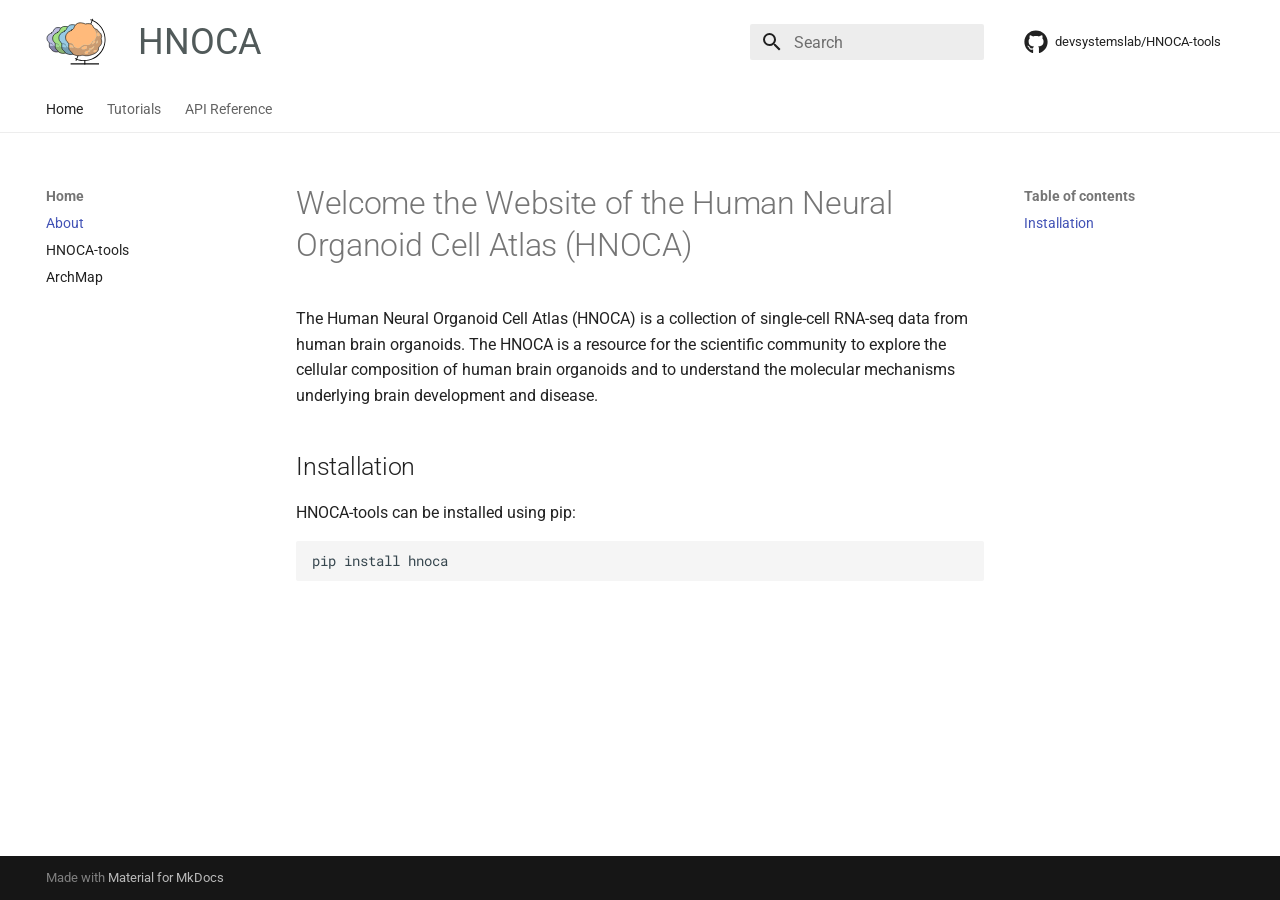
<file: index.html>
<!doctype html>
<html lang="en" class="no-js">
  <head>
    
      <meta charset="utf-8">
      <meta name="viewport" content="width=device-width,initial-scale=1">
      
      
      
      
      
        <link rel="next" href="quickstart/">
      
      
      <link rel="icon" href="assets/images/logo.png">
      <meta name="generator" content="mkdocs-1.6.0, mkdocs-material-9.5.27">
    
    
      
        <title>About - HNOCA</title>
      
    
    
      <link rel="stylesheet" href="assets/stylesheets/main.6543a935.min.css">
      
        
        <link rel="stylesheet" href="assets/stylesheets/palette.06af60db.min.css">
      
      


    
    
      
    
    
      
        
        
        <link rel="preconnect" href="https://fonts.gstatic.com" crossorigin>
        <link rel="stylesheet" href="https://fonts.googleapis.com/css?family=Roboto:300,300i,400,400i,700,700i%7CRoboto+Mono:400,400i,700,700i&display=fallback">
        <style>:root{--md-text-font:"Roboto";--md-code-font:"Roboto Mono"}</style>
      
    
    
      <link rel="stylesheet" href="assets/_mkdocstrings.css">
    
      <link rel="stylesheet" href="stylesheets/extra.css">
    
      <link rel="stylesheet" href="css/ansi-colours.css">
    
    <script>__md_scope=new URL(".",location),__md_hash=e=>[...e].reduce((e,_)=>(e<<5)-e+_.charCodeAt(0),0),__md_get=(e,_=localStorage,t=__md_scope)=>JSON.parse(_.getItem(t.pathname+"."+e)),__md_set=(e,_,t=localStorage,a=__md_scope)=>{try{t.setItem(a.pathname+"."+e,JSON.stringify(_))}catch(e){}}</script>
    
      

    
    
    
  </head>
  
  
    
    
    
    
    
    <body dir="ltr" data-md-color-scheme="default" data-md-color-primary="white" data-md-color-accent="orange">
  
    
    <input class="md-toggle" data-md-toggle="drawer" type="checkbox" id="__drawer" autocomplete="off">
    <input class="md-toggle" data-md-toggle="search" type="checkbox" id="__search" autocomplete="off">
    <label class="md-overlay" for="__drawer"></label>
    <div data-md-component="skip">
      
        
        <a href="#welcome-the-website-of-the-human-neural-organoid-cell-atlas-hnoca" class="md-skip">
          Skip to content
        </a>
      
    </div>
    <div data-md-component="announce">
      
    </div>
    
    
      

<header class="md-header" data-md-component="header">
  <nav class="md-header__inner md-grid" aria-label="Header">
    <a href="." title="HNOCA" class="md-header__button md-logo" aria-label="HNOCA" data-md-component="logo">
      
  <img src="assets/images/logo.svg" alt="logo">

    </a>
    <label class="md-header__button md-icon" for="__drawer">
      
      <svg xmlns="http://www.w3.org/2000/svg" viewBox="0 0 24 24"><path d="M3 6h18v2H3V6m0 5h18v2H3v-2m0 5h18v2H3v-2Z"/></svg>
    </label>
    <div class="md-header__title" data-md-component="header-title">
      <div class="md-header__ellipsis">
        <div class="md-header__topic">
          <span class="md-ellipsis">
            HNOCA
          </span>
        </div>
        <div class="md-header__topic" data-md-component="header-topic">
          <span class="md-ellipsis">
            
              About
            
          </span>
        </div>
      </div>
    </div>
    
      
    
    
    
    
      <label class="md-header__button md-icon" for="__search">
        
        <svg xmlns="http://www.w3.org/2000/svg" viewBox="0 0 24 24"><path d="M9.5 3A6.5 6.5 0 0 1 16 9.5c0 1.61-.59 3.09-1.56 4.23l.27.27h.79l5 5-1.5 1.5-5-5v-.79l-.27-.27A6.516 6.516 0 0 1 9.5 16 6.5 6.5 0 0 1 3 9.5 6.5 6.5 0 0 1 9.5 3m0 2C7 5 5 7 5 9.5S7 14 9.5 14 14 12 14 9.5 12 5 9.5 5Z"/></svg>
      </label>
      <div class="md-search" data-md-component="search" role="dialog">
  <label class="md-search__overlay" for="__search"></label>
  <div class="md-search__inner" role="search">
    <form class="md-search__form" name="search">
      <input type="text" class="md-search__input" name="query" aria-label="Search" placeholder="Search" autocapitalize="off" autocorrect="off" autocomplete="off" spellcheck="false" data-md-component="search-query" required>
      <label class="md-search__icon md-icon" for="__search">
        
        <svg xmlns="http://www.w3.org/2000/svg" viewBox="0 0 24 24"><path d="M9.5 3A6.5 6.5 0 0 1 16 9.5c0 1.61-.59 3.09-1.56 4.23l.27.27h.79l5 5-1.5 1.5-5-5v-.79l-.27-.27A6.516 6.516 0 0 1 9.5 16 6.5 6.5 0 0 1 3 9.5 6.5 6.5 0 0 1 9.5 3m0 2C7 5 5 7 5 9.5S7 14 9.5 14 14 12 14 9.5 12 5 9.5 5Z"/></svg>
        
        <svg xmlns="http://www.w3.org/2000/svg" viewBox="0 0 24 24"><path d="M20 11v2H8l5.5 5.5-1.42 1.42L4.16 12l7.92-7.92L13.5 5.5 8 11h12Z"/></svg>
      </label>
      <nav class="md-search__options" aria-label="Search">
        
        <button type="reset" class="md-search__icon md-icon" title="Clear" aria-label="Clear" tabindex="-1">
          
          <svg xmlns="http://www.w3.org/2000/svg" viewBox="0 0 24 24"><path d="M19 6.41 17.59 5 12 10.59 6.41 5 5 6.41 10.59 12 5 17.59 6.41 19 12 13.41 17.59 19 19 17.59 13.41 12 19 6.41Z"/></svg>
        </button>
      </nav>
      
    </form>
    <div class="md-search__output">
      <div class="md-search__scrollwrap" tabindex="0" data-md-scrollfix>
        <div class="md-search-result" data-md-component="search-result">
          <div class="md-search-result__meta">
            Initializing search
          </div>
          <ol class="md-search-result__list" role="presentation"></ol>
        </div>
      </div>
    </div>
  </div>
</div>
    
    
      <div class="md-header__source">
        <a href="https://github.com/devsystemslab/HNOCA-tools" title="Go to repository" class="md-source" data-md-component="source">
  <div class="md-source__icon md-icon">
    
    <svg xmlns="http://www.w3.org/2000/svg" viewBox="0 0 496 512"><!--! Font Awesome Free 6.5.2 by @fontawesome - https://fontawesome.com License - https://fontawesome.com/license/free (Icons: CC BY 4.0, Fonts: SIL OFL 1.1, Code: MIT License) Copyright 2024 Fonticons, Inc.--><path d="M165.9 397.4c0 2-2.3 3.6-5.2 3.6-3.3.3-5.6-1.3-5.6-3.6 0-2 2.3-3.6 5.2-3.6 3-.3 5.6 1.3 5.6 3.6zm-31.1-4.5c-.7 2 1.3 4.3 4.3 4.9 2.6 1 5.6 0 6.2-2s-1.3-4.3-4.3-5.2c-2.6-.7-5.5.3-6.2 2.3zm44.2-1.7c-2.9.7-4.9 2.6-4.6 4.9.3 2 2.9 3.3 5.9 2.6 2.9-.7 4.9-2.6 4.6-4.6-.3-1.9-3-3.2-5.9-2.9zM244.8 8C106.1 8 0 113.3 0 252c0 110.9 69.8 205.8 169.5 239.2 12.8 2.3 17.3-5.6 17.3-12.1 0-6.2-.3-40.4-.3-61.4 0 0-70 15-84.7-29.8 0 0-11.4-29.1-27.8-36.6 0 0-22.9-15.7 1.6-15.4 0 0 24.9 2 38.6 25.8 21.9 38.6 58.6 27.5 72.9 20.9 2.3-16 8.8-27.1 16-33.7-55.9-6.2-112.3-14.3-112.3-110.5 0-27.5 7.6-41.3 23.6-58.9-2.6-6.5-11.1-33.3 2.6-67.9 20.9-6.5 69 27 69 27 20-5.6 41.5-8.5 62.8-8.5s42.8 2.9 62.8 8.5c0 0 48.1-33.6 69-27 13.7 34.7 5.2 61.4 2.6 67.9 16 17.7 25.8 31.5 25.8 58.9 0 96.5-58.9 104.2-114.8 110.5 9.2 7.9 17 22.9 17 46.4 0 33.7-.3 75.4-.3 83.6 0 6.5 4.6 14.4 17.3 12.1C428.2 457.8 496 362.9 496 252 496 113.3 383.5 8 244.8 8zM97.2 352.9c-1.3 1-1 3.3.7 5.2 1.6 1.6 3.9 2.3 5.2 1 1.3-1 1-3.3-.7-5.2-1.6-1.6-3.9-2.3-5.2-1zm-10.8-8.1c-.7 1.3.3 2.9 2.3 3.9 1.6 1 3.6.7 4.3-.7.7-1.3-.3-2.9-2.3-3.9-2-.6-3.6-.3-4.3.7zm32.4 35.6c-1.6 1.3-1 4.3 1.3 6.2 2.3 2.3 5.2 2.6 6.5 1 1.3-1.3.7-4.3-1.3-6.2-2.2-2.3-5.2-2.6-6.5-1zm-11.4-14.7c-1.6 1-1.6 3.6 0 5.9 1.6 2.3 4.3 3.3 5.6 2.3 1.6-1.3 1.6-3.9 0-6.2-1.4-2.3-4-3.3-5.6-2z"/></svg>
  </div>
  <div class="md-source__repository">
    devsystemslab/HNOCA-tools
  </div>
</a>
      </div>
    
  </nav>
  
</header>
    
    <div class="md-container" data-md-component="container">
      
      
        
          
            
<nav class="md-tabs" aria-label="Tabs" data-md-component="tabs">
  <div class="md-grid">
    <ul class="md-tabs__list">
      
        
  
  
    
  
  
    
    
      <li class="md-tabs__item md-tabs__item--active">
        <a href="." class="md-tabs__link">
          
  
  Home

        </a>
      </li>
    
  

      
        
  
  
  
    
    
      <li class="md-tabs__item">
        <a href="vignettes/get_started/" class="md-tabs__link">
          
  
  Tutorials

        </a>
      </li>
    
  

      
        
  
  
  
    
    
      
  
  
  
    
    
      <li class="md-tabs__item">
        <a href="api/map/AtlasMapper/" class="md-tabs__link">
          
  
  API Reference

        </a>
      </li>
    
  

    
  

      
    </ul>
  </div>
</nav>
          
        
      
      <main class="md-main" data-md-component="main">
        <div class="md-main__inner md-grid">
          
            
              
              <div class="md-sidebar md-sidebar--primary" data-md-component="sidebar" data-md-type="navigation" >
                <div class="md-sidebar__scrollwrap">
                  <div class="md-sidebar__inner">
                    


  


<nav class="md-nav md-nav--primary md-nav--lifted" aria-label="Navigation" data-md-level="0">
  <label class="md-nav__title" for="__drawer">
    <a href="." title="HNOCA" class="md-nav__button md-logo" aria-label="HNOCA" data-md-component="logo">
      
  <img src="assets/images/logo.svg" alt="logo">

    </a>
    HNOCA
  </label>
  
    <div class="md-nav__source">
      <a href="https://github.com/devsystemslab/HNOCA-tools" title="Go to repository" class="md-source" data-md-component="source">
  <div class="md-source__icon md-icon">
    
    <svg xmlns="http://www.w3.org/2000/svg" viewBox="0 0 496 512"><!--! Font Awesome Free 6.5.2 by @fontawesome - https://fontawesome.com License - https://fontawesome.com/license/free (Icons: CC BY 4.0, Fonts: SIL OFL 1.1, Code: MIT License) Copyright 2024 Fonticons, Inc.--><path d="M165.9 397.4c0 2-2.3 3.6-5.2 3.6-3.3.3-5.6-1.3-5.6-3.6 0-2 2.3-3.6 5.2-3.6 3-.3 5.6 1.3 5.6 3.6zm-31.1-4.5c-.7 2 1.3 4.3 4.3 4.9 2.6 1 5.6 0 6.2-2s-1.3-4.3-4.3-5.2c-2.6-.7-5.5.3-6.2 2.3zm44.2-1.7c-2.9.7-4.9 2.6-4.6 4.9.3 2 2.9 3.3 5.9 2.6 2.9-.7 4.9-2.6 4.6-4.6-.3-1.9-3-3.2-5.9-2.9zM244.8 8C106.1 8 0 113.3 0 252c0 110.9 69.8 205.8 169.5 239.2 12.8 2.3 17.3-5.6 17.3-12.1 0-6.2-.3-40.4-.3-61.4 0 0-70 15-84.7-29.8 0 0-11.4-29.1-27.8-36.6 0 0-22.9-15.7 1.6-15.4 0 0 24.9 2 38.6 25.8 21.9 38.6 58.6 27.5 72.9 20.9 2.3-16 8.8-27.1 16-33.7-55.9-6.2-112.3-14.3-112.3-110.5 0-27.5 7.6-41.3 23.6-58.9-2.6-6.5-11.1-33.3 2.6-67.9 20.9-6.5 69 27 69 27 20-5.6 41.5-8.5 62.8-8.5s42.8 2.9 62.8 8.5c0 0 48.1-33.6 69-27 13.7 34.7 5.2 61.4 2.6 67.9 16 17.7 25.8 31.5 25.8 58.9 0 96.5-58.9 104.2-114.8 110.5 9.2 7.9 17 22.9 17 46.4 0 33.7-.3 75.4-.3 83.6 0 6.5 4.6 14.4 17.3 12.1C428.2 457.8 496 362.9 496 252 496 113.3 383.5 8 244.8 8zM97.2 352.9c-1.3 1-1 3.3.7 5.2 1.6 1.6 3.9 2.3 5.2 1 1.3-1 1-3.3-.7-5.2-1.6-1.6-3.9-2.3-5.2-1zm-10.8-8.1c-.7 1.3.3 2.9 2.3 3.9 1.6 1 3.6.7 4.3-.7.7-1.3-.3-2.9-2.3-3.9-2-.6-3.6-.3-4.3.7zm32.4 35.6c-1.6 1.3-1 4.3 1.3 6.2 2.3 2.3 5.2 2.6 6.5 1 1.3-1.3.7-4.3-1.3-6.2-2.2-2.3-5.2-2.6-6.5-1zm-11.4-14.7c-1.6 1-1.6 3.6 0 5.9 1.6 2.3 4.3 3.3 5.6 2.3 1.6-1.3 1.6-3.9 0-6.2-1.4-2.3-4-3.3-5.6-2z"/></svg>
  </div>
  <div class="md-source__repository">
    devsystemslab/HNOCA-tools
  </div>
</a>
    </div>
  
  <ul class="md-nav__list" data-md-scrollfix>
    
      
      
  
  
    
  
  
  
    
    
    
      
        
        
      
      
    
    
    <li class="md-nav__item md-nav__item--active md-nav__item--section md-nav__item--nested">
      
        
        
        <input class="md-nav__toggle md-toggle " type="checkbox" id="__nav_1" checked>
        
          
          <label class="md-nav__link" for="__nav_1" id="__nav_1_label" tabindex="">
            
  
  <span class="md-ellipsis">
    Home
  </span>
  

            <span class="md-nav__icon md-icon"></span>
          </label>
        
        <nav class="md-nav" data-md-level="1" aria-labelledby="__nav_1_label" aria-expanded="true">
          <label class="md-nav__title" for="__nav_1">
            <span class="md-nav__icon md-icon"></span>
            Home
          </label>
          <ul class="md-nav__list" data-md-scrollfix>
            
              
                
  
  
    
  
  
  
    <li class="md-nav__item md-nav__item--active">
      
      <input class="md-nav__toggle md-toggle" type="checkbox" id="__toc">
      
      
        
      
      
        <label class="md-nav__link md-nav__link--active" for="__toc">
          
  
  <span class="md-ellipsis">
    About
  </span>
  

          <span class="md-nav__icon md-icon"></span>
        </label>
      
      <a href="." class="md-nav__link md-nav__link--active">
        
  
  <span class="md-ellipsis">
    About
  </span>
  

      </a>
      
        

<nav class="md-nav md-nav--secondary" aria-label="Table of contents">
  
  
  
    
  
  
    <label class="md-nav__title" for="__toc">
      <span class="md-nav__icon md-icon"></span>
      Table of contents
    </label>
    <ul class="md-nav__list" data-md-component="toc" data-md-scrollfix>
      
        <li class="md-nav__item">
  <a href="#installation" class="md-nav__link">
    <span class="md-ellipsis">
      Installation
    </span>
  </a>
  
</li>
      
    </ul>
  
</nav>
      
    </li>
  

              
            
              
                
  
  
  
  
    <li class="md-nav__item">
      <a href="quickstart/" class="md-nav__link">
        
  
  <span class="md-ellipsis">
    HNOCA-tools
  </span>
  

      </a>
    </li>
  

              
            
              
                
  
  
  
  
    <li class="md-nav__item">
      <a href="archmap/" class="md-nav__link">
        
  
  <span class="md-ellipsis">
    ArchMap
  </span>
  

      </a>
    </li>
  

              
            
          </ul>
        </nav>
      
    </li>
  

    
      
      
  
  
  
  
    
    
    
      
      
    
    
    <li class="md-nav__item md-nav__item--nested">
      
        
        
        <input class="md-nav__toggle md-toggle " type="checkbox" id="__nav_2" >
        
          
          <label class="md-nav__link" for="__nav_2" id="__nav_2_label" tabindex="0">
            
  
  <span class="md-ellipsis">
    Tutorials
  </span>
  

            <span class="md-nav__icon md-icon"></span>
          </label>
        
        <nav class="md-nav" data-md-level="1" aria-labelledby="__nav_2_label" aria-expanded="false">
          <label class="md-nav__title" for="__nav_2">
            <span class="md-nav__icon md-icon"></span>
            Tutorials
          </label>
          <ul class="md-nav__list" data-md-scrollfix>
            
              
                
  
  
  
  
    <li class="md-nav__item">
      <a href="vignettes/get_started/" class="md-nav__link">
        
  
  <span class="md-ellipsis">
    Get started
  </span>
  

      </a>
    </li>
  

              
            
              
                
  
  
  
  
    <li class="md-nav__item">
      <a href="vignettes/exploration/" class="md-nav__link">
        
  
  <span class="md-ellipsis">
    HNOCA exploration and mapping
  </span>
  

      </a>
    </li>
  

              
            
              
                
  
  
  
  
    <li class="md-nav__item">
      <a href="vignettes/annotation/" class="md-nav__link">
        
  
  <span class="md-ellipsis">
    Annotation
  </span>
  

      </a>
    </li>
  

              
            
              
                
  
  
  
  
    <li class="md-nav__item">
      <a href="vignettes/atlas_mapping/" class="md-nav__link">
        
  
  <span class="md-ellipsis">
    Mapping to the HNOCA
  </span>
  

      </a>
    </li>
  

              
            
              
                
  
  
  
  
    <li class="md-nav__item">
      <a href="vignettes/reference_mapping/" class="md-nav__link">
        
  
  <span class="md-ellipsis">
    Primary reference mapping
  </span>
  

      </a>
    </li>
  

              
            
          </ul>
        </nav>
      
    </li>
  

    
      
      
  
  
  
  
    
    
    
      
      
    
    
    <li class="md-nav__item md-nav__item--nested">
      
        
        
        <input class="md-nav__toggle md-toggle " type="checkbox" id="__nav_3" >
        
          
          <label class="md-nav__link" for="__nav_3" id="__nav_3_label" tabindex="0">
            
  
  <span class="md-ellipsis">
    API Reference
  </span>
  

            <span class="md-nav__icon md-icon"></span>
          </label>
        
        <nav class="md-nav" data-md-level="1" aria-labelledby="__nav_3_label" aria-expanded="false">
          <label class="md-nav__title" for="__nav_3">
            <span class="md-nav__icon md-icon"></span>
            API Reference
          </label>
          <ul class="md-nav__list" data-md-scrollfix>
            
              
                
  
  
  
  
    
    
    
      
      
    
    
    <li class="md-nav__item md-nav__item--nested">
      
        
        
        <input class="md-nav__toggle md-toggle " type="checkbox" id="__nav_3_1" >
        
          
          <label class="md-nav__link" for="__nav_3_1" id="__nav_3_1_label" tabindex="0">
            
  
  <span class="md-ellipsis">
    map
  </span>
  

            <span class="md-nav__icon md-icon"></span>
          </label>
        
        <nav class="md-nav" data-md-level="2" aria-labelledby="__nav_3_1_label" aria-expanded="false">
          <label class="md-nav__title" for="__nav_3_1">
            <span class="md-nav__icon md-icon"></span>
            map
          </label>
          <ul class="md-nav__list" data-md-scrollfix>
            
              
                
  
  
  
  
    <li class="md-nav__item">
      <a href="api/map/AtlasMapper/" class="md-nav__link">
        
  
  <span class="md-ellipsis">
    AtlasMapper
  </span>
  

      </a>
    </li>
  

              
            
          </ul>
        </nav>
      
    </li>
  

              
            
              
                
  
  
  
  
    
    
    
      
      
    
    
    <li class="md-nav__item md-nav__item--nested">
      
        
        
        <input class="md-nav__toggle md-toggle " type="checkbox" id="__nav_3_2" >
        
          
          <label class="md-nav__link" for="__nav_3_2" id="__nav_3_2_label" tabindex="0">
            
  
  <span class="md-ellipsis">
    snapseed
  </span>
  

            <span class="md-nav__icon md-icon"></span>
          </label>
        
        <nav class="md-nav" data-md-level="2" aria-labelledby="__nav_3_2_label" aria-expanded="false">
          <label class="md-nav__title" for="__nav_3_2">
            <span class="md-nav__icon md-icon"></span>
            snapseed
          </label>
          <ul class="md-nav__list" data-md-scrollfix>
            
              
                
  
  
  
  
    <li class="md-nav__item">
      <a href="api/snapseed/annotate/" class="md-nav__link">
        
  
  <span class="md-ellipsis">
    annotate
  </span>
  

      </a>
    </li>
  

              
            
              
                
  
  
  
  
    <li class="md-nav__item">
      <a href="api/snapseed/annotate_hierarchy/" class="md-nav__link">
        
  
  <span class="md-ellipsis">
    annotate_hierarchy
  </span>
  

      </a>
    </li>
  

              
            
              
                
  
  
  
  
    <li class="md-nav__item">
      <a href="api/snapseed/find_markers/" class="md-nav__link">
        
  
  <span class="md-ellipsis">
    find_markers
  </span>
  

      </a>
    </li>
  

              
            
          </ul>
        </nav>
      
    </li>
  

              
            
              
                
  
  
  
  
    
    
    
      
      
    
    
    <li class="md-nav__item md-nav__item--nested">
      
        
        
        <input class="md-nav__toggle md-toggle " type="checkbox" id="__nav_3_3" >
        
          
          <label class="md-nav__link" for="__nav_3_3" id="__nav_3_3_label" tabindex="0">
            
  
  <span class="md-ellipsis">
    stats
  </span>
  

            <span class="md-nav__icon md-icon"></span>
          </label>
        
        <nav class="md-nav" data-md-level="2" aria-labelledby="__nav_3_3_label" aria-expanded="false">
          <label class="md-nav__title" for="__nav_3_3">
            <span class="md-nav__icon md-icon"></span>
            stats
          </label>
          <ul class="md-nav__list" data-md-scrollfix>
            
              
                
  
  
  
  
    <li class="md-nav__item">
      <a href="api/stats/test_de/" class="md-nav__link">
        
  
  <span class="md-ellipsis">
    test_de
  </span>
  

      </a>
    </li>
  

              
            
              
                
  
  
  
  
    <li class="md-nav__item">
      <a href="api/stats/test_de_paired/" class="md-nav__link">
        
  
  <span class="md-ellipsis">
    test_de_paired
  </span>
  

      </a>
    </li>
  

              
            
              
                
  
  
  
  
    <li class="md-nav__item">
      <a href="api/stats/create_pseudobulk/" class="md-nav__link">
        
  
  <span class="md-ellipsis">
    create_pseudobulk
  </span>
  

      </a>
    </li>
  

              
            
          </ul>
        </nav>
      
    </li>
  

              
            
              
                
  
  
  
  
    
    
    
      
      
    
    
    <li class="md-nav__item md-nav__item--nested">
      
        
        
        <input class="md-nav__toggle md-toggle " type="checkbox" id="__nav_3_4" >
        
          
          <label class="md-nav__link" for="__nav_3_4" id="__nav_3_4_label" tabindex="0">
            
  
  <span class="md-ellipsis">
    utils
  </span>
  

            <span class="md-nav__icon md-icon"></span>
          </label>
        
        <nav class="md-nav" data-md-level="2" aria-labelledby="__nav_3_4_label" aria-expanded="false">
          <label class="md-nav__title" for="__nav_3_4">
            <span class="md-nav__icon md-icon"></span>
            utils
          </label>
          <ul class="md-nav__list" data-md-scrollfix>
            
              
                
  
  
  
  
    <li class="md-nav__item">
      <a href="api/utils/compute_glycolysis_score/" class="md-nav__link">
        
  
  <span class="md-ellipsis">
    compute_glycolysis_score
  </span>
  

      </a>
    </li>
  

              
            
          </ul>
        </nav>
      
    </li>
  

              
            
          </ul>
        </nav>
      
    </li>
  

    
  </ul>
</nav>
                  </div>
                </div>
              </div>
            
            
              
              <div class="md-sidebar md-sidebar--secondary" data-md-component="sidebar" data-md-type="toc" >
                <div class="md-sidebar__scrollwrap">
                  <div class="md-sidebar__inner">
                    

<nav class="md-nav md-nav--secondary" aria-label="Table of contents">
  
  
  
    
  
  
    <label class="md-nav__title" for="__toc">
      <span class="md-nav__icon md-icon"></span>
      Table of contents
    </label>
    <ul class="md-nav__list" data-md-component="toc" data-md-scrollfix>
      
        <li class="md-nav__item">
  <a href="#installation" class="md-nav__link">
    <span class="md-ellipsis">
      Installation
    </span>
  </a>
  
</li>
      
    </ul>
  
</nav>
                  </div>
                </div>
              </div>
            
          
          
            <div class="md-content" data-md-component="content">
              <article class="md-content__inner md-typeset">
                
                  

  
  


<h1 id="welcome-the-website-of-the-human-neural-organoid-cell-atlas-hnoca">Welcome the Website of the Human Neural Organoid Cell Atlas (HNOCA)</h1>
<p>The Human Neural Organoid Cell Atlas (HNOCA) is a collection of single-cell RNA-seq data from human brain organoids. The HNOCA is a resource for the scientific community to explore the cellular composition of human brain organoids and to understand the molecular mechanisms underlying brain development and disease.</p>
<h2 id="installation">Installation</h2>
<p>HNOCA-tools can be installed using pip:</p>
<div class="highlight"><pre><span></span><code>pip<span class="w"> </span>install<span class="w"> </span>hnoca
</code></pre></div>












                
              </article>
            </div>
          
          
<script>var target=document.getElementById(location.hash.slice(1));target&&target.name&&(target.checked=target.name.startsWith("__tabbed_"))</script>
        </div>
        
      </main>
      
        <footer class="md-footer">
  
  <div class="md-footer-meta md-typeset">
    <div class="md-footer-meta__inner md-grid">
      <div class="md-copyright">
  
  
    Made with
    <a href="https://squidfunk.github.io/mkdocs-material/" target="_blank" rel="noopener">
      Material for MkDocs
    </a>
  
</div>
      
    </div>
  </div>
</footer>
      
    </div>
    <div class="md-dialog" data-md-component="dialog">
      <div class="md-dialog__inner md-typeset"></div>
    </div>
    
    
    <script id="__config" type="application/json">{"base": ".", "features": ["navigation.tabs"], "search": "assets/javascripts/workers/search.b8dbb3d2.min.js", "translations": {"clipboard.copied": "Copied to clipboard", "clipboard.copy": "Copy to clipboard", "search.result.more.one": "1 more on this page", "search.result.more.other": "# more on this page", "search.result.none": "No matching documents", "search.result.one": "1 matching document", "search.result.other": "# matching documents", "search.result.placeholder": "Type to start searching", "search.result.term.missing": "Missing", "select.version": "Select version"}}</script>
    
    
      <script src="assets/javascripts/bundle.ad660dcc.min.js"></script>
      
    
  </body>
</html>
</file>
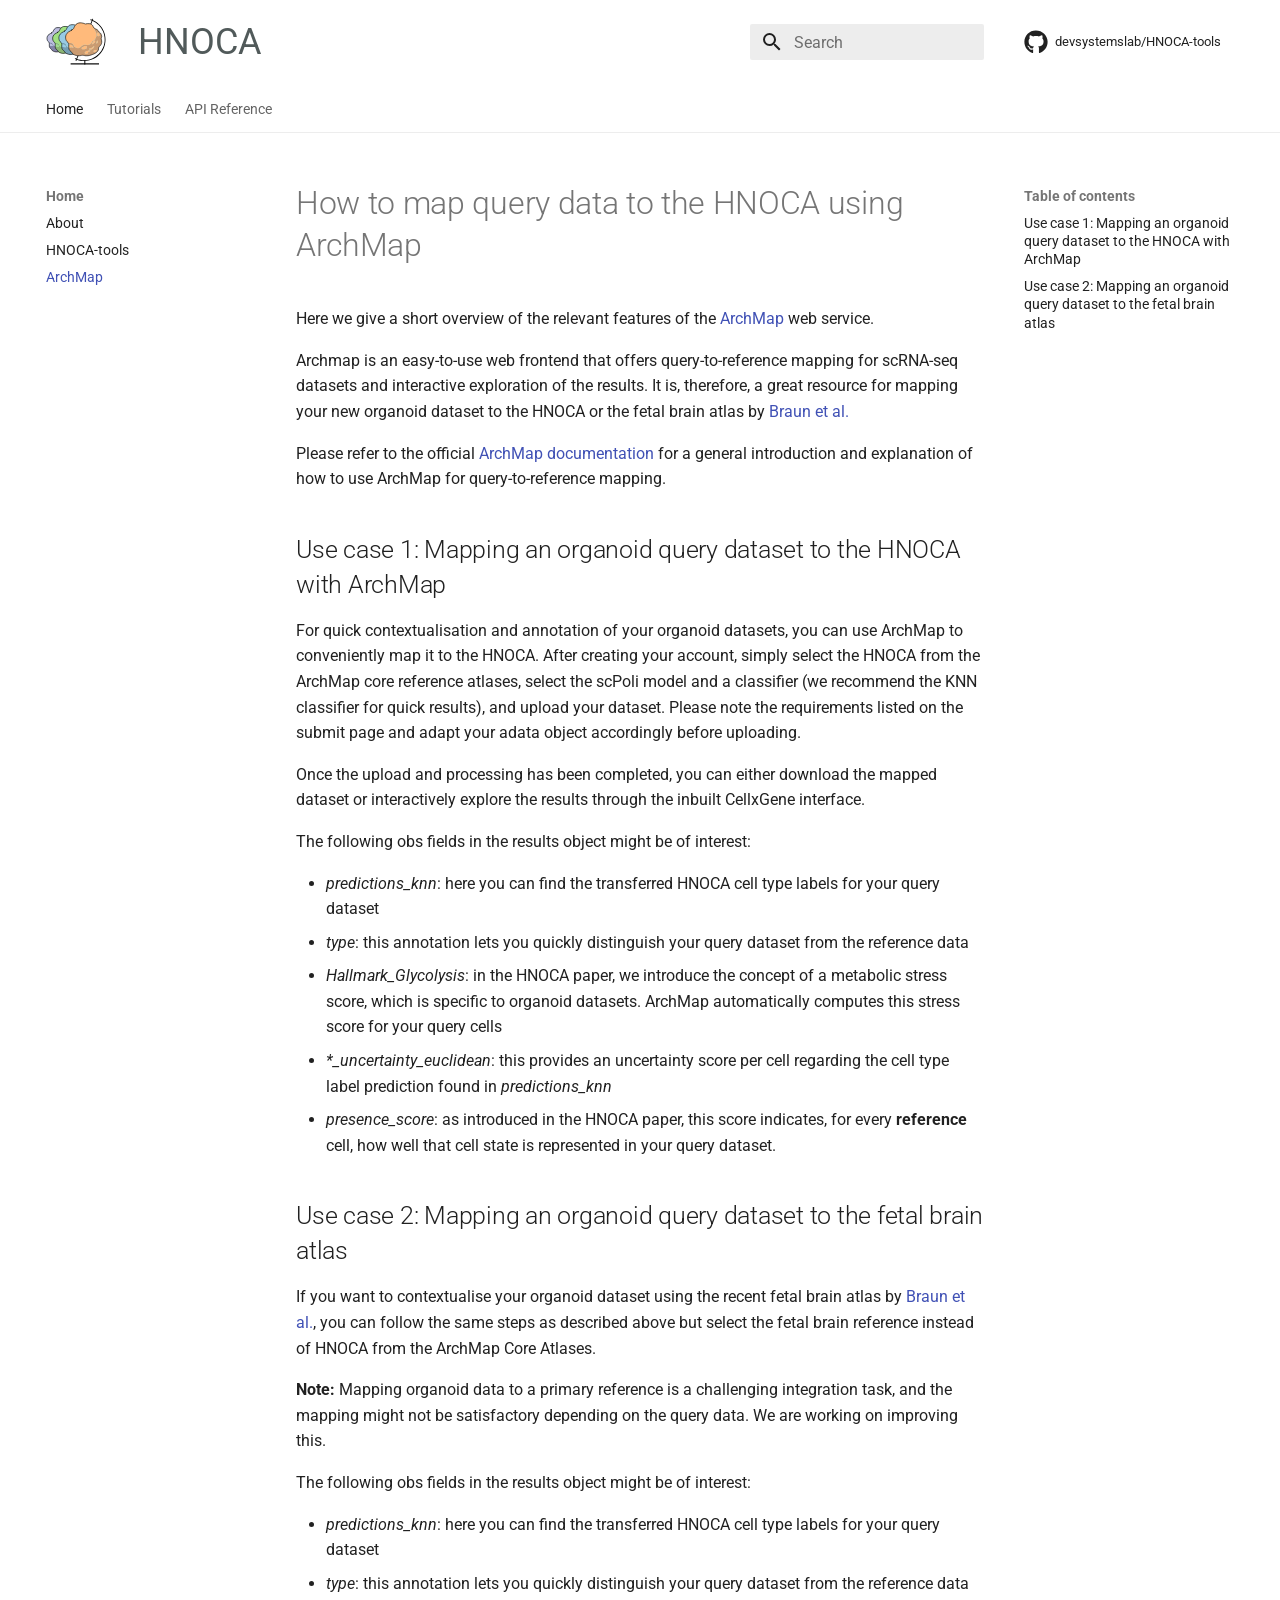
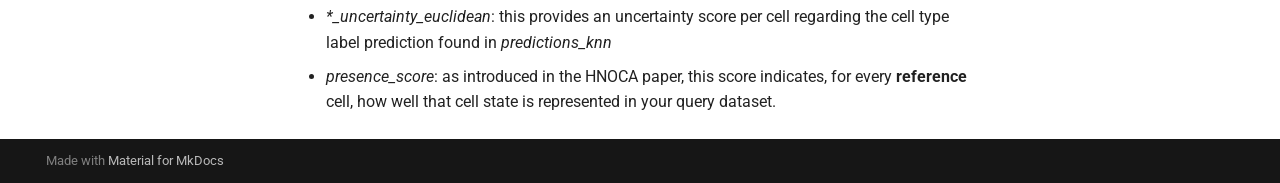
<file: archmap/index.html>
<!doctype html>
<html lang="en" class="no-js">
  <head>
    
      <meta charset="utf-8">
      <meta name="viewport" content="width=device-width,initial-scale=1">
      
      
      
      
        <link rel="prev" href="../quickstart/">
      
      
        <link rel="next" href="../vignettes/get_started/">
      
      
      <link rel="icon" href="../assets/images/logo.png">
      <meta name="generator" content="mkdocs-1.6.0, mkdocs-material-9.5.27">
    
    
      
        <title>ArchMap - HNOCA</title>
      
    
    
      <link rel="stylesheet" href="../assets/stylesheets/main.6543a935.min.css">
      
        
        <link rel="stylesheet" href="../assets/stylesheets/palette.06af60db.min.css">
      
      


    
    
      
    
    
      
        
        
        <link rel="preconnect" href="https://fonts.gstatic.com" crossorigin>
        <link rel="stylesheet" href="https://fonts.googleapis.com/css?family=Roboto:300,300i,400,400i,700,700i%7CRoboto+Mono:400,400i,700,700i&display=fallback">
        <style>:root{--md-text-font:"Roboto";--md-code-font:"Roboto Mono"}</style>
      
    
    
      <link rel="stylesheet" href="../assets/_mkdocstrings.css">
    
      <link rel="stylesheet" href="../stylesheets/extra.css">
    
      <link rel="stylesheet" href="../css/ansi-colours.css">
    
    <script>__md_scope=new URL("..",location),__md_hash=e=>[...e].reduce((e,_)=>(e<<5)-e+_.charCodeAt(0),0),__md_get=(e,_=localStorage,t=__md_scope)=>JSON.parse(_.getItem(t.pathname+"."+e)),__md_set=(e,_,t=localStorage,a=__md_scope)=>{try{t.setItem(a.pathname+"."+e,JSON.stringify(_))}catch(e){}}</script>
    
      

    
    
    
  </head>
  
  
    
    
    
    
    
    <body dir="ltr" data-md-color-scheme="default" data-md-color-primary="white" data-md-color-accent="orange">
  
    
    <input class="md-toggle" data-md-toggle="drawer" type="checkbox" id="__drawer" autocomplete="off">
    <input class="md-toggle" data-md-toggle="search" type="checkbox" id="__search" autocomplete="off">
    <label class="md-overlay" for="__drawer"></label>
    <div data-md-component="skip">
      
        
        <a href="#how-to-map-query-data-to-the-hnoca-using-archmap" class="md-skip">
          Skip to content
        </a>
      
    </div>
    <div data-md-component="announce">
      
    </div>
    
    
      

<header class="md-header" data-md-component="header">
  <nav class="md-header__inner md-grid" aria-label="Header">
    <a href=".." title="HNOCA" class="md-header__button md-logo" aria-label="HNOCA" data-md-component="logo">
      
  <img src="../assets/images/logo.svg" alt="logo">

    </a>
    <label class="md-header__button md-icon" for="__drawer">
      
      <svg xmlns="http://www.w3.org/2000/svg" viewBox="0 0 24 24"><path d="M3 6h18v2H3V6m0 5h18v2H3v-2m0 5h18v2H3v-2Z"/></svg>
    </label>
    <div class="md-header__title" data-md-component="header-title">
      <div class="md-header__ellipsis">
        <div class="md-header__topic">
          <span class="md-ellipsis">
            HNOCA
          </span>
        </div>
        <div class="md-header__topic" data-md-component="header-topic">
          <span class="md-ellipsis">
            
              ArchMap
            
          </span>
        </div>
      </div>
    </div>
    
      
    
    
    
    
      <label class="md-header__button md-icon" for="__search">
        
        <svg xmlns="http://www.w3.org/2000/svg" viewBox="0 0 24 24"><path d="M9.5 3A6.5 6.5 0 0 1 16 9.5c0 1.61-.59 3.09-1.56 4.23l.27.27h.79l5 5-1.5 1.5-5-5v-.79l-.27-.27A6.516 6.516 0 0 1 9.5 16 6.5 6.5 0 0 1 3 9.5 6.5 6.5 0 0 1 9.5 3m0 2C7 5 5 7 5 9.5S7 14 9.5 14 14 12 14 9.5 12 5 9.5 5Z"/></svg>
      </label>
      <div class="md-search" data-md-component="search" role="dialog">
  <label class="md-search__overlay" for="__search"></label>
  <div class="md-search__inner" role="search">
    <form class="md-search__form" name="search">
      <input type="text" class="md-search__input" name="query" aria-label="Search" placeholder="Search" autocapitalize="off" autocorrect="off" autocomplete="off" spellcheck="false" data-md-component="search-query" required>
      <label class="md-search__icon md-icon" for="__search">
        
        <svg xmlns="http://www.w3.org/2000/svg" viewBox="0 0 24 24"><path d="M9.5 3A6.5 6.5 0 0 1 16 9.5c0 1.61-.59 3.09-1.56 4.23l.27.27h.79l5 5-1.5 1.5-5-5v-.79l-.27-.27A6.516 6.516 0 0 1 9.5 16 6.5 6.5 0 0 1 3 9.5 6.5 6.5 0 0 1 9.5 3m0 2C7 5 5 7 5 9.5S7 14 9.5 14 14 12 14 9.5 12 5 9.5 5Z"/></svg>
        
        <svg xmlns="http://www.w3.org/2000/svg" viewBox="0 0 24 24"><path d="M20 11v2H8l5.5 5.5-1.42 1.42L4.16 12l7.92-7.92L13.5 5.5 8 11h12Z"/></svg>
      </label>
      <nav class="md-search__options" aria-label="Search">
        
        <button type="reset" class="md-search__icon md-icon" title="Clear" aria-label="Clear" tabindex="-1">
          
          <svg xmlns="http://www.w3.org/2000/svg" viewBox="0 0 24 24"><path d="M19 6.41 17.59 5 12 10.59 6.41 5 5 6.41 10.59 12 5 17.59 6.41 19 12 13.41 17.59 19 19 17.59 13.41 12 19 6.41Z"/></svg>
        </button>
      </nav>
      
    </form>
    <div class="md-search__output">
      <div class="md-search__scrollwrap" tabindex="0" data-md-scrollfix>
        <div class="md-search-result" data-md-component="search-result">
          <div class="md-search-result__meta">
            Initializing search
          </div>
          <ol class="md-search-result__list" role="presentation"></ol>
        </div>
      </div>
    </div>
  </div>
</div>
    
    
      <div class="md-header__source">
        <a href="https://github.com/devsystemslab/HNOCA-tools" title="Go to repository" class="md-source" data-md-component="source">
  <div class="md-source__icon md-icon">
    
    <svg xmlns="http://www.w3.org/2000/svg" viewBox="0 0 496 512"><!--! Font Awesome Free 6.5.2 by @fontawesome - https://fontawesome.com License - https://fontawesome.com/license/free (Icons: CC BY 4.0, Fonts: SIL OFL 1.1, Code: MIT License) Copyright 2024 Fonticons, Inc.--><path d="M165.9 397.4c0 2-2.3 3.6-5.2 3.6-3.3.3-5.6-1.3-5.6-3.6 0-2 2.3-3.6 5.2-3.6 3-.3 5.6 1.3 5.6 3.6zm-31.1-4.5c-.7 2 1.3 4.3 4.3 4.9 2.6 1 5.6 0 6.2-2s-1.3-4.3-4.3-5.2c-2.6-.7-5.5.3-6.2 2.3zm44.2-1.7c-2.9.7-4.9 2.6-4.6 4.9.3 2 2.9 3.3 5.9 2.6 2.9-.7 4.9-2.6 4.6-4.6-.3-1.9-3-3.2-5.9-2.9zM244.8 8C106.1 8 0 113.3 0 252c0 110.9 69.8 205.8 169.5 239.2 12.8 2.3 17.3-5.6 17.3-12.1 0-6.2-.3-40.4-.3-61.4 0 0-70 15-84.7-29.8 0 0-11.4-29.1-27.8-36.6 0 0-22.9-15.7 1.6-15.4 0 0 24.9 2 38.6 25.8 21.9 38.6 58.6 27.5 72.9 20.9 2.3-16 8.8-27.1 16-33.7-55.9-6.2-112.3-14.3-112.3-110.5 0-27.5 7.6-41.3 23.6-58.9-2.6-6.5-11.1-33.3 2.6-67.9 20.9-6.5 69 27 69 27 20-5.6 41.5-8.5 62.8-8.5s42.8 2.9 62.8 8.5c0 0 48.1-33.6 69-27 13.7 34.7 5.2 61.4 2.6 67.9 16 17.7 25.8 31.5 25.8 58.9 0 96.5-58.9 104.2-114.8 110.5 9.2 7.9 17 22.9 17 46.4 0 33.7-.3 75.4-.3 83.6 0 6.5 4.6 14.4 17.3 12.1C428.2 457.8 496 362.9 496 252 496 113.3 383.5 8 244.8 8zM97.2 352.9c-1.3 1-1 3.3.7 5.2 1.6 1.6 3.9 2.3 5.2 1 1.3-1 1-3.3-.7-5.2-1.6-1.6-3.9-2.3-5.2-1zm-10.8-8.1c-.7 1.3.3 2.9 2.3 3.9 1.6 1 3.6.7 4.3-.7.7-1.3-.3-2.9-2.3-3.9-2-.6-3.6-.3-4.3.7zm32.4 35.6c-1.6 1.3-1 4.3 1.3 6.2 2.3 2.3 5.2 2.6 6.5 1 1.3-1.3.7-4.3-1.3-6.2-2.2-2.3-5.2-2.6-6.5-1zm-11.4-14.7c-1.6 1-1.6 3.6 0 5.9 1.6 2.3 4.3 3.3 5.6 2.3 1.6-1.3 1.6-3.9 0-6.2-1.4-2.3-4-3.3-5.6-2z"/></svg>
  </div>
  <div class="md-source__repository">
    devsystemslab/HNOCA-tools
  </div>
</a>
      </div>
    
  </nav>
  
</header>
    
    <div class="md-container" data-md-component="container">
      
      
        
          
            
<nav class="md-tabs" aria-label="Tabs" data-md-component="tabs">
  <div class="md-grid">
    <ul class="md-tabs__list">
      
        
  
  
    
  
  
    
    
      <li class="md-tabs__item md-tabs__item--active">
        <a href=".." class="md-tabs__link">
          
  
  Home

        </a>
      </li>
    
  

      
        
  
  
  
    
    
      <li class="md-tabs__item">
        <a href="../vignettes/get_started/" class="md-tabs__link">
          
  
  Tutorials

        </a>
      </li>
    
  

      
        
  
  
  
    
    
      
  
  
  
    
    
      <li class="md-tabs__item">
        <a href="../api/map/AtlasMapper/" class="md-tabs__link">
          
  
  API Reference

        </a>
      </li>
    
  

    
  

      
    </ul>
  </div>
</nav>
          
        
      
      <main class="md-main" data-md-component="main">
        <div class="md-main__inner md-grid">
          
            
              
              <div class="md-sidebar md-sidebar--primary" data-md-component="sidebar" data-md-type="navigation" >
                <div class="md-sidebar__scrollwrap">
                  <div class="md-sidebar__inner">
                    


  


<nav class="md-nav md-nav--primary md-nav--lifted" aria-label="Navigation" data-md-level="0">
  <label class="md-nav__title" for="__drawer">
    <a href=".." title="HNOCA" class="md-nav__button md-logo" aria-label="HNOCA" data-md-component="logo">
      
  <img src="../assets/images/logo.svg" alt="logo">

    </a>
    HNOCA
  </label>
  
    <div class="md-nav__source">
      <a href="https://github.com/devsystemslab/HNOCA-tools" title="Go to repository" class="md-source" data-md-component="source">
  <div class="md-source__icon md-icon">
    
    <svg xmlns="http://www.w3.org/2000/svg" viewBox="0 0 496 512"><!--! Font Awesome Free 6.5.2 by @fontawesome - https://fontawesome.com License - https://fontawesome.com/license/free (Icons: CC BY 4.0, Fonts: SIL OFL 1.1, Code: MIT License) Copyright 2024 Fonticons, Inc.--><path d="M165.9 397.4c0 2-2.3 3.6-5.2 3.6-3.3.3-5.6-1.3-5.6-3.6 0-2 2.3-3.6 5.2-3.6 3-.3 5.6 1.3 5.6 3.6zm-31.1-4.5c-.7 2 1.3 4.3 4.3 4.9 2.6 1 5.6 0 6.2-2s-1.3-4.3-4.3-5.2c-2.6-.7-5.5.3-6.2 2.3zm44.2-1.7c-2.9.7-4.9 2.6-4.6 4.9.3 2 2.9 3.3 5.9 2.6 2.9-.7 4.9-2.6 4.6-4.6-.3-1.9-3-3.2-5.9-2.9zM244.8 8C106.1 8 0 113.3 0 252c0 110.9 69.8 205.8 169.5 239.2 12.8 2.3 17.3-5.6 17.3-12.1 0-6.2-.3-40.4-.3-61.4 0 0-70 15-84.7-29.8 0 0-11.4-29.1-27.8-36.6 0 0-22.9-15.7 1.6-15.4 0 0 24.9 2 38.6 25.8 21.9 38.6 58.6 27.5 72.9 20.9 2.3-16 8.8-27.1 16-33.7-55.9-6.2-112.3-14.3-112.3-110.5 0-27.5 7.6-41.3 23.6-58.9-2.6-6.5-11.1-33.3 2.6-67.9 20.9-6.5 69 27 69 27 20-5.6 41.5-8.5 62.8-8.5s42.8 2.9 62.8 8.5c0 0 48.1-33.6 69-27 13.7 34.7 5.2 61.4 2.6 67.9 16 17.7 25.8 31.5 25.8 58.9 0 96.5-58.9 104.2-114.8 110.5 9.2 7.9 17 22.9 17 46.4 0 33.7-.3 75.4-.3 83.6 0 6.5 4.6 14.4 17.3 12.1C428.2 457.8 496 362.9 496 252 496 113.3 383.5 8 244.8 8zM97.2 352.9c-1.3 1-1 3.3.7 5.2 1.6 1.6 3.9 2.3 5.2 1 1.3-1 1-3.3-.7-5.2-1.6-1.6-3.9-2.3-5.2-1zm-10.8-8.1c-.7 1.3.3 2.9 2.3 3.9 1.6 1 3.6.7 4.3-.7.7-1.3-.3-2.9-2.3-3.9-2-.6-3.6-.3-4.3.7zm32.4 35.6c-1.6 1.3-1 4.3 1.3 6.2 2.3 2.3 5.2 2.6 6.5 1 1.3-1.3.7-4.3-1.3-6.2-2.2-2.3-5.2-2.6-6.5-1zm-11.4-14.7c-1.6 1-1.6 3.6 0 5.9 1.6 2.3 4.3 3.3 5.6 2.3 1.6-1.3 1.6-3.9 0-6.2-1.4-2.3-4-3.3-5.6-2z"/></svg>
  </div>
  <div class="md-source__repository">
    devsystemslab/HNOCA-tools
  </div>
</a>
    </div>
  
  <ul class="md-nav__list" data-md-scrollfix>
    
      
      
  
  
    
  
  
  
    
    
    
      
        
        
      
      
    
    
    <li class="md-nav__item md-nav__item--active md-nav__item--section md-nav__item--nested">
      
        
        
        <input class="md-nav__toggle md-toggle " type="checkbox" id="__nav_1" checked>
        
          
          <label class="md-nav__link" for="__nav_1" id="__nav_1_label" tabindex="">
            
  
  <span class="md-ellipsis">
    Home
  </span>
  

            <span class="md-nav__icon md-icon"></span>
          </label>
        
        <nav class="md-nav" data-md-level="1" aria-labelledby="__nav_1_label" aria-expanded="true">
          <label class="md-nav__title" for="__nav_1">
            <span class="md-nav__icon md-icon"></span>
            Home
          </label>
          <ul class="md-nav__list" data-md-scrollfix>
            
              
                
  
  
  
  
    <li class="md-nav__item">
      <a href=".." class="md-nav__link">
        
  
  <span class="md-ellipsis">
    About
  </span>
  

      </a>
    </li>
  

              
            
              
                
  
  
  
  
    <li class="md-nav__item">
      <a href="../quickstart/" class="md-nav__link">
        
  
  <span class="md-ellipsis">
    HNOCA-tools
  </span>
  

      </a>
    </li>
  

              
            
              
                
  
  
    
  
  
  
    <li class="md-nav__item md-nav__item--active">
      
      <input class="md-nav__toggle md-toggle" type="checkbox" id="__toc">
      
      
        
      
      
        <label class="md-nav__link md-nav__link--active" for="__toc">
          
  
  <span class="md-ellipsis">
    ArchMap
  </span>
  

          <span class="md-nav__icon md-icon"></span>
        </label>
      
      <a href="./" class="md-nav__link md-nav__link--active">
        
  
  <span class="md-ellipsis">
    ArchMap
  </span>
  

      </a>
      
        

<nav class="md-nav md-nav--secondary" aria-label="Table of contents">
  
  
  
    
  
  
    <label class="md-nav__title" for="__toc">
      <span class="md-nav__icon md-icon"></span>
      Table of contents
    </label>
    <ul class="md-nav__list" data-md-component="toc" data-md-scrollfix>
      
        <li class="md-nav__item">
  <a href="#use-case-1-mapping-an-organoid-query-dataset-to-the-hnoca-with-archmap" class="md-nav__link">
    <span class="md-ellipsis">
      Use case 1: Mapping an organoid query dataset to the HNOCA with ArchMap
    </span>
  </a>
  
</li>
      
        <li class="md-nav__item">
  <a href="#use-case-2-mapping-an-organoid-query-dataset-to-the-fetal-brain-atlas" class="md-nav__link">
    <span class="md-ellipsis">
      Use case 2: Mapping an organoid query dataset to the fetal brain atlas
    </span>
  </a>
  
</li>
      
    </ul>
  
</nav>
      
    </li>
  

              
            
          </ul>
        </nav>
      
    </li>
  

    
      
      
  
  
  
  
    
    
    
      
      
    
    
    <li class="md-nav__item md-nav__item--nested">
      
        
        
        <input class="md-nav__toggle md-toggle " type="checkbox" id="__nav_2" >
        
          
          <label class="md-nav__link" for="__nav_2" id="__nav_2_label" tabindex="0">
            
  
  <span class="md-ellipsis">
    Tutorials
  </span>
  

            <span class="md-nav__icon md-icon"></span>
          </label>
        
        <nav class="md-nav" data-md-level="1" aria-labelledby="__nav_2_label" aria-expanded="false">
          <label class="md-nav__title" for="__nav_2">
            <span class="md-nav__icon md-icon"></span>
            Tutorials
          </label>
          <ul class="md-nav__list" data-md-scrollfix>
            
              
                
  
  
  
  
    <li class="md-nav__item">
      <a href="../vignettes/get_started/" class="md-nav__link">
        
  
  <span class="md-ellipsis">
    Get started
  </span>
  

      </a>
    </li>
  

              
            
              
                
  
  
  
  
    <li class="md-nav__item">
      <a href="../vignettes/exploration/" class="md-nav__link">
        
  
  <span class="md-ellipsis">
    HNOCA exploration and mapping
  </span>
  

      </a>
    </li>
  

              
            
              
                
  
  
  
  
    <li class="md-nav__item">
      <a href="../vignettes/annotation/" class="md-nav__link">
        
  
  <span class="md-ellipsis">
    Annotation
  </span>
  

      </a>
    </li>
  

              
            
              
                
  
  
  
  
    <li class="md-nav__item">
      <a href="../vignettes/atlas_mapping/" class="md-nav__link">
        
  
  <span class="md-ellipsis">
    Mapping to the HNOCA
  </span>
  

      </a>
    </li>
  

              
            
              
                
  
  
  
  
    <li class="md-nav__item">
      <a href="../vignettes/reference_mapping/" class="md-nav__link">
        
  
  <span class="md-ellipsis">
    Primary reference mapping
  </span>
  

      </a>
    </li>
  

              
            
          </ul>
        </nav>
      
    </li>
  

    
      
      
  
  
  
  
    
    
    
      
      
    
    
    <li class="md-nav__item md-nav__item--nested">
      
        
        
        <input class="md-nav__toggle md-toggle " type="checkbox" id="__nav_3" >
        
          
          <label class="md-nav__link" for="__nav_3" id="__nav_3_label" tabindex="0">
            
  
  <span class="md-ellipsis">
    API Reference
  </span>
  

            <span class="md-nav__icon md-icon"></span>
          </label>
        
        <nav class="md-nav" data-md-level="1" aria-labelledby="__nav_3_label" aria-expanded="false">
          <label class="md-nav__title" for="__nav_3">
            <span class="md-nav__icon md-icon"></span>
            API Reference
          </label>
          <ul class="md-nav__list" data-md-scrollfix>
            
              
                
  
  
  
  
    
    
    
      
      
    
    
    <li class="md-nav__item md-nav__item--nested">
      
        
        
        <input class="md-nav__toggle md-toggle " type="checkbox" id="__nav_3_1" >
        
          
          <label class="md-nav__link" for="__nav_3_1" id="__nav_3_1_label" tabindex="0">
            
  
  <span class="md-ellipsis">
    map
  </span>
  

            <span class="md-nav__icon md-icon"></span>
          </label>
        
        <nav class="md-nav" data-md-level="2" aria-labelledby="__nav_3_1_label" aria-expanded="false">
          <label class="md-nav__title" for="__nav_3_1">
            <span class="md-nav__icon md-icon"></span>
            map
          </label>
          <ul class="md-nav__list" data-md-scrollfix>
            
              
                
  
  
  
  
    <li class="md-nav__item">
      <a href="../api/map/AtlasMapper/" class="md-nav__link">
        
  
  <span class="md-ellipsis">
    AtlasMapper
  </span>
  

      </a>
    </li>
  

              
            
          </ul>
        </nav>
      
    </li>
  

              
            
              
                
  
  
  
  
    
    
    
      
      
    
    
    <li class="md-nav__item md-nav__item--nested">
      
        
        
        <input class="md-nav__toggle md-toggle " type="checkbox" id="__nav_3_2" >
        
          
          <label class="md-nav__link" for="__nav_3_2" id="__nav_3_2_label" tabindex="0">
            
  
  <span class="md-ellipsis">
    snapseed
  </span>
  

            <span class="md-nav__icon md-icon"></span>
          </label>
        
        <nav class="md-nav" data-md-level="2" aria-labelledby="__nav_3_2_label" aria-expanded="false">
          <label class="md-nav__title" for="__nav_3_2">
            <span class="md-nav__icon md-icon"></span>
            snapseed
          </label>
          <ul class="md-nav__list" data-md-scrollfix>
            
              
                
  
  
  
  
    <li class="md-nav__item">
      <a href="../api/snapseed/annotate/" class="md-nav__link">
        
  
  <span class="md-ellipsis">
    annotate
  </span>
  

      </a>
    </li>
  

              
            
              
                
  
  
  
  
    <li class="md-nav__item">
      <a href="../api/snapseed/annotate_hierarchy/" class="md-nav__link">
        
  
  <span class="md-ellipsis">
    annotate_hierarchy
  </span>
  

      </a>
    </li>
  

              
            
              
                
  
  
  
  
    <li class="md-nav__item">
      <a href="../api/snapseed/find_markers/" class="md-nav__link">
        
  
  <span class="md-ellipsis">
    find_markers
  </span>
  

      </a>
    </li>
  

              
            
          </ul>
        </nav>
      
    </li>
  

              
            
              
                
  
  
  
  
    
    
    
      
      
    
    
    <li class="md-nav__item md-nav__item--nested">
      
        
        
        <input class="md-nav__toggle md-toggle " type="checkbox" id="__nav_3_3" >
        
          
          <label class="md-nav__link" for="__nav_3_3" id="__nav_3_3_label" tabindex="0">
            
  
  <span class="md-ellipsis">
    stats
  </span>
  

            <span class="md-nav__icon md-icon"></span>
          </label>
        
        <nav class="md-nav" data-md-level="2" aria-labelledby="__nav_3_3_label" aria-expanded="false">
          <label class="md-nav__title" for="__nav_3_3">
            <span class="md-nav__icon md-icon"></span>
            stats
          </label>
          <ul class="md-nav__list" data-md-scrollfix>
            
              
                
  
  
  
  
    <li class="md-nav__item">
      <a href="../api/stats/test_de/" class="md-nav__link">
        
  
  <span class="md-ellipsis">
    test_de
  </span>
  

      </a>
    </li>
  

              
            
              
                
  
  
  
  
    <li class="md-nav__item">
      <a href="../api/stats/test_de_paired/" class="md-nav__link">
        
  
  <span class="md-ellipsis">
    test_de_paired
  </span>
  

      </a>
    </li>
  

              
            
              
                
  
  
  
  
    <li class="md-nav__item">
      <a href="../api/stats/create_pseudobulk/" class="md-nav__link">
        
  
  <span class="md-ellipsis">
    create_pseudobulk
  </span>
  

      </a>
    </li>
  

              
            
          </ul>
        </nav>
      
    </li>
  

              
            
              
                
  
  
  
  
    
    
    
      
      
    
    
    <li class="md-nav__item md-nav__item--nested">
      
        
        
        <input class="md-nav__toggle md-toggle " type="checkbox" id="__nav_3_4" >
        
          
          <label class="md-nav__link" for="__nav_3_4" id="__nav_3_4_label" tabindex="0">
            
  
  <span class="md-ellipsis">
    utils
  </span>
  

            <span class="md-nav__icon md-icon"></span>
          </label>
        
        <nav class="md-nav" data-md-level="2" aria-labelledby="__nav_3_4_label" aria-expanded="false">
          <label class="md-nav__title" for="__nav_3_4">
            <span class="md-nav__icon md-icon"></span>
            utils
          </label>
          <ul class="md-nav__list" data-md-scrollfix>
            
              
                
  
  
  
  
    <li class="md-nav__item">
      <a href="../api/utils/compute_glycolysis_score/" class="md-nav__link">
        
  
  <span class="md-ellipsis">
    compute_glycolysis_score
  </span>
  

      </a>
    </li>
  

              
            
          </ul>
        </nav>
      
    </li>
  

              
            
          </ul>
        </nav>
      
    </li>
  

    
  </ul>
</nav>
                  </div>
                </div>
              </div>
            
            
              
              <div class="md-sidebar md-sidebar--secondary" data-md-component="sidebar" data-md-type="toc" >
                <div class="md-sidebar__scrollwrap">
                  <div class="md-sidebar__inner">
                    

<nav class="md-nav md-nav--secondary" aria-label="Table of contents">
  
  
  
    
  
  
    <label class="md-nav__title" for="__toc">
      <span class="md-nav__icon md-icon"></span>
      Table of contents
    </label>
    <ul class="md-nav__list" data-md-component="toc" data-md-scrollfix>
      
        <li class="md-nav__item">
  <a href="#use-case-1-mapping-an-organoid-query-dataset-to-the-hnoca-with-archmap" class="md-nav__link">
    <span class="md-ellipsis">
      Use case 1: Mapping an organoid query dataset to the HNOCA with ArchMap
    </span>
  </a>
  
</li>
      
        <li class="md-nav__item">
  <a href="#use-case-2-mapping-an-organoid-query-dataset-to-the-fetal-brain-atlas" class="md-nav__link">
    <span class="md-ellipsis">
      Use case 2: Mapping an organoid query dataset to the fetal brain atlas
    </span>
  </a>
  
</li>
      
    </ul>
  
</nav>
                  </div>
                </div>
              </div>
            
          
          
            <div class="md-content" data-md-component="content">
              <article class="md-content__inner md-typeset">
                
                  

  
  


<h1 id="how-to-map-query-data-to-the-hnoca-using-archmap">How to map query data to the HNOCA using ArchMap</h1>
<p>Here we give a short overview of the relevant features of the <a href="https://www.archmap.bio">ArchMap</a> web service.</p>
<p>Archmap is an easy-to-use web frontend that offers query-to-reference mapping for scRNA-seq datasets and interactive exploration of the results. It is, therefore, a great resource for mapping your new organoid dataset to the HNOCA or the fetal brain atlas by <a href="https://doi.org/10.1126/science.adf1226">Braun et al.</a></p>
<p>Please refer to the official <a href="https://archmap-docu.readthedocs.io/en/latest/">ArchMap documentation</a> for a general introduction and explanation of how to use ArchMap for query-to-reference mapping.</p>
<h2 id="use-case-1-mapping-an-organoid-query-dataset-to-the-hnoca-with-archmap">Use case 1: Mapping an organoid query dataset to the HNOCA with ArchMap</h2>
<p>For quick contextualisation and annotation of your organoid datasets, you can use ArchMap to conveniently map it to the HNOCA. After creating your account, simply select the HNOCA from the ArchMap core reference atlases, select the scPoli model and a classifier (we recommend the KNN classifier for quick results), and upload your dataset. Please note the requirements listed on the submit page and adapt your adata object accordingly before uploading.</p>
<p>Once the upload and processing has been completed, you can either download the mapped dataset or interactively explore the results through the inbuilt CellxGene interface.</p>
<p>The following obs fields in the results object might be of interest:</p>
<ul>
<li><em>predictions_knn</em>: here you can find the transferred HNOCA cell type labels for your query dataset</li>
<li><em>type</em>: this annotation lets you quickly distinguish your query dataset from the reference data</li>
<li><em>Hallmark_Glycolysis</em>: in the HNOCA paper, we introduce the concept of a metabolic stress score, which is specific to organoid datasets. ArchMap automatically computes this stress score for your query cells</li>
<li><em>*_uncertainty_euclidean</em>: this provides an uncertainty score per cell regarding the cell type label prediction found in <em>predictions_knn</em></li>
<li><em>presence_score</em>: as introduced in the HNOCA paper, this score indicates, for every <strong>reference</strong> cell, how well that cell state is represented in your query dataset.</li>
</ul>
<h2 id="use-case-2-mapping-an-organoid-query-dataset-to-the-fetal-brain-atlas">Use case 2: Mapping an organoid query dataset to the fetal brain atlas</h2>
<p>If you want to contextualise your organoid dataset using the recent fetal brain atlas by <a href="https://doi.org/10.1126/science.adf1226">Braun et al.</a>, you can follow the same steps as described above but select the fetal brain reference instead of HNOCA from the ArchMap Core Atlases.</p>
<p><strong>Note:</strong> Mapping organoid data to a primary reference is a challenging integration task, and the mapping might not be satisfactory depending on the query data. We are working on improving this.</p>
<p>The following obs fields in the results object might be of interest:</p>
<ul>
<li><em>predictions_knn</em>: here you can find the transferred HNOCA cell type labels for your query dataset</li>
<li><em>type</em>: this annotation lets you quickly distinguish your query dataset from the reference data</li>
<li><em>*_uncertainty_euclidean</em>: this provides an uncertainty score per cell regarding the cell type label prediction found in <em>predictions_knn</em></li>
<li><em>presence_score</em>: as introduced in the HNOCA paper, this score indicates, for every <strong>reference</strong> cell, how well that cell state is represented in your query dataset.</li>
</ul>












                
              </article>
            </div>
          
          
<script>var target=document.getElementById(location.hash.slice(1));target&&target.name&&(target.checked=target.name.startsWith("__tabbed_"))</script>
        </div>
        
      </main>
      
        <footer class="md-footer">
  
  <div class="md-footer-meta md-typeset">
    <div class="md-footer-meta__inner md-grid">
      <div class="md-copyright">
  
  
    Made with
    <a href="https://squidfunk.github.io/mkdocs-material/" target="_blank" rel="noopener">
      Material for MkDocs
    </a>
  
</div>
      
    </div>
  </div>
</footer>
      
    </div>
    <div class="md-dialog" data-md-component="dialog">
      <div class="md-dialog__inner md-typeset"></div>
    </div>
    
    
    <script id="__config" type="application/json">{"base": "..", "features": ["navigation.tabs"], "search": "../assets/javascripts/workers/search.b8dbb3d2.min.js", "translations": {"clipboard.copied": "Copied to clipboard", "clipboard.copy": "Copy to clipboard", "search.result.more.one": "1 more on this page", "search.result.more.other": "# more on this page", "search.result.none": "No matching documents", "search.result.one": "1 matching document", "search.result.other": "# matching documents", "search.result.placeholder": "Type to start searching", "search.result.term.missing": "Missing", "select.version": "Select version"}}</script>
    
    
      <script src="../assets/javascripts/bundle.ad660dcc.min.js"></script>
      
    
  </body>
</html>
</file>
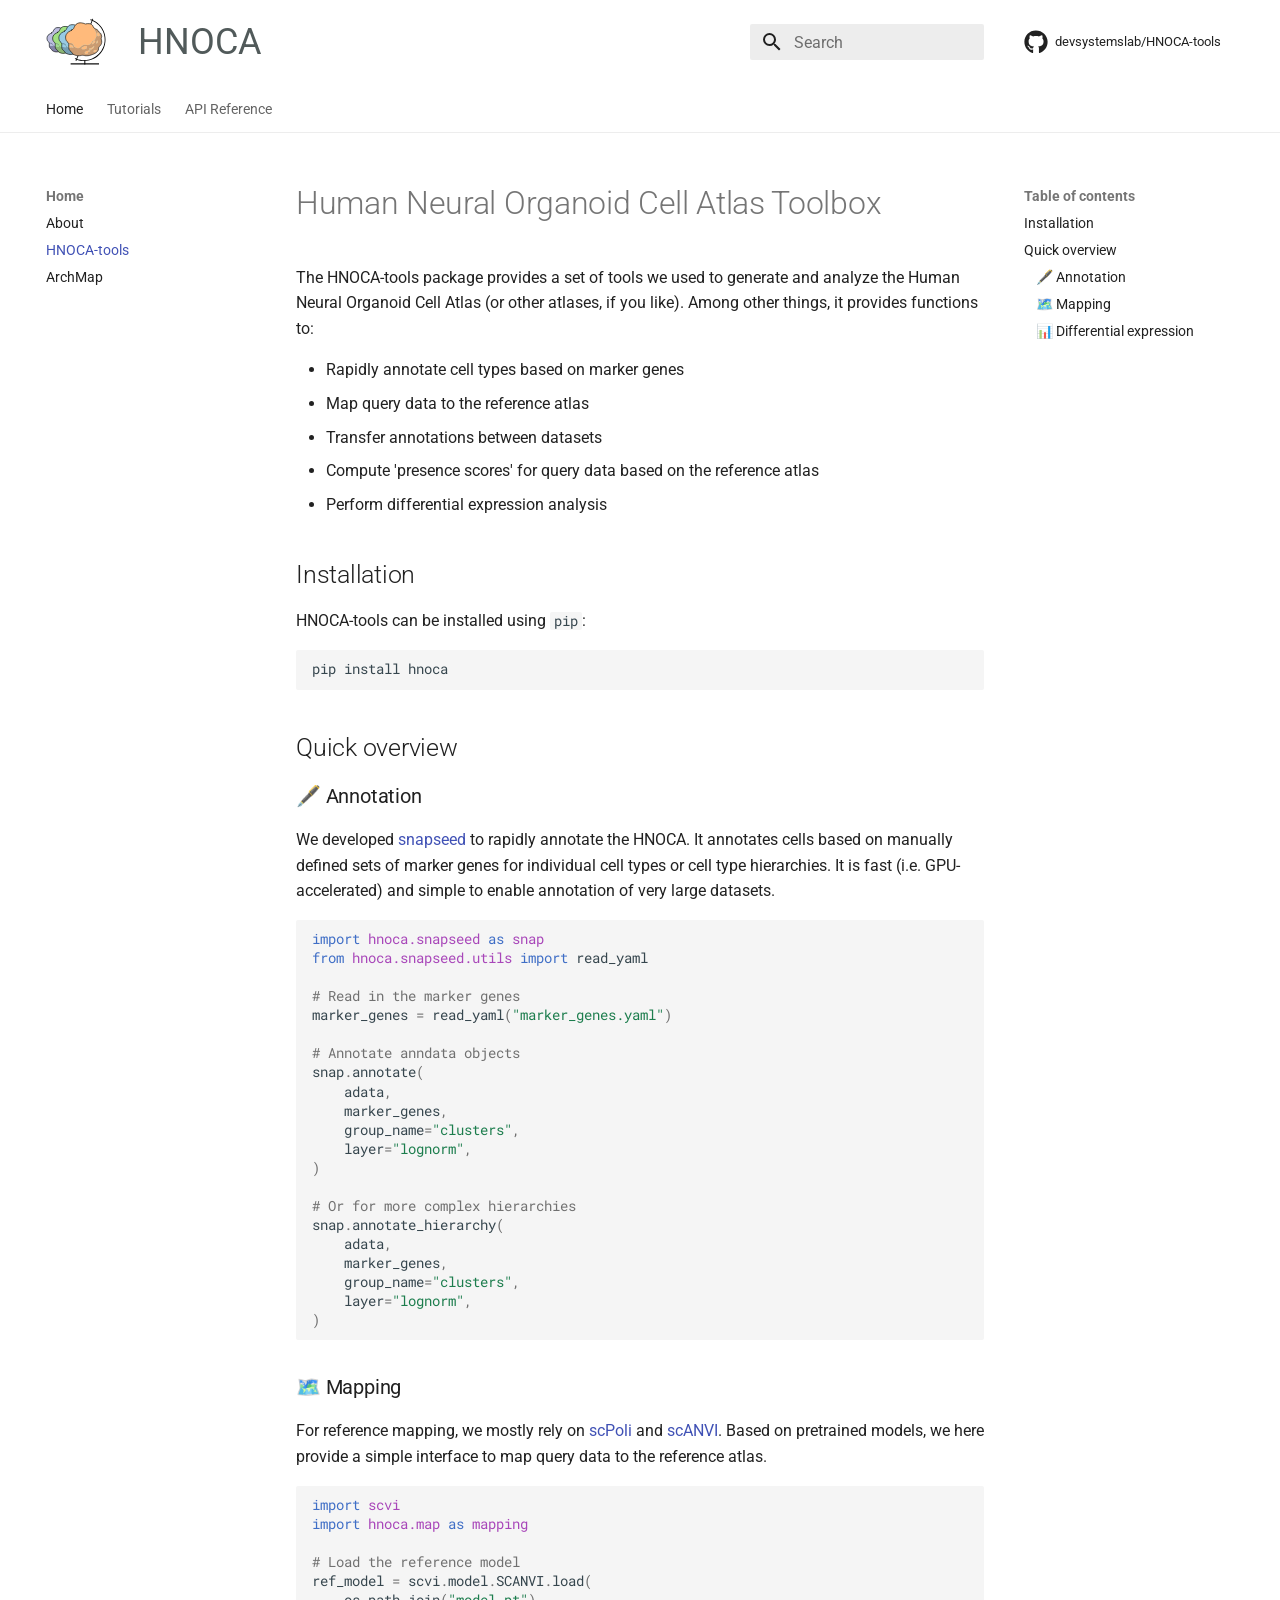
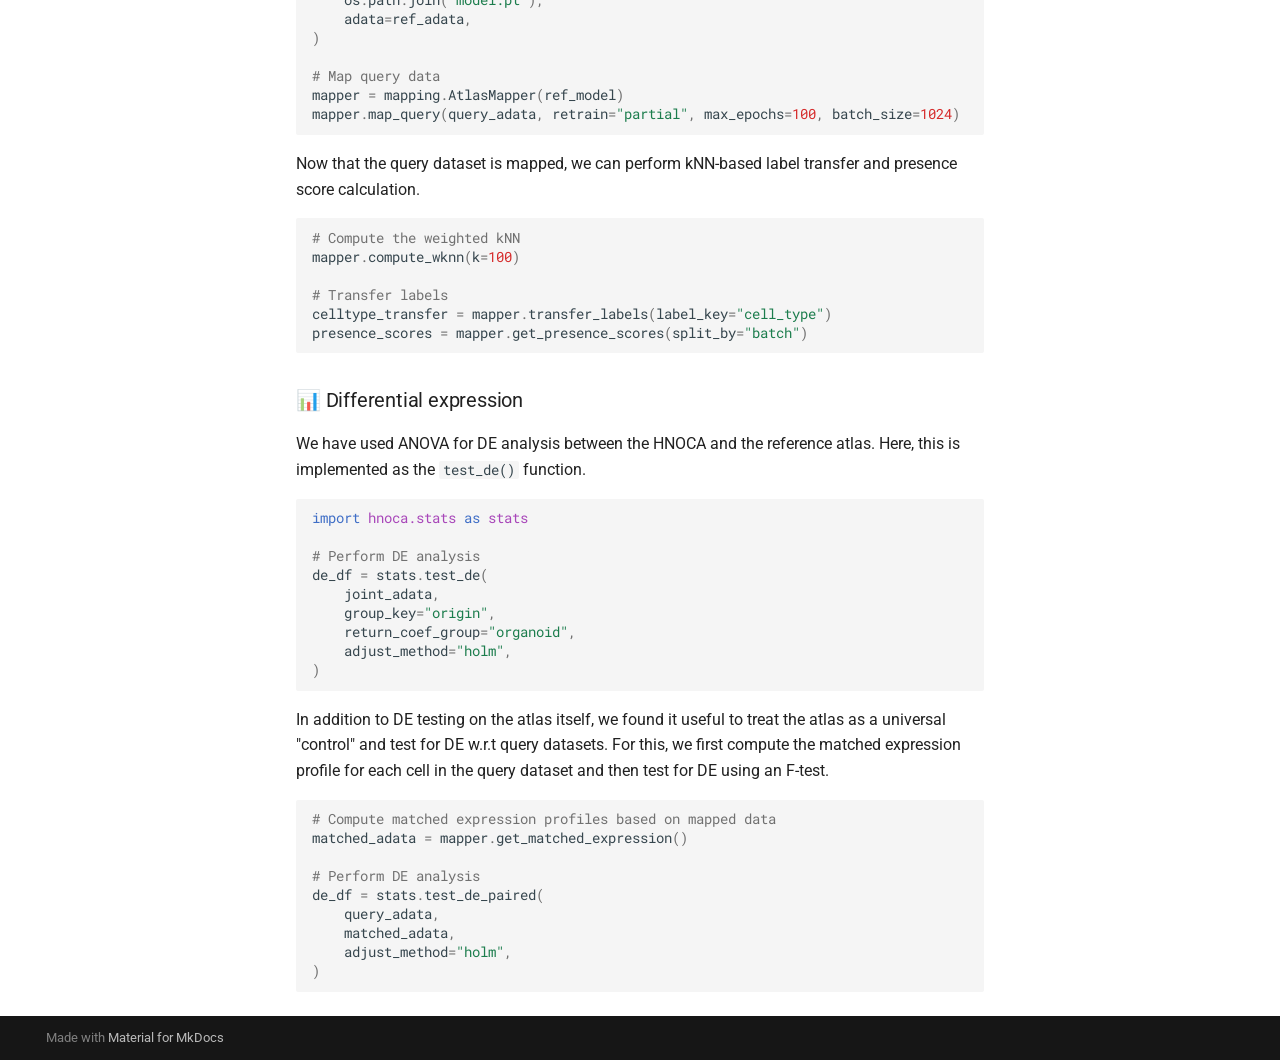
<file: quickstart/index.html>
<!doctype html>
<html lang="en" class="no-js">
  <head>
    
      <meta charset="utf-8">
      <meta name="viewport" content="width=device-width,initial-scale=1">
      
      
      
      
        <link rel="prev" href="..">
      
      
        <link rel="next" href="../archmap/">
      
      
      <link rel="icon" href="../assets/images/logo.png">
      <meta name="generator" content="mkdocs-1.6.0, mkdocs-material-9.5.27">
    
    
      
        <title>HNOCA-tools - HNOCA</title>
      
    
    
      <link rel="stylesheet" href="../assets/stylesheets/main.6543a935.min.css">
      
        
        <link rel="stylesheet" href="../assets/stylesheets/palette.06af60db.min.css">
      
      


    
    
      
    
    
      
        
        
        <link rel="preconnect" href="https://fonts.gstatic.com" crossorigin>
        <link rel="stylesheet" href="https://fonts.googleapis.com/css?family=Roboto:300,300i,400,400i,700,700i%7CRoboto+Mono:400,400i,700,700i&display=fallback">
        <style>:root{--md-text-font:"Roboto";--md-code-font:"Roboto Mono"}</style>
      
    
    
      <link rel="stylesheet" href="../assets/_mkdocstrings.css">
    
      <link rel="stylesheet" href="../stylesheets/extra.css">
    
      <link rel="stylesheet" href="../css/ansi-colours.css">
    
    <script>__md_scope=new URL("..",location),__md_hash=e=>[...e].reduce((e,_)=>(e<<5)-e+_.charCodeAt(0),0),__md_get=(e,_=localStorage,t=__md_scope)=>JSON.parse(_.getItem(t.pathname+"."+e)),__md_set=(e,_,t=localStorage,a=__md_scope)=>{try{t.setItem(a.pathname+"."+e,JSON.stringify(_))}catch(e){}}</script>
    
      

    
    
    
  </head>
  
  
    
    
    
    
    
    <body dir="ltr" data-md-color-scheme="default" data-md-color-primary="white" data-md-color-accent="orange">
  
    
    <input class="md-toggle" data-md-toggle="drawer" type="checkbox" id="__drawer" autocomplete="off">
    <input class="md-toggle" data-md-toggle="search" type="checkbox" id="__search" autocomplete="off">
    <label class="md-overlay" for="__drawer"></label>
    <div data-md-component="skip">
      
        
        <a href="#human-neural-organoid-cell-atlas-toolbox" class="md-skip">
          Skip to content
        </a>
      
    </div>
    <div data-md-component="announce">
      
    </div>
    
    
      

<header class="md-header" data-md-component="header">
  <nav class="md-header__inner md-grid" aria-label="Header">
    <a href=".." title="HNOCA" class="md-header__button md-logo" aria-label="HNOCA" data-md-component="logo">
      
  <img src="../assets/images/logo.svg" alt="logo">

    </a>
    <label class="md-header__button md-icon" for="__drawer">
      
      <svg xmlns="http://www.w3.org/2000/svg" viewBox="0 0 24 24"><path d="M3 6h18v2H3V6m0 5h18v2H3v-2m0 5h18v2H3v-2Z"/></svg>
    </label>
    <div class="md-header__title" data-md-component="header-title">
      <div class="md-header__ellipsis">
        <div class="md-header__topic">
          <span class="md-ellipsis">
            HNOCA
          </span>
        </div>
        <div class="md-header__topic" data-md-component="header-topic">
          <span class="md-ellipsis">
            
              HNOCA-tools
            
          </span>
        </div>
      </div>
    </div>
    
      
    
    
    
    
      <label class="md-header__button md-icon" for="__search">
        
        <svg xmlns="http://www.w3.org/2000/svg" viewBox="0 0 24 24"><path d="M9.5 3A6.5 6.5 0 0 1 16 9.5c0 1.61-.59 3.09-1.56 4.23l.27.27h.79l5 5-1.5 1.5-5-5v-.79l-.27-.27A6.516 6.516 0 0 1 9.5 16 6.5 6.5 0 0 1 3 9.5 6.5 6.5 0 0 1 9.5 3m0 2C7 5 5 7 5 9.5S7 14 9.5 14 14 12 14 9.5 12 5 9.5 5Z"/></svg>
      </label>
      <div class="md-search" data-md-component="search" role="dialog">
  <label class="md-search__overlay" for="__search"></label>
  <div class="md-search__inner" role="search">
    <form class="md-search__form" name="search">
      <input type="text" class="md-search__input" name="query" aria-label="Search" placeholder="Search" autocapitalize="off" autocorrect="off" autocomplete="off" spellcheck="false" data-md-component="search-query" required>
      <label class="md-search__icon md-icon" for="__search">
        
        <svg xmlns="http://www.w3.org/2000/svg" viewBox="0 0 24 24"><path d="M9.5 3A6.5 6.5 0 0 1 16 9.5c0 1.61-.59 3.09-1.56 4.23l.27.27h.79l5 5-1.5 1.5-5-5v-.79l-.27-.27A6.516 6.516 0 0 1 9.5 16 6.5 6.5 0 0 1 3 9.5 6.5 6.5 0 0 1 9.5 3m0 2C7 5 5 7 5 9.5S7 14 9.5 14 14 12 14 9.5 12 5 9.5 5Z"/></svg>
        
        <svg xmlns="http://www.w3.org/2000/svg" viewBox="0 0 24 24"><path d="M20 11v2H8l5.5 5.5-1.42 1.42L4.16 12l7.92-7.92L13.5 5.5 8 11h12Z"/></svg>
      </label>
      <nav class="md-search__options" aria-label="Search">
        
        <button type="reset" class="md-search__icon md-icon" title="Clear" aria-label="Clear" tabindex="-1">
          
          <svg xmlns="http://www.w3.org/2000/svg" viewBox="0 0 24 24"><path d="M19 6.41 17.59 5 12 10.59 6.41 5 5 6.41 10.59 12 5 17.59 6.41 19 12 13.41 17.59 19 19 17.59 13.41 12 19 6.41Z"/></svg>
        </button>
      </nav>
      
    </form>
    <div class="md-search__output">
      <div class="md-search__scrollwrap" tabindex="0" data-md-scrollfix>
        <div class="md-search-result" data-md-component="search-result">
          <div class="md-search-result__meta">
            Initializing search
          </div>
          <ol class="md-search-result__list" role="presentation"></ol>
        </div>
      </div>
    </div>
  </div>
</div>
    
    
      <div class="md-header__source">
        <a href="https://github.com/devsystemslab/HNOCA-tools" title="Go to repository" class="md-source" data-md-component="source">
  <div class="md-source__icon md-icon">
    
    <svg xmlns="http://www.w3.org/2000/svg" viewBox="0 0 496 512"><!--! Font Awesome Free 6.5.2 by @fontawesome - https://fontawesome.com License - https://fontawesome.com/license/free (Icons: CC BY 4.0, Fonts: SIL OFL 1.1, Code: MIT License) Copyright 2024 Fonticons, Inc.--><path d="M165.9 397.4c0 2-2.3 3.6-5.2 3.6-3.3.3-5.6-1.3-5.6-3.6 0-2 2.3-3.6 5.2-3.6 3-.3 5.6 1.3 5.6 3.6zm-31.1-4.5c-.7 2 1.3 4.3 4.3 4.9 2.6 1 5.6 0 6.2-2s-1.3-4.3-4.3-5.2c-2.6-.7-5.5.3-6.2 2.3zm44.2-1.7c-2.9.7-4.9 2.6-4.6 4.9.3 2 2.9 3.3 5.9 2.6 2.9-.7 4.9-2.6 4.6-4.6-.3-1.9-3-3.2-5.9-2.9zM244.8 8C106.1 8 0 113.3 0 252c0 110.9 69.8 205.8 169.5 239.2 12.8 2.3 17.3-5.6 17.3-12.1 0-6.2-.3-40.4-.3-61.4 0 0-70 15-84.7-29.8 0 0-11.4-29.1-27.8-36.6 0 0-22.9-15.7 1.6-15.4 0 0 24.9 2 38.6 25.8 21.9 38.6 58.6 27.5 72.9 20.9 2.3-16 8.8-27.1 16-33.7-55.9-6.2-112.3-14.3-112.3-110.5 0-27.5 7.6-41.3 23.6-58.9-2.6-6.5-11.1-33.3 2.6-67.9 20.9-6.5 69 27 69 27 20-5.6 41.5-8.5 62.8-8.5s42.8 2.9 62.8 8.5c0 0 48.1-33.6 69-27 13.7 34.7 5.2 61.4 2.6 67.9 16 17.7 25.8 31.5 25.8 58.9 0 96.5-58.9 104.2-114.8 110.5 9.2 7.9 17 22.9 17 46.4 0 33.7-.3 75.4-.3 83.6 0 6.5 4.6 14.4 17.3 12.1C428.2 457.8 496 362.9 496 252 496 113.3 383.5 8 244.8 8zM97.2 352.9c-1.3 1-1 3.3.7 5.2 1.6 1.6 3.9 2.3 5.2 1 1.3-1 1-3.3-.7-5.2-1.6-1.6-3.9-2.3-5.2-1zm-10.8-8.1c-.7 1.3.3 2.9 2.3 3.9 1.6 1 3.6.7 4.3-.7.7-1.3-.3-2.9-2.3-3.9-2-.6-3.6-.3-4.3.7zm32.4 35.6c-1.6 1.3-1 4.3 1.3 6.2 2.3 2.3 5.2 2.6 6.5 1 1.3-1.3.7-4.3-1.3-6.2-2.2-2.3-5.2-2.6-6.5-1zm-11.4-14.7c-1.6 1-1.6 3.6 0 5.9 1.6 2.3 4.3 3.3 5.6 2.3 1.6-1.3 1.6-3.9 0-6.2-1.4-2.3-4-3.3-5.6-2z"/></svg>
  </div>
  <div class="md-source__repository">
    devsystemslab/HNOCA-tools
  </div>
</a>
      </div>
    
  </nav>
  
</header>
    
    <div class="md-container" data-md-component="container">
      
      
        
          
            
<nav class="md-tabs" aria-label="Tabs" data-md-component="tabs">
  <div class="md-grid">
    <ul class="md-tabs__list">
      
        
  
  
    
  
  
    
    
      <li class="md-tabs__item md-tabs__item--active">
        <a href=".." class="md-tabs__link">
          
  
  Home

        </a>
      </li>
    
  

      
        
  
  
  
    
    
      <li class="md-tabs__item">
        <a href="../vignettes/get_started/" class="md-tabs__link">
          
  
  Tutorials

        </a>
      </li>
    
  

      
        
  
  
  
    
    
      
  
  
  
    
    
      <li class="md-tabs__item">
        <a href="../api/map/AtlasMapper/" class="md-tabs__link">
          
  
  API Reference

        </a>
      </li>
    
  

    
  

      
    </ul>
  </div>
</nav>
          
        
      
      <main class="md-main" data-md-component="main">
        <div class="md-main__inner md-grid">
          
            
              
              <div class="md-sidebar md-sidebar--primary" data-md-component="sidebar" data-md-type="navigation" >
                <div class="md-sidebar__scrollwrap">
                  <div class="md-sidebar__inner">
                    


  


<nav class="md-nav md-nav--primary md-nav--lifted" aria-label="Navigation" data-md-level="0">
  <label class="md-nav__title" for="__drawer">
    <a href=".." title="HNOCA" class="md-nav__button md-logo" aria-label="HNOCA" data-md-component="logo">
      
  <img src="../assets/images/logo.svg" alt="logo">

    </a>
    HNOCA
  </label>
  
    <div class="md-nav__source">
      <a href="https://github.com/devsystemslab/HNOCA-tools" title="Go to repository" class="md-source" data-md-component="source">
  <div class="md-source__icon md-icon">
    
    <svg xmlns="http://www.w3.org/2000/svg" viewBox="0 0 496 512"><!--! Font Awesome Free 6.5.2 by @fontawesome - https://fontawesome.com License - https://fontawesome.com/license/free (Icons: CC BY 4.0, Fonts: SIL OFL 1.1, Code: MIT License) Copyright 2024 Fonticons, Inc.--><path d="M165.9 397.4c0 2-2.3 3.6-5.2 3.6-3.3.3-5.6-1.3-5.6-3.6 0-2 2.3-3.6 5.2-3.6 3-.3 5.6 1.3 5.6 3.6zm-31.1-4.5c-.7 2 1.3 4.3 4.3 4.9 2.6 1 5.6 0 6.2-2s-1.3-4.3-4.3-5.2c-2.6-.7-5.5.3-6.2 2.3zm44.2-1.7c-2.9.7-4.9 2.6-4.6 4.9.3 2 2.9 3.3 5.9 2.6 2.9-.7 4.9-2.6 4.6-4.6-.3-1.9-3-3.2-5.9-2.9zM244.8 8C106.1 8 0 113.3 0 252c0 110.9 69.8 205.8 169.5 239.2 12.8 2.3 17.3-5.6 17.3-12.1 0-6.2-.3-40.4-.3-61.4 0 0-70 15-84.7-29.8 0 0-11.4-29.1-27.8-36.6 0 0-22.9-15.7 1.6-15.4 0 0 24.9 2 38.6 25.8 21.9 38.6 58.6 27.5 72.9 20.9 2.3-16 8.8-27.1 16-33.7-55.9-6.2-112.3-14.3-112.3-110.5 0-27.5 7.6-41.3 23.6-58.9-2.6-6.5-11.1-33.3 2.6-67.9 20.9-6.5 69 27 69 27 20-5.6 41.5-8.5 62.8-8.5s42.8 2.9 62.8 8.5c0 0 48.1-33.6 69-27 13.7 34.7 5.2 61.4 2.6 67.9 16 17.7 25.8 31.5 25.8 58.9 0 96.5-58.9 104.2-114.8 110.5 9.2 7.9 17 22.9 17 46.4 0 33.7-.3 75.4-.3 83.6 0 6.5 4.6 14.4 17.3 12.1C428.2 457.8 496 362.9 496 252 496 113.3 383.5 8 244.8 8zM97.2 352.9c-1.3 1-1 3.3.7 5.2 1.6 1.6 3.9 2.3 5.2 1 1.3-1 1-3.3-.7-5.2-1.6-1.6-3.9-2.3-5.2-1zm-10.8-8.1c-.7 1.3.3 2.9 2.3 3.9 1.6 1 3.6.7 4.3-.7.7-1.3-.3-2.9-2.3-3.9-2-.6-3.6-.3-4.3.7zm32.4 35.6c-1.6 1.3-1 4.3 1.3 6.2 2.3 2.3 5.2 2.6 6.5 1 1.3-1.3.7-4.3-1.3-6.2-2.2-2.3-5.2-2.6-6.5-1zm-11.4-14.7c-1.6 1-1.6 3.6 0 5.9 1.6 2.3 4.3 3.3 5.6 2.3 1.6-1.3 1.6-3.9 0-6.2-1.4-2.3-4-3.3-5.6-2z"/></svg>
  </div>
  <div class="md-source__repository">
    devsystemslab/HNOCA-tools
  </div>
</a>
    </div>
  
  <ul class="md-nav__list" data-md-scrollfix>
    
      
      
  
  
    
  
  
  
    
    
    
      
        
        
      
      
    
    
    <li class="md-nav__item md-nav__item--active md-nav__item--section md-nav__item--nested">
      
        
        
        <input class="md-nav__toggle md-toggle " type="checkbox" id="__nav_1" checked>
        
          
          <label class="md-nav__link" for="__nav_1" id="__nav_1_label" tabindex="">
            
  
  <span class="md-ellipsis">
    Home
  </span>
  

            <span class="md-nav__icon md-icon"></span>
          </label>
        
        <nav class="md-nav" data-md-level="1" aria-labelledby="__nav_1_label" aria-expanded="true">
          <label class="md-nav__title" for="__nav_1">
            <span class="md-nav__icon md-icon"></span>
            Home
          </label>
          <ul class="md-nav__list" data-md-scrollfix>
            
              
                
  
  
  
  
    <li class="md-nav__item">
      <a href=".." class="md-nav__link">
        
  
  <span class="md-ellipsis">
    About
  </span>
  

      </a>
    </li>
  

              
            
              
                
  
  
    
  
  
  
    <li class="md-nav__item md-nav__item--active">
      
      <input class="md-nav__toggle md-toggle" type="checkbox" id="__toc">
      
      
        
      
      
        <label class="md-nav__link md-nav__link--active" for="__toc">
          
  
  <span class="md-ellipsis">
    HNOCA-tools
  </span>
  

          <span class="md-nav__icon md-icon"></span>
        </label>
      
      <a href="./" class="md-nav__link md-nav__link--active">
        
  
  <span class="md-ellipsis">
    HNOCA-tools
  </span>
  

      </a>
      
        

<nav class="md-nav md-nav--secondary" aria-label="Table of contents">
  
  
  
    
  
  
    <label class="md-nav__title" for="__toc">
      <span class="md-nav__icon md-icon"></span>
      Table of contents
    </label>
    <ul class="md-nav__list" data-md-component="toc" data-md-scrollfix>
      
        <li class="md-nav__item">
  <a href="#installation" class="md-nav__link">
    <span class="md-ellipsis">
      Installation
    </span>
  </a>
  
</li>
      
        <li class="md-nav__item">
  <a href="#quick-overview" class="md-nav__link">
    <span class="md-ellipsis">
      Quick overview
    </span>
  </a>
  
    <nav class="md-nav" aria-label="Quick overview">
      <ul class="md-nav__list">
        
          <li class="md-nav__item">
  <a href="#annotation" class="md-nav__link">
    <span class="md-ellipsis">
      🖋️ Annotation
    </span>
  </a>
  
</li>
        
          <li class="md-nav__item">
  <a href="#mapping" class="md-nav__link">
    <span class="md-ellipsis">
      🗺️ Mapping
    </span>
  </a>
  
</li>
        
          <li class="md-nav__item">
  <a href="#differential-expression" class="md-nav__link">
    <span class="md-ellipsis">
      📊 Differential expression
    </span>
  </a>
  
</li>
        
      </ul>
    </nav>
  
</li>
      
    </ul>
  
</nav>
      
    </li>
  

              
            
              
                
  
  
  
  
    <li class="md-nav__item">
      <a href="../archmap/" class="md-nav__link">
        
  
  <span class="md-ellipsis">
    ArchMap
  </span>
  

      </a>
    </li>
  

              
            
          </ul>
        </nav>
      
    </li>
  

    
      
      
  
  
  
  
    
    
    
      
      
    
    
    <li class="md-nav__item md-nav__item--nested">
      
        
        
        <input class="md-nav__toggle md-toggle " type="checkbox" id="__nav_2" >
        
          
          <label class="md-nav__link" for="__nav_2" id="__nav_2_label" tabindex="0">
            
  
  <span class="md-ellipsis">
    Tutorials
  </span>
  

            <span class="md-nav__icon md-icon"></span>
          </label>
        
        <nav class="md-nav" data-md-level="1" aria-labelledby="__nav_2_label" aria-expanded="false">
          <label class="md-nav__title" for="__nav_2">
            <span class="md-nav__icon md-icon"></span>
            Tutorials
          </label>
          <ul class="md-nav__list" data-md-scrollfix>
            
              
                
  
  
  
  
    <li class="md-nav__item">
      <a href="../vignettes/get_started/" class="md-nav__link">
        
  
  <span class="md-ellipsis">
    Get started
  </span>
  

      </a>
    </li>
  

              
            
              
                
  
  
  
  
    <li class="md-nav__item">
      <a href="../vignettes/exploration/" class="md-nav__link">
        
  
  <span class="md-ellipsis">
    HNOCA exploration and mapping
  </span>
  

      </a>
    </li>
  

              
            
              
                
  
  
  
  
    <li class="md-nav__item">
      <a href="../vignettes/annotation/" class="md-nav__link">
        
  
  <span class="md-ellipsis">
    Annotation
  </span>
  

      </a>
    </li>
  

              
            
              
                
  
  
  
  
    <li class="md-nav__item">
      <a href="../vignettes/atlas_mapping/" class="md-nav__link">
        
  
  <span class="md-ellipsis">
    Mapping to the HNOCA
  </span>
  

      </a>
    </li>
  

              
            
              
                
  
  
  
  
    <li class="md-nav__item">
      <a href="../vignettes/reference_mapping/" class="md-nav__link">
        
  
  <span class="md-ellipsis">
    Primary reference mapping
  </span>
  

      </a>
    </li>
  

              
            
          </ul>
        </nav>
      
    </li>
  

    
      
      
  
  
  
  
    
    
    
      
      
    
    
    <li class="md-nav__item md-nav__item--nested">
      
        
        
        <input class="md-nav__toggle md-toggle " type="checkbox" id="__nav_3" >
        
          
          <label class="md-nav__link" for="__nav_3" id="__nav_3_label" tabindex="0">
            
  
  <span class="md-ellipsis">
    API Reference
  </span>
  

            <span class="md-nav__icon md-icon"></span>
          </label>
        
        <nav class="md-nav" data-md-level="1" aria-labelledby="__nav_3_label" aria-expanded="false">
          <label class="md-nav__title" for="__nav_3">
            <span class="md-nav__icon md-icon"></span>
            API Reference
          </label>
          <ul class="md-nav__list" data-md-scrollfix>
            
              
                
  
  
  
  
    
    
    
      
      
    
    
    <li class="md-nav__item md-nav__item--nested">
      
        
        
        <input class="md-nav__toggle md-toggle " type="checkbox" id="__nav_3_1" >
        
          
          <label class="md-nav__link" for="__nav_3_1" id="__nav_3_1_label" tabindex="0">
            
  
  <span class="md-ellipsis">
    map
  </span>
  

            <span class="md-nav__icon md-icon"></span>
          </label>
        
        <nav class="md-nav" data-md-level="2" aria-labelledby="__nav_3_1_label" aria-expanded="false">
          <label class="md-nav__title" for="__nav_3_1">
            <span class="md-nav__icon md-icon"></span>
            map
          </label>
          <ul class="md-nav__list" data-md-scrollfix>
            
              
                
  
  
  
  
    <li class="md-nav__item">
      <a href="../api/map/AtlasMapper/" class="md-nav__link">
        
  
  <span class="md-ellipsis">
    AtlasMapper
  </span>
  

      </a>
    </li>
  

              
            
          </ul>
        </nav>
      
    </li>
  

              
            
              
                
  
  
  
  
    
    
    
      
      
    
    
    <li class="md-nav__item md-nav__item--nested">
      
        
        
        <input class="md-nav__toggle md-toggle " type="checkbox" id="__nav_3_2" >
        
          
          <label class="md-nav__link" for="__nav_3_2" id="__nav_3_2_label" tabindex="0">
            
  
  <span class="md-ellipsis">
    snapseed
  </span>
  

            <span class="md-nav__icon md-icon"></span>
          </label>
        
        <nav class="md-nav" data-md-level="2" aria-labelledby="__nav_3_2_label" aria-expanded="false">
          <label class="md-nav__title" for="__nav_3_2">
            <span class="md-nav__icon md-icon"></span>
            snapseed
          </label>
          <ul class="md-nav__list" data-md-scrollfix>
            
              
                
  
  
  
  
    <li class="md-nav__item">
      <a href="../api/snapseed/annotate/" class="md-nav__link">
        
  
  <span class="md-ellipsis">
    annotate
  </span>
  

      </a>
    </li>
  

              
            
              
                
  
  
  
  
    <li class="md-nav__item">
      <a href="../api/snapseed/annotate_hierarchy/" class="md-nav__link">
        
  
  <span class="md-ellipsis">
    annotate_hierarchy
  </span>
  

      </a>
    </li>
  

              
            
              
                
  
  
  
  
    <li class="md-nav__item">
      <a href="../api/snapseed/find_markers/" class="md-nav__link">
        
  
  <span class="md-ellipsis">
    find_markers
  </span>
  

      </a>
    </li>
  

              
            
          </ul>
        </nav>
      
    </li>
  

              
            
              
                
  
  
  
  
    
    
    
      
      
    
    
    <li class="md-nav__item md-nav__item--nested">
      
        
        
        <input class="md-nav__toggle md-toggle " type="checkbox" id="__nav_3_3" >
        
          
          <label class="md-nav__link" for="__nav_3_3" id="__nav_3_3_label" tabindex="0">
            
  
  <span class="md-ellipsis">
    stats
  </span>
  

            <span class="md-nav__icon md-icon"></span>
          </label>
        
        <nav class="md-nav" data-md-level="2" aria-labelledby="__nav_3_3_label" aria-expanded="false">
          <label class="md-nav__title" for="__nav_3_3">
            <span class="md-nav__icon md-icon"></span>
            stats
          </label>
          <ul class="md-nav__list" data-md-scrollfix>
            
              
                
  
  
  
  
    <li class="md-nav__item">
      <a href="../api/stats/test_de/" class="md-nav__link">
        
  
  <span class="md-ellipsis">
    test_de
  </span>
  

      </a>
    </li>
  

              
            
              
                
  
  
  
  
    <li class="md-nav__item">
      <a href="../api/stats/test_de_paired/" class="md-nav__link">
        
  
  <span class="md-ellipsis">
    test_de_paired
  </span>
  

      </a>
    </li>
  

              
            
              
                
  
  
  
  
    <li class="md-nav__item">
      <a href="../api/stats/create_pseudobulk/" class="md-nav__link">
        
  
  <span class="md-ellipsis">
    create_pseudobulk
  </span>
  

      </a>
    </li>
  

              
            
          </ul>
        </nav>
      
    </li>
  

              
            
              
                
  
  
  
  
    
    
    
      
      
    
    
    <li class="md-nav__item md-nav__item--nested">
      
        
        
        <input class="md-nav__toggle md-toggle " type="checkbox" id="__nav_3_4" >
        
          
          <label class="md-nav__link" for="__nav_3_4" id="__nav_3_4_label" tabindex="0">
            
  
  <span class="md-ellipsis">
    utils
  </span>
  

            <span class="md-nav__icon md-icon"></span>
          </label>
        
        <nav class="md-nav" data-md-level="2" aria-labelledby="__nav_3_4_label" aria-expanded="false">
          <label class="md-nav__title" for="__nav_3_4">
            <span class="md-nav__icon md-icon"></span>
            utils
          </label>
          <ul class="md-nav__list" data-md-scrollfix>
            
              
                
  
  
  
  
    <li class="md-nav__item">
      <a href="../api/utils/compute_glycolysis_score/" class="md-nav__link">
        
  
  <span class="md-ellipsis">
    compute_glycolysis_score
  </span>
  

      </a>
    </li>
  

              
            
          </ul>
        </nav>
      
    </li>
  

              
            
          </ul>
        </nav>
      
    </li>
  

    
  </ul>
</nav>
                  </div>
                </div>
              </div>
            
            
              
              <div class="md-sidebar md-sidebar--secondary" data-md-component="sidebar" data-md-type="toc" >
                <div class="md-sidebar__scrollwrap">
                  <div class="md-sidebar__inner">
                    

<nav class="md-nav md-nav--secondary" aria-label="Table of contents">
  
  
  
    
  
  
    <label class="md-nav__title" for="__toc">
      <span class="md-nav__icon md-icon"></span>
      Table of contents
    </label>
    <ul class="md-nav__list" data-md-component="toc" data-md-scrollfix>
      
        <li class="md-nav__item">
  <a href="#installation" class="md-nav__link">
    <span class="md-ellipsis">
      Installation
    </span>
  </a>
  
</li>
      
        <li class="md-nav__item">
  <a href="#quick-overview" class="md-nav__link">
    <span class="md-ellipsis">
      Quick overview
    </span>
  </a>
  
    <nav class="md-nav" aria-label="Quick overview">
      <ul class="md-nav__list">
        
          <li class="md-nav__item">
  <a href="#annotation" class="md-nav__link">
    <span class="md-ellipsis">
      🖋️ Annotation
    </span>
  </a>
  
</li>
        
          <li class="md-nav__item">
  <a href="#mapping" class="md-nav__link">
    <span class="md-ellipsis">
      🗺️ Mapping
    </span>
  </a>
  
</li>
        
          <li class="md-nav__item">
  <a href="#differential-expression" class="md-nav__link">
    <span class="md-ellipsis">
      📊 Differential expression
    </span>
  </a>
  
</li>
        
      </ul>
    </nav>
  
</li>
      
    </ul>
  
</nav>
                  </div>
                </div>
              </div>
            
          
          
            <div class="md-content" data-md-component="content">
              <article class="md-content__inner md-typeset">
                
                  

  
  


<h1 id="human-neural-organoid-cell-atlas-toolbox">Human Neural Organoid Cell Atlas Toolbox</h1>
<p>The HNOCA-tools package provides a set of tools we used to generate and analyze the Human Neural Organoid Cell Atlas (or other atlases, if you like). Among other things, it provides functions to:</p>
<ul>
<li>Rapidly annotate cell types based on marker genes</li>
<li>Map query data to the reference atlas</li>
<li>Transfer annotations between datasets</li>
<li>Compute 'presence scores' for query data based on the reference atlas</li>
<li>Perform differential expression analysis</li>
</ul>
<h2 id="installation">Installation</h2>
<p>HNOCA-tools can be installed using <code>pip</code>:</p>
<div class="highlight"><pre><span></span><code>pip<span class="w"> </span>install<span class="w"> </span>hnoca
</code></pre></div>
<h2 id="quick-overview">Quick overview</h2>
<h3 id="annotation">🖋️ Annotation</h3>
<p>We developed <a href="https://github.com/devsystemslab/snapseed">snapseed</a> to rapidly annotate the HNOCA. It annotates cells based on manually defined sets of marker genes for individual cell types or cell type hierarchies. It is fast (i.e. GPU-accelerated) and simple to enable annotation of very large datasets.</p>
<div class="highlight"><pre><span></span><code><span class="kn">import</span> <span class="nn">hnoca.snapseed</span> <span class="k">as</span> <span class="nn">snap</span>
<span class="kn">from</span> <span class="nn">hnoca.snapseed.utils</span> <span class="kn">import</span> <span class="n">read_yaml</span>

<span class="c1"># Read in the marker genes</span>
<span class="n">marker_genes</span> <span class="o">=</span> <span class="n">read_yaml</span><span class="p">(</span><span class="s2">&quot;marker_genes.yaml&quot;</span><span class="p">)</span>

<span class="c1"># Annotate anndata objects</span>
<span class="n">snap</span><span class="o">.</span><span class="n">annotate</span><span class="p">(</span>
    <span class="n">adata</span><span class="p">,</span>
    <span class="n">marker_genes</span><span class="p">,</span>
    <span class="n">group_name</span><span class="o">=</span><span class="s2">&quot;clusters&quot;</span><span class="p">,</span>
    <span class="n">layer</span><span class="o">=</span><span class="s2">&quot;lognorm&quot;</span><span class="p">,</span>
<span class="p">)</span>

<span class="c1"># Or for more complex hierarchies</span>
<span class="n">snap</span><span class="o">.</span><span class="n">annotate_hierarchy</span><span class="p">(</span>
    <span class="n">adata</span><span class="p">,</span>
    <span class="n">marker_genes</span><span class="p">,</span>
    <span class="n">group_name</span><span class="o">=</span><span class="s2">&quot;clusters&quot;</span><span class="p">,</span>
    <span class="n">layer</span><span class="o">=</span><span class="s2">&quot;lognorm&quot;</span><span class="p">,</span>
<span class="p">)</span>
</code></pre></div>
<h3 id="mapping">🗺️ Mapping</h3>
<p>For reference mapping, we mostly rely on <a href="https://docs.scarches.org/en/latest/scpoli_surgery_pipeline.html">scPoli</a> and <a href="https://docs.scvi-tools.org/en/1.1.1/user_guide/models/scanvi.html">scANVI</a>. Based on pretrained models, we here provide a simple interface to map query data to the reference atlas.</p>
<div class="highlight"><pre><span></span><code><span class="kn">import</span> <span class="nn">scvi</span>
<span class="kn">import</span> <span class="nn">hnoca.map</span> <span class="k">as</span> <span class="nn">mapping</span>

<span class="c1"># Load the reference model</span>
<span class="n">ref_model</span> <span class="o">=</span> <span class="n">scvi</span><span class="o">.</span><span class="n">model</span><span class="o">.</span><span class="n">SCANVI</span><span class="o">.</span><span class="n">load</span><span class="p">(</span>
    <span class="n">os</span><span class="o">.</span><span class="n">path</span><span class="o">.</span><span class="n">join</span><span class="p">(</span><span class="s2">&quot;model.pt&quot;</span><span class="p">),</span>
    <span class="n">adata</span><span class="o">=</span><span class="n">ref_adata</span><span class="p">,</span>
<span class="p">)</span>

<span class="c1"># Map query data</span>
<span class="n">mapper</span> <span class="o">=</span> <span class="n">mapping</span><span class="o">.</span><span class="n">AtlasMapper</span><span class="p">(</span><span class="n">ref_model</span><span class="p">)</span>
<span class="n">mapper</span><span class="o">.</span><span class="n">map_query</span><span class="p">(</span><span class="n">query_adata</span><span class="p">,</span> <span class="n">retrain</span><span class="o">=</span><span class="s2">&quot;partial&quot;</span><span class="p">,</span> <span class="n">max_epochs</span><span class="o">=</span><span class="mi">100</span><span class="p">,</span> <span class="n">batch_size</span><span class="o">=</span><span class="mi">1024</span><span class="p">)</span>
</code></pre></div>
<p>Now that the query dataset is mapped, we can perform kNN-based label transfer and presence score calculation.</p>
<div class="highlight"><pre><span></span><code><span class="c1"># Compute the weighted kNN</span>
<span class="n">mapper</span><span class="o">.</span><span class="n">compute_wknn</span><span class="p">(</span><span class="n">k</span><span class="o">=</span><span class="mi">100</span><span class="p">)</span>

<span class="c1"># Transfer labels</span>
<span class="n">celltype_transfer</span> <span class="o">=</span> <span class="n">mapper</span><span class="o">.</span><span class="n">transfer_labels</span><span class="p">(</span><span class="n">label_key</span><span class="o">=</span><span class="s2">&quot;cell_type&quot;</span><span class="p">)</span>
<span class="n">presence_scores</span> <span class="o">=</span> <span class="n">mapper</span><span class="o">.</span><span class="n">get_presence_scores</span><span class="p">(</span><span class="n">split_by</span><span class="o">=</span><span class="s2">&quot;batch&quot;</span><span class="p">)</span>
</code></pre></div>
<h3 id="differential-expression">📊 Differential expression</h3>
<p>We have used ANOVA for DE analysis between the HNOCA and the reference atlas. Here, this is implemented as the <code>test_de()</code> function.</p>
<div class="highlight"><pre><span></span><code><span class="kn">import</span> <span class="nn">hnoca.stats</span> <span class="k">as</span> <span class="nn">stats</span>

<span class="c1"># Perform DE analysis</span>
<span class="n">de_df</span> <span class="o">=</span> <span class="n">stats</span><span class="o">.</span><span class="n">test_de</span><span class="p">(</span>
    <span class="n">joint_adata</span><span class="p">,</span>
    <span class="n">group_key</span><span class="o">=</span><span class="s2">&quot;origin&quot;</span><span class="p">,</span>
    <span class="n">return_coef_group</span><span class="o">=</span><span class="s2">&quot;organoid&quot;</span><span class="p">,</span>
    <span class="n">adjust_method</span><span class="o">=</span><span class="s2">&quot;holm&quot;</span><span class="p">,</span>
<span class="p">)</span>
</code></pre></div>
<p>In addition to DE testing on the atlas itself, we found it useful to treat the atlas as a universal "control" and test for DE w.r.t query datasets. For this, we first compute the matched expression profile for each cell in the query dataset and then test for DE using an F-test.</p>
<div class="highlight"><pre><span></span><code><span class="c1"># Compute matched expression profiles based on mapped data</span>
<span class="n">matched_adata</span> <span class="o">=</span> <span class="n">mapper</span><span class="o">.</span><span class="n">get_matched_expression</span><span class="p">()</span>

<span class="c1"># Perform DE analysis</span>
<span class="n">de_df</span> <span class="o">=</span> <span class="n">stats</span><span class="o">.</span><span class="n">test_de_paired</span><span class="p">(</span>
    <span class="n">query_adata</span><span class="p">,</span>
    <span class="n">matched_adata</span><span class="p">,</span>
    <span class="n">adjust_method</span><span class="o">=</span><span class="s2">&quot;holm&quot;</span><span class="p">,</span>
<span class="p">)</span>
</code></pre></div>












                
              </article>
            </div>
          
          
<script>var target=document.getElementById(location.hash.slice(1));target&&target.name&&(target.checked=target.name.startsWith("__tabbed_"))</script>
        </div>
        
      </main>
      
        <footer class="md-footer">
  
  <div class="md-footer-meta md-typeset">
    <div class="md-footer-meta__inner md-grid">
      <div class="md-copyright">
  
  
    Made with
    <a href="https://squidfunk.github.io/mkdocs-material/" target="_blank" rel="noopener">
      Material for MkDocs
    </a>
  
</div>
      
    </div>
  </div>
</footer>
      
    </div>
    <div class="md-dialog" data-md-component="dialog">
      <div class="md-dialog__inner md-typeset"></div>
    </div>
    
    
    <script id="__config" type="application/json">{"base": "..", "features": ["navigation.tabs"], "search": "../assets/javascripts/workers/search.b8dbb3d2.min.js", "translations": {"clipboard.copied": "Copied to clipboard", "clipboard.copy": "Copy to clipboard", "search.result.more.one": "1 more on this page", "search.result.more.other": "# more on this page", "search.result.none": "No matching documents", "search.result.one": "1 matching document", "search.result.other": "# matching documents", "search.result.placeholder": "Type to start searching", "search.result.term.missing": "Missing", "select.version": "Select version"}}</script>
    
    
      <script src="../assets/javascripts/bundle.ad660dcc.min.js"></script>
      
    
  </body>
</html>
</file>
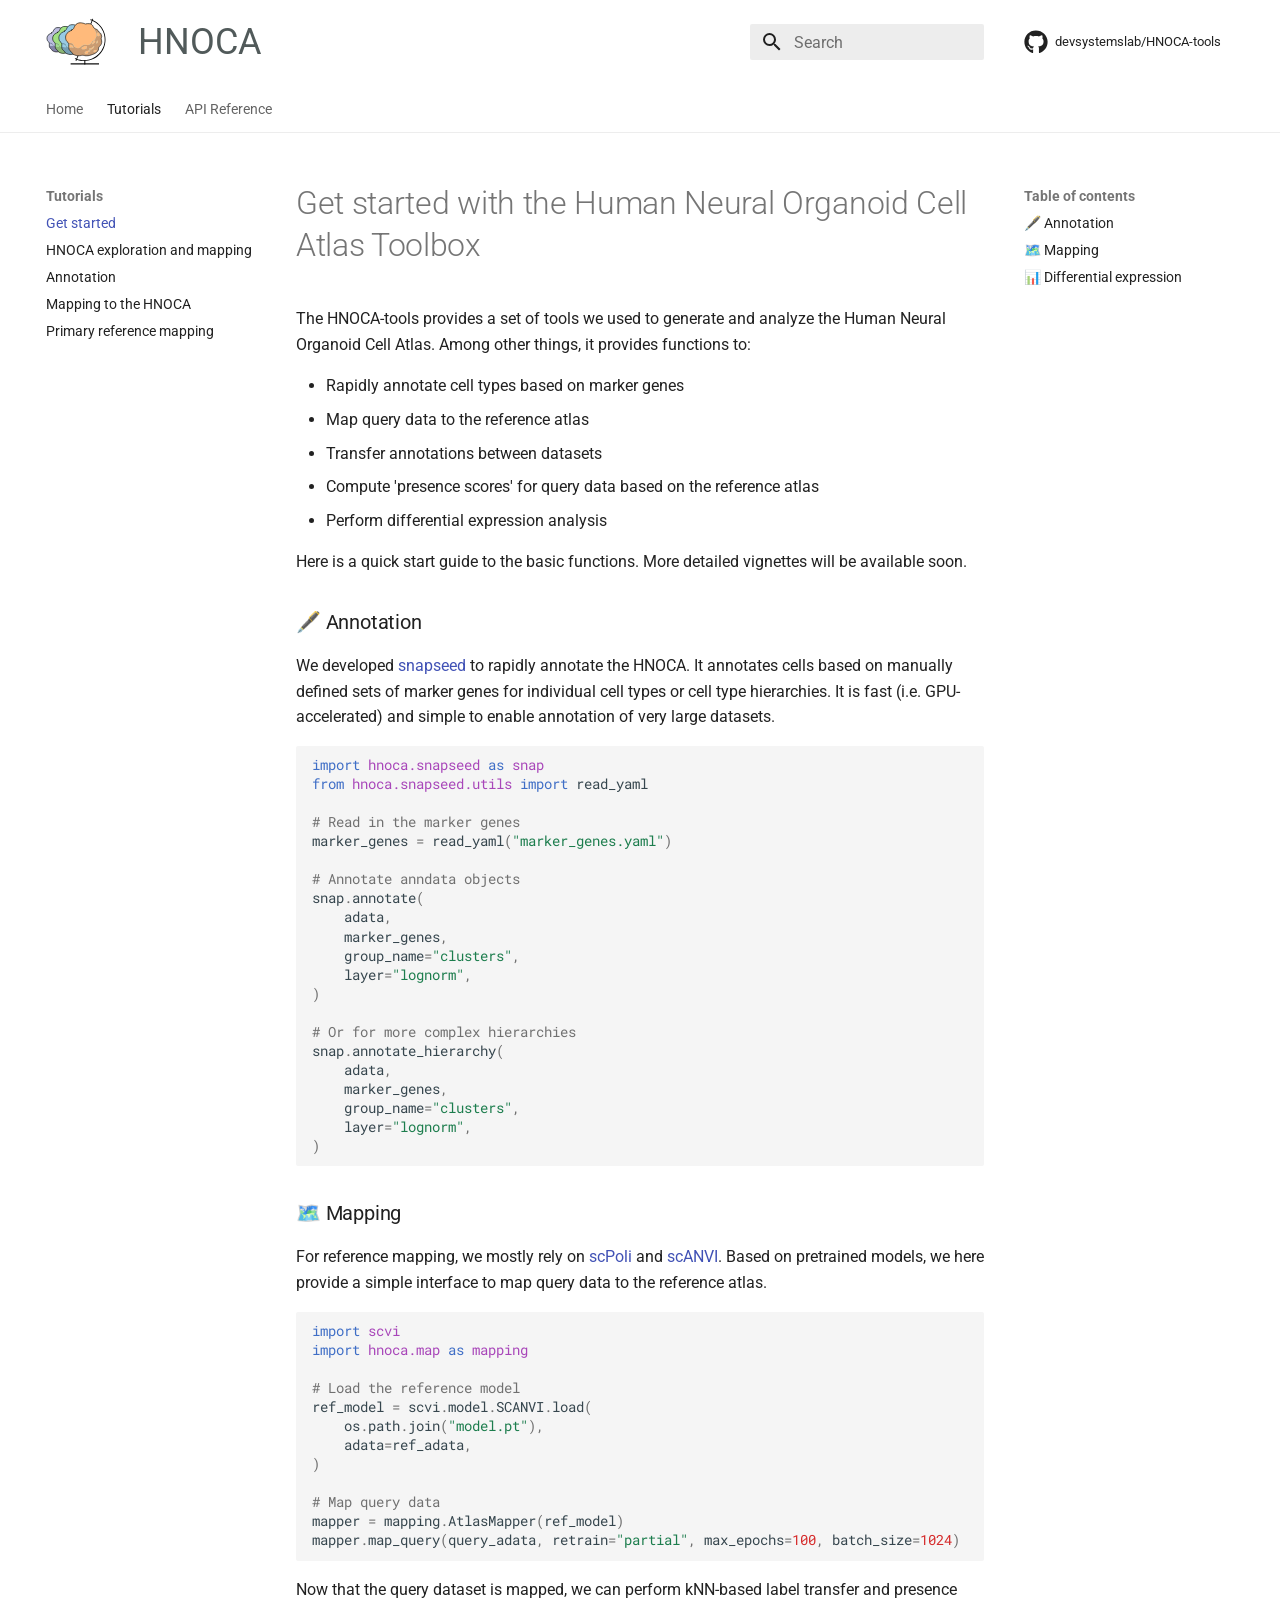
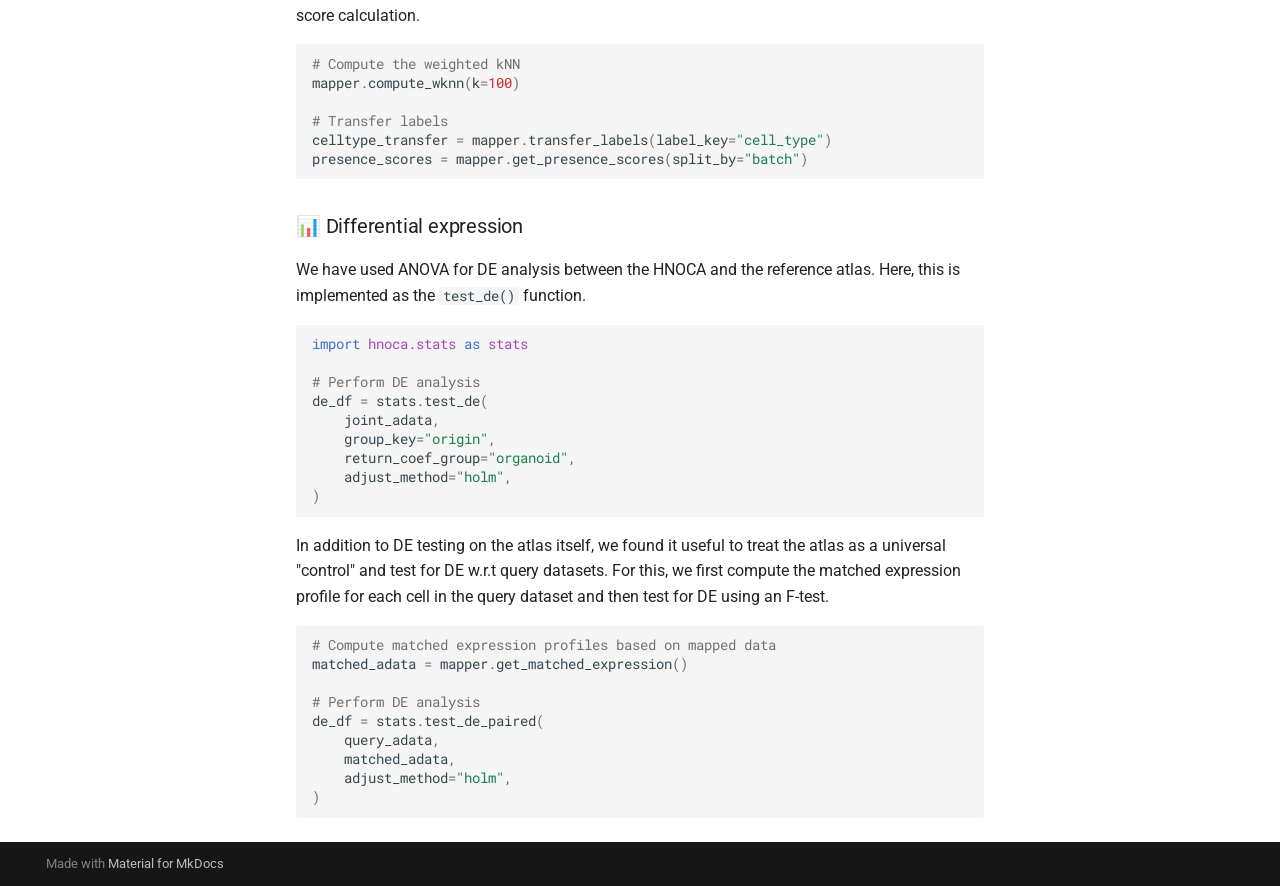
<file: vignettes/get_started/index.html>
<!doctype html>
<html lang="en" class="no-js">
  <head>
    
      <meta charset="utf-8">
      <meta name="viewport" content="width=device-width,initial-scale=1">
      
      
      
      
        <link rel="prev" href="../../archmap/">
      
      
        <link rel="next" href="../exploration/">
      
      
      <link rel="icon" href="../../assets/images/logo.png">
      <meta name="generator" content="mkdocs-1.6.0, mkdocs-material-9.5.27">
    
    
      
        <title>Get started - HNOCA</title>
      
    
    
      <link rel="stylesheet" href="../../assets/stylesheets/main.6543a935.min.css">
      
        
        <link rel="stylesheet" href="../../assets/stylesheets/palette.06af60db.min.css">
      
      


    
    
      
    
    
      
        
        
        <link rel="preconnect" href="https://fonts.gstatic.com" crossorigin>
        <link rel="stylesheet" href="https://fonts.googleapis.com/css?family=Roboto:300,300i,400,400i,700,700i%7CRoboto+Mono:400,400i,700,700i&display=fallback">
        <style>:root{--md-text-font:"Roboto";--md-code-font:"Roboto Mono"}</style>
      
    
    
      <link rel="stylesheet" href="../../assets/_mkdocstrings.css">
    
      <link rel="stylesheet" href="../../stylesheets/extra.css">
    
      <link rel="stylesheet" href="../../css/ansi-colours.css">
    
    <script>__md_scope=new URL("../..",location),__md_hash=e=>[...e].reduce((e,_)=>(e<<5)-e+_.charCodeAt(0),0),__md_get=(e,_=localStorage,t=__md_scope)=>JSON.parse(_.getItem(t.pathname+"."+e)),__md_set=(e,_,t=localStorage,a=__md_scope)=>{try{t.setItem(a.pathname+"."+e,JSON.stringify(_))}catch(e){}}</script>
    
      

    
    
    
  </head>
  
  
    
    
    
    
    
    <body dir="ltr" data-md-color-scheme="default" data-md-color-primary="white" data-md-color-accent="orange">
  
    
    <input class="md-toggle" data-md-toggle="drawer" type="checkbox" id="__drawer" autocomplete="off">
    <input class="md-toggle" data-md-toggle="search" type="checkbox" id="__search" autocomplete="off">
    <label class="md-overlay" for="__drawer"></label>
    <div data-md-component="skip">
      
        
        <a href="#get-started-with-the-human-neural-organoid-cell-atlas-toolbox" class="md-skip">
          Skip to content
        </a>
      
    </div>
    <div data-md-component="announce">
      
    </div>
    
    
      

<header class="md-header" data-md-component="header">
  <nav class="md-header__inner md-grid" aria-label="Header">
    <a href="../.." title="HNOCA" class="md-header__button md-logo" aria-label="HNOCA" data-md-component="logo">
      
  <img src="../../assets/images/logo.svg" alt="logo">

    </a>
    <label class="md-header__button md-icon" for="__drawer">
      
      <svg xmlns="http://www.w3.org/2000/svg" viewBox="0 0 24 24"><path d="M3 6h18v2H3V6m0 5h18v2H3v-2m0 5h18v2H3v-2Z"/></svg>
    </label>
    <div class="md-header__title" data-md-component="header-title">
      <div class="md-header__ellipsis">
        <div class="md-header__topic">
          <span class="md-ellipsis">
            HNOCA
          </span>
        </div>
        <div class="md-header__topic" data-md-component="header-topic">
          <span class="md-ellipsis">
            
              Get started
            
          </span>
        </div>
      </div>
    </div>
    
      
    
    
    
    
      <label class="md-header__button md-icon" for="__search">
        
        <svg xmlns="http://www.w3.org/2000/svg" viewBox="0 0 24 24"><path d="M9.5 3A6.5 6.5 0 0 1 16 9.5c0 1.61-.59 3.09-1.56 4.23l.27.27h.79l5 5-1.5 1.5-5-5v-.79l-.27-.27A6.516 6.516 0 0 1 9.5 16 6.5 6.5 0 0 1 3 9.5 6.5 6.5 0 0 1 9.5 3m0 2C7 5 5 7 5 9.5S7 14 9.5 14 14 12 14 9.5 12 5 9.5 5Z"/></svg>
      </label>
      <div class="md-search" data-md-component="search" role="dialog">
  <label class="md-search__overlay" for="__search"></label>
  <div class="md-search__inner" role="search">
    <form class="md-search__form" name="search">
      <input type="text" class="md-search__input" name="query" aria-label="Search" placeholder="Search" autocapitalize="off" autocorrect="off" autocomplete="off" spellcheck="false" data-md-component="search-query" required>
      <label class="md-search__icon md-icon" for="__search">
        
        <svg xmlns="http://www.w3.org/2000/svg" viewBox="0 0 24 24"><path d="M9.5 3A6.5 6.5 0 0 1 16 9.5c0 1.61-.59 3.09-1.56 4.23l.27.27h.79l5 5-1.5 1.5-5-5v-.79l-.27-.27A6.516 6.516 0 0 1 9.5 16 6.5 6.5 0 0 1 3 9.5 6.5 6.5 0 0 1 9.5 3m0 2C7 5 5 7 5 9.5S7 14 9.5 14 14 12 14 9.5 12 5 9.5 5Z"/></svg>
        
        <svg xmlns="http://www.w3.org/2000/svg" viewBox="0 0 24 24"><path d="M20 11v2H8l5.5 5.5-1.42 1.42L4.16 12l7.92-7.92L13.5 5.5 8 11h12Z"/></svg>
      </label>
      <nav class="md-search__options" aria-label="Search">
        
        <button type="reset" class="md-search__icon md-icon" title="Clear" aria-label="Clear" tabindex="-1">
          
          <svg xmlns="http://www.w3.org/2000/svg" viewBox="0 0 24 24"><path d="M19 6.41 17.59 5 12 10.59 6.41 5 5 6.41 10.59 12 5 17.59 6.41 19 12 13.41 17.59 19 19 17.59 13.41 12 19 6.41Z"/></svg>
        </button>
      </nav>
      
    </form>
    <div class="md-search__output">
      <div class="md-search__scrollwrap" tabindex="0" data-md-scrollfix>
        <div class="md-search-result" data-md-component="search-result">
          <div class="md-search-result__meta">
            Initializing search
          </div>
          <ol class="md-search-result__list" role="presentation"></ol>
        </div>
      </div>
    </div>
  </div>
</div>
    
    
      <div class="md-header__source">
        <a href="https://github.com/devsystemslab/HNOCA-tools" title="Go to repository" class="md-source" data-md-component="source">
  <div class="md-source__icon md-icon">
    
    <svg xmlns="http://www.w3.org/2000/svg" viewBox="0 0 496 512"><!--! Font Awesome Free 6.5.2 by @fontawesome - https://fontawesome.com License - https://fontawesome.com/license/free (Icons: CC BY 4.0, Fonts: SIL OFL 1.1, Code: MIT License) Copyright 2024 Fonticons, Inc.--><path d="M165.9 397.4c0 2-2.3 3.6-5.2 3.6-3.3.3-5.6-1.3-5.6-3.6 0-2 2.3-3.6 5.2-3.6 3-.3 5.6 1.3 5.6 3.6zm-31.1-4.5c-.7 2 1.3 4.3 4.3 4.9 2.6 1 5.6 0 6.2-2s-1.3-4.3-4.3-5.2c-2.6-.7-5.5.3-6.2 2.3zm44.2-1.7c-2.9.7-4.9 2.6-4.6 4.9.3 2 2.9 3.3 5.9 2.6 2.9-.7 4.9-2.6 4.6-4.6-.3-1.9-3-3.2-5.9-2.9zM244.8 8C106.1 8 0 113.3 0 252c0 110.9 69.8 205.8 169.5 239.2 12.8 2.3 17.3-5.6 17.3-12.1 0-6.2-.3-40.4-.3-61.4 0 0-70 15-84.7-29.8 0 0-11.4-29.1-27.8-36.6 0 0-22.9-15.7 1.6-15.4 0 0 24.9 2 38.6 25.8 21.9 38.6 58.6 27.5 72.9 20.9 2.3-16 8.8-27.1 16-33.7-55.9-6.2-112.3-14.3-112.3-110.5 0-27.5 7.6-41.3 23.6-58.9-2.6-6.5-11.1-33.3 2.6-67.9 20.9-6.5 69 27 69 27 20-5.6 41.5-8.5 62.8-8.5s42.8 2.9 62.8 8.5c0 0 48.1-33.6 69-27 13.7 34.7 5.2 61.4 2.6 67.9 16 17.7 25.8 31.5 25.8 58.9 0 96.5-58.9 104.2-114.8 110.5 9.2 7.9 17 22.9 17 46.4 0 33.7-.3 75.4-.3 83.6 0 6.5 4.6 14.4 17.3 12.1C428.2 457.8 496 362.9 496 252 496 113.3 383.5 8 244.8 8zM97.2 352.9c-1.3 1-1 3.3.7 5.2 1.6 1.6 3.9 2.3 5.2 1 1.3-1 1-3.3-.7-5.2-1.6-1.6-3.9-2.3-5.2-1zm-10.8-8.1c-.7 1.3.3 2.9 2.3 3.9 1.6 1 3.6.7 4.3-.7.7-1.3-.3-2.9-2.3-3.9-2-.6-3.6-.3-4.3.7zm32.4 35.6c-1.6 1.3-1 4.3 1.3 6.2 2.3 2.3 5.2 2.6 6.5 1 1.3-1.3.7-4.3-1.3-6.2-2.2-2.3-5.2-2.6-6.5-1zm-11.4-14.7c-1.6 1-1.6 3.6 0 5.9 1.6 2.3 4.3 3.3 5.6 2.3 1.6-1.3 1.6-3.9 0-6.2-1.4-2.3-4-3.3-5.6-2z"/></svg>
  </div>
  <div class="md-source__repository">
    devsystemslab/HNOCA-tools
  </div>
</a>
      </div>
    
  </nav>
  
</header>
    
    <div class="md-container" data-md-component="container">
      
      
        
          
            
<nav class="md-tabs" aria-label="Tabs" data-md-component="tabs">
  <div class="md-grid">
    <ul class="md-tabs__list">
      
        
  
  
  
    
    
      <li class="md-tabs__item">
        <a href="../.." class="md-tabs__link">
          
  
  Home

        </a>
      </li>
    
  

      
        
  
  
    
  
  
    
    
      <li class="md-tabs__item md-tabs__item--active">
        <a href="./" class="md-tabs__link">
          
  
  Tutorials

        </a>
      </li>
    
  

      
        
  
  
  
    
    
      
  
  
  
    
    
      <li class="md-tabs__item">
        <a href="../../api/map/AtlasMapper/" class="md-tabs__link">
          
  
  API Reference

        </a>
      </li>
    
  

    
  

      
    </ul>
  </div>
</nav>
          
        
      
      <main class="md-main" data-md-component="main">
        <div class="md-main__inner md-grid">
          
            
              
              <div class="md-sidebar md-sidebar--primary" data-md-component="sidebar" data-md-type="navigation" >
                <div class="md-sidebar__scrollwrap">
                  <div class="md-sidebar__inner">
                    


  


<nav class="md-nav md-nav--primary md-nav--lifted" aria-label="Navigation" data-md-level="0">
  <label class="md-nav__title" for="__drawer">
    <a href="../.." title="HNOCA" class="md-nav__button md-logo" aria-label="HNOCA" data-md-component="logo">
      
  <img src="../../assets/images/logo.svg" alt="logo">

    </a>
    HNOCA
  </label>
  
    <div class="md-nav__source">
      <a href="https://github.com/devsystemslab/HNOCA-tools" title="Go to repository" class="md-source" data-md-component="source">
  <div class="md-source__icon md-icon">
    
    <svg xmlns="http://www.w3.org/2000/svg" viewBox="0 0 496 512"><!--! Font Awesome Free 6.5.2 by @fontawesome - https://fontawesome.com License - https://fontawesome.com/license/free (Icons: CC BY 4.0, Fonts: SIL OFL 1.1, Code: MIT License) Copyright 2024 Fonticons, Inc.--><path d="M165.9 397.4c0 2-2.3 3.6-5.2 3.6-3.3.3-5.6-1.3-5.6-3.6 0-2 2.3-3.6 5.2-3.6 3-.3 5.6 1.3 5.6 3.6zm-31.1-4.5c-.7 2 1.3 4.3 4.3 4.9 2.6 1 5.6 0 6.2-2s-1.3-4.3-4.3-5.2c-2.6-.7-5.5.3-6.2 2.3zm44.2-1.7c-2.9.7-4.9 2.6-4.6 4.9.3 2 2.9 3.3 5.9 2.6 2.9-.7 4.9-2.6 4.6-4.6-.3-1.9-3-3.2-5.9-2.9zM244.8 8C106.1 8 0 113.3 0 252c0 110.9 69.8 205.8 169.5 239.2 12.8 2.3 17.3-5.6 17.3-12.1 0-6.2-.3-40.4-.3-61.4 0 0-70 15-84.7-29.8 0 0-11.4-29.1-27.8-36.6 0 0-22.9-15.7 1.6-15.4 0 0 24.9 2 38.6 25.8 21.9 38.6 58.6 27.5 72.9 20.9 2.3-16 8.8-27.1 16-33.7-55.9-6.2-112.3-14.3-112.3-110.5 0-27.5 7.6-41.3 23.6-58.9-2.6-6.5-11.1-33.3 2.6-67.9 20.9-6.5 69 27 69 27 20-5.6 41.5-8.5 62.8-8.5s42.8 2.9 62.8 8.5c0 0 48.1-33.6 69-27 13.7 34.7 5.2 61.4 2.6 67.9 16 17.7 25.8 31.5 25.8 58.9 0 96.5-58.9 104.2-114.8 110.5 9.2 7.9 17 22.9 17 46.4 0 33.7-.3 75.4-.3 83.6 0 6.5 4.6 14.4 17.3 12.1C428.2 457.8 496 362.9 496 252 496 113.3 383.5 8 244.8 8zM97.2 352.9c-1.3 1-1 3.3.7 5.2 1.6 1.6 3.9 2.3 5.2 1 1.3-1 1-3.3-.7-5.2-1.6-1.6-3.9-2.3-5.2-1zm-10.8-8.1c-.7 1.3.3 2.9 2.3 3.9 1.6 1 3.6.7 4.3-.7.7-1.3-.3-2.9-2.3-3.9-2-.6-3.6-.3-4.3.7zm32.4 35.6c-1.6 1.3-1 4.3 1.3 6.2 2.3 2.3 5.2 2.6 6.5 1 1.3-1.3.7-4.3-1.3-6.2-2.2-2.3-5.2-2.6-6.5-1zm-11.4-14.7c-1.6 1-1.6 3.6 0 5.9 1.6 2.3 4.3 3.3 5.6 2.3 1.6-1.3 1.6-3.9 0-6.2-1.4-2.3-4-3.3-5.6-2z"/></svg>
  </div>
  <div class="md-source__repository">
    devsystemslab/HNOCA-tools
  </div>
</a>
    </div>
  
  <ul class="md-nav__list" data-md-scrollfix>
    
      
      
  
  
  
  
    
    
    
      
      
    
    
    <li class="md-nav__item md-nav__item--nested">
      
        
        
        <input class="md-nav__toggle md-toggle " type="checkbox" id="__nav_1" >
        
          
          <label class="md-nav__link" for="__nav_1" id="__nav_1_label" tabindex="0">
            
  
  <span class="md-ellipsis">
    Home
  </span>
  

            <span class="md-nav__icon md-icon"></span>
          </label>
        
        <nav class="md-nav" data-md-level="1" aria-labelledby="__nav_1_label" aria-expanded="false">
          <label class="md-nav__title" for="__nav_1">
            <span class="md-nav__icon md-icon"></span>
            Home
          </label>
          <ul class="md-nav__list" data-md-scrollfix>
            
              
                
  
  
  
  
    <li class="md-nav__item">
      <a href="../.." class="md-nav__link">
        
  
  <span class="md-ellipsis">
    About
  </span>
  

      </a>
    </li>
  

              
            
              
                
  
  
  
  
    <li class="md-nav__item">
      <a href="../../quickstart/" class="md-nav__link">
        
  
  <span class="md-ellipsis">
    HNOCA-tools
  </span>
  

      </a>
    </li>
  

              
            
              
                
  
  
  
  
    <li class="md-nav__item">
      <a href="../../archmap/" class="md-nav__link">
        
  
  <span class="md-ellipsis">
    ArchMap
  </span>
  

      </a>
    </li>
  

              
            
          </ul>
        </nav>
      
    </li>
  

    
      
      
  
  
    
  
  
  
    
    
    
      
        
        
      
      
    
    
    <li class="md-nav__item md-nav__item--active md-nav__item--section md-nav__item--nested">
      
        
        
        <input class="md-nav__toggle md-toggle " type="checkbox" id="__nav_2" checked>
        
          
          <label class="md-nav__link" for="__nav_2" id="__nav_2_label" tabindex="">
            
  
  <span class="md-ellipsis">
    Tutorials
  </span>
  

            <span class="md-nav__icon md-icon"></span>
          </label>
        
        <nav class="md-nav" data-md-level="1" aria-labelledby="__nav_2_label" aria-expanded="true">
          <label class="md-nav__title" for="__nav_2">
            <span class="md-nav__icon md-icon"></span>
            Tutorials
          </label>
          <ul class="md-nav__list" data-md-scrollfix>
            
              
                
  
  
    
  
  
  
    <li class="md-nav__item md-nav__item--active">
      
      <input class="md-nav__toggle md-toggle" type="checkbox" id="__toc">
      
      
        
      
      
        <label class="md-nav__link md-nav__link--active" for="__toc">
          
  
  <span class="md-ellipsis">
    Get started
  </span>
  

          <span class="md-nav__icon md-icon"></span>
        </label>
      
      <a href="./" class="md-nav__link md-nav__link--active">
        
  
  <span class="md-ellipsis">
    Get started
  </span>
  

      </a>
      
        

<nav class="md-nav md-nav--secondary" aria-label="Table of contents">
  
  
  
    
  
  
    <label class="md-nav__title" for="__toc">
      <span class="md-nav__icon md-icon"></span>
      Table of contents
    </label>
    <ul class="md-nav__list" data-md-component="toc" data-md-scrollfix>
      
        <li class="md-nav__item">
  <a href="#annotation" class="md-nav__link">
    <span class="md-ellipsis">
      🖋️ Annotation
    </span>
  </a>
  
</li>
      
        <li class="md-nav__item">
  <a href="#mapping" class="md-nav__link">
    <span class="md-ellipsis">
      🗺️ Mapping
    </span>
  </a>
  
</li>
      
        <li class="md-nav__item">
  <a href="#differential-expression" class="md-nav__link">
    <span class="md-ellipsis">
      📊 Differential expression
    </span>
  </a>
  
</li>
      
    </ul>
  
</nav>
      
    </li>
  

              
            
              
                
  
  
  
  
    <li class="md-nav__item">
      <a href="../exploration/" class="md-nav__link">
        
  
  <span class="md-ellipsis">
    HNOCA exploration and mapping
  </span>
  

      </a>
    </li>
  

              
            
              
                
  
  
  
  
    <li class="md-nav__item">
      <a href="../annotation/" class="md-nav__link">
        
  
  <span class="md-ellipsis">
    Annotation
  </span>
  

      </a>
    </li>
  

              
            
              
                
  
  
  
  
    <li class="md-nav__item">
      <a href="../atlas_mapping/" class="md-nav__link">
        
  
  <span class="md-ellipsis">
    Mapping to the HNOCA
  </span>
  

      </a>
    </li>
  

              
            
              
                
  
  
  
  
    <li class="md-nav__item">
      <a href="../reference_mapping/" class="md-nav__link">
        
  
  <span class="md-ellipsis">
    Primary reference mapping
  </span>
  

      </a>
    </li>
  

              
            
          </ul>
        </nav>
      
    </li>
  

    
      
      
  
  
  
  
    
    
    
      
      
    
    
    <li class="md-nav__item md-nav__item--nested">
      
        
        
        <input class="md-nav__toggle md-toggle " type="checkbox" id="__nav_3" >
        
          
          <label class="md-nav__link" for="__nav_3" id="__nav_3_label" tabindex="0">
            
  
  <span class="md-ellipsis">
    API Reference
  </span>
  

            <span class="md-nav__icon md-icon"></span>
          </label>
        
        <nav class="md-nav" data-md-level="1" aria-labelledby="__nav_3_label" aria-expanded="false">
          <label class="md-nav__title" for="__nav_3">
            <span class="md-nav__icon md-icon"></span>
            API Reference
          </label>
          <ul class="md-nav__list" data-md-scrollfix>
            
              
                
  
  
  
  
    
    
    
      
      
    
    
    <li class="md-nav__item md-nav__item--nested">
      
        
        
        <input class="md-nav__toggle md-toggle " type="checkbox" id="__nav_3_1" >
        
          
          <label class="md-nav__link" for="__nav_3_1" id="__nav_3_1_label" tabindex="0">
            
  
  <span class="md-ellipsis">
    map
  </span>
  

            <span class="md-nav__icon md-icon"></span>
          </label>
        
        <nav class="md-nav" data-md-level="2" aria-labelledby="__nav_3_1_label" aria-expanded="false">
          <label class="md-nav__title" for="__nav_3_1">
            <span class="md-nav__icon md-icon"></span>
            map
          </label>
          <ul class="md-nav__list" data-md-scrollfix>
            
              
                
  
  
  
  
    <li class="md-nav__item">
      <a href="../../api/map/AtlasMapper/" class="md-nav__link">
        
  
  <span class="md-ellipsis">
    AtlasMapper
  </span>
  

      </a>
    </li>
  

              
            
          </ul>
        </nav>
      
    </li>
  

              
            
              
                
  
  
  
  
    
    
    
      
      
    
    
    <li class="md-nav__item md-nav__item--nested">
      
        
        
        <input class="md-nav__toggle md-toggle " type="checkbox" id="__nav_3_2" >
        
          
          <label class="md-nav__link" for="__nav_3_2" id="__nav_3_2_label" tabindex="0">
            
  
  <span class="md-ellipsis">
    snapseed
  </span>
  

            <span class="md-nav__icon md-icon"></span>
          </label>
        
        <nav class="md-nav" data-md-level="2" aria-labelledby="__nav_3_2_label" aria-expanded="false">
          <label class="md-nav__title" for="__nav_3_2">
            <span class="md-nav__icon md-icon"></span>
            snapseed
          </label>
          <ul class="md-nav__list" data-md-scrollfix>
            
              
                
  
  
  
  
    <li class="md-nav__item">
      <a href="../../api/snapseed/annotate/" class="md-nav__link">
        
  
  <span class="md-ellipsis">
    annotate
  </span>
  

      </a>
    </li>
  

              
            
              
                
  
  
  
  
    <li class="md-nav__item">
      <a href="../../api/snapseed/annotate_hierarchy/" class="md-nav__link">
        
  
  <span class="md-ellipsis">
    annotate_hierarchy
  </span>
  

      </a>
    </li>
  

              
            
              
                
  
  
  
  
    <li class="md-nav__item">
      <a href="../../api/snapseed/find_markers/" class="md-nav__link">
        
  
  <span class="md-ellipsis">
    find_markers
  </span>
  

      </a>
    </li>
  

              
            
          </ul>
        </nav>
      
    </li>
  

              
            
              
                
  
  
  
  
    
    
    
      
      
    
    
    <li class="md-nav__item md-nav__item--nested">
      
        
        
        <input class="md-nav__toggle md-toggle " type="checkbox" id="__nav_3_3" >
        
          
          <label class="md-nav__link" for="__nav_3_3" id="__nav_3_3_label" tabindex="0">
            
  
  <span class="md-ellipsis">
    stats
  </span>
  

            <span class="md-nav__icon md-icon"></span>
          </label>
        
        <nav class="md-nav" data-md-level="2" aria-labelledby="__nav_3_3_label" aria-expanded="false">
          <label class="md-nav__title" for="__nav_3_3">
            <span class="md-nav__icon md-icon"></span>
            stats
          </label>
          <ul class="md-nav__list" data-md-scrollfix>
            
              
                
  
  
  
  
    <li class="md-nav__item">
      <a href="../../api/stats/test_de/" class="md-nav__link">
        
  
  <span class="md-ellipsis">
    test_de
  </span>
  

      </a>
    </li>
  

              
            
              
                
  
  
  
  
    <li class="md-nav__item">
      <a href="../../api/stats/test_de_paired/" class="md-nav__link">
        
  
  <span class="md-ellipsis">
    test_de_paired
  </span>
  

      </a>
    </li>
  

              
            
              
                
  
  
  
  
    <li class="md-nav__item">
      <a href="../../api/stats/create_pseudobulk/" class="md-nav__link">
        
  
  <span class="md-ellipsis">
    create_pseudobulk
  </span>
  

      </a>
    </li>
  

              
            
          </ul>
        </nav>
      
    </li>
  

              
            
              
                
  
  
  
  
    
    
    
      
      
    
    
    <li class="md-nav__item md-nav__item--nested">
      
        
        
        <input class="md-nav__toggle md-toggle " type="checkbox" id="__nav_3_4" >
        
          
          <label class="md-nav__link" for="__nav_3_4" id="__nav_3_4_label" tabindex="0">
            
  
  <span class="md-ellipsis">
    utils
  </span>
  

            <span class="md-nav__icon md-icon"></span>
          </label>
        
        <nav class="md-nav" data-md-level="2" aria-labelledby="__nav_3_4_label" aria-expanded="false">
          <label class="md-nav__title" for="__nav_3_4">
            <span class="md-nav__icon md-icon"></span>
            utils
          </label>
          <ul class="md-nav__list" data-md-scrollfix>
            
              
                
  
  
  
  
    <li class="md-nav__item">
      <a href="../../api/utils/compute_glycolysis_score/" class="md-nav__link">
        
  
  <span class="md-ellipsis">
    compute_glycolysis_score
  </span>
  

      </a>
    </li>
  

              
            
          </ul>
        </nav>
      
    </li>
  

              
            
          </ul>
        </nav>
      
    </li>
  

    
  </ul>
</nav>
                  </div>
                </div>
              </div>
            
            
              
              <div class="md-sidebar md-sidebar--secondary" data-md-component="sidebar" data-md-type="toc" >
                <div class="md-sidebar__scrollwrap">
                  <div class="md-sidebar__inner">
                    

<nav class="md-nav md-nav--secondary" aria-label="Table of contents">
  
  
  
    
  
  
    <label class="md-nav__title" for="__toc">
      <span class="md-nav__icon md-icon"></span>
      Table of contents
    </label>
    <ul class="md-nav__list" data-md-component="toc" data-md-scrollfix>
      
        <li class="md-nav__item">
  <a href="#annotation" class="md-nav__link">
    <span class="md-ellipsis">
      🖋️ Annotation
    </span>
  </a>
  
</li>
      
        <li class="md-nav__item">
  <a href="#mapping" class="md-nav__link">
    <span class="md-ellipsis">
      🗺️ Mapping
    </span>
  </a>
  
</li>
      
        <li class="md-nav__item">
  <a href="#differential-expression" class="md-nav__link">
    <span class="md-ellipsis">
      📊 Differential expression
    </span>
  </a>
  
</li>
      
    </ul>
  
</nav>
                  </div>
                </div>
              </div>
            
          
          
            <div class="md-content" data-md-component="content">
              <article class="md-content__inner md-typeset">
                
                  

  
  


<h1 id="get-started-with-the-human-neural-organoid-cell-atlas-toolbox">Get started with the Human Neural Organoid Cell Atlas Toolbox</h1>
<p>The HNOCA-tools provides a set of tools we used to generate and analyze the Human Neural Organoid Cell Atlas. Among other things, it provides functions to:</p>
<ul>
<li>Rapidly annotate cell types based on marker genes</li>
<li>Map query data to the reference atlas</li>
<li>Transfer annotations between datasets</li>
<li>Compute 'presence scores' for query data based on the reference atlas</li>
<li>Perform differential expression analysis</li>
</ul>
<p>Here is a quick start guide to the basic functions. More detailed vignettes will be available soon.</p>
<h3 id="annotation">🖋️ Annotation</h3>
<p>We developed <a href="https://github.com/devsystemslab/snapseed">snapseed</a> to rapidly annotate the HNOCA. It annotates cells based on manually defined sets of marker genes for individual cell types or cell type hierarchies. It is fast (i.e. GPU-accelerated) and simple to enable annotation of very large datasets.</p>
<div class="highlight"><pre><span></span><code><span class="kn">import</span> <span class="nn">hnoca.snapseed</span> <span class="k">as</span> <span class="nn">snap</span>
<span class="kn">from</span> <span class="nn">hnoca.snapseed.utils</span> <span class="kn">import</span> <span class="n">read_yaml</span>

<span class="c1"># Read in the marker genes</span>
<span class="n">marker_genes</span> <span class="o">=</span> <span class="n">read_yaml</span><span class="p">(</span><span class="s2">&quot;marker_genes.yaml&quot;</span><span class="p">)</span>

<span class="c1"># Annotate anndata objects</span>
<span class="n">snap</span><span class="o">.</span><span class="n">annotate</span><span class="p">(</span>
    <span class="n">adata</span><span class="p">,</span>
    <span class="n">marker_genes</span><span class="p">,</span>
    <span class="n">group_name</span><span class="o">=</span><span class="s2">&quot;clusters&quot;</span><span class="p">,</span>
    <span class="n">layer</span><span class="o">=</span><span class="s2">&quot;lognorm&quot;</span><span class="p">,</span>
<span class="p">)</span>

<span class="c1"># Or for more complex hierarchies</span>
<span class="n">snap</span><span class="o">.</span><span class="n">annotate_hierarchy</span><span class="p">(</span>
    <span class="n">adata</span><span class="p">,</span>
    <span class="n">marker_genes</span><span class="p">,</span>
    <span class="n">group_name</span><span class="o">=</span><span class="s2">&quot;clusters&quot;</span><span class="p">,</span>
    <span class="n">layer</span><span class="o">=</span><span class="s2">&quot;lognorm&quot;</span><span class="p">,</span>
<span class="p">)</span>
</code></pre></div>
<h3 id="mapping">🗺️ Mapping</h3>
<p>For reference mapping, we mostly rely on <a href="https://docs.scarches.org/en/latest/scpoli_surgery_pipeline.html">scPoli</a> and <a href="https://docs.scvi-tools.org/en/1.1.1/user_guide/models/scanvi.html">scANVI</a>. Based on pretrained models, we here provide a simple interface to map query data to the reference atlas.</p>
<div class="highlight"><pre><span></span><code><span class="kn">import</span> <span class="nn">scvi</span>
<span class="kn">import</span> <span class="nn">hnoca.map</span> <span class="k">as</span> <span class="nn">mapping</span>

<span class="c1"># Load the reference model</span>
<span class="n">ref_model</span> <span class="o">=</span> <span class="n">scvi</span><span class="o">.</span><span class="n">model</span><span class="o">.</span><span class="n">SCANVI</span><span class="o">.</span><span class="n">load</span><span class="p">(</span>
    <span class="n">os</span><span class="o">.</span><span class="n">path</span><span class="o">.</span><span class="n">join</span><span class="p">(</span><span class="s2">&quot;model.pt&quot;</span><span class="p">),</span>
    <span class="n">adata</span><span class="o">=</span><span class="n">ref_adata</span><span class="p">,</span>
<span class="p">)</span>

<span class="c1"># Map query data</span>
<span class="n">mapper</span> <span class="o">=</span> <span class="n">mapping</span><span class="o">.</span><span class="n">AtlasMapper</span><span class="p">(</span><span class="n">ref_model</span><span class="p">)</span>
<span class="n">mapper</span><span class="o">.</span><span class="n">map_query</span><span class="p">(</span><span class="n">query_adata</span><span class="p">,</span> <span class="n">retrain</span><span class="o">=</span><span class="s2">&quot;partial&quot;</span><span class="p">,</span> <span class="n">max_epochs</span><span class="o">=</span><span class="mi">100</span><span class="p">,</span> <span class="n">batch_size</span><span class="o">=</span><span class="mi">1024</span><span class="p">)</span>
</code></pre></div>
<p>Now that the query dataset is mapped, we can perform kNN-based label transfer and presence score calculation.</p>
<div class="highlight"><pre><span></span><code><span class="c1"># Compute the weighted kNN</span>
<span class="n">mapper</span><span class="o">.</span><span class="n">compute_wknn</span><span class="p">(</span><span class="n">k</span><span class="o">=</span><span class="mi">100</span><span class="p">)</span>

<span class="c1"># Transfer labels</span>
<span class="n">celltype_transfer</span> <span class="o">=</span> <span class="n">mapper</span><span class="o">.</span><span class="n">transfer_labels</span><span class="p">(</span><span class="n">label_key</span><span class="o">=</span><span class="s2">&quot;cell_type&quot;</span><span class="p">)</span>
<span class="n">presence_scores</span> <span class="o">=</span> <span class="n">mapper</span><span class="o">.</span><span class="n">get_presence_scores</span><span class="p">(</span><span class="n">split_by</span><span class="o">=</span><span class="s2">&quot;batch&quot;</span><span class="p">)</span>
</code></pre></div>
<h3 id="differential-expression">📊 Differential expression</h3>
<p>We have used ANOVA for DE analysis between the HNOCA and the reference atlas. Here, this is implemented as the <code>test_de()</code> function.</p>
<div class="highlight"><pre><span></span><code><span class="kn">import</span> <span class="nn">hnoca.stats</span> <span class="k">as</span> <span class="nn">stats</span>

<span class="c1"># Perform DE analysis</span>
<span class="n">de_df</span> <span class="o">=</span> <span class="n">stats</span><span class="o">.</span><span class="n">test_de</span><span class="p">(</span>
    <span class="n">joint_adata</span><span class="p">,</span>
    <span class="n">group_key</span><span class="o">=</span><span class="s2">&quot;origin&quot;</span><span class="p">,</span>
    <span class="n">return_coef_group</span><span class="o">=</span><span class="s2">&quot;organoid&quot;</span><span class="p">,</span>
    <span class="n">adjust_method</span><span class="o">=</span><span class="s2">&quot;holm&quot;</span><span class="p">,</span>
<span class="p">)</span>
</code></pre></div>
<p>In addition to DE testing on the atlas itself, we found it useful to treat the atlas as a universal "control" and test for DE w.r.t query datasets. For this, we first compute the matched expression profile for each cell in the query dataset and then test for DE using an F-test.</p>
<div class="highlight"><pre><span></span><code><span class="c1"># Compute matched expression profiles based on mapped data</span>
<span class="n">matched_adata</span> <span class="o">=</span> <span class="n">mapper</span><span class="o">.</span><span class="n">get_matched_expression</span><span class="p">()</span>

<span class="c1"># Perform DE analysis</span>
<span class="n">de_df</span> <span class="o">=</span> <span class="n">stats</span><span class="o">.</span><span class="n">test_de_paired</span><span class="p">(</span>
    <span class="n">query_adata</span><span class="p">,</span>
    <span class="n">matched_adata</span><span class="p">,</span>
    <span class="n">adjust_method</span><span class="o">=</span><span class="s2">&quot;holm&quot;</span><span class="p">,</span>
<span class="p">)</span>
</code></pre></div>












                
              </article>
            </div>
          
          
<script>var target=document.getElementById(location.hash.slice(1));target&&target.name&&(target.checked=target.name.startsWith("__tabbed_"))</script>
        </div>
        
      </main>
      
        <footer class="md-footer">
  
  <div class="md-footer-meta md-typeset">
    <div class="md-footer-meta__inner md-grid">
      <div class="md-copyright">
  
  
    Made with
    <a href="https://squidfunk.github.io/mkdocs-material/" target="_blank" rel="noopener">
      Material for MkDocs
    </a>
  
</div>
      
    </div>
  </div>
</footer>
      
    </div>
    <div class="md-dialog" data-md-component="dialog">
      <div class="md-dialog__inner md-typeset"></div>
    </div>
    
    
    <script id="__config" type="application/json">{"base": "../..", "features": ["navigation.tabs"], "search": "../../assets/javascripts/workers/search.b8dbb3d2.min.js", "translations": {"clipboard.copied": "Copied to clipboard", "clipboard.copy": "Copy to clipboard", "search.result.more.one": "1 more on this page", "search.result.more.other": "# more on this page", "search.result.none": "No matching documents", "search.result.one": "1 matching document", "search.result.other": "# matching documents", "search.result.placeholder": "Type to start searching", "search.result.term.missing": "Missing", "select.version": "Select version"}}</script>
    
    
      <script src="../../assets/javascripts/bundle.ad660dcc.min.js"></script>
      
    
  </body>
</html>
</file>
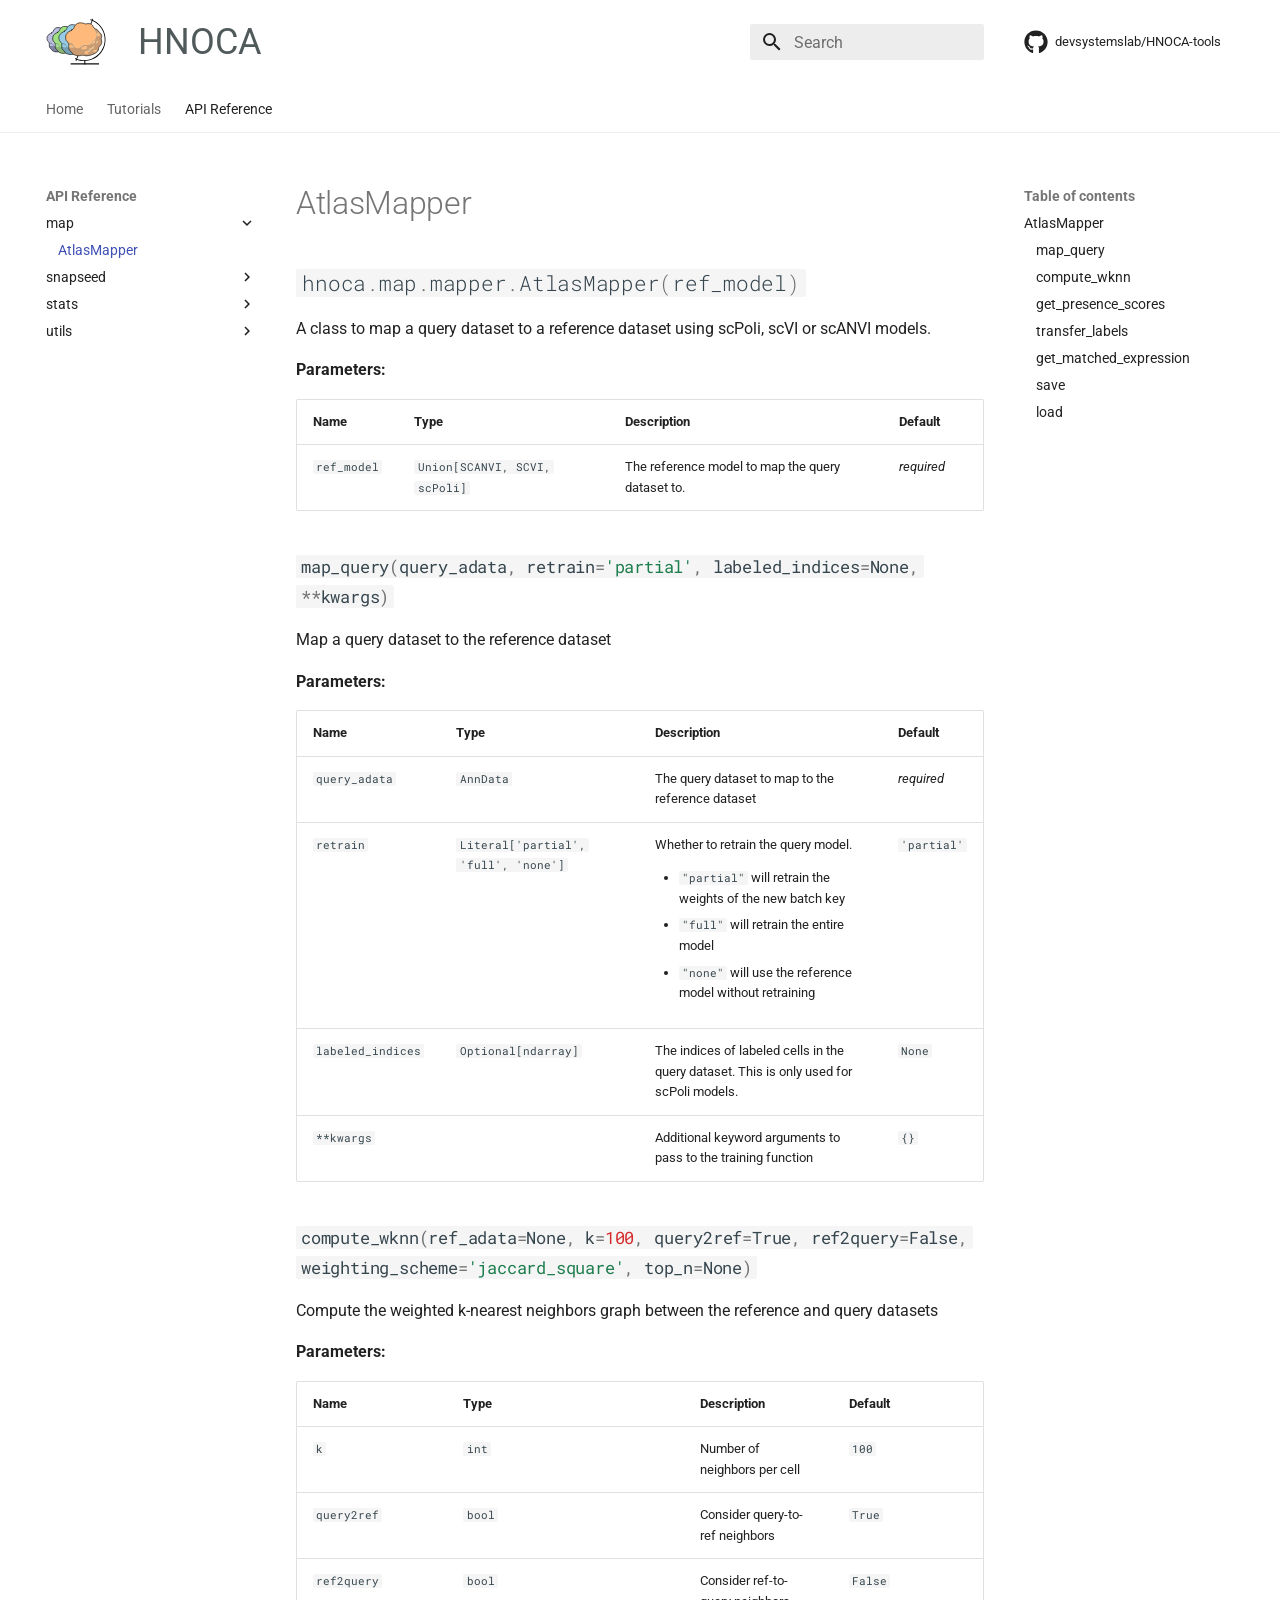
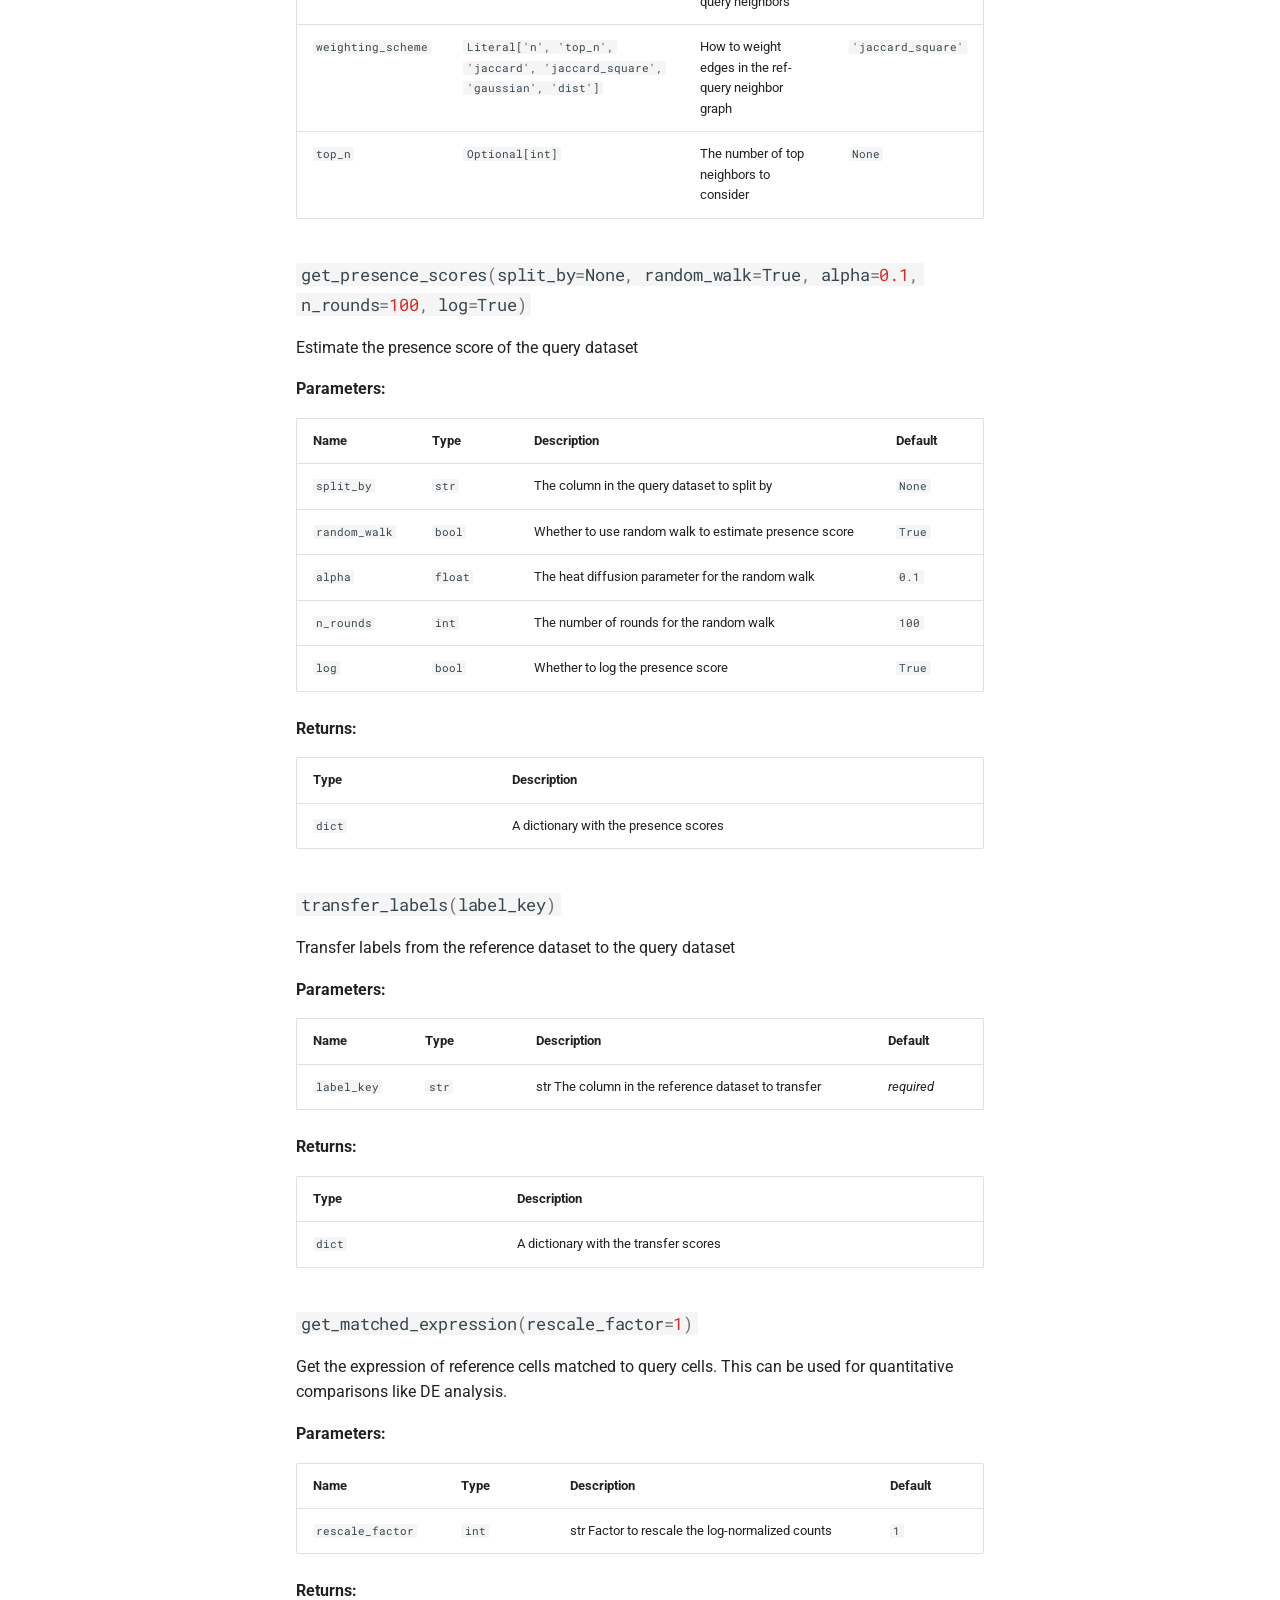
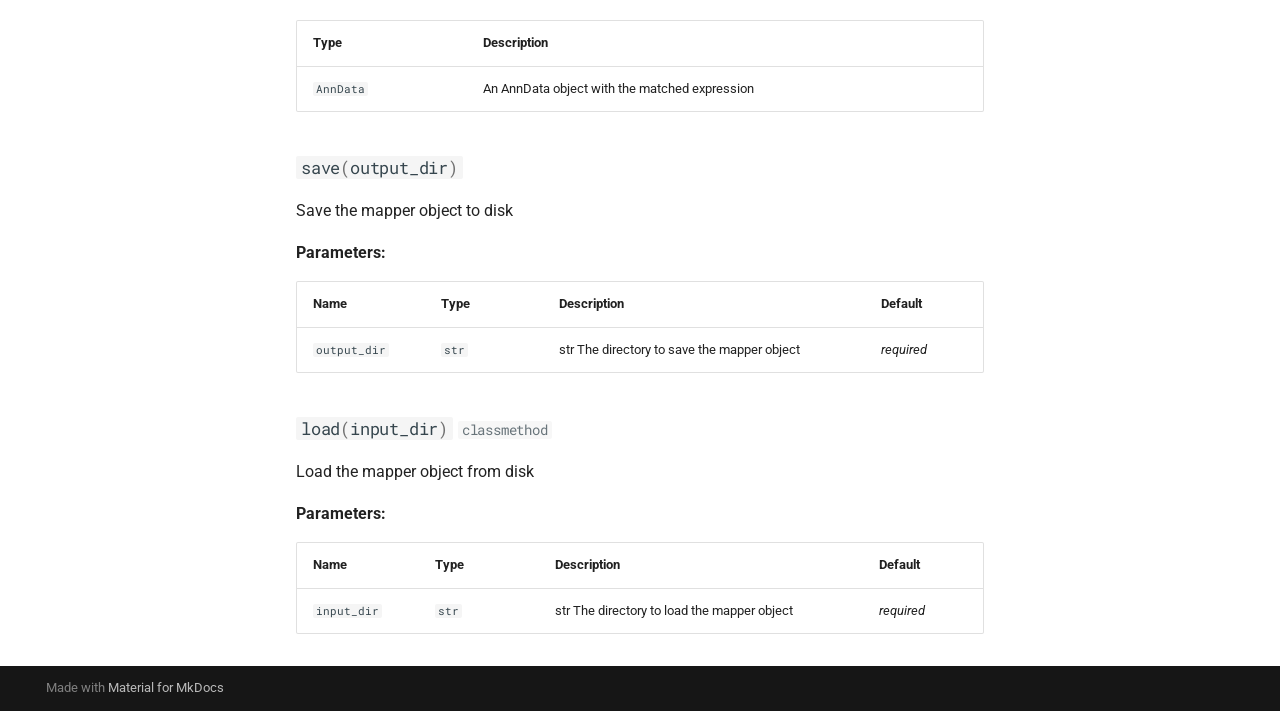
<file: api/map/AtlasMapper/index.html>
<!doctype html>
<html lang="en" class="no-js">
  <head>
    
      <meta charset="utf-8">
      <meta name="viewport" content="width=device-width,initial-scale=1">
      
      
      
      
        <link rel="prev" href="../../../vignettes/reference_mapping/">
      
      
        <link rel="next" href="../../snapseed/annotate/">
      
      
      <link rel="icon" href="../../../assets/images/logo.png">
      <meta name="generator" content="mkdocs-1.6.0, mkdocs-material-9.5.27">
    
    
      
        <title>AtlasMapper - HNOCA</title>
      
    
    
      <link rel="stylesheet" href="../../../assets/stylesheets/main.6543a935.min.css">
      
        
        <link rel="stylesheet" href="../../../assets/stylesheets/palette.06af60db.min.css">
      
      


    
    
      
    
    
      
        
        
        <link rel="preconnect" href="https://fonts.gstatic.com" crossorigin>
        <link rel="stylesheet" href="https://fonts.googleapis.com/css?family=Roboto:300,300i,400,400i,700,700i%7CRoboto+Mono:400,400i,700,700i&display=fallback">
        <style>:root{--md-text-font:"Roboto";--md-code-font:"Roboto Mono"}</style>
      
    
    
      <link rel="stylesheet" href="../../../assets/_mkdocstrings.css">
    
      <link rel="stylesheet" href="../../../stylesheets/extra.css">
    
      <link rel="stylesheet" href="../../../css/ansi-colours.css">
    
    <script>__md_scope=new URL("../../..",location),__md_hash=e=>[...e].reduce((e,_)=>(e<<5)-e+_.charCodeAt(0),0),__md_get=(e,_=localStorage,t=__md_scope)=>JSON.parse(_.getItem(t.pathname+"."+e)),__md_set=(e,_,t=localStorage,a=__md_scope)=>{try{t.setItem(a.pathname+"."+e,JSON.stringify(_))}catch(e){}}</script>
    
      

    
    
    
  </head>
  
  
    
    
    
    
    
    <body dir="ltr" data-md-color-scheme="default" data-md-color-primary="white" data-md-color-accent="orange">
  
    
    <input class="md-toggle" data-md-toggle="drawer" type="checkbox" id="__drawer" autocomplete="off">
    <input class="md-toggle" data-md-toggle="search" type="checkbox" id="__search" autocomplete="off">
    <label class="md-overlay" for="__drawer"></label>
    <div data-md-component="skip">
      
        
        <a href="#hnoca.map.mapper.AtlasMapper" class="md-skip">
          Skip to content
        </a>
      
    </div>
    <div data-md-component="announce">
      
    </div>
    
    
      

<header class="md-header" data-md-component="header">
  <nav class="md-header__inner md-grid" aria-label="Header">
    <a href="../../.." title="HNOCA" class="md-header__button md-logo" aria-label="HNOCA" data-md-component="logo">
      
  <img src="../../../assets/images/logo.svg" alt="logo">

    </a>
    <label class="md-header__button md-icon" for="__drawer">
      
      <svg xmlns="http://www.w3.org/2000/svg" viewBox="0 0 24 24"><path d="M3 6h18v2H3V6m0 5h18v2H3v-2m0 5h18v2H3v-2Z"/></svg>
    </label>
    <div class="md-header__title" data-md-component="header-title">
      <div class="md-header__ellipsis">
        <div class="md-header__topic">
          <span class="md-ellipsis">
            HNOCA
          </span>
        </div>
        <div class="md-header__topic" data-md-component="header-topic">
          <span class="md-ellipsis">
            
              AtlasMapper
            
          </span>
        </div>
      </div>
    </div>
    
      
    
    
    
    
      <label class="md-header__button md-icon" for="__search">
        
        <svg xmlns="http://www.w3.org/2000/svg" viewBox="0 0 24 24"><path d="M9.5 3A6.5 6.5 0 0 1 16 9.5c0 1.61-.59 3.09-1.56 4.23l.27.27h.79l5 5-1.5 1.5-5-5v-.79l-.27-.27A6.516 6.516 0 0 1 9.5 16 6.5 6.5 0 0 1 3 9.5 6.5 6.5 0 0 1 9.5 3m0 2C7 5 5 7 5 9.5S7 14 9.5 14 14 12 14 9.5 12 5 9.5 5Z"/></svg>
      </label>
      <div class="md-search" data-md-component="search" role="dialog">
  <label class="md-search__overlay" for="__search"></label>
  <div class="md-search__inner" role="search">
    <form class="md-search__form" name="search">
      <input type="text" class="md-search__input" name="query" aria-label="Search" placeholder="Search" autocapitalize="off" autocorrect="off" autocomplete="off" spellcheck="false" data-md-component="search-query" required>
      <label class="md-search__icon md-icon" for="__search">
        
        <svg xmlns="http://www.w3.org/2000/svg" viewBox="0 0 24 24"><path d="M9.5 3A6.5 6.5 0 0 1 16 9.5c0 1.61-.59 3.09-1.56 4.23l.27.27h.79l5 5-1.5 1.5-5-5v-.79l-.27-.27A6.516 6.516 0 0 1 9.5 16 6.5 6.5 0 0 1 3 9.5 6.5 6.5 0 0 1 9.5 3m0 2C7 5 5 7 5 9.5S7 14 9.5 14 14 12 14 9.5 12 5 9.5 5Z"/></svg>
        
        <svg xmlns="http://www.w3.org/2000/svg" viewBox="0 0 24 24"><path d="M20 11v2H8l5.5 5.5-1.42 1.42L4.16 12l7.92-7.92L13.5 5.5 8 11h12Z"/></svg>
      </label>
      <nav class="md-search__options" aria-label="Search">
        
        <button type="reset" class="md-search__icon md-icon" title="Clear" aria-label="Clear" tabindex="-1">
          
          <svg xmlns="http://www.w3.org/2000/svg" viewBox="0 0 24 24"><path d="M19 6.41 17.59 5 12 10.59 6.41 5 5 6.41 10.59 12 5 17.59 6.41 19 12 13.41 17.59 19 19 17.59 13.41 12 19 6.41Z"/></svg>
        </button>
      </nav>
      
    </form>
    <div class="md-search__output">
      <div class="md-search__scrollwrap" tabindex="0" data-md-scrollfix>
        <div class="md-search-result" data-md-component="search-result">
          <div class="md-search-result__meta">
            Initializing search
          </div>
          <ol class="md-search-result__list" role="presentation"></ol>
        </div>
      </div>
    </div>
  </div>
</div>
    
    
      <div class="md-header__source">
        <a href="https://github.com/devsystemslab/HNOCA-tools" title="Go to repository" class="md-source" data-md-component="source">
  <div class="md-source__icon md-icon">
    
    <svg xmlns="http://www.w3.org/2000/svg" viewBox="0 0 496 512"><!--! Font Awesome Free 6.5.2 by @fontawesome - https://fontawesome.com License - https://fontawesome.com/license/free (Icons: CC BY 4.0, Fonts: SIL OFL 1.1, Code: MIT License) Copyright 2024 Fonticons, Inc.--><path d="M165.9 397.4c0 2-2.3 3.6-5.2 3.6-3.3.3-5.6-1.3-5.6-3.6 0-2 2.3-3.6 5.2-3.6 3-.3 5.6 1.3 5.6 3.6zm-31.1-4.5c-.7 2 1.3 4.3 4.3 4.9 2.6 1 5.6 0 6.2-2s-1.3-4.3-4.3-5.2c-2.6-.7-5.5.3-6.2 2.3zm44.2-1.7c-2.9.7-4.9 2.6-4.6 4.9.3 2 2.9 3.3 5.9 2.6 2.9-.7 4.9-2.6 4.6-4.6-.3-1.9-3-3.2-5.9-2.9zM244.8 8C106.1 8 0 113.3 0 252c0 110.9 69.8 205.8 169.5 239.2 12.8 2.3 17.3-5.6 17.3-12.1 0-6.2-.3-40.4-.3-61.4 0 0-70 15-84.7-29.8 0 0-11.4-29.1-27.8-36.6 0 0-22.9-15.7 1.6-15.4 0 0 24.9 2 38.6 25.8 21.9 38.6 58.6 27.5 72.9 20.9 2.3-16 8.8-27.1 16-33.7-55.9-6.2-112.3-14.3-112.3-110.5 0-27.5 7.6-41.3 23.6-58.9-2.6-6.5-11.1-33.3 2.6-67.9 20.9-6.5 69 27 69 27 20-5.6 41.5-8.5 62.8-8.5s42.8 2.9 62.8 8.5c0 0 48.1-33.6 69-27 13.7 34.7 5.2 61.4 2.6 67.9 16 17.7 25.8 31.5 25.8 58.9 0 96.5-58.9 104.2-114.8 110.5 9.2 7.9 17 22.9 17 46.4 0 33.7-.3 75.4-.3 83.6 0 6.5 4.6 14.4 17.3 12.1C428.2 457.8 496 362.9 496 252 496 113.3 383.5 8 244.8 8zM97.2 352.9c-1.3 1-1 3.3.7 5.2 1.6 1.6 3.9 2.3 5.2 1 1.3-1 1-3.3-.7-5.2-1.6-1.6-3.9-2.3-5.2-1zm-10.8-8.1c-.7 1.3.3 2.9 2.3 3.9 1.6 1 3.6.7 4.3-.7.7-1.3-.3-2.9-2.3-3.9-2-.6-3.6-.3-4.3.7zm32.4 35.6c-1.6 1.3-1 4.3 1.3 6.2 2.3 2.3 5.2 2.6 6.5 1 1.3-1.3.7-4.3-1.3-6.2-2.2-2.3-5.2-2.6-6.5-1zm-11.4-14.7c-1.6 1-1.6 3.6 0 5.9 1.6 2.3 4.3 3.3 5.6 2.3 1.6-1.3 1.6-3.9 0-6.2-1.4-2.3-4-3.3-5.6-2z"/></svg>
  </div>
  <div class="md-source__repository">
    devsystemslab/HNOCA-tools
  </div>
</a>
      </div>
    
  </nav>
  
</header>
    
    <div class="md-container" data-md-component="container">
      
      
        
          
            
<nav class="md-tabs" aria-label="Tabs" data-md-component="tabs">
  <div class="md-grid">
    <ul class="md-tabs__list">
      
        
  
  
  
    
    
      <li class="md-tabs__item">
        <a href="../../.." class="md-tabs__link">
          
  
  Home

        </a>
      </li>
    
  

      
        
  
  
  
    
    
      <li class="md-tabs__item">
        <a href="../../../vignettes/get_started/" class="md-tabs__link">
          
  
  Tutorials

        </a>
      </li>
    
  

      
        
  
  
    
  
  
    
    
      
  
  
    
  
  
    
    
      <li class="md-tabs__item md-tabs__item--active">
        <a href="./" class="md-tabs__link">
          
  
  API Reference

        </a>
      </li>
    
  

    
  

      
    </ul>
  </div>
</nav>
          
        
      
      <main class="md-main" data-md-component="main">
        <div class="md-main__inner md-grid">
          
            
              
              <div class="md-sidebar md-sidebar--primary" data-md-component="sidebar" data-md-type="navigation" >
                <div class="md-sidebar__scrollwrap">
                  <div class="md-sidebar__inner">
                    


  


<nav class="md-nav md-nav--primary md-nav--lifted" aria-label="Navigation" data-md-level="0">
  <label class="md-nav__title" for="__drawer">
    <a href="../../.." title="HNOCA" class="md-nav__button md-logo" aria-label="HNOCA" data-md-component="logo">
      
  <img src="../../../assets/images/logo.svg" alt="logo">

    </a>
    HNOCA
  </label>
  
    <div class="md-nav__source">
      <a href="https://github.com/devsystemslab/HNOCA-tools" title="Go to repository" class="md-source" data-md-component="source">
  <div class="md-source__icon md-icon">
    
    <svg xmlns="http://www.w3.org/2000/svg" viewBox="0 0 496 512"><!--! Font Awesome Free 6.5.2 by @fontawesome - https://fontawesome.com License - https://fontawesome.com/license/free (Icons: CC BY 4.0, Fonts: SIL OFL 1.1, Code: MIT License) Copyright 2024 Fonticons, Inc.--><path d="M165.9 397.4c0 2-2.3 3.6-5.2 3.6-3.3.3-5.6-1.3-5.6-3.6 0-2 2.3-3.6 5.2-3.6 3-.3 5.6 1.3 5.6 3.6zm-31.1-4.5c-.7 2 1.3 4.3 4.3 4.9 2.6 1 5.6 0 6.2-2s-1.3-4.3-4.3-5.2c-2.6-.7-5.5.3-6.2 2.3zm44.2-1.7c-2.9.7-4.9 2.6-4.6 4.9.3 2 2.9 3.3 5.9 2.6 2.9-.7 4.9-2.6 4.6-4.6-.3-1.9-3-3.2-5.9-2.9zM244.8 8C106.1 8 0 113.3 0 252c0 110.9 69.8 205.8 169.5 239.2 12.8 2.3 17.3-5.6 17.3-12.1 0-6.2-.3-40.4-.3-61.4 0 0-70 15-84.7-29.8 0 0-11.4-29.1-27.8-36.6 0 0-22.9-15.7 1.6-15.4 0 0 24.9 2 38.6 25.8 21.9 38.6 58.6 27.5 72.9 20.9 2.3-16 8.8-27.1 16-33.7-55.9-6.2-112.3-14.3-112.3-110.5 0-27.5 7.6-41.3 23.6-58.9-2.6-6.5-11.1-33.3 2.6-67.9 20.9-6.5 69 27 69 27 20-5.6 41.5-8.5 62.8-8.5s42.8 2.9 62.8 8.5c0 0 48.1-33.6 69-27 13.7 34.7 5.2 61.4 2.6 67.9 16 17.7 25.8 31.5 25.8 58.9 0 96.5-58.9 104.2-114.8 110.5 9.2 7.9 17 22.9 17 46.4 0 33.7-.3 75.4-.3 83.6 0 6.5 4.6 14.4 17.3 12.1C428.2 457.8 496 362.9 496 252 496 113.3 383.5 8 244.8 8zM97.2 352.9c-1.3 1-1 3.3.7 5.2 1.6 1.6 3.9 2.3 5.2 1 1.3-1 1-3.3-.7-5.2-1.6-1.6-3.9-2.3-5.2-1zm-10.8-8.1c-.7 1.3.3 2.9 2.3 3.9 1.6 1 3.6.7 4.3-.7.7-1.3-.3-2.9-2.3-3.9-2-.6-3.6-.3-4.3.7zm32.4 35.6c-1.6 1.3-1 4.3 1.3 6.2 2.3 2.3 5.2 2.6 6.5 1 1.3-1.3.7-4.3-1.3-6.2-2.2-2.3-5.2-2.6-6.5-1zm-11.4-14.7c-1.6 1-1.6 3.6 0 5.9 1.6 2.3 4.3 3.3 5.6 2.3 1.6-1.3 1.6-3.9 0-6.2-1.4-2.3-4-3.3-5.6-2z"/></svg>
  </div>
  <div class="md-source__repository">
    devsystemslab/HNOCA-tools
  </div>
</a>
    </div>
  
  <ul class="md-nav__list" data-md-scrollfix>
    
      
      
  
  
  
  
    
    
    
      
      
    
    
    <li class="md-nav__item md-nav__item--nested">
      
        
        
        <input class="md-nav__toggle md-toggle " type="checkbox" id="__nav_1" >
        
          
          <label class="md-nav__link" for="__nav_1" id="__nav_1_label" tabindex="0">
            
  
  <span class="md-ellipsis">
    Home
  </span>
  

            <span class="md-nav__icon md-icon"></span>
          </label>
        
        <nav class="md-nav" data-md-level="1" aria-labelledby="__nav_1_label" aria-expanded="false">
          <label class="md-nav__title" for="__nav_1">
            <span class="md-nav__icon md-icon"></span>
            Home
          </label>
          <ul class="md-nav__list" data-md-scrollfix>
            
              
                
  
  
  
  
    <li class="md-nav__item">
      <a href="../../.." class="md-nav__link">
        
  
  <span class="md-ellipsis">
    About
  </span>
  

      </a>
    </li>
  

              
            
              
                
  
  
  
  
    <li class="md-nav__item">
      <a href="../../../quickstart/" class="md-nav__link">
        
  
  <span class="md-ellipsis">
    HNOCA-tools
  </span>
  

      </a>
    </li>
  

              
            
              
                
  
  
  
  
    <li class="md-nav__item">
      <a href="../../../archmap/" class="md-nav__link">
        
  
  <span class="md-ellipsis">
    ArchMap
  </span>
  

      </a>
    </li>
  

              
            
          </ul>
        </nav>
      
    </li>
  

    
      
      
  
  
  
  
    
    
    
      
      
    
    
    <li class="md-nav__item md-nav__item--nested">
      
        
        
        <input class="md-nav__toggle md-toggle " type="checkbox" id="__nav_2" >
        
          
          <label class="md-nav__link" for="__nav_2" id="__nav_2_label" tabindex="0">
            
  
  <span class="md-ellipsis">
    Tutorials
  </span>
  

            <span class="md-nav__icon md-icon"></span>
          </label>
        
        <nav class="md-nav" data-md-level="1" aria-labelledby="__nav_2_label" aria-expanded="false">
          <label class="md-nav__title" for="__nav_2">
            <span class="md-nav__icon md-icon"></span>
            Tutorials
          </label>
          <ul class="md-nav__list" data-md-scrollfix>
            
              
                
  
  
  
  
    <li class="md-nav__item">
      <a href="../../../vignettes/get_started/" class="md-nav__link">
        
  
  <span class="md-ellipsis">
    Get started
  </span>
  

      </a>
    </li>
  

              
            
              
                
  
  
  
  
    <li class="md-nav__item">
      <a href="../../../vignettes/exploration/" class="md-nav__link">
        
  
  <span class="md-ellipsis">
    HNOCA exploration and mapping
  </span>
  

      </a>
    </li>
  

              
            
              
                
  
  
  
  
    <li class="md-nav__item">
      <a href="../../../vignettes/annotation/" class="md-nav__link">
        
  
  <span class="md-ellipsis">
    Annotation
  </span>
  

      </a>
    </li>
  

              
            
              
                
  
  
  
  
    <li class="md-nav__item">
      <a href="../../../vignettes/atlas_mapping/" class="md-nav__link">
        
  
  <span class="md-ellipsis">
    Mapping to the HNOCA
  </span>
  

      </a>
    </li>
  

              
            
              
                
  
  
  
  
    <li class="md-nav__item">
      <a href="../../../vignettes/reference_mapping/" class="md-nav__link">
        
  
  <span class="md-ellipsis">
    Primary reference mapping
  </span>
  

      </a>
    </li>
  

              
            
          </ul>
        </nav>
      
    </li>
  

    
      
      
  
  
    
  
  
  
    
    
    
      
        
        
      
      
    
    
    <li class="md-nav__item md-nav__item--active md-nav__item--section md-nav__item--nested">
      
        
        
        <input class="md-nav__toggle md-toggle " type="checkbox" id="__nav_3" checked>
        
          
          <label class="md-nav__link" for="__nav_3" id="__nav_3_label" tabindex="">
            
  
  <span class="md-ellipsis">
    API Reference
  </span>
  

            <span class="md-nav__icon md-icon"></span>
          </label>
        
        <nav class="md-nav" data-md-level="1" aria-labelledby="__nav_3_label" aria-expanded="true">
          <label class="md-nav__title" for="__nav_3">
            <span class="md-nav__icon md-icon"></span>
            API Reference
          </label>
          <ul class="md-nav__list" data-md-scrollfix>
            
              
                
  
  
    
  
  
  
    
    
    
      
      
    
    
    <li class="md-nav__item md-nav__item--active md-nav__item--nested">
      
        
        
        <input class="md-nav__toggle md-toggle " type="checkbox" id="__nav_3_1" checked>
        
          
          <label class="md-nav__link" for="__nav_3_1" id="__nav_3_1_label" tabindex="0">
            
  
  <span class="md-ellipsis">
    map
  </span>
  

            <span class="md-nav__icon md-icon"></span>
          </label>
        
        <nav class="md-nav" data-md-level="2" aria-labelledby="__nav_3_1_label" aria-expanded="true">
          <label class="md-nav__title" for="__nav_3_1">
            <span class="md-nav__icon md-icon"></span>
            map
          </label>
          <ul class="md-nav__list" data-md-scrollfix>
            
              
                
  
  
    
  
  
  
    <li class="md-nav__item md-nav__item--active">
      
      <input class="md-nav__toggle md-toggle" type="checkbox" id="__toc">
      
      
      
        <label class="md-nav__link md-nav__link--active" for="__toc">
          
  
  <span class="md-ellipsis">
    AtlasMapper
  </span>
  

          <span class="md-nav__icon md-icon"></span>
        </label>
      
      <a href="./" class="md-nav__link md-nav__link--active">
        
  
  <span class="md-ellipsis">
    AtlasMapper
  </span>
  

      </a>
      
        

<nav class="md-nav md-nav--secondary" aria-label="Table of contents">
  
  
  
  
    <label class="md-nav__title" for="__toc">
      <span class="md-nav__icon md-icon"></span>
      Table of contents
    </label>
    <ul class="md-nav__list" data-md-component="toc" data-md-scrollfix>
      
        <li class="md-nav__item">
  <a href="#hnoca.map.mapper.AtlasMapper" class="md-nav__link">
    <span class="md-ellipsis">
      AtlasMapper
    </span>
  </a>
  
    <nav class="md-nav" aria-label="AtlasMapper">
      <ul class="md-nav__list">
        
          <li class="md-nav__item">
  <a href="#hnoca.map.mapper.AtlasMapper.map_query" class="md-nav__link">
    <span class="md-ellipsis">
      map_query
    </span>
  </a>
  
</li>
        
          <li class="md-nav__item">
  <a href="#hnoca.map.mapper.AtlasMapper.compute_wknn" class="md-nav__link">
    <span class="md-ellipsis">
      compute_wknn
    </span>
  </a>
  
</li>
        
          <li class="md-nav__item">
  <a href="#hnoca.map.mapper.AtlasMapper.get_presence_scores" class="md-nav__link">
    <span class="md-ellipsis">
      get_presence_scores
    </span>
  </a>
  
</li>
        
          <li class="md-nav__item">
  <a href="#hnoca.map.mapper.AtlasMapper.transfer_labels" class="md-nav__link">
    <span class="md-ellipsis">
      transfer_labels
    </span>
  </a>
  
</li>
        
          <li class="md-nav__item">
  <a href="#hnoca.map.mapper.AtlasMapper.get_matched_expression" class="md-nav__link">
    <span class="md-ellipsis">
      get_matched_expression
    </span>
  </a>
  
</li>
        
          <li class="md-nav__item">
  <a href="#hnoca.map.mapper.AtlasMapper.save" class="md-nav__link">
    <span class="md-ellipsis">
      save
    </span>
  </a>
  
</li>
        
          <li class="md-nav__item">
  <a href="#hnoca.map.mapper.AtlasMapper.load" class="md-nav__link">
    <span class="md-ellipsis">
      load
    </span>
  </a>
  
</li>
        
      </ul>
    </nav>
  
</li>
      
    </ul>
  
</nav>
      
    </li>
  

              
            
          </ul>
        </nav>
      
    </li>
  

              
            
              
                
  
  
  
  
    
    
    
      
      
    
    
    <li class="md-nav__item md-nav__item--nested">
      
        
        
        <input class="md-nav__toggle md-toggle " type="checkbox" id="__nav_3_2" >
        
          
          <label class="md-nav__link" for="__nav_3_2" id="__nav_3_2_label" tabindex="0">
            
  
  <span class="md-ellipsis">
    snapseed
  </span>
  

            <span class="md-nav__icon md-icon"></span>
          </label>
        
        <nav class="md-nav" data-md-level="2" aria-labelledby="__nav_3_2_label" aria-expanded="false">
          <label class="md-nav__title" for="__nav_3_2">
            <span class="md-nav__icon md-icon"></span>
            snapseed
          </label>
          <ul class="md-nav__list" data-md-scrollfix>
            
              
                
  
  
  
  
    <li class="md-nav__item">
      <a href="../../snapseed/annotate/" class="md-nav__link">
        
  
  <span class="md-ellipsis">
    annotate
  </span>
  

      </a>
    </li>
  

              
            
              
                
  
  
  
  
    <li class="md-nav__item">
      <a href="../../snapseed/annotate_hierarchy/" class="md-nav__link">
        
  
  <span class="md-ellipsis">
    annotate_hierarchy
  </span>
  

      </a>
    </li>
  

              
            
              
                
  
  
  
  
    <li class="md-nav__item">
      <a href="../../snapseed/find_markers/" class="md-nav__link">
        
  
  <span class="md-ellipsis">
    find_markers
  </span>
  

      </a>
    </li>
  

              
            
          </ul>
        </nav>
      
    </li>
  

              
            
              
                
  
  
  
  
    
    
    
      
      
    
    
    <li class="md-nav__item md-nav__item--nested">
      
        
        
        <input class="md-nav__toggle md-toggle " type="checkbox" id="__nav_3_3" >
        
          
          <label class="md-nav__link" for="__nav_3_3" id="__nav_3_3_label" tabindex="0">
            
  
  <span class="md-ellipsis">
    stats
  </span>
  

            <span class="md-nav__icon md-icon"></span>
          </label>
        
        <nav class="md-nav" data-md-level="2" aria-labelledby="__nav_3_3_label" aria-expanded="false">
          <label class="md-nav__title" for="__nav_3_3">
            <span class="md-nav__icon md-icon"></span>
            stats
          </label>
          <ul class="md-nav__list" data-md-scrollfix>
            
              
                
  
  
  
  
    <li class="md-nav__item">
      <a href="../../stats/test_de/" class="md-nav__link">
        
  
  <span class="md-ellipsis">
    test_de
  </span>
  

      </a>
    </li>
  

              
            
              
                
  
  
  
  
    <li class="md-nav__item">
      <a href="../../stats/test_de_paired/" class="md-nav__link">
        
  
  <span class="md-ellipsis">
    test_de_paired
  </span>
  

      </a>
    </li>
  

              
            
              
                
  
  
  
  
    <li class="md-nav__item">
      <a href="../../stats/create_pseudobulk/" class="md-nav__link">
        
  
  <span class="md-ellipsis">
    create_pseudobulk
  </span>
  

      </a>
    </li>
  

              
            
          </ul>
        </nav>
      
    </li>
  

              
            
              
                
  
  
  
  
    
    
    
      
      
    
    
    <li class="md-nav__item md-nav__item--nested">
      
        
        
        <input class="md-nav__toggle md-toggle " type="checkbox" id="__nav_3_4" >
        
          
          <label class="md-nav__link" for="__nav_3_4" id="__nav_3_4_label" tabindex="0">
            
  
  <span class="md-ellipsis">
    utils
  </span>
  

            <span class="md-nav__icon md-icon"></span>
          </label>
        
        <nav class="md-nav" data-md-level="2" aria-labelledby="__nav_3_4_label" aria-expanded="false">
          <label class="md-nav__title" for="__nav_3_4">
            <span class="md-nav__icon md-icon"></span>
            utils
          </label>
          <ul class="md-nav__list" data-md-scrollfix>
            
              
                
  
  
  
  
    <li class="md-nav__item">
      <a href="../../utils/compute_glycolysis_score/" class="md-nav__link">
        
  
  <span class="md-ellipsis">
    compute_glycolysis_score
  </span>
  

      </a>
    </li>
  

              
            
          </ul>
        </nav>
      
    </li>
  

              
            
          </ul>
        </nav>
      
    </li>
  

    
  </ul>
</nav>
                  </div>
                </div>
              </div>
            
            
              
              <div class="md-sidebar md-sidebar--secondary" data-md-component="sidebar" data-md-type="toc" >
                <div class="md-sidebar__scrollwrap">
                  <div class="md-sidebar__inner">
                    

<nav class="md-nav md-nav--secondary" aria-label="Table of contents">
  
  
  
  
    <label class="md-nav__title" for="__toc">
      <span class="md-nav__icon md-icon"></span>
      Table of contents
    </label>
    <ul class="md-nav__list" data-md-component="toc" data-md-scrollfix>
      
        <li class="md-nav__item">
  <a href="#hnoca.map.mapper.AtlasMapper" class="md-nav__link">
    <span class="md-ellipsis">
      AtlasMapper
    </span>
  </a>
  
    <nav class="md-nav" aria-label="AtlasMapper">
      <ul class="md-nav__list">
        
          <li class="md-nav__item">
  <a href="#hnoca.map.mapper.AtlasMapper.map_query" class="md-nav__link">
    <span class="md-ellipsis">
      map_query
    </span>
  </a>
  
</li>
        
          <li class="md-nav__item">
  <a href="#hnoca.map.mapper.AtlasMapper.compute_wknn" class="md-nav__link">
    <span class="md-ellipsis">
      compute_wknn
    </span>
  </a>
  
</li>
        
          <li class="md-nav__item">
  <a href="#hnoca.map.mapper.AtlasMapper.get_presence_scores" class="md-nav__link">
    <span class="md-ellipsis">
      get_presence_scores
    </span>
  </a>
  
</li>
        
          <li class="md-nav__item">
  <a href="#hnoca.map.mapper.AtlasMapper.transfer_labels" class="md-nav__link">
    <span class="md-ellipsis">
      transfer_labels
    </span>
  </a>
  
</li>
        
          <li class="md-nav__item">
  <a href="#hnoca.map.mapper.AtlasMapper.get_matched_expression" class="md-nav__link">
    <span class="md-ellipsis">
      get_matched_expression
    </span>
  </a>
  
</li>
        
          <li class="md-nav__item">
  <a href="#hnoca.map.mapper.AtlasMapper.save" class="md-nav__link">
    <span class="md-ellipsis">
      save
    </span>
  </a>
  
</li>
        
          <li class="md-nav__item">
  <a href="#hnoca.map.mapper.AtlasMapper.load" class="md-nav__link">
    <span class="md-ellipsis">
      load
    </span>
  </a>
  
</li>
        
      </ul>
    </nav>
  
</li>
      
    </ul>
  
</nav>
                  </div>
                </div>
              </div>
            
          
          
            <div class="md-content" data-md-component="content">
              <article class="md-content__inner md-typeset">
                
                  

  
  


  <h1>AtlasMapper</h1>

<div class="doc doc-object doc-class">



<h2 id="hnoca.map.mapper.AtlasMapper" class="doc doc-heading">
              <code class="highlight language-python"><span class="n">hnoca</span><span class="o">.</span><span class="n">map</span><span class="o">.</span><span class="n">mapper</span><span class="o">.</span><span class="n">AtlasMapper</span><span class="p">(</span><span class="n">ref_model</span><span class="p">)</span></code>

</h2>


    <div class="doc doc-contents first">


      <p>A class to map a query dataset to a reference dataset using scPoli, scVI or scANVI models.</p>



<p><span class="doc-section-title">Parameters:</span></p>
    <table>
      <thead>
        <tr>
          <th>Name</th>
          <th>Type</th>
          <th>Description</th>
          <th>Default</th>
        </tr>
      </thead>
      <tbody>
          <tr class="doc-section-item">
            <td><code>ref_model</code></td>
            <td>
                  <code><span title="typing.Union">Union</span>[<span title="scvi.model.SCANVI">SCANVI</span>, <span title="scvi.model.SCVI">SCVI</span>, <span title="scarches.models.scpoli.scPoli">scPoli</span>]</code>
            </td>
            <td>
              <div class="doc-md-description">
                <p>The reference model to map the query dataset to.</p>
              </div>
            </td>
            <td>
                <em>required</em>
            </td>
          </tr>
      </tbody>
    </table>




  <div class="doc doc-children">









<div class="doc doc-object doc-function">


<h3 id="hnoca.map.mapper.AtlasMapper.map_query" class="doc doc-heading">
            <code class="highlight language-python"><span class="n">map_query</span><span class="p">(</span><span class="n">query_adata</span><span class="p">,</span> <span class="n">retrain</span><span class="o">=</span><span class="s1">&#39;partial&#39;</span><span class="p">,</span> <span class="n">labeled_indices</span><span class="o">=</span><span class="kc">None</span><span class="p">,</span> <span class="o">**</span><span class="n">kwargs</span><span class="p">)</span></code>

</h3>


    <div class="doc doc-contents ">

      <p>Map a query dataset to the reference dataset</p>


<p><span class="doc-section-title">Parameters:</span></p>
    <table>
      <thead>
        <tr>
          <th>Name</th>
          <th>Type</th>
          <th>Description</th>
          <th>Default</th>
        </tr>
      </thead>
      <tbody>
          <tr class="doc-section-item">
            <td><code>query_adata</code></td>
            <td>
                  <code><span title="anndata.AnnData">AnnData</span></code>
            </td>
            <td>
              <div class="doc-md-description">
                <p>The query dataset to map to the reference dataset</p>
              </div>
            </td>
            <td>
                <em>required</em>
            </td>
          </tr>
          <tr class="doc-section-item">
            <td><code>retrain</code></td>
            <td>
                  <code><span title="typing.Literal">Literal</span>[&#39;partial&#39;, &#39;full&#39;, &#39;none&#39;]</code>
            </td>
            <td>
              <div class="doc-md-description">
                <p>Whether to retrain the query model.</p>
<ul>
<li><code>"partial"</code> will retrain the weights of the new batch key</li>
<li><code>"full"</code> will retrain the entire model</li>
<li><code>"none"</code> will use the reference model without retraining</li>
</ul>
              </div>
            </td>
            <td>
                  <code>&#39;partial&#39;</code>
            </td>
          </tr>
          <tr class="doc-section-item">
            <td><code>labeled_indices</code></td>
            <td>
                  <code><span title="typing.Optional">Optional</span>[<span title="numpy.ndarray">ndarray</span>]</code>
            </td>
            <td>
              <div class="doc-md-description">
                <p>The indices of labeled cells in the query dataset. This is only used for scPoli models.</p>
              </div>
            </td>
            <td>
                  <code>None</code>
            </td>
          </tr>
          <tr class="doc-section-item">
            <td><code>**kwargs</code></td>
            <td>
            </td>
            <td>
              <div class="doc-md-description">
                <p>Additional keyword arguments to pass to the training function</p>
              </div>
            </td>
            <td>
                  <code>{}</code>
            </td>
          </tr>
      </tbody>
    </table>

    </div>

</div>

<div class="doc doc-object doc-function">


<h3 id="hnoca.map.mapper.AtlasMapper.compute_wknn" class="doc doc-heading">
            <code class="highlight language-python"><span class="n">compute_wknn</span><span class="p">(</span><span class="n">ref_adata</span><span class="o">=</span><span class="kc">None</span><span class="p">,</span> <span class="n">k</span><span class="o">=</span><span class="mi">100</span><span class="p">,</span> <span class="n">query2ref</span><span class="o">=</span><span class="kc">True</span><span class="p">,</span> <span class="n">ref2query</span><span class="o">=</span><span class="kc">False</span><span class="p">,</span> <span class="n">weighting_scheme</span><span class="o">=</span><span class="s1">&#39;jaccard_square&#39;</span><span class="p">,</span> <span class="n">top_n</span><span class="o">=</span><span class="kc">None</span><span class="p">)</span></code>

</h3>


    <div class="doc doc-contents ">

      <p>Compute the weighted k-nearest neighbors graph between the reference and query datasets</p>


<p><span class="doc-section-title">Parameters:</span></p>
    <table>
      <thead>
        <tr>
          <th>Name</th>
          <th>Type</th>
          <th>Description</th>
          <th>Default</th>
        </tr>
      </thead>
      <tbody>
          <tr class="doc-section-item">
            <td><code>k</code></td>
            <td>
                  <code>int</code>
            </td>
            <td>
              <div class="doc-md-description">
                <p>Number of neighbors per cell</p>
              </div>
            </td>
            <td>
                  <code>100</code>
            </td>
          </tr>
          <tr class="doc-section-item">
            <td><code>query2ref</code></td>
            <td>
                  <code>bool</code>
            </td>
            <td>
              <div class="doc-md-description">
                <p>Consider query-to-ref neighbors</p>
              </div>
            </td>
            <td>
                  <code>True</code>
            </td>
          </tr>
          <tr class="doc-section-item">
            <td><code>ref2query</code></td>
            <td>
                  <code>bool</code>
            </td>
            <td>
              <div class="doc-md-description">
                <p>Consider ref-to-query neighbors</p>
              </div>
            </td>
            <td>
                  <code>False</code>
            </td>
          </tr>
          <tr class="doc-section-item">
            <td><code>weighting_scheme</code></td>
            <td>
                  <code><span title="typing.Literal">Literal</span>[&#39;n&#39;, &#39;top_n&#39;, &#39;jaccard&#39;, &#39;jaccard_square&#39;, &#39;gaussian&#39;, &#39;dist&#39;]</code>
            </td>
            <td>
              <div class="doc-md-description">
                <p>How to weight edges in the ref-query neighbor graph</p>
              </div>
            </td>
            <td>
                  <code>&#39;jaccard_square&#39;</code>
            </td>
          </tr>
          <tr class="doc-section-item">
            <td><code>top_n</code></td>
            <td>
                  <code><span title="typing.Optional">Optional</span>[int]</code>
            </td>
            <td>
              <div class="doc-md-description">
                <p>The number of top neighbors to consider</p>
              </div>
            </td>
            <td>
                  <code>None</code>
            </td>
          </tr>
      </tbody>
    </table>

    </div>

</div>

<div class="doc doc-object doc-function">


<h3 id="hnoca.map.mapper.AtlasMapper.get_presence_scores" class="doc doc-heading">
            <code class="highlight language-python"><span class="n">get_presence_scores</span><span class="p">(</span><span class="n">split_by</span><span class="o">=</span><span class="kc">None</span><span class="p">,</span> <span class="n">random_walk</span><span class="o">=</span><span class="kc">True</span><span class="p">,</span> <span class="n">alpha</span><span class="o">=</span><span class="mf">0.1</span><span class="p">,</span> <span class="n">n_rounds</span><span class="o">=</span><span class="mi">100</span><span class="p">,</span> <span class="n">log</span><span class="o">=</span><span class="kc">True</span><span class="p">)</span></code>

</h3>


    <div class="doc doc-contents ">

      <p>Estimate the presence score of the query dataset</p>


<p><span class="doc-section-title">Parameters:</span></p>
    <table>
      <thead>
        <tr>
          <th>Name</th>
          <th>Type</th>
          <th>Description</th>
          <th>Default</th>
        </tr>
      </thead>
      <tbody>
          <tr class="doc-section-item">
            <td><code>split_by</code></td>
            <td>
                  <code>str</code>
            </td>
            <td>
              <div class="doc-md-description">
                <p>The column in the query dataset to split by</p>
              </div>
            </td>
            <td>
                  <code>None</code>
            </td>
          </tr>
          <tr class="doc-section-item">
            <td><code>random_walk</code></td>
            <td>
                  <code>bool</code>
            </td>
            <td>
              <div class="doc-md-description">
                <p>Whether to use random walk to estimate presence score</p>
              </div>
            </td>
            <td>
                  <code>True</code>
            </td>
          </tr>
          <tr class="doc-section-item">
            <td><code>alpha</code></td>
            <td>
                  <code>float</code>
            </td>
            <td>
              <div class="doc-md-description">
                <p>The heat diffusion parameter for the random walk</p>
              </div>
            </td>
            <td>
                  <code>0.1</code>
            </td>
          </tr>
          <tr class="doc-section-item">
            <td><code>n_rounds</code></td>
            <td>
                  <code>int</code>
            </td>
            <td>
              <div class="doc-md-description">
                <p>The number of rounds for the random walk</p>
              </div>
            </td>
            <td>
                  <code>100</code>
            </td>
          </tr>
          <tr class="doc-section-item">
            <td><code>log</code></td>
            <td>
                  <code>bool</code>
            </td>
            <td>
              <div class="doc-md-description">
                <p>Whether to log the presence score</p>
              </div>
            </td>
            <td>
                  <code>True</code>
            </td>
          </tr>
      </tbody>
    </table>


    <p><span class="doc-section-title">Returns:</span></p>
    <table>
      <thead>
        <tr>
          <th>Type</th>
          <th>Description</th>
        </tr>
      </thead>
      <tbody>
          <tr class="doc-section-item">
            <td>
                  <code>dict</code>
            </td>
            <td>
              <div class="doc-md-description">
                <p>A dictionary with the presence scores</p>
              </div>
            </td>
          </tr>
      </tbody>
    </table>

    </div>

</div>

<div class="doc doc-object doc-function">


<h3 id="hnoca.map.mapper.AtlasMapper.transfer_labels" class="doc doc-heading">
            <code class="highlight language-python"><span class="n">transfer_labels</span><span class="p">(</span><span class="n">label_key</span><span class="p">)</span></code>

</h3>


    <div class="doc doc-contents ">

      <p>Transfer labels from the reference dataset to the query dataset</p>


<p><span class="doc-section-title">Parameters:</span></p>
    <table>
      <thead>
        <tr>
          <th>Name</th>
          <th>Type</th>
          <th>Description</th>
          <th>Default</th>
        </tr>
      </thead>
      <tbody>
          <tr class="doc-section-item">
            <td><code>label_key</code></td>
            <td>
                  <code>str</code>
            </td>
            <td>
              <div class="doc-md-description">
                <p>str
The column in the reference dataset to transfer</p>
              </div>
            </td>
            <td>
                <em>required</em>
            </td>
          </tr>
      </tbody>
    </table>


    <p><span class="doc-section-title">Returns:</span></p>
    <table>
      <thead>
        <tr>
          <th>Type</th>
          <th>Description</th>
        </tr>
      </thead>
      <tbody>
          <tr class="doc-section-item">
            <td>
                  <code>dict</code>
            </td>
            <td>
              <div class="doc-md-description">
                <p>A dictionary with the transfer scores</p>
              </div>
            </td>
          </tr>
      </tbody>
    </table>

    </div>

</div>

<div class="doc doc-object doc-function">


<h3 id="hnoca.map.mapper.AtlasMapper.get_matched_expression" class="doc doc-heading">
            <code class="highlight language-python"><span class="n">get_matched_expression</span><span class="p">(</span><span class="n">rescale_factor</span><span class="o">=</span><span class="mi">1</span><span class="p">)</span></code>

</h3>


    <div class="doc doc-contents ">

      <p>Get the expression of reference cells matched to query cells. This can be used for quantitative comparisons like DE analysis.</p>


<p><span class="doc-section-title">Parameters:</span></p>
    <table>
      <thead>
        <tr>
          <th>Name</th>
          <th>Type</th>
          <th>Description</th>
          <th>Default</th>
        </tr>
      </thead>
      <tbody>
          <tr class="doc-section-item">
            <td><code>rescale_factor</code></td>
            <td>
                  <code>int</code>
            </td>
            <td>
              <div class="doc-md-description">
                <p>str
Factor to rescale the log-normalized counts</p>
              </div>
            </td>
            <td>
                  <code>1</code>
            </td>
          </tr>
      </tbody>
    </table>


    <p><span class="doc-section-title">Returns:</span></p>
    <table>
      <thead>
        <tr>
          <th>Type</th>
          <th>Description</th>
        </tr>
      </thead>
      <tbody>
          <tr class="doc-section-item">
            <td>
                  <code><span title="anndata.AnnData">AnnData</span></code>
            </td>
            <td>
              <div class="doc-md-description">
                <p>An AnnData object with the matched expression</p>
              </div>
            </td>
          </tr>
      </tbody>
    </table>

    </div>

</div>

<div class="doc doc-object doc-function">


<h3 id="hnoca.map.mapper.AtlasMapper.save" class="doc doc-heading">
            <code class="highlight language-python"><span class="n">save</span><span class="p">(</span><span class="n">output_dir</span><span class="p">)</span></code>

</h3>


    <div class="doc doc-contents ">

      <p>Save the mapper object to disk</p>


<p><span class="doc-section-title">Parameters:</span></p>
    <table>
      <thead>
        <tr>
          <th>Name</th>
          <th>Type</th>
          <th>Description</th>
          <th>Default</th>
        </tr>
      </thead>
      <tbody>
          <tr class="doc-section-item">
            <td><code>output_dir</code></td>
            <td>
                  <code>str</code>
            </td>
            <td>
              <div class="doc-md-description">
                <p>str
The directory to save the mapper object</p>
              </div>
            </td>
            <td>
                <em>required</em>
            </td>
          </tr>
      </tbody>
    </table>

    </div>

</div>

<div class="doc doc-object doc-function">


<h3 id="hnoca.map.mapper.AtlasMapper.load" class="doc doc-heading">
            <code class="highlight language-python"><span class="n">load</span><span class="p">(</span><span class="n">input_dir</span><span class="p">)</span></code>

  <span class="doc doc-labels">
      <small class="doc doc-label doc-label-classmethod"><code>classmethod</code></small>
  </span>

</h3>


    <div class="doc doc-contents ">

      <p>Load the mapper object from disk</p>


<p><span class="doc-section-title">Parameters:</span></p>
    <table>
      <thead>
        <tr>
          <th>Name</th>
          <th>Type</th>
          <th>Description</th>
          <th>Default</th>
        </tr>
      </thead>
      <tbody>
          <tr class="doc-section-item">
            <td><code>input_dir</code></td>
            <td>
                  <code>str</code>
            </td>
            <td>
              <div class="doc-md-description">
                <p>str
The directory to load the mapper object</p>
              </div>
            </td>
            <td>
                <em>required</em>
            </td>
          </tr>
      </tbody>
    </table>

    </div>

</div>



  </div>

    </div>

</div>












                
              </article>
            </div>
          
          
<script>var target=document.getElementById(location.hash.slice(1));target&&target.name&&(target.checked=target.name.startsWith("__tabbed_"))</script>
        </div>
        
      </main>
      
        <footer class="md-footer">
  
  <div class="md-footer-meta md-typeset">
    <div class="md-footer-meta__inner md-grid">
      <div class="md-copyright">
  
  
    Made with
    <a href="https://squidfunk.github.io/mkdocs-material/" target="_blank" rel="noopener">
      Material for MkDocs
    </a>
  
</div>
      
    </div>
  </div>
</footer>
      
    </div>
    <div class="md-dialog" data-md-component="dialog">
      <div class="md-dialog__inner md-typeset"></div>
    </div>
    
    
    <script id="__config" type="application/json">{"base": "../../..", "features": ["navigation.tabs"], "search": "../../../assets/javascripts/workers/search.b8dbb3d2.min.js", "translations": {"clipboard.copied": "Copied to clipboard", "clipboard.copy": "Copy to clipboard", "search.result.more.one": "1 more on this page", "search.result.more.other": "# more on this page", "search.result.none": "No matching documents", "search.result.one": "1 matching document", "search.result.other": "# matching documents", "search.result.placeholder": "Type to start searching", "search.result.term.missing": "Missing", "select.version": "Select version"}}</script>
    
    
      <script src="../../../assets/javascripts/bundle.ad660dcc.min.js"></script>
      
    
  </body>
</html>
</file>
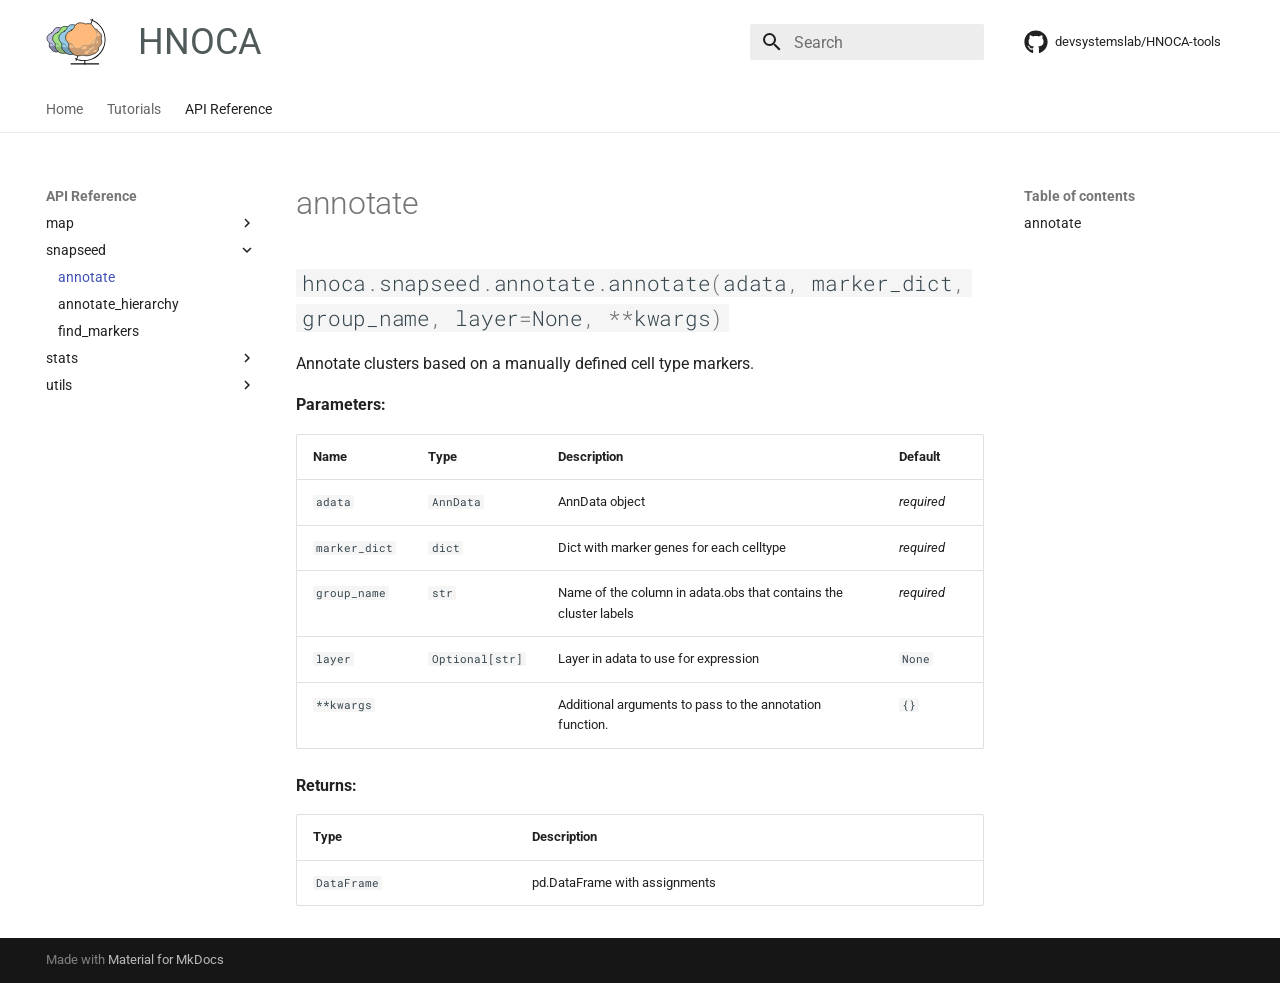
<file: api/snapseed/annotate/index.html>
<!doctype html>
<html lang="en" class="no-js">
  <head>
    
      <meta charset="utf-8">
      <meta name="viewport" content="width=device-width,initial-scale=1">
      
      
      
      
        <link rel="prev" href="../../map/AtlasMapper/">
      
      
        <link rel="next" href="../annotate_hierarchy/">
      
      
      <link rel="icon" href="../../../assets/images/logo.png">
      <meta name="generator" content="mkdocs-1.6.0, mkdocs-material-9.5.27">
    
    
      
        <title>annotate - HNOCA</title>
      
    
    
      <link rel="stylesheet" href="../../../assets/stylesheets/main.6543a935.min.css">
      
        
        <link rel="stylesheet" href="../../../assets/stylesheets/palette.06af60db.min.css">
      
      


    
    
      
    
    
      
        
        
        <link rel="preconnect" href="https://fonts.gstatic.com" crossorigin>
        <link rel="stylesheet" href="https://fonts.googleapis.com/css?family=Roboto:300,300i,400,400i,700,700i%7CRoboto+Mono:400,400i,700,700i&display=fallback">
        <style>:root{--md-text-font:"Roboto";--md-code-font:"Roboto Mono"}</style>
      
    
    
      <link rel="stylesheet" href="../../../assets/_mkdocstrings.css">
    
      <link rel="stylesheet" href="../../../stylesheets/extra.css">
    
      <link rel="stylesheet" href="../../../css/ansi-colours.css">
    
    <script>__md_scope=new URL("../../..",location),__md_hash=e=>[...e].reduce((e,_)=>(e<<5)-e+_.charCodeAt(0),0),__md_get=(e,_=localStorage,t=__md_scope)=>JSON.parse(_.getItem(t.pathname+"."+e)),__md_set=(e,_,t=localStorage,a=__md_scope)=>{try{t.setItem(a.pathname+"."+e,JSON.stringify(_))}catch(e){}}</script>
    
      

    
    
    
  </head>
  
  
    
    
    
    
    
    <body dir="ltr" data-md-color-scheme="default" data-md-color-primary="white" data-md-color-accent="orange">
  
    
    <input class="md-toggle" data-md-toggle="drawer" type="checkbox" id="__drawer" autocomplete="off">
    <input class="md-toggle" data-md-toggle="search" type="checkbox" id="__search" autocomplete="off">
    <label class="md-overlay" for="__drawer"></label>
    <div data-md-component="skip">
      
        
        <a href="#hnoca.snapseed.annotate.annotate" class="md-skip">
          Skip to content
        </a>
      
    </div>
    <div data-md-component="announce">
      
    </div>
    
    
      

<header class="md-header" data-md-component="header">
  <nav class="md-header__inner md-grid" aria-label="Header">
    <a href="../../.." title="HNOCA" class="md-header__button md-logo" aria-label="HNOCA" data-md-component="logo">
      
  <img src="../../../assets/images/logo.svg" alt="logo">

    </a>
    <label class="md-header__button md-icon" for="__drawer">
      
      <svg xmlns="http://www.w3.org/2000/svg" viewBox="0 0 24 24"><path d="M3 6h18v2H3V6m0 5h18v2H3v-2m0 5h18v2H3v-2Z"/></svg>
    </label>
    <div class="md-header__title" data-md-component="header-title">
      <div class="md-header__ellipsis">
        <div class="md-header__topic">
          <span class="md-ellipsis">
            HNOCA
          </span>
        </div>
        <div class="md-header__topic" data-md-component="header-topic">
          <span class="md-ellipsis">
            
              annotate
            
          </span>
        </div>
      </div>
    </div>
    
      
    
    
    
    
      <label class="md-header__button md-icon" for="__search">
        
        <svg xmlns="http://www.w3.org/2000/svg" viewBox="0 0 24 24"><path d="M9.5 3A6.5 6.5 0 0 1 16 9.5c0 1.61-.59 3.09-1.56 4.23l.27.27h.79l5 5-1.5 1.5-5-5v-.79l-.27-.27A6.516 6.516 0 0 1 9.5 16 6.5 6.5 0 0 1 3 9.5 6.5 6.5 0 0 1 9.5 3m0 2C7 5 5 7 5 9.5S7 14 9.5 14 14 12 14 9.5 12 5 9.5 5Z"/></svg>
      </label>
      <div class="md-search" data-md-component="search" role="dialog">
  <label class="md-search__overlay" for="__search"></label>
  <div class="md-search__inner" role="search">
    <form class="md-search__form" name="search">
      <input type="text" class="md-search__input" name="query" aria-label="Search" placeholder="Search" autocapitalize="off" autocorrect="off" autocomplete="off" spellcheck="false" data-md-component="search-query" required>
      <label class="md-search__icon md-icon" for="__search">
        
        <svg xmlns="http://www.w3.org/2000/svg" viewBox="0 0 24 24"><path d="M9.5 3A6.5 6.5 0 0 1 16 9.5c0 1.61-.59 3.09-1.56 4.23l.27.27h.79l5 5-1.5 1.5-5-5v-.79l-.27-.27A6.516 6.516 0 0 1 9.5 16 6.5 6.5 0 0 1 3 9.5 6.5 6.5 0 0 1 9.5 3m0 2C7 5 5 7 5 9.5S7 14 9.5 14 14 12 14 9.5 12 5 9.5 5Z"/></svg>
        
        <svg xmlns="http://www.w3.org/2000/svg" viewBox="0 0 24 24"><path d="M20 11v2H8l5.5 5.5-1.42 1.42L4.16 12l7.92-7.92L13.5 5.5 8 11h12Z"/></svg>
      </label>
      <nav class="md-search__options" aria-label="Search">
        
        <button type="reset" class="md-search__icon md-icon" title="Clear" aria-label="Clear" tabindex="-1">
          
          <svg xmlns="http://www.w3.org/2000/svg" viewBox="0 0 24 24"><path d="M19 6.41 17.59 5 12 10.59 6.41 5 5 6.41 10.59 12 5 17.59 6.41 19 12 13.41 17.59 19 19 17.59 13.41 12 19 6.41Z"/></svg>
        </button>
      </nav>
      
    </form>
    <div class="md-search__output">
      <div class="md-search__scrollwrap" tabindex="0" data-md-scrollfix>
        <div class="md-search-result" data-md-component="search-result">
          <div class="md-search-result__meta">
            Initializing search
          </div>
          <ol class="md-search-result__list" role="presentation"></ol>
        </div>
      </div>
    </div>
  </div>
</div>
    
    
      <div class="md-header__source">
        <a href="https://github.com/devsystemslab/HNOCA-tools" title="Go to repository" class="md-source" data-md-component="source">
  <div class="md-source__icon md-icon">
    
    <svg xmlns="http://www.w3.org/2000/svg" viewBox="0 0 496 512"><!--! Font Awesome Free 6.5.2 by @fontawesome - https://fontawesome.com License - https://fontawesome.com/license/free (Icons: CC BY 4.0, Fonts: SIL OFL 1.1, Code: MIT License) Copyright 2024 Fonticons, Inc.--><path d="M165.9 397.4c0 2-2.3 3.6-5.2 3.6-3.3.3-5.6-1.3-5.6-3.6 0-2 2.3-3.6 5.2-3.6 3-.3 5.6 1.3 5.6 3.6zm-31.1-4.5c-.7 2 1.3 4.3 4.3 4.9 2.6 1 5.6 0 6.2-2s-1.3-4.3-4.3-5.2c-2.6-.7-5.5.3-6.2 2.3zm44.2-1.7c-2.9.7-4.9 2.6-4.6 4.9.3 2 2.9 3.3 5.9 2.6 2.9-.7 4.9-2.6 4.6-4.6-.3-1.9-3-3.2-5.9-2.9zM244.8 8C106.1 8 0 113.3 0 252c0 110.9 69.8 205.8 169.5 239.2 12.8 2.3 17.3-5.6 17.3-12.1 0-6.2-.3-40.4-.3-61.4 0 0-70 15-84.7-29.8 0 0-11.4-29.1-27.8-36.6 0 0-22.9-15.7 1.6-15.4 0 0 24.9 2 38.6 25.8 21.9 38.6 58.6 27.5 72.9 20.9 2.3-16 8.8-27.1 16-33.7-55.9-6.2-112.3-14.3-112.3-110.5 0-27.5 7.6-41.3 23.6-58.9-2.6-6.5-11.1-33.3 2.6-67.9 20.9-6.5 69 27 69 27 20-5.6 41.5-8.5 62.8-8.5s42.8 2.9 62.8 8.5c0 0 48.1-33.6 69-27 13.7 34.7 5.2 61.4 2.6 67.9 16 17.7 25.8 31.5 25.8 58.9 0 96.5-58.9 104.2-114.8 110.5 9.2 7.9 17 22.9 17 46.4 0 33.7-.3 75.4-.3 83.6 0 6.5 4.6 14.4 17.3 12.1C428.2 457.8 496 362.9 496 252 496 113.3 383.5 8 244.8 8zM97.2 352.9c-1.3 1-1 3.3.7 5.2 1.6 1.6 3.9 2.3 5.2 1 1.3-1 1-3.3-.7-5.2-1.6-1.6-3.9-2.3-5.2-1zm-10.8-8.1c-.7 1.3.3 2.9 2.3 3.9 1.6 1 3.6.7 4.3-.7.7-1.3-.3-2.9-2.3-3.9-2-.6-3.6-.3-4.3.7zm32.4 35.6c-1.6 1.3-1 4.3 1.3 6.2 2.3 2.3 5.2 2.6 6.5 1 1.3-1.3.7-4.3-1.3-6.2-2.2-2.3-5.2-2.6-6.5-1zm-11.4-14.7c-1.6 1-1.6 3.6 0 5.9 1.6 2.3 4.3 3.3 5.6 2.3 1.6-1.3 1.6-3.9 0-6.2-1.4-2.3-4-3.3-5.6-2z"/></svg>
  </div>
  <div class="md-source__repository">
    devsystemslab/HNOCA-tools
  </div>
</a>
      </div>
    
  </nav>
  
</header>
    
    <div class="md-container" data-md-component="container">
      
      
        
          
            
<nav class="md-tabs" aria-label="Tabs" data-md-component="tabs">
  <div class="md-grid">
    <ul class="md-tabs__list">
      
        
  
  
  
    
    
      <li class="md-tabs__item">
        <a href="../../.." class="md-tabs__link">
          
  
  Home

        </a>
      </li>
    
  

      
        
  
  
  
    
    
      <li class="md-tabs__item">
        <a href="../../../vignettes/get_started/" class="md-tabs__link">
          
  
  Tutorials

        </a>
      </li>
    
  

      
        
  
  
    
  
  
    
    
      
  
  
    
  
  
    
    
      <li class="md-tabs__item md-tabs__item--active">
        <a href="../../map/AtlasMapper/" class="md-tabs__link">
          
  
  API Reference

        </a>
      </li>
    
  

    
  

      
    </ul>
  </div>
</nav>
          
        
      
      <main class="md-main" data-md-component="main">
        <div class="md-main__inner md-grid">
          
            
              
              <div class="md-sidebar md-sidebar--primary" data-md-component="sidebar" data-md-type="navigation" >
                <div class="md-sidebar__scrollwrap">
                  <div class="md-sidebar__inner">
                    


  


<nav class="md-nav md-nav--primary md-nav--lifted" aria-label="Navigation" data-md-level="0">
  <label class="md-nav__title" for="__drawer">
    <a href="../../.." title="HNOCA" class="md-nav__button md-logo" aria-label="HNOCA" data-md-component="logo">
      
  <img src="../../../assets/images/logo.svg" alt="logo">

    </a>
    HNOCA
  </label>
  
    <div class="md-nav__source">
      <a href="https://github.com/devsystemslab/HNOCA-tools" title="Go to repository" class="md-source" data-md-component="source">
  <div class="md-source__icon md-icon">
    
    <svg xmlns="http://www.w3.org/2000/svg" viewBox="0 0 496 512"><!--! Font Awesome Free 6.5.2 by @fontawesome - https://fontawesome.com License - https://fontawesome.com/license/free (Icons: CC BY 4.0, Fonts: SIL OFL 1.1, Code: MIT License) Copyright 2024 Fonticons, Inc.--><path d="M165.9 397.4c0 2-2.3 3.6-5.2 3.6-3.3.3-5.6-1.3-5.6-3.6 0-2 2.3-3.6 5.2-3.6 3-.3 5.6 1.3 5.6 3.6zm-31.1-4.5c-.7 2 1.3 4.3 4.3 4.9 2.6 1 5.6 0 6.2-2s-1.3-4.3-4.3-5.2c-2.6-.7-5.5.3-6.2 2.3zm44.2-1.7c-2.9.7-4.9 2.6-4.6 4.9.3 2 2.9 3.3 5.9 2.6 2.9-.7 4.9-2.6 4.6-4.6-.3-1.9-3-3.2-5.9-2.9zM244.8 8C106.1 8 0 113.3 0 252c0 110.9 69.8 205.8 169.5 239.2 12.8 2.3 17.3-5.6 17.3-12.1 0-6.2-.3-40.4-.3-61.4 0 0-70 15-84.7-29.8 0 0-11.4-29.1-27.8-36.6 0 0-22.9-15.7 1.6-15.4 0 0 24.9 2 38.6 25.8 21.9 38.6 58.6 27.5 72.9 20.9 2.3-16 8.8-27.1 16-33.7-55.9-6.2-112.3-14.3-112.3-110.5 0-27.5 7.6-41.3 23.6-58.9-2.6-6.5-11.1-33.3 2.6-67.9 20.9-6.5 69 27 69 27 20-5.6 41.5-8.5 62.8-8.5s42.8 2.9 62.8 8.5c0 0 48.1-33.6 69-27 13.7 34.7 5.2 61.4 2.6 67.9 16 17.7 25.8 31.5 25.8 58.9 0 96.5-58.9 104.2-114.8 110.5 9.2 7.9 17 22.9 17 46.4 0 33.7-.3 75.4-.3 83.6 0 6.5 4.6 14.4 17.3 12.1C428.2 457.8 496 362.9 496 252 496 113.3 383.5 8 244.8 8zM97.2 352.9c-1.3 1-1 3.3.7 5.2 1.6 1.6 3.9 2.3 5.2 1 1.3-1 1-3.3-.7-5.2-1.6-1.6-3.9-2.3-5.2-1zm-10.8-8.1c-.7 1.3.3 2.9 2.3 3.9 1.6 1 3.6.7 4.3-.7.7-1.3-.3-2.9-2.3-3.9-2-.6-3.6-.3-4.3.7zm32.4 35.6c-1.6 1.3-1 4.3 1.3 6.2 2.3 2.3 5.2 2.6 6.5 1 1.3-1.3.7-4.3-1.3-6.2-2.2-2.3-5.2-2.6-6.5-1zm-11.4-14.7c-1.6 1-1.6 3.6 0 5.9 1.6 2.3 4.3 3.3 5.6 2.3 1.6-1.3 1.6-3.9 0-6.2-1.4-2.3-4-3.3-5.6-2z"/></svg>
  </div>
  <div class="md-source__repository">
    devsystemslab/HNOCA-tools
  </div>
</a>
    </div>
  
  <ul class="md-nav__list" data-md-scrollfix>
    
      
      
  
  
  
  
    
    
    
      
      
    
    
    <li class="md-nav__item md-nav__item--nested">
      
        
        
        <input class="md-nav__toggle md-toggle " type="checkbox" id="__nav_1" >
        
          
          <label class="md-nav__link" for="__nav_1" id="__nav_1_label" tabindex="0">
            
  
  <span class="md-ellipsis">
    Home
  </span>
  

            <span class="md-nav__icon md-icon"></span>
          </label>
        
        <nav class="md-nav" data-md-level="1" aria-labelledby="__nav_1_label" aria-expanded="false">
          <label class="md-nav__title" for="__nav_1">
            <span class="md-nav__icon md-icon"></span>
            Home
          </label>
          <ul class="md-nav__list" data-md-scrollfix>
            
              
                
  
  
  
  
    <li class="md-nav__item">
      <a href="../../.." class="md-nav__link">
        
  
  <span class="md-ellipsis">
    About
  </span>
  

      </a>
    </li>
  

              
            
              
                
  
  
  
  
    <li class="md-nav__item">
      <a href="../../../quickstart/" class="md-nav__link">
        
  
  <span class="md-ellipsis">
    HNOCA-tools
  </span>
  

      </a>
    </li>
  

              
            
              
                
  
  
  
  
    <li class="md-nav__item">
      <a href="../../../archmap/" class="md-nav__link">
        
  
  <span class="md-ellipsis">
    ArchMap
  </span>
  

      </a>
    </li>
  

              
            
          </ul>
        </nav>
      
    </li>
  

    
      
      
  
  
  
  
    
    
    
      
      
    
    
    <li class="md-nav__item md-nav__item--nested">
      
        
        
        <input class="md-nav__toggle md-toggle " type="checkbox" id="__nav_2" >
        
          
          <label class="md-nav__link" for="__nav_2" id="__nav_2_label" tabindex="0">
            
  
  <span class="md-ellipsis">
    Tutorials
  </span>
  

            <span class="md-nav__icon md-icon"></span>
          </label>
        
        <nav class="md-nav" data-md-level="1" aria-labelledby="__nav_2_label" aria-expanded="false">
          <label class="md-nav__title" for="__nav_2">
            <span class="md-nav__icon md-icon"></span>
            Tutorials
          </label>
          <ul class="md-nav__list" data-md-scrollfix>
            
              
                
  
  
  
  
    <li class="md-nav__item">
      <a href="../../../vignettes/get_started/" class="md-nav__link">
        
  
  <span class="md-ellipsis">
    Get started
  </span>
  

      </a>
    </li>
  

              
            
              
                
  
  
  
  
    <li class="md-nav__item">
      <a href="../../../vignettes/exploration/" class="md-nav__link">
        
  
  <span class="md-ellipsis">
    HNOCA exploration and mapping
  </span>
  

      </a>
    </li>
  

              
            
              
                
  
  
  
  
    <li class="md-nav__item">
      <a href="../../../vignettes/annotation/" class="md-nav__link">
        
  
  <span class="md-ellipsis">
    Annotation
  </span>
  

      </a>
    </li>
  

              
            
              
                
  
  
  
  
    <li class="md-nav__item">
      <a href="../../../vignettes/atlas_mapping/" class="md-nav__link">
        
  
  <span class="md-ellipsis">
    Mapping to the HNOCA
  </span>
  

      </a>
    </li>
  

              
            
              
                
  
  
  
  
    <li class="md-nav__item">
      <a href="../../../vignettes/reference_mapping/" class="md-nav__link">
        
  
  <span class="md-ellipsis">
    Primary reference mapping
  </span>
  

      </a>
    </li>
  

              
            
          </ul>
        </nav>
      
    </li>
  

    
      
      
  
  
    
  
  
  
    
    
    
      
        
        
      
      
    
    
    <li class="md-nav__item md-nav__item--active md-nav__item--section md-nav__item--nested">
      
        
        
        <input class="md-nav__toggle md-toggle " type="checkbox" id="__nav_3" checked>
        
          
          <label class="md-nav__link" for="__nav_3" id="__nav_3_label" tabindex="">
            
  
  <span class="md-ellipsis">
    API Reference
  </span>
  

            <span class="md-nav__icon md-icon"></span>
          </label>
        
        <nav class="md-nav" data-md-level="1" aria-labelledby="__nav_3_label" aria-expanded="true">
          <label class="md-nav__title" for="__nav_3">
            <span class="md-nav__icon md-icon"></span>
            API Reference
          </label>
          <ul class="md-nav__list" data-md-scrollfix>
            
              
                
  
  
  
  
    
    
    
      
      
    
    
    <li class="md-nav__item md-nav__item--nested">
      
        
        
        <input class="md-nav__toggle md-toggle " type="checkbox" id="__nav_3_1" >
        
          
          <label class="md-nav__link" for="__nav_3_1" id="__nav_3_1_label" tabindex="0">
            
  
  <span class="md-ellipsis">
    map
  </span>
  

            <span class="md-nav__icon md-icon"></span>
          </label>
        
        <nav class="md-nav" data-md-level="2" aria-labelledby="__nav_3_1_label" aria-expanded="false">
          <label class="md-nav__title" for="__nav_3_1">
            <span class="md-nav__icon md-icon"></span>
            map
          </label>
          <ul class="md-nav__list" data-md-scrollfix>
            
              
                
  
  
  
  
    <li class="md-nav__item">
      <a href="../../map/AtlasMapper/" class="md-nav__link">
        
  
  <span class="md-ellipsis">
    AtlasMapper
  </span>
  

      </a>
    </li>
  

              
            
          </ul>
        </nav>
      
    </li>
  

              
            
              
                
  
  
    
  
  
  
    
    
    
      
      
    
    
    <li class="md-nav__item md-nav__item--active md-nav__item--nested">
      
        
        
        <input class="md-nav__toggle md-toggle " type="checkbox" id="__nav_3_2" checked>
        
          
          <label class="md-nav__link" for="__nav_3_2" id="__nav_3_2_label" tabindex="0">
            
  
  <span class="md-ellipsis">
    snapseed
  </span>
  

            <span class="md-nav__icon md-icon"></span>
          </label>
        
        <nav class="md-nav" data-md-level="2" aria-labelledby="__nav_3_2_label" aria-expanded="true">
          <label class="md-nav__title" for="__nav_3_2">
            <span class="md-nav__icon md-icon"></span>
            snapseed
          </label>
          <ul class="md-nav__list" data-md-scrollfix>
            
              
                
  
  
    
  
  
  
    <li class="md-nav__item md-nav__item--active">
      
      <input class="md-nav__toggle md-toggle" type="checkbox" id="__toc">
      
      
      
        <label class="md-nav__link md-nav__link--active" for="__toc">
          
  
  <span class="md-ellipsis">
    annotate
  </span>
  

          <span class="md-nav__icon md-icon"></span>
        </label>
      
      <a href="./" class="md-nav__link md-nav__link--active">
        
  
  <span class="md-ellipsis">
    annotate
  </span>
  

      </a>
      
        

<nav class="md-nav md-nav--secondary" aria-label="Table of contents">
  
  
  
  
    <label class="md-nav__title" for="__toc">
      <span class="md-nav__icon md-icon"></span>
      Table of contents
    </label>
    <ul class="md-nav__list" data-md-component="toc" data-md-scrollfix>
      
        <li class="md-nav__item">
  <a href="#hnoca.snapseed.annotate.annotate" class="md-nav__link">
    <span class="md-ellipsis">
      annotate
    </span>
  </a>
  
</li>
      
    </ul>
  
</nav>
      
    </li>
  

              
            
              
                
  
  
  
  
    <li class="md-nav__item">
      <a href="../annotate_hierarchy/" class="md-nav__link">
        
  
  <span class="md-ellipsis">
    annotate_hierarchy
  </span>
  

      </a>
    </li>
  

              
            
              
                
  
  
  
  
    <li class="md-nav__item">
      <a href="../find_markers/" class="md-nav__link">
        
  
  <span class="md-ellipsis">
    find_markers
  </span>
  

      </a>
    </li>
  

              
            
          </ul>
        </nav>
      
    </li>
  

              
            
              
                
  
  
  
  
    
    
    
      
      
    
    
    <li class="md-nav__item md-nav__item--nested">
      
        
        
        <input class="md-nav__toggle md-toggle " type="checkbox" id="__nav_3_3" >
        
          
          <label class="md-nav__link" for="__nav_3_3" id="__nav_3_3_label" tabindex="0">
            
  
  <span class="md-ellipsis">
    stats
  </span>
  

            <span class="md-nav__icon md-icon"></span>
          </label>
        
        <nav class="md-nav" data-md-level="2" aria-labelledby="__nav_3_3_label" aria-expanded="false">
          <label class="md-nav__title" for="__nav_3_3">
            <span class="md-nav__icon md-icon"></span>
            stats
          </label>
          <ul class="md-nav__list" data-md-scrollfix>
            
              
                
  
  
  
  
    <li class="md-nav__item">
      <a href="../../stats/test_de/" class="md-nav__link">
        
  
  <span class="md-ellipsis">
    test_de
  </span>
  

      </a>
    </li>
  

              
            
              
                
  
  
  
  
    <li class="md-nav__item">
      <a href="../../stats/test_de_paired/" class="md-nav__link">
        
  
  <span class="md-ellipsis">
    test_de_paired
  </span>
  

      </a>
    </li>
  

              
            
              
                
  
  
  
  
    <li class="md-nav__item">
      <a href="../../stats/create_pseudobulk/" class="md-nav__link">
        
  
  <span class="md-ellipsis">
    create_pseudobulk
  </span>
  

      </a>
    </li>
  

              
            
          </ul>
        </nav>
      
    </li>
  

              
            
              
                
  
  
  
  
    
    
    
      
      
    
    
    <li class="md-nav__item md-nav__item--nested">
      
        
        
        <input class="md-nav__toggle md-toggle " type="checkbox" id="__nav_3_4" >
        
          
          <label class="md-nav__link" for="__nav_3_4" id="__nav_3_4_label" tabindex="0">
            
  
  <span class="md-ellipsis">
    utils
  </span>
  

            <span class="md-nav__icon md-icon"></span>
          </label>
        
        <nav class="md-nav" data-md-level="2" aria-labelledby="__nav_3_4_label" aria-expanded="false">
          <label class="md-nav__title" for="__nav_3_4">
            <span class="md-nav__icon md-icon"></span>
            utils
          </label>
          <ul class="md-nav__list" data-md-scrollfix>
            
              
                
  
  
  
  
    <li class="md-nav__item">
      <a href="../../utils/compute_glycolysis_score/" class="md-nav__link">
        
  
  <span class="md-ellipsis">
    compute_glycolysis_score
  </span>
  

      </a>
    </li>
  

              
            
          </ul>
        </nav>
      
    </li>
  

              
            
          </ul>
        </nav>
      
    </li>
  

    
  </ul>
</nav>
                  </div>
                </div>
              </div>
            
            
              
              <div class="md-sidebar md-sidebar--secondary" data-md-component="sidebar" data-md-type="toc" >
                <div class="md-sidebar__scrollwrap">
                  <div class="md-sidebar__inner">
                    

<nav class="md-nav md-nav--secondary" aria-label="Table of contents">
  
  
  
  
    <label class="md-nav__title" for="__toc">
      <span class="md-nav__icon md-icon"></span>
      Table of contents
    </label>
    <ul class="md-nav__list" data-md-component="toc" data-md-scrollfix>
      
        <li class="md-nav__item">
  <a href="#hnoca.snapseed.annotate.annotate" class="md-nav__link">
    <span class="md-ellipsis">
      annotate
    </span>
  </a>
  
</li>
      
    </ul>
  
</nav>
                  </div>
                </div>
              </div>
            
          
          
            <div class="md-content" data-md-component="content">
              <article class="md-content__inner md-typeset">
                
                  

  
  


  <h1>annotate</h1>

<div class="doc doc-object doc-function">


<h2 id="hnoca.snapseed.annotate.annotate" class="doc doc-heading">
            <code class="highlight language-python"><span class="n">hnoca</span><span class="o">.</span><span class="n">snapseed</span><span class="o">.</span><span class="n">annotate</span><span class="o">.</span><span class="n">annotate</span><span class="p">(</span><span class="n">adata</span><span class="p">,</span> <span class="n">marker_dict</span><span class="p">,</span> <span class="n">group_name</span><span class="p">,</span> <span class="n">layer</span><span class="o">=</span><span class="kc">None</span><span class="p">,</span> <span class="o">**</span><span class="n">kwargs</span><span class="p">)</span></code>

</h2>


    <div class="doc doc-contents first">

      <p>Annotate clusters based on a manually defined cell type markers.</p>


<p><span class="doc-section-title">Parameters:</span></p>
    <table>
      <thead>
        <tr>
          <th>Name</th>
          <th>Type</th>
          <th>Description</th>
          <th>Default</th>
        </tr>
      </thead>
      <tbody>
          <tr class="doc-section-item">
            <td><code>adata</code></td>
            <td>
                  <code><span title="anndata.AnnData">AnnData</span></code>
            </td>
            <td>
              <div class="doc-md-description">
                <p>AnnData object</p>
              </div>
            </td>
            <td>
                <em>required</em>
            </td>
          </tr>
          <tr class="doc-section-item">
            <td><code>marker_dict</code></td>
            <td>
                  <code>dict</code>
            </td>
            <td>
              <div class="doc-md-description">
                <p>Dict with marker genes for each celltype</p>
              </div>
            </td>
            <td>
                <em>required</em>
            </td>
          </tr>
          <tr class="doc-section-item">
            <td><code>group_name</code></td>
            <td>
                  <code>str</code>
            </td>
            <td>
              <div class="doc-md-description">
                <p>Name of the column in adata.obs that contains the cluster labels</p>
              </div>
            </td>
            <td>
                <em>required</em>
            </td>
          </tr>
          <tr class="doc-section-item">
            <td><code>layer</code></td>
            <td>
                  <code><span title="typing.Optional">Optional</span>[str]</code>
            </td>
            <td>
              <div class="doc-md-description">
                <p>Layer in adata to use for expression</p>
              </div>
            </td>
            <td>
                  <code>None</code>
            </td>
          </tr>
          <tr class="doc-section-item">
            <td><code>**kwargs</code></td>
            <td>
            </td>
            <td>
              <div class="doc-md-description">
                <p>Additional arguments to pass to the annotation function.</p>
              </div>
            </td>
            <td>
                  <code>{}</code>
            </td>
          </tr>
      </tbody>
    </table>


    <p><span class="doc-section-title">Returns:</span></p>
    <table>
      <thead>
        <tr>
          <th>Type</th>
          <th>Description</th>
        </tr>
      </thead>
      <tbody>
          <tr class="doc-section-item">
            <td>
                  <code><span title="pandas.DataFrame">DataFrame</span></code>
            </td>
            <td>
              <div class="doc-md-description">
                <p>pd.DataFrame with assignments</p>
              </div>
            </td>
          </tr>
      </tbody>
    </table>

    </div>

</div>












                
              </article>
            </div>
          
          
<script>var target=document.getElementById(location.hash.slice(1));target&&target.name&&(target.checked=target.name.startsWith("__tabbed_"))</script>
        </div>
        
      </main>
      
        <footer class="md-footer">
  
  <div class="md-footer-meta md-typeset">
    <div class="md-footer-meta__inner md-grid">
      <div class="md-copyright">
  
  
    Made with
    <a href="https://squidfunk.github.io/mkdocs-material/" target="_blank" rel="noopener">
      Material for MkDocs
    </a>
  
</div>
      
    </div>
  </div>
</footer>
      
    </div>
    <div class="md-dialog" data-md-component="dialog">
      <div class="md-dialog__inner md-typeset"></div>
    </div>
    
    
    <script id="__config" type="application/json">{"base": "../../..", "features": ["navigation.tabs"], "search": "../../../assets/javascripts/workers/search.b8dbb3d2.min.js", "translations": {"clipboard.copied": "Copied to clipboard", "clipboard.copy": "Copy to clipboard", "search.result.more.one": "1 more on this page", "search.result.more.other": "# more on this page", "search.result.none": "No matching documents", "search.result.one": "1 matching document", "search.result.other": "# matching documents", "search.result.placeholder": "Type to start searching", "search.result.term.missing": "Missing", "select.version": "Select version"}}</script>
    
    
      <script src="../../../assets/javascripts/bundle.ad660dcc.min.js"></script>
      
    
  </body>
</html>
</file>
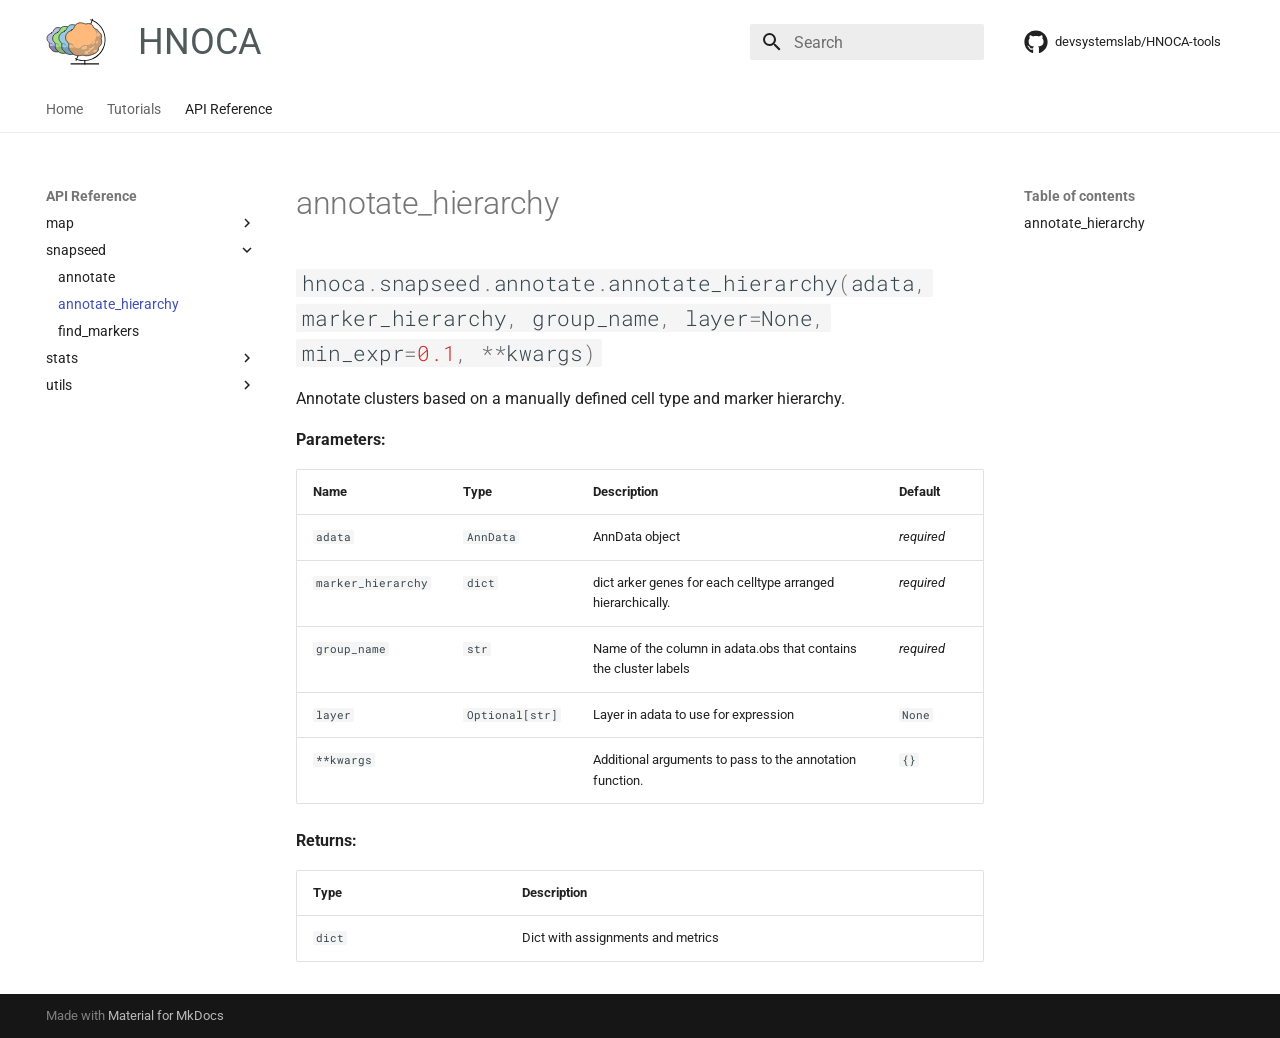
<file: api/snapseed/annotate_hierarchy/index.html>
<!doctype html>
<html lang="en" class="no-js">
  <head>
    
      <meta charset="utf-8">
      <meta name="viewport" content="width=device-width,initial-scale=1">
      
      
      
      
        <link rel="prev" href="../annotate/">
      
      
        <link rel="next" href="../find_markers/">
      
      
      <link rel="icon" href="../../../assets/images/logo.png">
      <meta name="generator" content="mkdocs-1.6.0, mkdocs-material-9.5.27">
    
    
      
        <title>annotate_hierarchy - HNOCA</title>
      
    
    
      <link rel="stylesheet" href="../../../assets/stylesheets/main.6543a935.min.css">
      
        
        <link rel="stylesheet" href="../../../assets/stylesheets/palette.06af60db.min.css">
      
      


    
    
      
    
    
      
        
        
        <link rel="preconnect" href="https://fonts.gstatic.com" crossorigin>
        <link rel="stylesheet" href="https://fonts.googleapis.com/css?family=Roboto:300,300i,400,400i,700,700i%7CRoboto+Mono:400,400i,700,700i&display=fallback">
        <style>:root{--md-text-font:"Roboto";--md-code-font:"Roboto Mono"}</style>
      
    
    
      <link rel="stylesheet" href="../../../assets/_mkdocstrings.css">
    
      <link rel="stylesheet" href="../../../stylesheets/extra.css">
    
      <link rel="stylesheet" href="../../../css/ansi-colours.css">
    
    <script>__md_scope=new URL("../../..",location),__md_hash=e=>[...e].reduce((e,_)=>(e<<5)-e+_.charCodeAt(0),0),__md_get=(e,_=localStorage,t=__md_scope)=>JSON.parse(_.getItem(t.pathname+"."+e)),__md_set=(e,_,t=localStorage,a=__md_scope)=>{try{t.setItem(a.pathname+"."+e,JSON.stringify(_))}catch(e){}}</script>
    
      

    
    
    
  </head>
  
  
    
    
    
    
    
    <body dir="ltr" data-md-color-scheme="default" data-md-color-primary="white" data-md-color-accent="orange">
  
    
    <input class="md-toggle" data-md-toggle="drawer" type="checkbox" id="__drawer" autocomplete="off">
    <input class="md-toggle" data-md-toggle="search" type="checkbox" id="__search" autocomplete="off">
    <label class="md-overlay" for="__drawer"></label>
    <div data-md-component="skip">
      
        
        <a href="#hnoca.snapseed.annotate.annotate_hierarchy" class="md-skip">
          Skip to content
        </a>
      
    </div>
    <div data-md-component="announce">
      
    </div>
    
    
      

<header class="md-header" data-md-component="header">
  <nav class="md-header__inner md-grid" aria-label="Header">
    <a href="../../.." title="HNOCA" class="md-header__button md-logo" aria-label="HNOCA" data-md-component="logo">
      
  <img src="../../../assets/images/logo.svg" alt="logo">

    </a>
    <label class="md-header__button md-icon" for="__drawer">
      
      <svg xmlns="http://www.w3.org/2000/svg" viewBox="0 0 24 24"><path d="M3 6h18v2H3V6m0 5h18v2H3v-2m0 5h18v2H3v-2Z"/></svg>
    </label>
    <div class="md-header__title" data-md-component="header-title">
      <div class="md-header__ellipsis">
        <div class="md-header__topic">
          <span class="md-ellipsis">
            HNOCA
          </span>
        </div>
        <div class="md-header__topic" data-md-component="header-topic">
          <span class="md-ellipsis">
            
              annotate_hierarchy
            
          </span>
        </div>
      </div>
    </div>
    
      
    
    
    
    
      <label class="md-header__button md-icon" for="__search">
        
        <svg xmlns="http://www.w3.org/2000/svg" viewBox="0 0 24 24"><path d="M9.5 3A6.5 6.5 0 0 1 16 9.5c0 1.61-.59 3.09-1.56 4.23l.27.27h.79l5 5-1.5 1.5-5-5v-.79l-.27-.27A6.516 6.516 0 0 1 9.5 16 6.5 6.5 0 0 1 3 9.5 6.5 6.5 0 0 1 9.5 3m0 2C7 5 5 7 5 9.5S7 14 9.5 14 14 12 14 9.5 12 5 9.5 5Z"/></svg>
      </label>
      <div class="md-search" data-md-component="search" role="dialog">
  <label class="md-search__overlay" for="__search"></label>
  <div class="md-search__inner" role="search">
    <form class="md-search__form" name="search">
      <input type="text" class="md-search__input" name="query" aria-label="Search" placeholder="Search" autocapitalize="off" autocorrect="off" autocomplete="off" spellcheck="false" data-md-component="search-query" required>
      <label class="md-search__icon md-icon" for="__search">
        
        <svg xmlns="http://www.w3.org/2000/svg" viewBox="0 0 24 24"><path d="M9.5 3A6.5 6.5 0 0 1 16 9.5c0 1.61-.59 3.09-1.56 4.23l.27.27h.79l5 5-1.5 1.5-5-5v-.79l-.27-.27A6.516 6.516 0 0 1 9.5 16 6.5 6.5 0 0 1 3 9.5 6.5 6.5 0 0 1 9.5 3m0 2C7 5 5 7 5 9.5S7 14 9.5 14 14 12 14 9.5 12 5 9.5 5Z"/></svg>
        
        <svg xmlns="http://www.w3.org/2000/svg" viewBox="0 0 24 24"><path d="M20 11v2H8l5.5 5.5-1.42 1.42L4.16 12l7.92-7.92L13.5 5.5 8 11h12Z"/></svg>
      </label>
      <nav class="md-search__options" aria-label="Search">
        
        <button type="reset" class="md-search__icon md-icon" title="Clear" aria-label="Clear" tabindex="-1">
          
          <svg xmlns="http://www.w3.org/2000/svg" viewBox="0 0 24 24"><path d="M19 6.41 17.59 5 12 10.59 6.41 5 5 6.41 10.59 12 5 17.59 6.41 19 12 13.41 17.59 19 19 17.59 13.41 12 19 6.41Z"/></svg>
        </button>
      </nav>
      
    </form>
    <div class="md-search__output">
      <div class="md-search__scrollwrap" tabindex="0" data-md-scrollfix>
        <div class="md-search-result" data-md-component="search-result">
          <div class="md-search-result__meta">
            Initializing search
          </div>
          <ol class="md-search-result__list" role="presentation"></ol>
        </div>
      </div>
    </div>
  </div>
</div>
    
    
      <div class="md-header__source">
        <a href="https://github.com/devsystemslab/HNOCA-tools" title="Go to repository" class="md-source" data-md-component="source">
  <div class="md-source__icon md-icon">
    
    <svg xmlns="http://www.w3.org/2000/svg" viewBox="0 0 496 512"><!--! Font Awesome Free 6.5.2 by @fontawesome - https://fontawesome.com License - https://fontawesome.com/license/free (Icons: CC BY 4.0, Fonts: SIL OFL 1.1, Code: MIT License) Copyright 2024 Fonticons, Inc.--><path d="M165.9 397.4c0 2-2.3 3.6-5.2 3.6-3.3.3-5.6-1.3-5.6-3.6 0-2 2.3-3.6 5.2-3.6 3-.3 5.6 1.3 5.6 3.6zm-31.1-4.5c-.7 2 1.3 4.3 4.3 4.9 2.6 1 5.6 0 6.2-2s-1.3-4.3-4.3-5.2c-2.6-.7-5.5.3-6.2 2.3zm44.2-1.7c-2.9.7-4.9 2.6-4.6 4.9.3 2 2.9 3.3 5.9 2.6 2.9-.7 4.9-2.6 4.6-4.6-.3-1.9-3-3.2-5.9-2.9zM244.8 8C106.1 8 0 113.3 0 252c0 110.9 69.8 205.8 169.5 239.2 12.8 2.3 17.3-5.6 17.3-12.1 0-6.2-.3-40.4-.3-61.4 0 0-70 15-84.7-29.8 0 0-11.4-29.1-27.8-36.6 0 0-22.9-15.7 1.6-15.4 0 0 24.9 2 38.6 25.8 21.9 38.6 58.6 27.5 72.9 20.9 2.3-16 8.8-27.1 16-33.7-55.9-6.2-112.3-14.3-112.3-110.5 0-27.5 7.6-41.3 23.6-58.9-2.6-6.5-11.1-33.3 2.6-67.9 20.9-6.5 69 27 69 27 20-5.6 41.5-8.5 62.8-8.5s42.8 2.9 62.8 8.5c0 0 48.1-33.6 69-27 13.7 34.7 5.2 61.4 2.6 67.9 16 17.7 25.8 31.5 25.8 58.9 0 96.5-58.9 104.2-114.8 110.5 9.2 7.9 17 22.9 17 46.4 0 33.7-.3 75.4-.3 83.6 0 6.5 4.6 14.4 17.3 12.1C428.2 457.8 496 362.9 496 252 496 113.3 383.5 8 244.8 8zM97.2 352.9c-1.3 1-1 3.3.7 5.2 1.6 1.6 3.9 2.3 5.2 1 1.3-1 1-3.3-.7-5.2-1.6-1.6-3.9-2.3-5.2-1zm-10.8-8.1c-.7 1.3.3 2.9 2.3 3.9 1.6 1 3.6.7 4.3-.7.7-1.3-.3-2.9-2.3-3.9-2-.6-3.6-.3-4.3.7zm32.4 35.6c-1.6 1.3-1 4.3 1.3 6.2 2.3 2.3 5.2 2.6 6.5 1 1.3-1.3.7-4.3-1.3-6.2-2.2-2.3-5.2-2.6-6.5-1zm-11.4-14.7c-1.6 1-1.6 3.6 0 5.9 1.6 2.3 4.3 3.3 5.6 2.3 1.6-1.3 1.6-3.9 0-6.2-1.4-2.3-4-3.3-5.6-2z"/></svg>
  </div>
  <div class="md-source__repository">
    devsystemslab/HNOCA-tools
  </div>
</a>
      </div>
    
  </nav>
  
</header>
    
    <div class="md-container" data-md-component="container">
      
      
        
          
            
<nav class="md-tabs" aria-label="Tabs" data-md-component="tabs">
  <div class="md-grid">
    <ul class="md-tabs__list">
      
        
  
  
  
    
    
      <li class="md-tabs__item">
        <a href="../../.." class="md-tabs__link">
          
  
  Home

        </a>
      </li>
    
  

      
        
  
  
  
    
    
      <li class="md-tabs__item">
        <a href="../../../vignettes/get_started/" class="md-tabs__link">
          
  
  Tutorials

        </a>
      </li>
    
  

      
        
  
  
    
  
  
    
    
      
  
  
    
  
  
    
    
      <li class="md-tabs__item md-tabs__item--active">
        <a href="../../map/AtlasMapper/" class="md-tabs__link">
          
  
  API Reference

        </a>
      </li>
    
  

    
  

      
    </ul>
  </div>
</nav>
          
        
      
      <main class="md-main" data-md-component="main">
        <div class="md-main__inner md-grid">
          
            
              
              <div class="md-sidebar md-sidebar--primary" data-md-component="sidebar" data-md-type="navigation" >
                <div class="md-sidebar__scrollwrap">
                  <div class="md-sidebar__inner">
                    


  


<nav class="md-nav md-nav--primary md-nav--lifted" aria-label="Navigation" data-md-level="0">
  <label class="md-nav__title" for="__drawer">
    <a href="../../.." title="HNOCA" class="md-nav__button md-logo" aria-label="HNOCA" data-md-component="logo">
      
  <img src="../../../assets/images/logo.svg" alt="logo">

    </a>
    HNOCA
  </label>
  
    <div class="md-nav__source">
      <a href="https://github.com/devsystemslab/HNOCA-tools" title="Go to repository" class="md-source" data-md-component="source">
  <div class="md-source__icon md-icon">
    
    <svg xmlns="http://www.w3.org/2000/svg" viewBox="0 0 496 512"><!--! Font Awesome Free 6.5.2 by @fontawesome - https://fontawesome.com License - https://fontawesome.com/license/free (Icons: CC BY 4.0, Fonts: SIL OFL 1.1, Code: MIT License) Copyright 2024 Fonticons, Inc.--><path d="M165.9 397.4c0 2-2.3 3.6-5.2 3.6-3.3.3-5.6-1.3-5.6-3.6 0-2 2.3-3.6 5.2-3.6 3-.3 5.6 1.3 5.6 3.6zm-31.1-4.5c-.7 2 1.3 4.3 4.3 4.9 2.6 1 5.6 0 6.2-2s-1.3-4.3-4.3-5.2c-2.6-.7-5.5.3-6.2 2.3zm44.2-1.7c-2.9.7-4.9 2.6-4.6 4.9.3 2 2.9 3.3 5.9 2.6 2.9-.7 4.9-2.6 4.6-4.6-.3-1.9-3-3.2-5.9-2.9zM244.8 8C106.1 8 0 113.3 0 252c0 110.9 69.8 205.8 169.5 239.2 12.8 2.3 17.3-5.6 17.3-12.1 0-6.2-.3-40.4-.3-61.4 0 0-70 15-84.7-29.8 0 0-11.4-29.1-27.8-36.6 0 0-22.9-15.7 1.6-15.4 0 0 24.9 2 38.6 25.8 21.9 38.6 58.6 27.5 72.9 20.9 2.3-16 8.8-27.1 16-33.7-55.9-6.2-112.3-14.3-112.3-110.5 0-27.5 7.6-41.3 23.6-58.9-2.6-6.5-11.1-33.3 2.6-67.9 20.9-6.5 69 27 69 27 20-5.6 41.5-8.5 62.8-8.5s42.8 2.9 62.8 8.5c0 0 48.1-33.6 69-27 13.7 34.7 5.2 61.4 2.6 67.9 16 17.7 25.8 31.5 25.8 58.9 0 96.5-58.9 104.2-114.8 110.5 9.2 7.9 17 22.9 17 46.4 0 33.7-.3 75.4-.3 83.6 0 6.5 4.6 14.4 17.3 12.1C428.2 457.8 496 362.9 496 252 496 113.3 383.5 8 244.8 8zM97.2 352.9c-1.3 1-1 3.3.7 5.2 1.6 1.6 3.9 2.3 5.2 1 1.3-1 1-3.3-.7-5.2-1.6-1.6-3.9-2.3-5.2-1zm-10.8-8.1c-.7 1.3.3 2.9 2.3 3.9 1.6 1 3.6.7 4.3-.7.7-1.3-.3-2.9-2.3-3.9-2-.6-3.6-.3-4.3.7zm32.4 35.6c-1.6 1.3-1 4.3 1.3 6.2 2.3 2.3 5.2 2.6 6.5 1 1.3-1.3.7-4.3-1.3-6.2-2.2-2.3-5.2-2.6-6.5-1zm-11.4-14.7c-1.6 1-1.6 3.6 0 5.9 1.6 2.3 4.3 3.3 5.6 2.3 1.6-1.3 1.6-3.9 0-6.2-1.4-2.3-4-3.3-5.6-2z"/></svg>
  </div>
  <div class="md-source__repository">
    devsystemslab/HNOCA-tools
  </div>
</a>
    </div>
  
  <ul class="md-nav__list" data-md-scrollfix>
    
      
      
  
  
  
  
    
    
    
      
      
    
    
    <li class="md-nav__item md-nav__item--nested">
      
        
        
        <input class="md-nav__toggle md-toggle " type="checkbox" id="__nav_1" >
        
          
          <label class="md-nav__link" for="__nav_1" id="__nav_1_label" tabindex="0">
            
  
  <span class="md-ellipsis">
    Home
  </span>
  

            <span class="md-nav__icon md-icon"></span>
          </label>
        
        <nav class="md-nav" data-md-level="1" aria-labelledby="__nav_1_label" aria-expanded="false">
          <label class="md-nav__title" for="__nav_1">
            <span class="md-nav__icon md-icon"></span>
            Home
          </label>
          <ul class="md-nav__list" data-md-scrollfix>
            
              
                
  
  
  
  
    <li class="md-nav__item">
      <a href="../../.." class="md-nav__link">
        
  
  <span class="md-ellipsis">
    About
  </span>
  

      </a>
    </li>
  

              
            
              
                
  
  
  
  
    <li class="md-nav__item">
      <a href="../../../quickstart/" class="md-nav__link">
        
  
  <span class="md-ellipsis">
    HNOCA-tools
  </span>
  

      </a>
    </li>
  

              
            
              
                
  
  
  
  
    <li class="md-nav__item">
      <a href="../../../archmap/" class="md-nav__link">
        
  
  <span class="md-ellipsis">
    ArchMap
  </span>
  

      </a>
    </li>
  

              
            
          </ul>
        </nav>
      
    </li>
  

    
      
      
  
  
  
  
    
    
    
      
      
    
    
    <li class="md-nav__item md-nav__item--nested">
      
        
        
        <input class="md-nav__toggle md-toggle " type="checkbox" id="__nav_2" >
        
          
          <label class="md-nav__link" for="__nav_2" id="__nav_2_label" tabindex="0">
            
  
  <span class="md-ellipsis">
    Tutorials
  </span>
  

            <span class="md-nav__icon md-icon"></span>
          </label>
        
        <nav class="md-nav" data-md-level="1" aria-labelledby="__nav_2_label" aria-expanded="false">
          <label class="md-nav__title" for="__nav_2">
            <span class="md-nav__icon md-icon"></span>
            Tutorials
          </label>
          <ul class="md-nav__list" data-md-scrollfix>
            
              
                
  
  
  
  
    <li class="md-nav__item">
      <a href="../../../vignettes/get_started/" class="md-nav__link">
        
  
  <span class="md-ellipsis">
    Get started
  </span>
  

      </a>
    </li>
  

              
            
              
                
  
  
  
  
    <li class="md-nav__item">
      <a href="../../../vignettes/exploration/" class="md-nav__link">
        
  
  <span class="md-ellipsis">
    HNOCA exploration and mapping
  </span>
  

      </a>
    </li>
  

              
            
              
                
  
  
  
  
    <li class="md-nav__item">
      <a href="../../../vignettes/annotation/" class="md-nav__link">
        
  
  <span class="md-ellipsis">
    Annotation
  </span>
  

      </a>
    </li>
  

              
            
              
                
  
  
  
  
    <li class="md-nav__item">
      <a href="../../../vignettes/atlas_mapping/" class="md-nav__link">
        
  
  <span class="md-ellipsis">
    Mapping to the HNOCA
  </span>
  

      </a>
    </li>
  

              
            
              
                
  
  
  
  
    <li class="md-nav__item">
      <a href="../../../vignettes/reference_mapping/" class="md-nav__link">
        
  
  <span class="md-ellipsis">
    Primary reference mapping
  </span>
  

      </a>
    </li>
  

              
            
          </ul>
        </nav>
      
    </li>
  

    
      
      
  
  
    
  
  
  
    
    
    
      
        
        
      
      
    
    
    <li class="md-nav__item md-nav__item--active md-nav__item--section md-nav__item--nested">
      
        
        
        <input class="md-nav__toggle md-toggle " type="checkbox" id="__nav_3" checked>
        
          
          <label class="md-nav__link" for="__nav_3" id="__nav_3_label" tabindex="">
            
  
  <span class="md-ellipsis">
    API Reference
  </span>
  

            <span class="md-nav__icon md-icon"></span>
          </label>
        
        <nav class="md-nav" data-md-level="1" aria-labelledby="__nav_3_label" aria-expanded="true">
          <label class="md-nav__title" for="__nav_3">
            <span class="md-nav__icon md-icon"></span>
            API Reference
          </label>
          <ul class="md-nav__list" data-md-scrollfix>
            
              
                
  
  
  
  
    
    
    
      
      
    
    
    <li class="md-nav__item md-nav__item--nested">
      
        
        
        <input class="md-nav__toggle md-toggle " type="checkbox" id="__nav_3_1" >
        
          
          <label class="md-nav__link" for="__nav_3_1" id="__nav_3_1_label" tabindex="0">
            
  
  <span class="md-ellipsis">
    map
  </span>
  

            <span class="md-nav__icon md-icon"></span>
          </label>
        
        <nav class="md-nav" data-md-level="2" aria-labelledby="__nav_3_1_label" aria-expanded="false">
          <label class="md-nav__title" for="__nav_3_1">
            <span class="md-nav__icon md-icon"></span>
            map
          </label>
          <ul class="md-nav__list" data-md-scrollfix>
            
              
                
  
  
  
  
    <li class="md-nav__item">
      <a href="../../map/AtlasMapper/" class="md-nav__link">
        
  
  <span class="md-ellipsis">
    AtlasMapper
  </span>
  

      </a>
    </li>
  

              
            
          </ul>
        </nav>
      
    </li>
  

              
            
              
                
  
  
    
  
  
  
    
    
    
      
      
    
    
    <li class="md-nav__item md-nav__item--active md-nav__item--nested">
      
        
        
        <input class="md-nav__toggle md-toggle " type="checkbox" id="__nav_3_2" checked>
        
          
          <label class="md-nav__link" for="__nav_3_2" id="__nav_3_2_label" tabindex="0">
            
  
  <span class="md-ellipsis">
    snapseed
  </span>
  

            <span class="md-nav__icon md-icon"></span>
          </label>
        
        <nav class="md-nav" data-md-level="2" aria-labelledby="__nav_3_2_label" aria-expanded="true">
          <label class="md-nav__title" for="__nav_3_2">
            <span class="md-nav__icon md-icon"></span>
            snapseed
          </label>
          <ul class="md-nav__list" data-md-scrollfix>
            
              
                
  
  
  
  
    <li class="md-nav__item">
      <a href="../annotate/" class="md-nav__link">
        
  
  <span class="md-ellipsis">
    annotate
  </span>
  

      </a>
    </li>
  

              
            
              
                
  
  
    
  
  
  
    <li class="md-nav__item md-nav__item--active">
      
      <input class="md-nav__toggle md-toggle" type="checkbox" id="__toc">
      
      
      
        <label class="md-nav__link md-nav__link--active" for="__toc">
          
  
  <span class="md-ellipsis">
    annotate_hierarchy
  </span>
  

          <span class="md-nav__icon md-icon"></span>
        </label>
      
      <a href="./" class="md-nav__link md-nav__link--active">
        
  
  <span class="md-ellipsis">
    annotate_hierarchy
  </span>
  

      </a>
      
        

<nav class="md-nav md-nav--secondary" aria-label="Table of contents">
  
  
  
  
    <label class="md-nav__title" for="__toc">
      <span class="md-nav__icon md-icon"></span>
      Table of contents
    </label>
    <ul class="md-nav__list" data-md-component="toc" data-md-scrollfix>
      
        <li class="md-nav__item">
  <a href="#hnoca.snapseed.annotate.annotate_hierarchy" class="md-nav__link">
    <span class="md-ellipsis">
      annotate_hierarchy
    </span>
  </a>
  
</li>
      
    </ul>
  
</nav>
      
    </li>
  

              
            
              
                
  
  
  
  
    <li class="md-nav__item">
      <a href="../find_markers/" class="md-nav__link">
        
  
  <span class="md-ellipsis">
    find_markers
  </span>
  

      </a>
    </li>
  

              
            
          </ul>
        </nav>
      
    </li>
  

              
            
              
                
  
  
  
  
    
    
    
      
      
    
    
    <li class="md-nav__item md-nav__item--nested">
      
        
        
        <input class="md-nav__toggle md-toggle " type="checkbox" id="__nav_3_3" >
        
          
          <label class="md-nav__link" for="__nav_3_3" id="__nav_3_3_label" tabindex="0">
            
  
  <span class="md-ellipsis">
    stats
  </span>
  

            <span class="md-nav__icon md-icon"></span>
          </label>
        
        <nav class="md-nav" data-md-level="2" aria-labelledby="__nav_3_3_label" aria-expanded="false">
          <label class="md-nav__title" for="__nav_3_3">
            <span class="md-nav__icon md-icon"></span>
            stats
          </label>
          <ul class="md-nav__list" data-md-scrollfix>
            
              
                
  
  
  
  
    <li class="md-nav__item">
      <a href="../../stats/test_de/" class="md-nav__link">
        
  
  <span class="md-ellipsis">
    test_de
  </span>
  

      </a>
    </li>
  

              
            
              
                
  
  
  
  
    <li class="md-nav__item">
      <a href="../../stats/test_de_paired/" class="md-nav__link">
        
  
  <span class="md-ellipsis">
    test_de_paired
  </span>
  

      </a>
    </li>
  

              
            
              
                
  
  
  
  
    <li class="md-nav__item">
      <a href="../../stats/create_pseudobulk/" class="md-nav__link">
        
  
  <span class="md-ellipsis">
    create_pseudobulk
  </span>
  

      </a>
    </li>
  

              
            
          </ul>
        </nav>
      
    </li>
  

              
            
              
                
  
  
  
  
    
    
    
      
      
    
    
    <li class="md-nav__item md-nav__item--nested">
      
        
        
        <input class="md-nav__toggle md-toggle " type="checkbox" id="__nav_3_4" >
        
          
          <label class="md-nav__link" for="__nav_3_4" id="__nav_3_4_label" tabindex="0">
            
  
  <span class="md-ellipsis">
    utils
  </span>
  

            <span class="md-nav__icon md-icon"></span>
          </label>
        
        <nav class="md-nav" data-md-level="2" aria-labelledby="__nav_3_4_label" aria-expanded="false">
          <label class="md-nav__title" for="__nav_3_4">
            <span class="md-nav__icon md-icon"></span>
            utils
          </label>
          <ul class="md-nav__list" data-md-scrollfix>
            
              
                
  
  
  
  
    <li class="md-nav__item">
      <a href="../../utils/compute_glycolysis_score/" class="md-nav__link">
        
  
  <span class="md-ellipsis">
    compute_glycolysis_score
  </span>
  

      </a>
    </li>
  

              
            
          </ul>
        </nav>
      
    </li>
  

              
            
          </ul>
        </nav>
      
    </li>
  

    
  </ul>
</nav>
                  </div>
                </div>
              </div>
            
            
              
              <div class="md-sidebar md-sidebar--secondary" data-md-component="sidebar" data-md-type="toc" >
                <div class="md-sidebar__scrollwrap">
                  <div class="md-sidebar__inner">
                    

<nav class="md-nav md-nav--secondary" aria-label="Table of contents">
  
  
  
  
    <label class="md-nav__title" for="__toc">
      <span class="md-nav__icon md-icon"></span>
      Table of contents
    </label>
    <ul class="md-nav__list" data-md-component="toc" data-md-scrollfix>
      
        <li class="md-nav__item">
  <a href="#hnoca.snapseed.annotate.annotate_hierarchy" class="md-nav__link">
    <span class="md-ellipsis">
      annotate_hierarchy
    </span>
  </a>
  
</li>
      
    </ul>
  
</nav>
                  </div>
                </div>
              </div>
            
          
          
            <div class="md-content" data-md-component="content">
              <article class="md-content__inner md-typeset">
                
                  

  
  


  <h1>annotate_hierarchy</h1>

<div class="doc doc-object doc-function">


<h2 id="hnoca.snapseed.annotate.annotate_hierarchy" class="doc doc-heading">
            <code class="highlight language-python"><span class="n">hnoca</span><span class="o">.</span><span class="n">snapseed</span><span class="o">.</span><span class="n">annotate</span><span class="o">.</span><span class="n">annotate_hierarchy</span><span class="p">(</span><span class="n">adata</span><span class="p">,</span> <span class="n">marker_hierarchy</span><span class="p">,</span> <span class="n">group_name</span><span class="p">,</span> <span class="n">layer</span><span class="o">=</span><span class="kc">None</span><span class="p">,</span> <span class="n">min_expr</span><span class="o">=</span><span class="mf">0.1</span><span class="p">,</span> <span class="o">**</span><span class="n">kwargs</span><span class="p">)</span></code>

</h2>


    <div class="doc doc-contents first">

      <p>Annotate clusters based on a manually defined cell type and marker hierarchy.</p>


<p><span class="doc-section-title">Parameters:</span></p>
    <table>
      <thead>
        <tr>
          <th>Name</th>
          <th>Type</th>
          <th>Description</th>
          <th>Default</th>
        </tr>
      </thead>
      <tbody>
          <tr class="doc-section-item">
            <td><code>adata</code></td>
            <td>
                  <code><span title="anndata.AnnData">AnnData</span></code>
            </td>
            <td>
              <div class="doc-md-description">
                <p>AnnData object</p>
              </div>
            </td>
            <td>
                <em>required</em>
            </td>
          </tr>
          <tr class="doc-section-item">
            <td><code>marker_hierarchy</code></td>
            <td>
                  <code>dict</code>
            </td>
            <td>
              <div class="doc-md-description">
                <p>dict arker genes for each celltype arranged
hierarchically.</p>
              </div>
            </td>
            <td>
                <em>required</em>
            </td>
          </tr>
          <tr class="doc-section-item">
            <td><code>group_name</code></td>
            <td>
                  <code>str</code>
            </td>
            <td>
              <div class="doc-md-description">
                <p>Name of the column in adata.obs that contains the cluster labels</p>
              </div>
            </td>
            <td>
                <em>required</em>
            </td>
          </tr>
          <tr class="doc-section-item">
            <td><code>layer</code></td>
            <td>
                  <code><span title="typing.Optional">Optional</span>[str]</code>
            </td>
            <td>
              <div class="doc-md-description">
                <p>Layer in adata to use for expression</p>
              </div>
            </td>
            <td>
                  <code>None</code>
            </td>
          </tr>
          <tr class="doc-section-item">
            <td><code>**kwargs</code></td>
            <td>
            </td>
            <td>
              <div class="doc-md-description">
                <p>Additional arguments to pass to the annotation function.</p>
              </div>
            </td>
            <td>
                  <code>{}</code>
            </td>
          </tr>
      </tbody>
    </table>


    <p><span class="doc-section-title">Returns:</span></p>
    <table>
      <thead>
        <tr>
          <th>Type</th>
          <th>Description</th>
        </tr>
      </thead>
      <tbody>
          <tr class="doc-section-item">
            <td>
                  <code>dict</code>
            </td>
            <td>
              <div class="doc-md-description">
                <p>Dict with assignments and metrics</p>
              </div>
            </td>
          </tr>
      </tbody>
    </table>

    </div>

</div>












                
              </article>
            </div>
          
          
<script>var target=document.getElementById(location.hash.slice(1));target&&target.name&&(target.checked=target.name.startsWith("__tabbed_"))</script>
        </div>
        
      </main>
      
        <footer class="md-footer">
  
  <div class="md-footer-meta md-typeset">
    <div class="md-footer-meta__inner md-grid">
      <div class="md-copyright">
  
  
    Made with
    <a href="https://squidfunk.github.io/mkdocs-material/" target="_blank" rel="noopener">
      Material for MkDocs
    </a>
  
</div>
      
    </div>
  </div>
</footer>
      
    </div>
    <div class="md-dialog" data-md-component="dialog">
      <div class="md-dialog__inner md-typeset"></div>
    </div>
    
    
    <script id="__config" type="application/json">{"base": "../../..", "features": ["navigation.tabs"], "search": "../../../assets/javascripts/workers/search.b8dbb3d2.min.js", "translations": {"clipboard.copied": "Copied to clipboard", "clipboard.copy": "Copy to clipboard", "search.result.more.one": "1 more on this page", "search.result.more.other": "# more on this page", "search.result.none": "No matching documents", "search.result.one": "1 matching document", "search.result.other": "# matching documents", "search.result.placeholder": "Type to start searching", "search.result.term.missing": "Missing", "select.version": "Select version"}}</script>
    
    
      <script src="../../../assets/javascripts/bundle.ad660dcc.min.js"></script>
      
    
  </body>
</html>
</file>
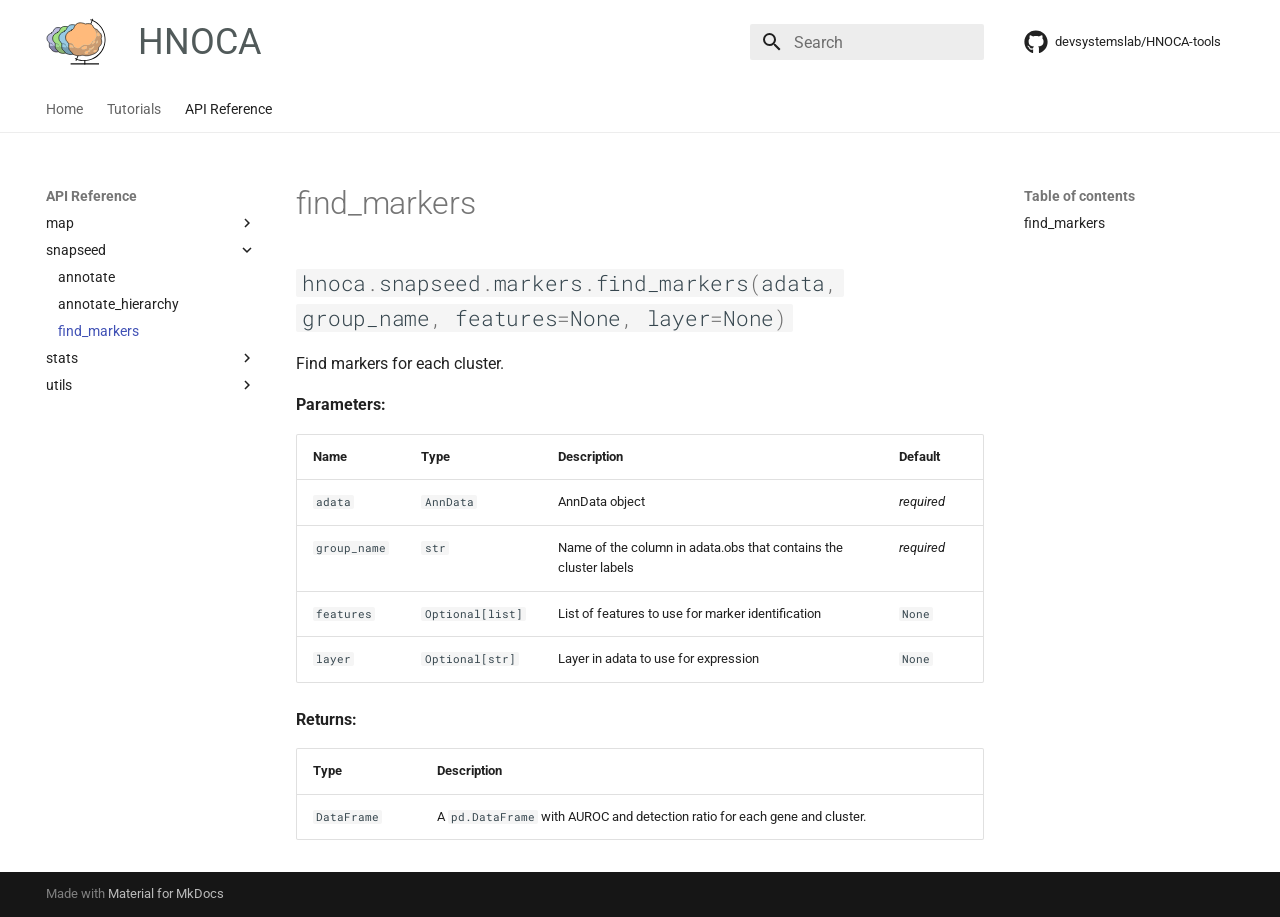
<file: api/snapseed/find_markers/index.html>
<!doctype html>
<html lang="en" class="no-js">
  <head>
    
      <meta charset="utf-8">
      <meta name="viewport" content="width=device-width,initial-scale=1">
      
      
      
      
        <link rel="prev" href="../annotate_hierarchy/">
      
      
        <link rel="next" href="../../stats/test_de/">
      
      
      <link rel="icon" href="../../../assets/images/logo.png">
      <meta name="generator" content="mkdocs-1.6.0, mkdocs-material-9.5.27">
    
    
      
        <title>find_markers - HNOCA</title>
      
    
    
      <link rel="stylesheet" href="../../../assets/stylesheets/main.6543a935.min.css">
      
        
        <link rel="stylesheet" href="../../../assets/stylesheets/palette.06af60db.min.css">
      
      


    
    
      
    
    
      
        
        
        <link rel="preconnect" href="https://fonts.gstatic.com" crossorigin>
        <link rel="stylesheet" href="https://fonts.googleapis.com/css?family=Roboto:300,300i,400,400i,700,700i%7CRoboto+Mono:400,400i,700,700i&display=fallback">
        <style>:root{--md-text-font:"Roboto";--md-code-font:"Roboto Mono"}</style>
      
    
    
      <link rel="stylesheet" href="../../../assets/_mkdocstrings.css">
    
      <link rel="stylesheet" href="../../../stylesheets/extra.css">
    
      <link rel="stylesheet" href="../../../css/ansi-colours.css">
    
    <script>__md_scope=new URL("../../..",location),__md_hash=e=>[...e].reduce((e,_)=>(e<<5)-e+_.charCodeAt(0),0),__md_get=(e,_=localStorage,t=__md_scope)=>JSON.parse(_.getItem(t.pathname+"."+e)),__md_set=(e,_,t=localStorage,a=__md_scope)=>{try{t.setItem(a.pathname+"."+e,JSON.stringify(_))}catch(e){}}</script>
    
      

    
    
    
  </head>
  
  
    
    
    
    
    
    <body dir="ltr" data-md-color-scheme="default" data-md-color-primary="white" data-md-color-accent="orange">
  
    
    <input class="md-toggle" data-md-toggle="drawer" type="checkbox" id="__drawer" autocomplete="off">
    <input class="md-toggle" data-md-toggle="search" type="checkbox" id="__search" autocomplete="off">
    <label class="md-overlay" for="__drawer"></label>
    <div data-md-component="skip">
      
        
        <a href="#hnoca.snapseed.markers.find_markers" class="md-skip">
          Skip to content
        </a>
      
    </div>
    <div data-md-component="announce">
      
    </div>
    
    
      

<header class="md-header" data-md-component="header">
  <nav class="md-header__inner md-grid" aria-label="Header">
    <a href="../../.." title="HNOCA" class="md-header__button md-logo" aria-label="HNOCA" data-md-component="logo">
      
  <img src="../../../assets/images/logo.svg" alt="logo">

    </a>
    <label class="md-header__button md-icon" for="__drawer">
      
      <svg xmlns="http://www.w3.org/2000/svg" viewBox="0 0 24 24"><path d="M3 6h18v2H3V6m0 5h18v2H3v-2m0 5h18v2H3v-2Z"/></svg>
    </label>
    <div class="md-header__title" data-md-component="header-title">
      <div class="md-header__ellipsis">
        <div class="md-header__topic">
          <span class="md-ellipsis">
            HNOCA
          </span>
        </div>
        <div class="md-header__topic" data-md-component="header-topic">
          <span class="md-ellipsis">
            
              find_markers
            
          </span>
        </div>
      </div>
    </div>
    
      
    
    
    
    
      <label class="md-header__button md-icon" for="__search">
        
        <svg xmlns="http://www.w3.org/2000/svg" viewBox="0 0 24 24"><path d="M9.5 3A6.5 6.5 0 0 1 16 9.5c0 1.61-.59 3.09-1.56 4.23l.27.27h.79l5 5-1.5 1.5-5-5v-.79l-.27-.27A6.516 6.516 0 0 1 9.5 16 6.5 6.5 0 0 1 3 9.5 6.5 6.5 0 0 1 9.5 3m0 2C7 5 5 7 5 9.5S7 14 9.5 14 14 12 14 9.5 12 5 9.5 5Z"/></svg>
      </label>
      <div class="md-search" data-md-component="search" role="dialog">
  <label class="md-search__overlay" for="__search"></label>
  <div class="md-search__inner" role="search">
    <form class="md-search__form" name="search">
      <input type="text" class="md-search__input" name="query" aria-label="Search" placeholder="Search" autocapitalize="off" autocorrect="off" autocomplete="off" spellcheck="false" data-md-component="search-query" required>
      <label class="md-search__icon md-icon" for="__search">
        
        <svg xmlns="http://www.w3.org/2000/svg" viewBox="0 0 24 24"><path d="M9.5 3A6.5 6.5 0 0 1 16 9.5c0 1.61-.59 3.09-1.56 4.23l.27.27h.79l5 5-1.5 1.5-5-5v-.79l-.27-.27A6.516 6.516 0 0 1 9.5 16 6.5 6.5 0 0 1 3 9.5 6.5 6.5 0 0 1 9.5 3m0 2C7 5 5 7 5 9.5S7 14 9.5 14 14 12 14 9.5 12 5 9.5 5Z"/></svg>
        
        <svg xmlns="http://www.w3.org/2000/svg" viewBox="0 0 24 24"><path d="M20 11v2H8l5.5 5.5-1.42 1.42L4.16 12l7.92-7.92L13.5 5.5 8 11h12Z"/></svg>
      </label>
      <nav class="md-search__options" aria-label="Search">
        
        <button type="reset" class="md-search__icon md-icon" title="Clear" aria-label="Clear" tabindex="-1">
          
          <svg xmlns="http://www.w3.org/2000/svg" viewBox="0 0 24 24"><path d="M19 6.41 17.59 5 12 10.59 6.41 5 5 6.41 10.59 12 5 17.59 6.41 19 12 13.41 17.59 19 19 17.59 13.41 12 19 6.41Z"/></svg>
        </button>
      </nav>
      
    </form>
    <div class="md-search__output">
      <div class="md-search__scrollwrap" tabindex="0" data-md-scrollfix>
        <div class="md-search-result" data-md-component="search-result">
          <div class="md-search-result__meta">
            Initializing search
          </div>
          <ol class="md-search-result__list" role="presentation"></ol>
        </div>
      </div>
    </div>
  </div>
</div>
    
    
      <div class="md-header__source">
        <a href="https://github.com/devsystemslab/HNOCA-tools" title="Go to repository" class="md-source" data-md-component="source">
  <div class="md-source__icon md-icon">
    
    <svg xmlns="http://www.w3.org/2000/svg" viewBox="0 0 496 512"><!--! Font Awesome Free 6.5.2 by @fontawesome - https://fontawesome.com License - https://fontawesome.com/license/free (Icons: CC BY 4.0, Fonts: SIL OFL 1.1, Code: MIT License) Copyright 2024 Fonticons, Inc.--><path d="M165.9 397.4c0 2-2.3 3.6-5.2 3.6-3.3.3-5.6-1.3-5.6-3.6 0-2 2.3-3.6 5.2-3.6 3-.3 5.6 1.3 5.6 3.6zm-31.1-4.5c-.7 2 1.3 4.3 4.3 4.9 2.6 1 5.6 0 6.2-2s-1.3-4.3-4.3-5.2c-2.6-.7-5.5.3-6.2 2.3zm44.2-1.7c-2.9.7-4.9 2.6-4.6 4.9.3 2 2.9 3.3 5.9 2.6 2.9-.7 4.9-2.6 4.6-4.6-.3-1.9-3-3.2-5.9-2.9zM244.8 8C106.1 8 0 113.3 0 252c0 110.9 69.8 205.8 169.5 239.2 12.8 2.3 17.3-5.6 17.3-12.1 0-6.2-.3-40.4-.3-61.4 0 0-70 15-84.7-29.8 0 0-11.4-29.1-27.8-36.6 0 0-22.9-15.7 1.6-15.4 0 0 24.9 2 38.6 25.8 21.9 38.6 58.6 27.5 72.9 20.9 2.3-16 8.8-27.1 16-33.7-55.9-6.2-112.3-14.3-112.3-110.5 0-27.5 7.6-41.3 23.6-58.9-2.6-6.5-11.1-33.3 2.6-67.9 20.9-6.5 69 27 69 27 20-5.6 41.5-8.5 62.8-8.5s42.8 2.9 62.8 8.5c0 0 48.1-33.6 69-27 13.7 34.7 5.2 61.4 2.6 67.9 16 17.7 25.8 31.5 25.8 58.9 0 96.5-58.9 104.2-114.8 110.5 9.2 7.9 17 22.9 17 46.4 0 33.7-.3 75.4-.3 83.6 0 6.5 4.6 14.4 17.3 12.1C428.2 457.8 496 362.9 496 252 496 113.3 383.5 8 244.8 8zM97.2 352.9c-1.3 1-1 3.3.7 5.2 1.6 1.6 3.9 2.3 5.2 1 1.3-1 1-3.3-.7-5.2-1.6-1.6-3.9-2.3-5.2-1zm-10.8-8.1c-.7 1.3.3 2.9 2.3 3.9 1.6 1 3.6.7 4.3-.7.7-1.3-.3-2.9-2.3-3.9-2-.6-3.6-.3-4.3.7zm32.4 35.6c-1.6 1.3-1 4.3 1.3 6.2 2.3 2.3 5.2 2.6 6.5 1 1.3-1.3.7-4.3-1.3-6.2-2.2-2.3-5.2-2.6-6.5-1zm-11.4-14.7c-1.6 1-1.6 3.6 0 5.9 1.6 2.3 4.3 3.3 5.6 2.3 1.6-1.3 1.6-3.9 0-6.2-1.4-2.3-4-3.3-5.6-2z"/></svg>
  </div>
  <div class="md-source__repository">
    devsystemslab/HNOCA-tools
  </div>
</a>
      </div>
    
  </nav>
  
</header>
    
    <div class="md-container" data-md-component="container">
      
      
        
          
            
<nav class="md-tabs" aria-label="Tabs" data-md-component="tabs">
  <div class="md-grid">
    <ul class="md-tabs__list">
      
        
  
  
  
    
    
      <li class="md-tabs__item">
        <a href="../../.." class="md-tabs__link">
          
  
  Home

        </a>
      </li>
    
  

      
        
  
  
  
    
    
      <li class="md-tabs__item">
        <a href="../../../vignettes/get_started/" class="md-tabs__link">
          
  
  Tutorials

        </a>
      </li>
    
  

      
        
  
  
    
  
  
    
    
      
  
  
    
  
  
    
    
      <li class="md-tabs__item md-tabs__item--active">
        <a href="../../map/AtlasMapper/" class="md-tabs__link">
          
  
  API Reference

        </a>
      </li>
    
  

    
  

      
    </ul>
  </div>
</nav>
          
        
      
      <main class="md-main" data-md-component="main">
        <div class="md-main__inner md-grid">
          
            
              
              <div class="md-sidebar md-sidebar--primary" data-md-component="sidebar" data-md-type="navigation" >
                <div class="md-sidebar__scrollwrap">
                  <div class="md-sidebar__inner">
                    


  


<nav class="md-nav md-nav--primary md-nav--lifted" aria-label="Navigation" data-md-level="0">
  <label class="md-nav__title" for="__drawer">
    <a href="../../.." title="HNOCA" class="md-nav__button md-logo" aria-label="HNOCA" data-md-component="logo">
      
  <img src="../../../assets/images/logo.svg" alt="logo">

    </a>
    HNOCA
  </label>
  
    <div class="md-nav__source">
      <a href="https://github.com/devsystemslab/HNOCA-tools" title="Go to repository" class="md-source" data-md-component="source">
  <div class="md-source__icon md-icon">
    
    <svg xmlns="http://www.w3.org/2000/svg" viewBox="0 0 496 512"><!--! Font Awesome Free 6.5.2 by @fontawesome - https://fontawesome.com License - https://fontawesome.com/license/free (Icons: CC BY 4.0, Fonts: SIL OFL 1.1, Code: MIT License) Copyright 2024 Fonticons, Inc.--><path d="M165.9 397.4c0 2-2.3 3.6-5.2 3.6-3.3.3-5.6-1.3-5.6-3.6 0-2 2.3-3.6 5.2-3.6 3-.3 5.6 1.3 5.6 3.6zm-31.1-4.5c-.7 2 1.3 4.3 4.3 4.9 2.6 1 5.6 0 6.2-2s-1.3-4.3-4.3-5.2c-2.6-.7-5.5.3-6.2 2.3zm44.2-1.7c-2.9.7-4.9 2.6-4.6 4.9.3 2 2.9 3.3 5.9 2.6 2.9-.7 4.9-2.6 4.6-4.6-.3-1.9-3-3.2-5.9-2.9zM244.8 8C106.1 8 0 113.3 0 252c0 110.9 69.8 205.8 169.5 239.2 12.8 2.3 17.3-5.6 17.3-12.1 0-6.2-.3-40.4-.3-61.4 0 0-70 15-84.7-29.8 0 0-11.4-29.1-27.8-36.6 0 0-22.9-15.7 1.6-15.4 0 0 24.9 2 38.6 25.8 21.9 38.6 58.6 27.5 72.9 20.9 2.3-16 8.8-27.1 16-33.7-55.9-6.2-112.3-14.3-112.3-110.5 0-27.5 7.6-41.3 23.6-58.9-2.6-6.5-11.1-33.3 2.6-67.9 20.9-6.5 69 27 69 27 20-5.6 41.5-8.5 62.8-8.5s42.8 2.9 62.8 8.5c0 0 48.1-33.6 69-27 13.7 34.7 5.2 61.4 2.6 67.9 16 17.7 25.8 31.5 25.8 58.9 0 96.5-58.9 104.2-114.8 110.5 9.2 7.9 17 22.9 17 46.4 0 33.7-.3 75.4-.3 83.6 0 6.5 4.6 14.4 17.3 12.1C428.2 457.8 496 362.9 496 252 496 113.3 383.5 8 244.8 8zM97.2 352.9c-1.3 1-1 3.3.7 5.2 1.6 1.6 3.9 2.3 5.2 1 1.3-1 1-3.3-.7-5.2-1.6-1.6-3.9-2.3-5.2-1zm-10.8-8.1c-.7 1.3.3 2.9 2.3 3.9 1.6 1 3.6.7 4.3-.7.7-1.3-.3-2.9-2.3-3.9-2-.6-3.6-.3-4.3.7zm32.4 35.6c-1.6 1.3-1 4.3 1.3 6.2 2.3 2.3 5.2 2.6 6.5 1 1.3-1.3.7-4.3-1.3-6.2-2.2-2.3-5.2-2.6-6.5-1zm-11.4-14.7c-1.6 1-1.6 3.6 0 5.9 1.6 2.3 4.3 3.3 5.6 2.3 1.6-1.3 1.6-3.9 0-6.2-1.4-2.3-4-3.3-5.6-2z"/></svg>
  </div>
  <div class="md-source__repository">
    devsystemslab/HNOCA-tools
  </div>
</a>
    </div>
  
  <ul class="md-nav__list" data-md-scrollfix>
    
      
      
  
  
  
  
    
    
    
      
      
    
    
    <li class="md-nav__item md-nav__item--nested">
      
        
        
        <input class="md-nav__toggle md-toggle " type="checkbox" id="__nav_1" >
        
          
          <label class="md-nav__link" for="__nav_1" id="__nav_1_label" tabindex="0">
            
  
  <span class="md-ellipsis">
    Home
  </span>
  

            <span class="md-nav__icon md-icon"></span>
          </label>
        
        <nav class="md-nav" data-md-level="1" aria-labelledby="__nav_1_label" aria-expanded="false">
          <label class="md-nav__title" for="__nav_1">
            <span class="md-nav__icon md-icon"></span>
            Home
          </label>
          <ul class="md-nav__list" data-md-scrollfix>
            
              
                
  
  
  
  
    <li class="md-nav__item">
      <a href="../../.." class="md-nav__link">
        
  
  <span class="md-ellipsis">
    About
  </span>
  

      </a>
    </li>
  

              
            
              
                
  
  
  
  
    <li class="md-nav__item">
      <a href="../../../quickstart/" class="md-nav__link">
        
  
  <span class="md-ellipsis">
    HNOCA-tools
  </span>
  

      </a>
    </li>
  

              
            
              
                
  
  
  
  
    <li class="md-nav__item">
      <a href="../../../archmap/" class="md-nav__link">
        
  
  <span class="md-ellipsis">
    ArchMap
  </span>
  

      </a>
    </li>
  

              
            
          </ul>
        </nav>
      
    </li>
  

    
      
      
  
  
  
  
    
    
    
      
      
    
    
    <li class="md-nav__item md-nav__item--nested">
      
        
        
        <input class="md-nav__toggle md-toggle " type="checkbox" id="__nav_2" >
        
          
          <label class="md-nav__link" for="__nav_2" id="__nav_2_label" tabindex="0">
            
  
  <span class="md-ellipsis">
    Tutorials
  </span>
  

            <span class="md-nav__icon md-icon"></span>
          </label>
        
        <nav class="md-nav" data-md-level="1" aria-labelledby="__nav_2_label" aria-expanded="false">
          <label class="md-nav__title" for="__nav_2">
            <span class="md-nav__icon md-icon"></span>
            Tutorials
          </label>
          <ul class="md-nav__list" data-md-scrollfix>
            
              
                
  
  
  
  
    <li class="md-nav__item">
      <a href="../../../vignettes/get_started/" class="md-nav__link">
        
  
  <span class="md-ellipsis">
    Get started
  </span>
  

      </a>
    </li>
  

              
            
              
                
  
  
  
  
    <li class="md-nav__item">
      <a href="../../../vignettes/exploration/" class="md-nav__link">
        
  
  <span class="md-ellipsis">
    HNOCA exploration and mapping
  </span>
  

      </a>
    </li>
  

              
            
              
                
  
  
  
  
    <li class="md-nav__item">
      <a href="../../../vignettes/annotation/" class="md-nav__link">
        
  
  <span class="md-ellipsis">
    Annotation
  </span>
  

      </a>
    </li>
  

              
            
              
                
  
  
  
  
    <li class="md-nav__item">
      <a href="../../../vignettes/atlas_mapping/" class="md-nav__link">
        
  
  <span class="md-ellipsis">
    Mapping to the HNOCA
  </span>
  

      </a>
    </li>
  

              
            
              
                
  
  
  
  
    <li class="md-nav__item">
      <a href="../../../vignettes/reference_mapping/" class="md-nav__link">
        
  
  <span class="md-ellipsis">
    Primary reference mapping
  </span>
  

      </a>
    </li>
  

              
            
          </ul>
        </nav>
      
    </li>
  

    
      
      
  
  
    
  
  
  
    
    
    
      
        
        
      
      
    
    
    <li class="md-nav__item md-nav__item--active md-nav__item--section md-nav__item--nested">
      
        
        
        <input class="md-nav__toggle md-toggle " type="checkbox" id="__nav_3" checked>
        
          
          <label class="md-nav__link" for="__nav_3" id="__nav_3_label" tabindex="">
            
  
  <span class="md-ellipsis">
    API Reference
  </span>
  

            <span class="md-nav__icon md-icon"></span>
          </label>
        
        <nav class="md-nav" data-md-level="1" aria-labelledby="__nav_3_label" aria-expanded="true">
          <label class="md-nav__title" for="__nav_3">
            <span class="md-nav__icon md-icon"></span>
            API Reference
          </label>
          <ul class="md-nav__list" data-md-scrollfix>
            
              
                
  
  
  
  
    
    
    
      
      
    
    
    <li class="md-nav__item md-nav__item--nested">
      
        
        
        <input class="md-nav__toggle md-toggle " type="checkbox" id="__nav_3_1" >
        
          
          <label class="md-nav__link" for="__nav_3_1" id="__nav_3_1_label" tabindex="0">
            
  
  <span class="md-ellipsis">
    map
  </span>
  

            <span class="md-nav__icon md-icon"></span>
          </label>
        
        <nav class="md-nav" data-md-level="2" aria-labelledby="__nav_3_1_label" aria-expanded="false">
          <label class="md-nav__title" for="__nav_3_1">
            <span class="md-nav__icon md-icon"></span>
            map
          </label>
          <ul class="md-nav__list" data-md-scrollfix>
            
              
                
  
  
  
  
    <li class="md-nav__item">
      <a href="../../map/AtlasMapper/" class="md-nav__link">
        
  
  <span class="md-ellipsis">
    AtlasMapper
  </span>
  

      </a>
    </li>
  

              
            
          </ul>
        </nav>
      
    </li>
  

              
            
              
                
  
  
    
  
  
  
    
    
    
      
      
    
    
    <li class="md-nav__item md-nav__item--active md-nav__item--nested">
      
        
        
        <input class="md-nav__toggle md-toggle " type="checkbox" id="__nav_3_2" checked>
        
          
          <label class="md-nav__link" for="__nav_3_2" id="__nav_3_2_label" tabindex="0">
            
  
  <span class="md-ellipsis">
    snapseed
  </span>
  

            <span class="md-nav__icon md-icon"></span>
          </label>
        
        <nav class="md-nav" data-md-level="2" aria-labelledby="__nav_3_2_label" aria-expanded="true">
          <label class="md-nav__title" for="__nav_3_2">
            <span class="md-nav__icon md-icon"></span>
            snapseed
          </label>
          <ul class="md-nav__list" data-md-scrollfix>
            
              
                
  
  
  
  
    <li class="md-nav__item">
      <a href="../annotate/" class="md-nav__link">
        
  
  <span class="md-ellipsis">
    annotate
  </span>
  

      </a>
    </li>
  

              
            
              
                
  
  
  
  
    <li class="md-nav__item">
      <a href="../annotate_hierarchy/" class="md-nav__link">
        
  
  <span class="md-ellipsis">
    annotate_hierarchy
  </span>
  

      </a>
    </li>
  

              
            
              
                
  
  
    
  
  
  
    <li class="md-nav__item md-nav__item--active">
      
      <input class="md-nav__toggle md-toggle" type="checkbox" id="__toc">
      
      
      
        <label class="md-nav__link md-nav__link--active" for="__toc">
          
  
  <span class="md-ellipsis">
    find_markers
  </span>
  

          <span class="md-nav__icon md-icon"></span>
        </label>
      
      <a href="./" class="md-nav__link md-nav__link--active">
        
  
  <span class="md-ellipsis">
    find_markers
  </span>
  

      </a>
      
        

<nav class="md-nav md-nav--secondary" aria-label="Table of contents">
  
  
  
  
    <label class="md-nav__title" for="__toc">
      <span class="md-nav__icon md-icon"></span>
      Table of contents
    </label>
    <ul class="md-nav__list" data-md-component="toc" data-md-scrollfix>
      
        <li class="md-nav__item">
  <a href="#hnoca.snapseed.markers.find_markers" class="md-nav__link">
    <span class="md-ellipsis">
      find_markers
    </span>
  </a>
  
</li>
      
    </ul>
  
</nav>
      
    </li>
  

              
            
          </ul>
        </nav>
      
    </li>
  

              
            
              
                
  
  
  
  
    
    
    
      
      
    
    
    <li class="md-nav__item md-nav__item--nested">
      
        
        
        <input class="md-nav__toggle md-toggle " type="checkbox" id="__nav_3_3" >
        
          
          <label class="md-nav__link" for="__nav_3_3" id="__nav_3_3_label" tabindex="0">
            
  
  <span class="md-ellipsis">
    stats
  </span>
  

            <span class="md-nav__icon md-icon"></span>
          </label>
        
        <nav class="md-nav" data-md-level="2" aria-labelledby="__nav_3_3_label" aria-expanded="false">
          <label class="md-nav__title" for="__nav_3_3">
            <span class="md-nav__icon md-icon"></span>
            stats
          </label>
          <ul class="md-nav__list" data-md-scrollfix>
            
              
                
  
  
  
  
    <li class="md-nav__item">
      <a href="../../stats/test_de/" class="md-nav__link">
        
  
  <span class="md-ellipsis">
    test_de
  </span>
  

      </a>
    </li>
  

              
            
              
                
  
  
  
  
    <li class="md-nav__item">
      <a href="../../stats/test_de_paired/" class="md-nav__link">
        
  
  <span class="md-ellipsis">
    test_de_paired
  </span>
  

      </a>
    </li>
  

              
            
              
                
  
  
  
  
    <li class="md-nav__item">
      <a href="../../stats/create_pseudobulk/" class="md-nav__link">
        
  
  <span class="md-ellipsis">
    create_pseudobulk
  </span>
  

      </a>
    </li>
  

              
            
          </ul>
        </nav>
      
    </li>
  

              
            
              
                
  
  
  
  
    
    
    
      
      
    
    
    <li class="md-nav__item md-nav__item--nested">
      
        
        
        <input class="md-nav__toggle md-toggle " type="checkbox" id="__nav_3_4" >
        
          
          <label class="md-nav__link" for="__nav_3_4" id="__nav_3_4_label" tabindex="0">
            
  
  <span class="md-ellipsis">
    utils
  </span>
  

            <span class="md-nav__icon md-icon"></span>
          </label>
        
        <nav class="md-nav" data-md-level="2" aria-labelledby="__nav_3_4_label" aria-expanded="false">
          <label class="md-nav__title" for="__nav_3_4">
            <span class="md-nav__icon md-icon"></span>
            utils
          </label>
          <ul class="md-nav__list" data-md-scrollfix>
            
              
                
  
  
  
  
    <li class="md-nav__item">
      <a href="../../utils/compute_glycolysis_score/" class="md-nav__link">
        
  
  <span class="md-ellipsis">
    compute_glycolysis_score
  </span>
  

      </a>
    </li>
  

              
            
          </ul>
        </nav>
      
    </li>
  

              
            
          </ul>
        </nav>
      
    </li>
  

    
  </ul>
</nav>
                  </div>
                </div>
              </div>
            
            
              
              <div class="md-sidebar md-sidebar--secondary" data-md-component="sidebar" data-md-type="toc" >
                <div class="md-sidebar__scrollwrap">
                  <div class="md-sidebar__inner">
                    

<nav class="md-nav md-nav--secondary" aria-label="Table of contents">
  
  
  
  
    <label class="md-nav__title" for="__toc">
      <span class="md-nav__icon md-icon"></span>
      Table of contents
    </label>
    <ul class="md-nav__list" data-md-component="toc" data-md-scrollfix>
      
        <li class="md-nav__item">
  <a href="#hnoca.snapseed.markers.find_markers" class="md-nav__link">
    <span class="md-ellipsis">
      find_markers
    </span>
  </a>
  
</li>
      
    </ul>
  
</nav>
                  </div>
                </div>
              </div>
            
          
          
            <div class="md-content" data-md-component="content">
              <article class="md-content__inner md-typeset">
                
                  

  
  


  <h1>find_markers</h1>

<div class="doc doc-object doc-function">


<h2 id="hnoca.snapseed.markers.find_markers" class="doc doc-heading">
            <code class="highlight language-python"><span class="n">hnoca</span><span class="o">.</span><span class="n">snapseed</span><span class="o">.</span><span class="n">markers</span><span class="o">.</span><span class="n">find_markers</span><span class="p">(</span><span class="n">adata</span><span class="p">,</span> <span class="n">group_name</span><span class="p">,</span> <span class="n">features</span><span class="o">=</span><span class="kc">None</span><span class="p">,</span> <span class="n">layer</span><span class="o">=</span><span class="kc">None</span><span class="p">)</span></code>

</h2>


    <div class="doc doc-contents first">

      <p>Find markers for each cluster.</p>


<p><span class="doc-section-title">Parameters:</span></p>
    <table>
      <thead>
        <tr>
          <th>Name</th>
          <th>Type</th>
          <th>Description</th>
          <th>Default</th>
        </tr>
      </thead>
      <tbody>
          <tr class="doc-section-item">
            <td><code>adata</code></td>
            <td>
                  <code><span title="anndata.AnnData">AnnData</span></code>
            </td>
            <td>
              <div class="doc-md-description">
                <p>AnnData object</p>
              </div>
            </td>
            <td>
                <em>required</em>
            </td>
          </tr>
          <tr class="doc-section-item">
            <td><code>group_name</code></td>
            <td>
                  <code>str</code>
            </td>
            <td>
              <div class="doc-md-description">
                <p>Name of the column in adata.obs that contains the cluster labels</p>
              </div>
            </td>
            <td>
                <em>required</em>
            </td>
          </tr>
          <tr class="doc-section-item">
            <td><code>features</code></td>
            <td>
                  <code><span title="typing.Optional">Optional</span>[list]</code>
            </td>
            <td>
              <div class="doc-md-description">
                <p>List of features to use for marker identification</p>
              </div>
            </td>
            <td>
                  <code>None</code>
            </td>
          </tr>
          <tr class="doc-section-item">
            <td><code>layer</code></td>
            <td>
                  <code><span title="typing.Optional">Optional</span>[str]</code>
            </td>
            <td>
              <div class="doc-md-description">
                <p>Layer in adata to use for expression</p>
              </div>
            </td>
            <td>
                  <code>None</code>
            </td>
          </tr>
      </tbody>
    </table>


    <p><span class="doc-section-title">Returns:</span></p>
    <table>
      <thead>
        <tr>
          <th>Type</th>
          <th>Description</th>
        </tr>
      </thead>
      <tbody>
          <tr class="doc-section-item">
            <td>
                  <code><span title="pandas.DataFrame">DataFrame</span></code>
            </td>
            <td>
              <div class="doc-md-description">
                <p>A <code>pd.DataFrame</code> with AUROC and detection ratio for each gene and cluster.</p>
              </div>
            </td>
          </tr>
      </tbody>
    </table>

    </div>

</div>












                
              </article>
            </div>
          
          
<script>var target=document.getElementById(location.hash.slice(1));target&&target.name&&(target.checked=target.name.startsWith("__tabbed_"))</script>
        </div>
        
      </main>
      
        <footer class="md-footer">
  
  <div class="md-footer-meta md-typeset">
    <div class="md-footer-meta__inner md-grid">
      <div class="md-copyright">
  
  
    Made with
    <a href="https://squidfunk.github.io/mkdocs-material/" target="_blank" rel="noopener">
      Material for MkDocs
    </a>
  
</div>
      
    </div>
  </div>
</footer>
      
    </div>
    <div class="md-dialog" data-md-component="dialog">
      <div class="md-dialog__inner md-typeset"></div>
    </div>
    
    
    <script id="__config" type="application/json">{"base": "../../..", "features": ["navigation.tabs"], "search": "../../../assets/javascripts/workers/search.b8dbb3d2.min.js", "translations": {"clipboard.copied": "Copied to clipboard", "clipboard.copy": "Copy to clipboard", "search.result.more.one": "1 more on this page", "search.result.more.other": "# more on this page", "search.result.none": "No matching documents", "search.result.one": "1 matching document", "search.result.other": "# matching documents", "search.result.placeholder": "Type to start searching", "search.result.term.missing": "Missing", "select.version": "Select version"}}</script>
    
    
      <script src="../../../assets/javascripts/bundle.ad660dcc.min.js"></script>
      
    
  </body>
</html>
</file>
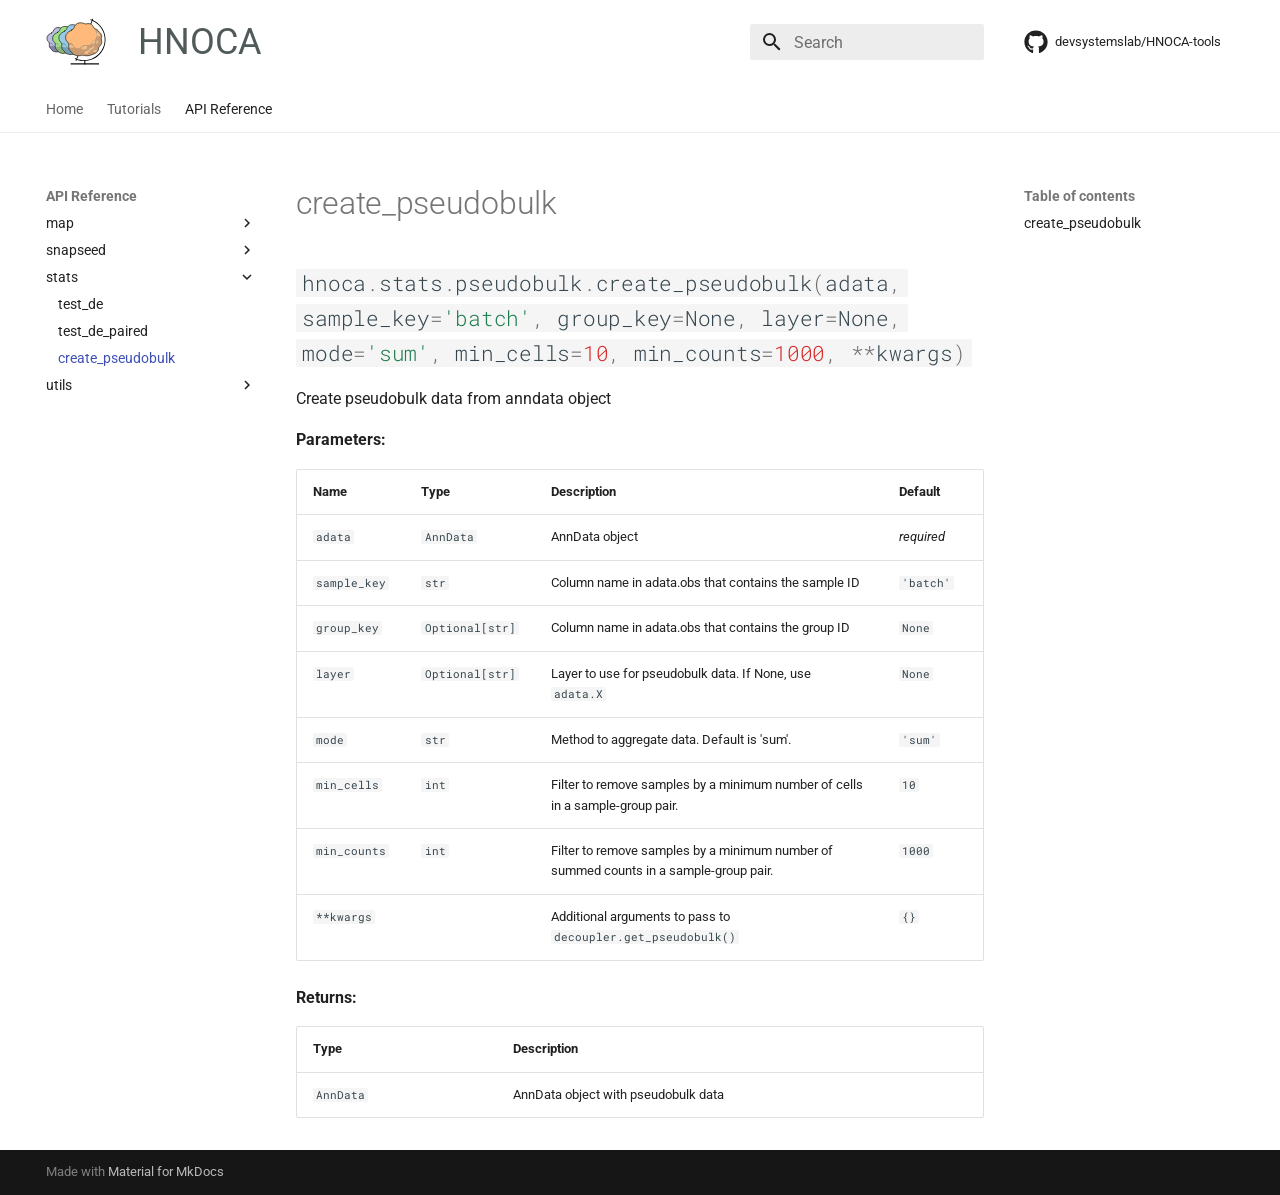
<file: api/stats/create_pseudobulk/index.html>
<!doctype html>
<html lang="en" class="no-js">
  <head>
    
      <meta charset="utf-8">
      <meta name="viewport" content="width=device-width,initial-scale=1">
      
      
      
      
        <link rel="prev" href="../test_de_paired/">
      
      
        <link rel="next" href="../../utils/compute_glycolysis_score/">
      
      
      <link rel="icon" href="../../../assets/images/logo.png">
      <meta name="generator" content="mkdocs-1.6.0, mkdocs-material-9.5.27">
    
    
      
        <title>create_pseudobulk - HNOCA</title>
      
    
    
      <link rel="stylesheet" href="../../../assets/stylesheets/main.6543a935.min.css">
      
        
        <link rel="stylesheet" href="../../../assets/stylesheets/palette.06af60db.min.css">
      
      


    
    
      
    
    
      
        
        
        <link rel="preconnect" href="https://fonts.gstatic.com" crossorigin>
        <link rel="stylesheet" href="https://fonts.googleapis.com/css?family=Roboto:300,300i,400,400i,700,700i%7CRoboto+Mono:400,400i,700,700i&display=fallback">
        <style>:root{--md-text-font:"Roboto";--md-code-font:"Roboto Mono"}</style>
      
    
    
      <link rel="stylesheet" href="../../../assets/_mkdocstrings.css">
    
      <link rel="stylesheet" href="../../../stylesheets/extra.css">
    
      <link rel="stylesheet" href="../../../css/ansi-colours.css">
    
    <script>__md_scope=new URL("../../..",location),__md_hash=e=>[...e].reduce((e,_)=>(e<<5)-e+_.charCodeAt(0),0),__md_get=(e,_=localStorage,t=__md_scope)=>JSON.parse(_.getItem(t.pathname+"."+e)),__md_set=(e,_,t=localStorage,a=__md_scope)=>{try{t.setItem(a.pathname+"."+e,JSON.stringify(_))}catch(e){}}</script>
    
      

    
    
    
  </head>
  
  
    
    
    
    
    
    <body dir="ltr" data-md-color-scheme="default" data-md-color-primary="white" data-md-color-accent="orange">
  
    
    <input class="md-toggle" data-md-toggle="drawer" type="checkbox" id="__drawer" autocomplete="off">
    <input class="md-toggle" data-md-toggle="search" type="checkbox" id="__search" autocomplete="off">
    <label class="md-overlay" for="__drawer"></label>
    <div data-md-component="skip">
      
        
        <a href="#hnoca.stats.pseudobulk.create_pseudobulk" class="md-skip">
          Skip to content
        </a>
      
    </div>
    <div data-md-component="announce">
      
    </div>
    
    
      

<header class="md-header" data-md-component="header">
  <nav class="md-header__inner md-grid" aria-label="Header">
    <a href="../../.." title="HNOCA" class="md-header__button md-logo" aria-label="HNOCA" data-md-component="logo">
      
  <img src="../../../assets/images/logo.svg" alt="logo">

    </a>
    <label class="md-header__button md-icon" for="__drawer">
      
      <svg xmlns="http://www.w3.org/2000/svg" viewBox="0 0 24 24"><path d="M3 6h18v2H3V6m0 5h18v2H3v-2m0 5h18v2H3v-2Z"/></svg>
    </label>
    <div class="md-header__title" data-md-component="header-title">
      <div class="md-header__ellipsis">
        <div class="md-header__topic">
          <span class="md-ellipsis">
            HNOCA
          </span>
        </div>
        <div class="md-header__topic" data-md-component="header-topic">
          <span class="md-ellipsis">
            
              create_pseudobulk
            
          </span>
        </div>
      </div>
    </div>
    
      
    
    
    
    
      <label class="md-header__button md-icon" for="__search">
        
        <svg xmlns="http://www.w3.org/2000/svg" viewBox="0 0 24 24"><path d="M9.5 3A6.5 6.5 0 0 1 16 9.5c0 1.61-.59 3.09-1.56 4.23l.27.27h.79l5 5-1.5 1.5-5-5v-.79l-.27-.27A6.516 6.516 0 0 1 9.5 16 6.5 6.5 0 0 1 3 9.5 6.5 6.5 0 0 1 9.5 3m0 2C7 5 5 7 5 9.5S7 14 9.5 14 14 12 14 9.5 12 5 9.5 5Z"/></svg>
      </label>
      <div class="md-search" data-md-component="search" role="dialog">
  <label class="md-search__overlay" for="__search"></label>
  <div class="md-search__inner" role="search">
    <form class="md-search__form" name="search">
      <input type="text" class="md-search__input" name="query" aria-label="Search" placeholder="Search" autocapitalize="off" autocorrect="off" autocomplete="off" spellcheck="false" data-md-component="search-query" required>
      <label class="md-search__icon md-icon" for="__search">
        
        <svg xmlns="http://www.w3.org/2000/svg" viewBox="0 0 24 24"><path d="M9.5 3A6.5 6.5 0 0 1 16 9.5c0 1.61-.59 3.09-1.56 4.23l.27.27h.79l5 5-1.5 1.5-5-5v-.79l-.27-.27A6.516 6.516 0 0 1 9.5 16 6.5 6.5 0 0 1 3 9.5 6.5 6.5 0 0 1 9.5 3m0 2C7 5 5 7 5 9.5S7 14 9.5 14 14 12 14 9.5 12 5 9.5 5Z"/></svg>
        
        <svg xmlns="http://www.w3.org/2000/svg" viewBox="0 0 24 24"><path d="M20 11v2H8l5.5 5.5-1.42 1.42L4.16 12l7.92-7.92L13.5 5.5 8 11h12Z"/></svg>
      </label>
      <nav class="md-search__options" aria-label="Search">
        
        <button type="reset" class="md-search__icon md-icon" title="Clear" aria-label="Clear" tabindex="-1">
          
          <svg xmlns="http://www.w3.org/2000/svg" viewBox="0 0 24 24"><path d="M19 6.41 17.59 5 12 10.59 6.41 5 5 6.41 10.59 12 5 17.59 6.41 19 12 13.41 17.59 19 19 17.59 13.41 12 19 6.41Z"/></svg>
        </button>
      </nav>
      
    </form>
    <div class="md-search__output">
      <div class="md-search__scrollwrap" tabindex="0" data-md-scrollfix>
        <div class="md-search-result" data-md-component="search-result">
          <div class="md-search-result__meta">
            Initializing search
          </div>
          <ol class="md-search-result__list" role="presentation"></ol>
        </div>
      </div>
    </div>
  </div>
</div>
    
    
      <div class="md-header__source">
        <a href="https://github.com/devsystemslab/HNOCA-tools" title="Go to repository" class="md-source" data-md-component="source">
  <div class="md-source__icon md-icon">
    
    <svg xmlns="http://www.w3.org/2000/svg" viewBox="0 0 496 512"><!--! Font Awesome Free 6.5.2 by @fontawesome - https://fontawesome.com License - https://fontawesome.com/license/free (Icons: CC BY 4.0, Fonts: SIL OFL 1.1, Code: MIT License) Copyright 2024 Fonticons, Inc.--><path d="M165.9 397.4c0 2-2.3 3.6-5.2 3.6-3.3.3-5.6-1.3-5.6-3.6 0-2 2.3-3.6 5.2-3.6 3-.3 5.6 1.3 5.6 3.6zm-31.1-4.5c-.7 2 1.3 4.3 4.3 4.9 2.6 1 5.6 0 6.2-2s-1.3-4.3-4.3-5.2c-2.6-.7-5.5.3-6.2 2.3zm44.2-1.7c-2.9.7-4.9 2.6-4.6 4.9.3 2 2.9 3.3 5.9 2.6 2.9-.7 4.9-2.6 4.6-4.6-.3-1.9-3-3.2-5.9-2.9zM244.8 8C106.1 8 0 113.3 0 252c0 110.9 69.8 205.8 169.5 239.2 12.8 2.3 17.3-5.6 17.3-12.1 0-6.2-.3-40.4-.3-61.4 0 0-70 15-84.7-29.8 0 0-11.4-29.1-27.8-36.6 0 0-22.9-15.7 1.6-15.4 0 0 24.9 2 38.6 25.8 21.9 38.6 58.6 27.5 72.9 20.9 2.3-16 8.8-27.1 16-33.7-55.9-6.2-112.3-14.3-112.3-110.5 0-27.5 7.6-41.3 23.6-58.9-2.6-6.5-11.1-33.3 2.6-67.9 20.9-6.5 69 27 69 27 20-5.6 41.5-8.5 62.8-8.5s42.8 2.9 62.8 8.5c0 0 48.1-33.6 69-27 13.7 34.7 5.2 61.4 2.6 67.9 16 17.7 25.8 31.5 25.8 58.9 0 96.5-58.9 104.2-114.8 110.5 9.2 7.9 17 22.9 17 46.4 0 33.7-.3 75.4-.3 83.6 0 6.5 4.6 14.4 17.3 12.1C428.2 457.8 496 362.9 496 252 496 113.3 383.5 8 244.8 8zM97.2 352.9c-1.3 1-1 3.3.7 5.2 1.6 1.6 3.9 2.3 5.2 1 1.3-1 1-3.3-.7-5.2-1.6-1.6-3.9-2.3-5.2-1zm-10.8-8.1c-.7 1.3.3 2.9 2.3 3.9 1.6 1 3.6.7 4.3-.7.7-1.3-.3-2.9-2.3-3.9-2-.6-3.6-.3-4.3.7zm32.4 35.6c-1.6 1.3-1 4.3 1.3 6.2 2.3 2.3 5.2 2.6 6.5 1 1.3-1.3.7-4.3-1.3-6.2-2.2-2.3-5.2-2.6-6.5-1zm-11.4-14.7c-1.6 1-1.6 3.6 0 5.9 1.6 2.3 4.3 3.3 5.6 2.3 1.6-1.3 1.6-3.9 0-6.2-1.4-2.3-4-3.3-5.6-2z"/></svg>
  </div>
  <div class="md-source__repository">
    devsystemslab/HNOCA-tools
  </div>
</a>
      </div>
    
  </nav>
  
</header>
    
    <div class="md-container" data-md-component="container">
      
      
        
          
            
<nav class="md-tabs" aria-label="Tabs" data-md-component="tabs">
  <div class="md-grid">
    <ul class="md-tabs__list">
      
        
  
  
  
    
    
      <li class="md-tabs__item">
        <a href="../../.." class="md-tabs__link">
          
  
  Home

        </a>
      </li>
    
  

      
        
  
  
  
    
    
      <li class="md-tabs__item">
        <a href="../../../vignettes/get_started/" class="md-tabs__link">
          
  
  Tutorials

        </a>
      </li>
    
  

      
        
  
  
    
  
  
    
    
      
  
  
    
  
  
    
    
      <li class="md-tabs__item md-tabs__item--active">
        <a href="../../map/AtlasMapper/" class="md-tabs__link">
          
  
  API Reference

        </a>
      </li>
    
  

    
  

      
    </ul>
  </div>
</nav>
          
        
      
      <main class="md-main" data-md-component="main">
        <div class="md-main__inner md-grid">
          
            
              
              <div class="md-sidebar md-sidebar--primary" data-md-component="sidebar" data-md-type="navigation" >
                <div class="md-sidebar__scrollwrap">
                  <div class="md-sidebar__inner">
                    


  


<nav class="md-nav md-nav--primary md-nav--lifted" aria-label="Navigation" data-md-level="0">
  <label class="md-nav__title" for="__drawer">
    <a href="../../.." title="HNOCA" class="md-nav__button md-logo" aria-label="HNOCA" data-md-component="logo">
      
  <img src="../../../assets/images/logo.svg" alt="logo">

    </a>
    HNOCA
  </label>
  
    <div class="md-nav__source">
      <a href="https://github.com/devsystemslab/HNOCA-tools" title="Go to repository" class="md-source" data-md-component="source">
  <div class="md-source__icon md-icon">
    
    <svg xmlns="http://www.w3.org/2000/svg" viewBox="0 0 496 512"><!--! Font Awesome Free 6.5.2 by @fontawesome - https://fontawesome.com License - https://fontawesome.com/license/free (Icons: CC BY 4.0, Fonts: SIL OFL 1.1, Code: MIT License) Copyright 2024 Fonticons, Inc.--><path d="M165.9 397.4c0 2-2.3 3.6-5.2 3.6-3.3.3-5.6-1.3-5.6-3.6 0-2 2.3-3.6 5.2-3.6 3-.3 5.6 1.3 5.6 3.6zm-31.1-4.5c-.7 2 1.3 4.3 4.3 4.9 2.6 1 5.6 0 6.2-2s-1.3-4.3-4.3-5.2c-2.6-.7-5.5.3-6.2 2.3zm44.2-1.7c-2.9.7-4.9 2.6-4.6 4.9.3 2 2.9 3.3 5.9 2.6 2.9-.7 4.9-2.6 4.6-4.6-.3-1.9-3-3.2-5.9-2.9zM244.8 8C106.1 8 0 113.3 0 252c0 110.9 69.8 205.8 169.5 239.2 12.8 2.3 17.3-5.6 17.3-12.1 0-6.2-.3-40.4-.3-61.4 0 0-70 15-84.7-29.8 0 0-11.4-29.1-27.8-36.6 0 0-22.9-15.7 1.6-15.4 0 0 24.9 2 38.6 25.8 21.9 38.6 58.6 27.5 72.9 20.9 2.3-16 8.8-27.1 16-33.7-55.9-6.2-112.3-14.3-112.3-110.5 0-27.5 7.6-41.3 23.6-58.9-2.6-6.5-11.1-33.3 2.6-67.9 20.9-6.5 69 27 69 27 20-5.6 41.5-8.5 62.8-8.5s42.8 2.9 62.8 8.5c0 0 48.1-33.6 69-27 13.7 34.7 5.2 61.4 2.6 67.9 16 17.7 25.8 31.5 25.8 58.9 0 96.5-58.9 104.2-114.8 110.5 9.2 7.9 17 22.9 17 46.4 0 33.7-.3 75.4-.3 83.6 0 6.5 4.6 14.4 17.3 12.1C428.2 457.8 496 362.9 496 252 496 113.3 383.5 8 244.8 8zM97.2 352.9c-1.3 1-1 3.3.7 5.2 1.6 1.6 3.9 2.3 5.2 1 1.3-1 1-3.3-.7-5.2-1.6-1.6-3.9-2.3-5.2-1zm-10.8-8.1c-.7 1.3.3 2.9 2.3 3.9 1.6 1 3.6.7 4.3-.7.7-1.3-.3-2.9-2.3-3.9-2-.6-3.6-.3-4.3.7zm32.4 35.6c-1.6 1.3-1 4.3 1.3 6.2 2.3 2.3 5.2 2.6 6.5 1 1.3-1.3.7-4.3-1.3-6.2-2.2-2.3-5.2-2.6-6.5-1zm-11.4-14.7c-1.6 1-1.6 3.6 0 5.9 1.6 2.3 4.3 3.3 5.6 2.3 1.6-1.3 1.6-3.9 0-6.2-1.4-2.3-4-3.3-5.6-2z"/></svg>
  </div>
  <div class="md-source__repository">
    devsystemslab/HNOCA-tools
  </div>
</a>
    </div>
  
  <ul class="md-nav__list" data-md-scrollfix>
    
      
      
  
  
  
  
    
    
    
      
      
    
    
    <li class="md-nav__item md-nav__item--nested">
      
        
        
        <input class="md-nav__toggle md-toggle " type="checkbox" id="__nav_1" >
        
          
          <label class="md-nav__link" for="__nav_1" id="__nav_1_label" tabindex="0">
            
  
  <span class="md-ellipsis">
    Home
  </span>
  

            <span class="md-nav__icon md-icon"></span>
          </label>
        
        <nav class="md-nav" data-md-level="1" aria-labelledby="__nav_1_label" aria-expanded="false">
          <label class="md-nav__title" for="__nav_1">
            <span class="md-nav__icon md-icon"></span>
            Home
          </label>
          <ul class="md-nav__list" data-md-scrollfix>
            
              
                
  
  
  
  
    <li class="md-nav__item">
      <a href="../../.." class="md-nav__link">
        
  
  <span class="md-ellipsis">
    About
  </span>
  

      </a>
    </li>
  

              
            
              
                
  
  
  
  
    <li class="md-nav__item">
      <a href="../../../quickstart/" class="md-nav__link">
        
  
  <span class="md-ellipsis">
    HNOCA-tools
  </span>
  

      </a>
    </li>
  

              
            
              
                
  
  
  
  
    <li class="md-nav__item">
      <a href="../../../archmap/" class="md-nav__link">
        
  
  <span class="md-ellipsis">
    ArchMap
  </span>
  

      </a>
    </li>
  

              
            
          </ul>
        </nav>
      
    </li>
  

    
      
      
  
  
  
  
    
    
    
      
      
    
    
    <li class="md-nav__item md-nav__item--nested">
      
        
        
        <input class="md-nav__toggle md-toggle " type="checkbox" id="__nav_2" >
        
          
          <label class="md-nav__link" for="__nav_2" id="__nav_2_label" tabindex="0">
            
  
  <span class="md-ellipsis">
    Tutorials
  </span>
  

            <span class="md-nav__icon md-icon"></span>
          </label>
        
        <nav class="md-nav" data-md-level="1" aria-labelledby="__nav_2_label" aria-expanded="false">
          <label class="md-nav__title" for="__nav_2">
            <span class="md-nav__icon md-icon"></span>
            Tutorials
          </label>
          <ul class="md-nav__list" data-md-scrollfix>
            
              
                
  
  
  
  
    <li class="md-nav__item">
      <a href="../../../vignettes/get_started/" class="md-nav__link">
        
  
  <span class="md-ellipsis">
    Get started
  </span>
  

      </a>
    </li>
  

              
            
              
                
  
  
  
  
    <li class="md-nav__item">
      <a href="../../../vignettes/exploration/" class="md-nav__link">
        
  
  <span class="md-ellipsis">
    HNOCA exploration and mapping
  </span>
  

      </a>
    </li>
  

              
            
              
                
  
  
  
  
    <li class="md-nav__item">
      <a href="../../../vignettes/annotation/" class="md-nav__link">
        
  
  <span class="md-ellipsis">
    Annotation
  </span>
  

      </a>
    </li>
  

              
            
              
                
  
  
  
  
    <li class="md-nav__item">
      <a href="../../../vignettes/atlas_mapping/" class="md-nav__link">
        
  
  <span class="md-ellipsis">
    Mapping to the HNOCA
  </span>
  

      </a>
    </li>
  

              
            
              
                
  
  
  
  
    <li class="md-nav__item">
      <a href="../../../vignettes/reference_mapping/" class="md-nav__link">
        
  
  <span class="md-ellipsis">
    Primary reference mapping
  </span>
  

      </a>
    </li>
  

              
            
          </ul>
        </nav>
      
    </li>
  

    
      
      
  
  
    
  
  
  
    
    
    
      
        
        
      
      
    
    
    <li class="md-nav__item md-nav__item--active md-nav__item--section md-nav__item--nested">
      
        
        
        <input class="md-nav__toggle md-toggle " type="checkbox" id="__nav_3" checked>
        
          
          <label class="md-nav__link" for="__nav_3" id="__nav_3_label" tabindex="">
            
  
  <span class="md-ellipsis">
    API Reference
  </span>
  

            <span class="md-nav__icon md-icon"></span>
          </label>
        
        <nav class="md-nav" data-md-level="1" aria-labelledby="__nav_3_label" aria-expanded="true">
          <label class="md-nav__title" for="__nav_3">
            <span class="md-nav__icon md-icon"></span>
            API Reference
          </label>
          <ul class="md-nav__list" data-md-scrollfix>
            
              
                
  
  
  
  
    
    
    
      
      
    
    
    <li class="md-nav__item md-nav__item--nested">
      
        
        
        <input class="md-nav__toggle md-toggle " type="checkbox" id="__nav_3_1" >
        
          
          <label class="md-nav__link" for="__nav_3_1" id="__nav_3_1_label" tabindex="0">
            
  
  <span class="md-ellipsis">
    map
  </span>
  

            <span class="md-nav__icon md-icon"></span>
          </label>
        
        <nav class="md-nav" data-md-level="2" aria-labelledby="__nav_3_1_label" aria-expanded="false">
          <label class="md-nav__title" for="__nav_3_1">
            <span class="md-nav__icon md-icon"></span>
            map
          </label>
          <ul class="md-nav__list" data-md-scrollfix>
            
              
                
  
  
  
  
    <li class="md-nav__item">
      <a href="../../map/AtlasMapper/" class="md-nav__link">
        
  
  <span class="md-ellipsis">
    AtlasMapper
  </span>
  

      </a>
    </li>
  

              
            
          </ul>
        </nav>
      
    </li>
  

              
            
              
                
  
  
  
  
    
    
    
      
      
    
    
    <li class="md-nav__item md-nav__item--nested">
      
        
        
        <input class="md-nav__toggle md-toggle " type="checkbox" id="__nav_3_2" >
        
          
          <label class="md-nav__link" for="__nav_3_2" id="__nav_3_2_label" tabindex="0">
            
  
  <span class="md-ellipsis">
    snapseed
  </span>
  

            <span class="md-nav__icon md-icon"></span>
          </label>
        
        <nav class="md-nav" data-md-level="2" aria-labelledby="__nav_3_2_label" aria-expanded="false">
          <label class="md-nav__title" for="__nav_3_2">
            <span class="md-nav__icon md-icon"></span>
            snapseed
          </label>
          <ul class="md-nav__list" data-md-scrollfix>
            
              
                
  
  
  
  
    <li class="md-nav__item">
      <a href="../../snapseed/annotate/" class="md-nav__link">
        
  
  <span class="md-ellipsis">
    annotate
  </span>
  

      </a>
    </li>
  

              
            
              
                
  
  
  
  
    <li class="md-nav__item">
      <a href="../../snapseed/annotate_hierarchy/" class="md-nav__link">
        
  
  <span class="md-ellipsis">
    annotate_hierarchy
  </span>
  

      </a>
    </li>
  

              
            
              
                
  
  
  
  
    <li class="md-nav__item">
      <a href="../../snapseed/find_markers/" class="md-nav__link">
        
  
  <span class="md-ellipsis">
    find_markers
  </span>
  

      </a>
    </li>
  

              
            
          </ul>
        </nav>
      
    </li>
  

              
            
              
                
  
  
    
  
  
  
    
    
    
      
      
    
    
    <li class="md-nav__item md-nav__item--active md-nav__item--nested">
      
        
        
        <input class="md-nav__toggle md-toggle " type="checkbox" id="__nav_3_3" checked>
        
          
          <label class="md-nav__link" for="__nav_3_3" id="__nav_3_3_label" tabindex="0">
            
  
  <span class="md-ellipsis">
    stats
  </span>
  

            <span class="md-nav__icon md-icon"></span>
          </label>
        
        <nav class="md-nav" data-md-level="2" aria-labelledby="__nav_3_3_label" aria-expanded="true">
          <label class="md-nav__title" for="__nav_3_3">
            <span class="md-nav__icon md-icon"></span>
            stats
          </label>
          <ul class="md-nav__list" data-md-scrollfix>
            
              
                
  
  
  
  
    <li class="md-nav__item">
      <a href="../test_de/" class="md-nav__link">
        
  
  <span class="md-ellipsis">
    test_de
  </span>
  

      </a>
    </li>
  

              
            
              
                
  
  
  
  
    <li class="md-nav__item">
      <a href="../test_de_paired/" class="md-nav__link">
        
  
  <span class="md-ellipsis">
    test_de_paired
  </span>
  

      </a>
    </li>
  

              
            
              
                
  
  
    
  
  
  
    <li class="md-nav__item md-nav__item--active">
      
      <input class="md-nav__toggle md-toggle" type="checkbox" id="__toc">
      
      
      
        <label class="md-nav__link md-nav__link--active" for="__toc">
          
  
  <span class="md-ellipsis">
    create_pseudobulk
  </span>
  

          <span class="md-nav__icon md-icon"></span>
        </label>
      
      <a href="./" class="md-nav__link md-nav__link--active">
        
  
  <span class="md-ellipsis">
    create_pseudobulk
  </span>
  

      </a>
      
        

<nav class="md-nav md-nav--secondary" aria-label="Table of contents">
  
  
  
  
    <label class="md-nav__title" for="__toc">
      <span class="md-nav__icon md-icon"></span>
      Table of contents
    </label>
    <ul class="md-nav__list" data-md-component="toc" data-md-scrollfix>
      
        <li class="md-nav__item">
  <a href="#hnoca.stats.pseudobulk.create_pseudobulk" class="md-nav__link">
    <span class="md-ellipsis">
      create_pseudobulk
    </span>
  </a>
  
</li>
      
    </ul>
  
</nav>
      
    </li>
  

              
            
          </ul>
        </nav>
      
    </li>
  

              
            
              
                
  
  
  
  
    
    
    
      
      
    
    
    <li class="md-nav__item md-nav__item--nested">
      
        
        
        <input class="md-nav__toggle md-toggle " type="checkbox" id="__nav_3_4" >
        
          
          <label class="md-nav__link" for="__nav_3_4" id="__nav_3_4_label" tabindex="0">
            
  
  <span class="md-ellipsis">
    utils
  </span>
  

            <span class="md-nav__icon md-icon"></span>
          </label>
        
        <nav class="md-nav" data-md-level="2" aria-labelledby="__nav_3_4_label" aria-expanded="false">
          <label class="md-nav__title" for="__nav_3_4">
            <span class="md-nav__icon md-icon"></span>
            utils
          </label>
          <ul class="md-nav__list" data-md-scrollfix>
            
              
                
  
  
  
  
    <li class="md-nav__item">
      <a href="../../utils/compute_glycolysis_score/" class="md-nav__link">
        
  
  <span class="md-ellipsis">
    compute_glycolysis_score
  </span>
  

      </a>
    </li>
  

              
            
          </ul>
        </nav>
      
    </li>
  

              
            
          </ul>
        </nav>
      
    </li>
  

    
  </ul>
</nav>
                  </div>
                </div>
              </div>
            
            
              
              <div class="md-sidebar md-sidebar--secondary" data-md-component="sidebar" data-md-type="toc" >
                <div class="md-sidebar__scrollwrap">
                  <div class="md-sidebar__inner">
                    

<nav class="md-nav md-nav--secondary" aria-label="Table of contents">
  
  
  
  
    <label class="md-nav__title" for="__toc">
      <span class="md-nav__icon md-icon"></span>
      Table of contents
    </label>
    <ul class="md-nav__list" data-md-component="toc" data-md-scrollfix>
      
        <li class="md-nav__item">
  <a href="#hnoca.stats.pseudobulk.create_pseudobulk" class="md-nav__link">
    <span class="md-ellipsis">
      create_pseudobulk
    </span>
  </a>
  
</li>
      
    </ul>
  
</nav>
                  </div>
                </div>
              </div>
            
          
          
            <div class="md-content" data-md-component="content">
              <article class="md-content__inner md-typeset">
                
                  

  
  


  <h1>create_pseudobulk</h1>

<div class="doc doc-object doc-function">


<h2 id="hnoca.stats.pseudobulk.create_pseudobulk" class="doc doc-heading">
            <code class="highlight language-python"><span class="n">hnoca</span><span class="o">.</span><span class="n">stats</span><span class="o">.</span><span class="n">pseudobulk</span><span class="o">.</span><span class="n">create_pseudobulk</span><span class="p">(</span><span class="n">adata</span><span class="p">,</span> <span class="n">sample_key</span><span class="o">=</span><span class="s1">&#39;batch&#39;</span><span class="p">,</span> <span class="n">group_key</span><span class="o">=</span><span class="kc">None</span><span class="p">,</span> <span class="n">layer</span><span class="o">=</span><span class="kc">None</span><span class="p">,</span> <span class="n">mode</span><span class="o">=</span><span class="s1">&#39;sum&#39;</span><span class="p">,</span> <span class="n">min_cells</span><span class="o">=</span><span class="mi">10</span><span class="p">,</span> <span class="n">min_counts</span><span class="o">=</span><span class="mi">1000</span><span class="p">,</span> <span class="o">**</span><span class="n">kwargs</span><span class="p">)</span></code>

</h2>


    <div class="doc doc-contents first">

      <p>Create pseudobulk data from anndata object</p>


<p><span class="doc-section-title">Parameters:</span></p>
    <table>
      <thead>
        <tr>
          <th>Name</th>
          <th>Type</th>
          <th>Description</th>
          <th>Default</th>
        </tr>
      </thead>
      <tbody>
          <tr class="doc-section-item">
            <td><code>adata</code></td>
            <td>
                  <code><span title="anndata.AnnData">AnnData</span></code>
            </td>
            <td>
              <div class="doc-md-description">
                <p>AnnData object</p>
              </div>
            </td>
            <td>
                <em>required</em>
            </td>
          </tr>
          <tr class="doc-section-item">
            <td><code>sample_key</code></td>
            <td>
                  <code>str</code>
            </td>
            <td>
              <div class="doc-md-description">
                <p>Column name in adata.obs that contains the sample ID</p>
              </div>
            </td>
            <td>
                  <code>&#39;batch&#39;</code>
            </td>
          </tr>
          <tr class="doc-section-item">
            <td><code>group_key</code></td>
            <td>
                  <code><span title="typing.Optional">Optional</span>[str]</code>
            </td>
            <td>
              <div class="doc-md-description">
                <p>Column name in adata.obs that contains the group ID</p>
              </div>
            </td>
            <td>
                  <code>None</code>
            </td>
          </tr>
          <tr class="doc-section-item">
            <td><code>layer</code></td>
            <td>
                  <code><span title="typing.Optional">Optional</span>[str]</code>
            </td>
            <td>
              <div class="doc-md-description">
                <p>Layer to use for pseudobulk data. If None, use <code>adata.X</code></p>
              </div>
            </td>
            <td>
                  <code>None</code>
            </td>
          </tr>
          <tr class="doc-section-item">
            <td><code>mode</code></td>
            <td>
                  <code>str</code>
            </td>
            <td>
              <div class="doc-md-description">
                <p>Method to aggregate data. Default is 'sum'.</p>
              </div>
            </td>
            <td>
                  <code>&#39;sum&#39;</code>
            </td>
          </tr>
          <tr class="doc-section-item">
            <td><code>min_cells</code></td>
            <td>
                  <code>int</code>
            </td>
            <td>
              <div class="doc-md-description">
                <p>Filter to remove samples by a minimum number of cells in a sample-group pair.</p>
              </div>
            </td>
            <td>
                  <code>10</code>
            </td>
          </tr>
          <tr class="doc-section-item">
            <td><code>min_counts</code></td>
            <td>
                  <code>int</code>
            </td>
            <td>
              <div class="doc-md-description">
                <p>Filter to remove samples by a minimum number of summed counts in a sample-group pair.</p>
              </div>
            </td>
            <td>
                  <code>1000</code>
            </td>
          </tr>
          <tr class="doc-section-item">
            <td><code>**kwargs</code></td>
            <td>
            </td>
            <td>
              <div class="doc-md-description">
                <p>Additional arguments to pass to <code>decoupler.get_pseudobulk()</code></p>
              </div>
            </td>
            <td>
                  <code>{}</code>
            </td>
          </tr>
      </tbody>
    </table>


    <p><span class="doc-section-title">Returns:</span></p>
    <table>
      <thead>
        <tr>
          <th>Type</th>
          <th>Description</th>
        </tr>
      </thead>
      <tbody>
          <tr class="doc-section-item">
            <td>
                  <code><span title="anndata.AnnData">AnnData</span></code>
            </td>
            <td>
              <div class="doc-md-description">
                <p>AnnData object with pseudobulk data</p>
              </div>
            </td>
          </tr>
      </tbody>
    </table>

    </div>

</div>












                
              </article>
            </div>
          
          
<script>var target=document.getElementById(location.hash.slice(1));target&&target.name&&(target.checked=target.name.startsWith("__tabbed_"))</script>
        </div>
        
      </main>
      
        <footer class="md-footer">
  
  <div class="md-footer-meta md-typeset">
    <div class="md-footer-meta__inner md-grid">
      <div class="md-copyright">
  
  
    Made with
    <a href="https://squidfunk.github.io/mkdocs-material/" target="_blank" rel="noopener">
      Material for MkDocs
    </a>
  
</div>
      
    </div>
  </div>
</footer>
      
    </div>
    <div class="md-dialog" data-md-component="dialog">
      <div class="md-dialog__inner md-typeset"></div>
    </div>
    
    
    <script id="__config" type="application/json">{"base": "../../..", "features": ["navigation.tabs"], "search": "../../../assets/javascripts/workers/search.b8dbb3d2.min.js", "translations": {"clipboard.copied": "Copied to clipboard", "clipboard.copy": "Copy to clipboard", "search.result.more.one": "1 more on this page", "search.result.more.other": "# more on this page", "search.result.none": "No matching documents", "search.result.one": "1 matching document", "search.result.other": "# matching documents", "search.result.placeholder": "Type to start searching", "search.result.term.missing": "Missing", "select.version": "Select version"}}</script>
    
    
      <script src="../../../assets/javascripts/bundle.ad660dcc.min.js"></script>
      
    
  </body>
</html>
</file>
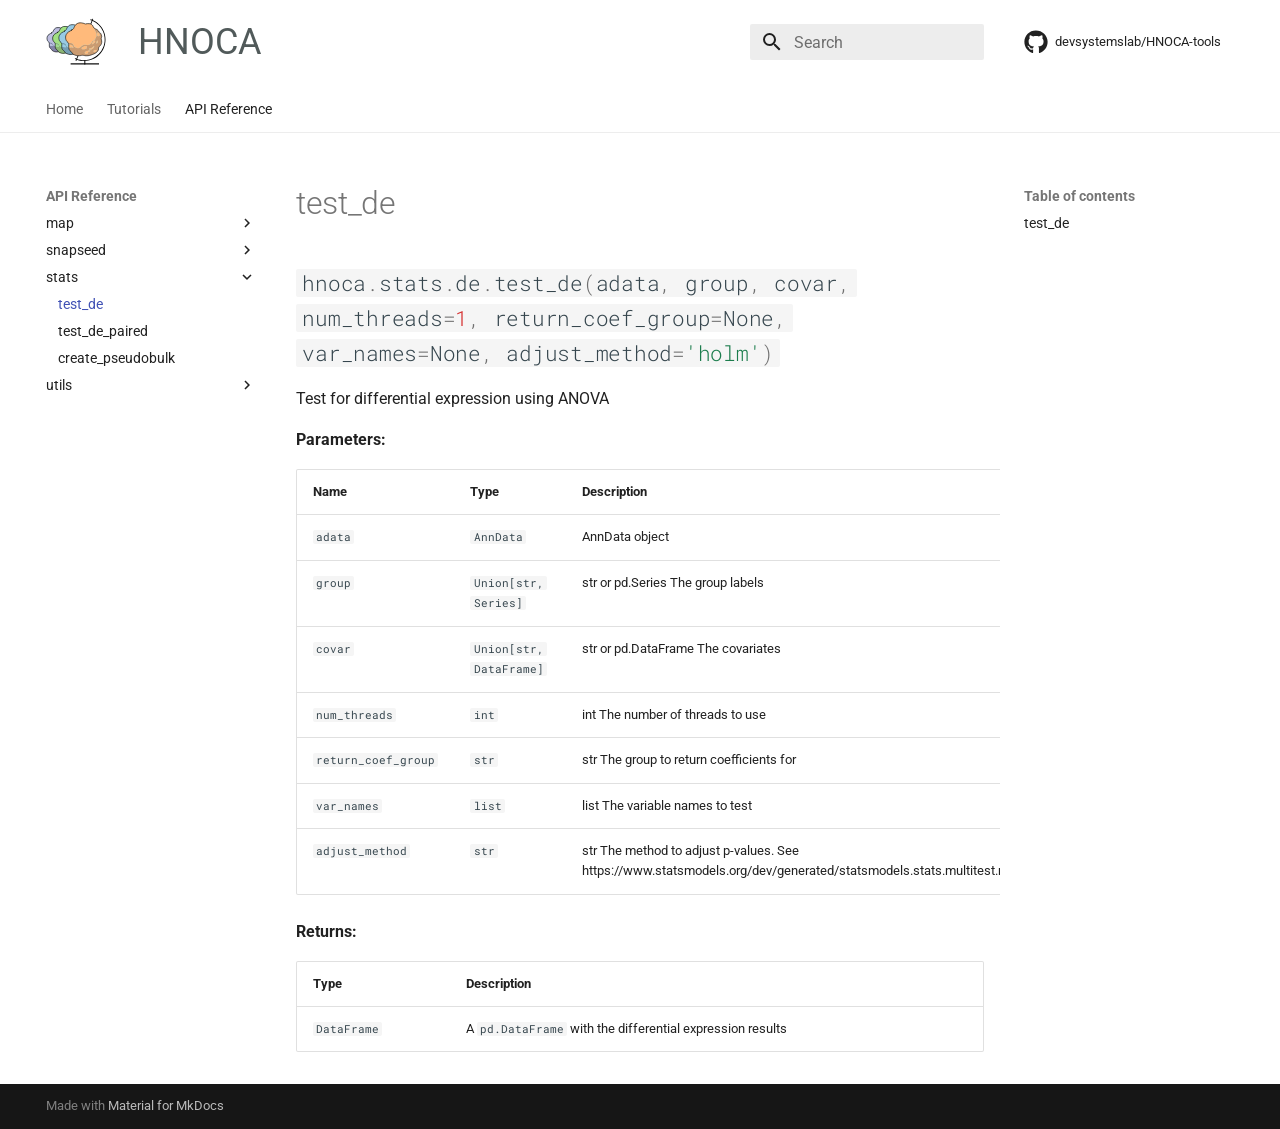
<file: api/stats/test_de/index.html>
<!doctype html>
<html lang="en" class="no-js">
  <head>
    
      <meta charset="utf-8">
      <meta name="viewport" content="width=device-width,initial-scale=1">
      
      
      
      
        <link rel="prev" href="../../snapseed/find_markers/">
      
      
        <link rel="next" href="../test_de_paired/">
      
      
      <link rel="icon" href="../../../assets/images/logo.png">
      <meta name="generator" content="mkdocs-1.6.0, mkdocs-material-9.5.27">
    
    
      
        <title>test_de - HNOCA</title>
      
    
    
      <link rel="stylesheet" href="../../../assets/stylesheets/main.6543a935.min.css">
      
        
        <link rel="stylesheet" href="../../../assets/stylesheets/palette.06af60db.min.css">
      
      


    
    
      
    
    
      
        
        
        <link rel="preconnect" href="https://fonts.gstatic.com" crossorigin>
        <link rel="stylesheet" href="https://fonts.googleapis.com/css?family=Roboto:300,300i,400,400i,700,700i%7CRoboto+Mono:400,400i,700,700i&display=fallback">
        <style>:root{--md-text-font:"Roboto";--md-code-font:"Roboto Mono"}</style>
      
    
    
      <link rel="stylesheet" href="../../../assets/_mkdocstrings.css">
    
      <link rel="stylesheet" href="../../../stylesheets/extra.css">
    
      <link rel="stylesheet" href="../../../css/ansi-colours.css">
    
    <script>__md_scope=new URL("../../..",location),__md_hash=e=>[...e].reduce((e,_)=>(e<<5)-e+_.charCodeAt(0),0),__md_get=(e,_=localStorage,t=__md_scope)=>JSON.parse(_.getItem(t.pathname+"."+e)),__md_set=(e,_,t=localStorage,a=__md_scope)=>{try{t.setItem(a.pathname+"."+e,JSON.stringify(_))}catch(e){}}</script>
    
      

    
    
    
  </head>
  
  
    
    
    
    
    
    <body dir="ltr" data-md-color-scheme="default" data-md-color-primary="white" data-md-color-accent="orange">
  
    
    <input class="md-toggle" data-md-toggle="drawer" type="checkbox" id="__drawer" autocomplete="off">
    <input class="md-toggle" data-md-toggle="search" type="checkbox" id="__search" autocomplete="off">
    <label class="md-overlay" for="__drawer"></label>
    <div data-md-component="skip">
      
        
        <a href="#hnoca.stats.de.test_de" class="md-skip">
          Skip to content
        </a>
      
    </div>
    <div data-md-component="announce">
      
    </div>
    
    
      

<header class="md-header" data-md-component="header">
  <nav class="md-header__inner md-grid" aria-label="Header">
    <a href="../../.." title="HNOCA" class="md-header__button md-logo" aria-label="HNOCA" data-md-component="logo">
      
  <img src="../../../assets/images/logo.svg" alt="logo">

    </a>
    <label class="md-header__button md-icon" for="__drawer">
      
      <svg xmlns="http://www.w3.org/2000/svg" viewBox="0 0 24 24"><path d="M3 6h18v2H3V6m0 5h18v2H3v-2m0 5h18v2H3v-2Z"/></svg>
    </label>
    <div class="md-header__title" data-md-component="header-title">
      <div class="md-header__ellipsis">
        <div class="md-header__topic">
          <span class="md-ellipsis">
            HNOCA
          </span>
        </div>
        <div class="md-header__topic" data-md-component="header-topic">
          <span class="md-ellipsis">
            
              test_de
            
          </span>
        </div>
      </div>
    </div>
    
      
    
    
    
    
      <label class="md-header__button md-icon" for="__search">
        
        <svg xmlns="http://www.w3.org/2000/svg" viewBox="0 0 24 24"><path d="M9.5 3A6.5 6.5 0 0 1 16 9.5c0 1.61-.59 3.09-1.56 4.23l.27.27h.79l5 5-1.5 1.5-5-5v-.79l-.27-.27A6.516 6.516 0 0 1 9.5 16 6.5 6.5 0 0 1 3 9.5 6.5 6.5 0 0 1 9.5 3m0 2C7 5 5 7 5 9.5S7 14 9.5 14 14 12 14 9.5 12 5 9.5 5Z"/></svg>
      </label>
      <div class="md-search" data-md-component="search" role="dialog">
  <label class="md-search__overlay" for="__search"></label>
  <div class="md-search__inner" role="search">
    <form class="md-search__form" name="search">
      <input type="text" class="md-search__input" name="query" aria-label="Search" placeholder="Search" autocapitalize="off" autocorrect="off" autocomplete="off" spellcheck="false" data-md-component="search-query" required>
      <label class="md-search__icon md-icon" for="__search">
        
        <svg xmlns="http://www.w3.org/2000/svg" viewBox="0 0 24 24"><path d="M9.5 3A6.5 6.5 0 0 1 16 9.5c0 1.61-.59 3.09-1.56 4.23l.27.27h.79l5 5-1.5 1.5-5-5v-.79l-.27-.27A6.516 6.516 0 0 1 9.5 16 6.5 6.5 0 0 1 3 9.5 6.5 6.5 0 0 1 9.5 3m0 2C7 5 5 7 5 9.5S7 14 9.5 14 14 12 14 9.5 12 5 9.5 5Z"/></svg>
        
        <svg xmlns="http://www.w3.org/2000/svg" viewBox="0 0 24 24"><path d="M20 11v2H8l5.5 5.5-1.42 1.42L4.16 12l7.92-7.92L13.5 5.5 8 11h12Z"/></svg>
      </label>
      <nav class="md-search__options" aria-label="Search">
        
        <button type="reset" class="md-search__icon md-icon" title="Clear" aria-label="Clear" tabindex="-1">
          
          <svg xmlns="http://www.w3.org/2000/svg" viewBox="0 0 24 24"><path d="M19 6.41 17.59 5 12 10.59 6.41 5 5 6.41 10.59 12 5 17.59 6.41 19 12 13.41 17.59 19 19 17.59 13.41 12 19 6.41Z"/></svg>
        </button>
      </nav>
      
    </form>
    <div class="md-search__output">
      <div class="md-search__scrollwrap" tabindex="0" data-md-scrollfix>
        <div class="md-search-result" data-md-component="search-result">
          <div class="md-search-result__meta">
            Initializing search
          </div>
          <ol class="md-search-result__list" role="presentation"></ol>
        </div>
      </div>
    </div>
  </div>
</div>
    
    
      <div class="md-header__source">
        <a href="https://github.com/devsystemslab/HNOCA-tools" title="Go to repository" class="md-source" data-md-component="source">
  <div class="md-source__icon md-icon">
    
    <svg xmlns="http://www.w3.org/2000/svg" viewBox="0 0 496 512"><!--! Font Awesome Free 6.5.2 by @fontawesome - https://fontawesome.com License - https://fontawesome.com/license/free (Icons: CC BY 4.0, Fonts: SIL OFL 1.1, Code: MIT License) Copyright 2024 Fonticons, Inc.--><path d="M165.9 397.4c0 2-2.3 3.6-5.2 3.6-3.3.3-5.6-1.3-5.6-3.6 0-2 2.3-3.6 5.2-3.6 3-.3 5.6 1.3 5.6 3.6zm-31.1-4.5c-.7 2 1.3 4.3 4.3 4.9 2.6 1 5.6 0 6.2-2s-1.3-4.3-4.3-5.2c-2.6-.7-5.5.3-6.2 2.3zm44.2-1.7c-2.9.7-4.9 2.6-4.6 4.9.3 2 2.9 3.3 5.9 2.6 2.9-.7 4.9-2.6 4.6-4.6-.3-1.9-3-3.2-5.9-2.9zM244.8 8C106.1 8 0 113.3 0 252c0 110.9 69.8 205.8 169.5 239.2 12.8 2.3 17.3-5.6 17.3-12.1 0-6.2-.3-40.4-.3-61.4 0 0-70 15-84.7-29.8 0 0-11.4-29.1-27.8-36.6 0 0-22.9-15.7 1.6-15.4 0 0 24.9 2 38.6 25.8 21.9 38.6 58.6 27.5 72.9 20.9 2.3-16 8.8-27.1 16-33.7-55.9-6.2-112.3-14.3-112.3-110.5 0-27.5 7.6-41.3 23.6-58.9-2.6-6.5-11.1-33.3 2.6-67.9 20.9-6.5 69 27 69 27 20-5.6 41.5-8.5 62.8-8.5s42.8 2.9 62.8 8.5c0 0 48.1-33.6 69-27 13.7 34.7 5.2 61.4 2.6 67.9 16 17.7 25.8 31.5 25.8 58.9 0 96.5-58.9 104.2-114.8 110.5 9.2 7.9 17 22.9 17 46.4 0 33.7-.3 75.4-.3 83.6 0 6.5 4.6 14.4 17.3 12.1C428.2 457.8 496 362.9 496 252 496 113.3 383.5 8 244.8 8zM97.2 352.9c-1.3 1-1 3.3.7 5.2 1.6 1.6 3.9 2.3 5.2 1 1.3-1 1-3.3-.7-5.2-1.6-1.6-3.9-2.3-5.2-1zm-10.8-8.1c-.7 1.3.3 2.9 2.3 3.9 1.6 1 3.6.7 4.3-.7.7-1.3-.3-2.9-2.3-3.9-2-.6-3.6-.3-4.3.7zm32.4 35.6c-1.6 1.3-1 4.3 1.3 6.2 2.3 2.3 5.2 2.6 6.5 1 1.3-1.3.7-4.3-1.3-6.2-2.2-2.3-5.2-2.6-6.5-1zm-11.4-14.7c-1.6 1-1.6 3.6 0 5.9 1.6 2.3 4.3 3.3 5.6 2.3 1.6-1.3 1.6-3.9 0-6.2-1.4-2.3-4-3.3-5.6-2z"/></svg>
  </div>
  <div class="md-source__repository">
    devsystemslab/HNOCA-tools
  </div>
</a>
      </div>
    
  </nav>
  
</header>
    
    <div class="md-container" data-md-component="container">
      
      
        
          
            
<nav class="md-tabs" aria-label="Tabs" data-md-component="tabs">
  <div class="md-grid">
    <ul class="md-tabs__list">
      
        
  
  
  
    
    
      <li class="md-tabs__item">
        <a href="../../.." class="md-tabs__link">
          
  
  Home

        </a>
      </li>
    
  

      
        
  
  
  
    
    
      <li class="md-tabs__item">
        <a href="../../../vignettes/get_started/" class="md-tabs__link">
          
  
  Tutorials

        </a>
      </li>
    
  

      
        
  
  
    
  
  
    
    
      
  
  
    
  
  
    
    
      <li class="md-tabs__item md-tabs__item--active">
        <a href="../../map/AtlasMapper/" class="md-tabs__link">
          
  
  API Reference

        </a>
      </li>
    
  

    
  

      
    </ul>
  </div>
</nav>
          
        
      
      <main class="md-main" data-md-component="main">
        <div class="md-main__inner md-grid">
          
            
              
              <div class="md-sidebar md-sidebar--primary" data-md-component="sidebar" data-md-type="navigation" >
                <div class="md-sidebar__scrollwrap">
                  <div class="md-sidebar__inner">
                    


  


<nav class="md-nav md-nav--primary md-nav--lifted" aria-label="Navigation" data-md-level="0">
  <label class="md-nav__title" for="__drawer">
    <a href="../../.." title="HNOCA" class="md-nav__button md-logo" aria-label="HNOCA" data-md-component="logo">
      
  <img src="../../../assets/images/logo.svg" alt="logo">

    </a>
    HNOCA
  </label>
  
    <div class="md-nav__source">
      <a href="https://github.com/devsystemslab/HNOCA-tools" title="Go to repository" class="md-source" data-md-component="source">
  <div class="md-source__icon md-icon">
    
    <svg xmlns="http://www.w3.org/2000/svg" viewBox="0 0 496 512"><!--! Font Awesome Free 6.5.2 by @fontawesome - https://fontawesome.com License - https://fontawesome.com/license/free (Icons: CC BY 4.0, Fonts: SIL OFL 1.1, Code: MIT License) Copyright 2024 Fonticons, Inc.--><path d="M165.9 397.4c0 2-2.3 3.6-5.2 3.6-3.3.3-5.6-1.3-5.6-3.6 0-2 2.3-3.6 5.2-3.6 3-.3 5.6 1.3 5.6 3.6zm-31.1-4.5c-.7 2 1.3 4.3 4.3 4.9 2.6 1 5.6 0 6.2-2s-1.3-4.3-4.3-5.2c-2.6-.7-5.5.3-6.2 2.3zm44.2-1.7c-2.9.7-4.9 2.6-4.6 4.9.3 2 2.9 3.3 5.9 2.6 2.9-.7 4.9-2.6 4.6-4.6-.3-1.9-3-3.2-5.9-2.9zM244.8 8C106.1 8 0 113.3 0 252c0 110.9 69.8 205.8 169.5 239.2 12.8 2.3 17.3-5.6 17.3-12.1 0-6.2-.3-40.4-.3-61.4 0 0-70 15-84.7-29.8 0 0-11.4-29.1-27.8-36.6 0 0-22.9-15.7 1.6-15.4 0 0 24.9 2 38.6 25.8 21.9 38.6 58.6 27.5 72.9 20.9 2.3-16 8.8-27.1 16-33.7-55.9-6.2-112.3-14.3-112.3-110.5 0-27.5 7.6-41.3 23.6-58.9-2.6-6.5-11.1-33.3 2.6-67.9 20.9-6.5 69 27 69 27 20-5.6 41.5-8.5 62.8-8.5s42.8 2.9 62.8 8.5c0 0 48.1-33.6 69-27 13.7 34.7 5.2 61.4 2.6 67.9 16 17.7 25.8 31.5 25.8 58.9 0 96.5-58.9 104.2-114.8 110.5 9.2 7.9 17 22.9 17 46.4 0 33.7-.3 75.4-.3 83.6 0 6.5 4.6 14.4 17.3 12.1C428.2 457.8 496 362.9 496 252 496 113.3 383.5 8 244.8 8zM97.2 352.9c-1.3 1-1 3.3.7 5.2 1.6 1.6 3.9 2.3 5.2 1 1.3-1 1-3.3-.7-5.2-1.6-1.6-3.9-2.3-5.2-1zm-10.8-8.1c-.7 1.3.3 2.9 2.3 3.9 1.6 1 3.6.7 4.3-.7.7-1.3-.3-2.9-2.3-3.9-2-.6-3.6-.3-4.3.7zm32.4 35.6c-1.6 1.3-1 4.3 1.3 6.2 2.3 2.3 5.2 2.6 6.5 1 1.3-1.3.7-4.3-1.3-6.2-2.2-2.3-5.2-2.6-6.5-1zm-11.4-14.7c-1.6 1-1.6 3.6 0 5.9 1.6 2.3 4.3 3.3 5.6 2.3 1.6-1.3 1.6-3.9 0-6.2-1.4-2.3-4-3.3-5.6-2z"/></svg>
  </div>
  <div class="md-source__repository">
    devsystemslab/HNOCA-tools
  </div>
</a>
    </div>
  
  <ul class="md-nav__list" data-md-scrollfix>
    
      
      
  
  
  
  
    
    
    
      
      
    
    
    <li class="md-nav__item md-nav__item--nested">
      
        
        
        <input class="md-nav__toggle md-toggle " type="checkbox" id="__nav_1" >
        
          
          <label class="md-nav__link" for="__nav_1" id="__nav_1_label" tabindex="0">
            
  
  <span class="md-ellipsis">
    Home
  </span>
  

            <span class="md-nav__icon md-icon"></span>
          </label>
        
        <nav class="md-nav" data-md-level="1" aria-labelledby="__nav_1_label" aria-expanded="false">
          <label class="md-nav__title" for="__nav_1">
            <span class="md-nav__icon md-icon"></span>
            Home
          </label>
          <ul class="md-nav__list" data-md-scrollfix>
            
              
                
  
  
  
  
    <li class="md-nav__item">
      <a href="../../.." class="md-nav__link">
        
  
  <span class="md-ellipsis">
    About
  </span>
  

      </a>
    </li>
  

              
            
              
                
  
  
  
  
    <li class="md-nav__item">
      <a href="../../../quickstart/" class="md-nav__link">
        
  
  <span class="md-ellipsis">
    HNOCA-tools
  </span>
  

      </a>
    </li>
  

              
            
              
                
  
  
  
  
    <li class="md-nav__item">
      <a href="../../../archmap/" class="md-nav__link">
        
  
  <span class="md-ellipsis">
    ArchMap
  </span>
  

      </a>
    </li>
  

              
            
          </ul>
        </nav>
      
    </li>
  

    
      
      
  
  
  
  
    
    
    
      
      
    
    
    <li class="md-nav__item md-nav__item--nested">
      
        
        
        <input class="md-nav__toggle md-toggle " type="checkbox" id="__nav_2" >
        
          
          <label class="md-nav__link" for="__nav_2" id="__nav_2_label" tabindex="0">
            
  
  <span class="md-ellipsis">
    Tutorials
  </span>
  

            <span class="md-nav__icon md-icon"></span>
          </label>
        
        <nav class="md-nav" data-md-level="1" aria-labelledby="__nav_2_label" aria-expanded="false">
          <label class="md-nav__title" for="__nav_2">
            <span class="md-nav__icon md-icon"></span>
            Tutorials
          </label>
          <ul class="md-nav__list" data-md-scrollfix>
            
              
                
  
  
  
  
    <li class="md-nav__item">
      <a href="../../../vignettes/get_started/" class="md-nav__link">
        
  
  <span class="md-ellipsis">
    Get started
  </span>
  

      </a>
    </li>
  

              
            
              
                
  
  
  
  
    <li class="md-nav__item">
      <a href="../../../vignettes/exploration/" class="md-nav__link">
        
  
  <span class="md-ellipsis">
    HNOCA exploration and mapping
  </span>
  

      </a>
    </li>
  

              
            
              
                
  
  
  
  
    <li class="md-nav__item">
      <a href="../../../vignettes/annotation/" class="md-nav__link">
        
  
  <span class="md-ellipsis">
    Annotation
  </span>
  

      </a>
    </li>
  

              
            
              
                
  
  
  
  
    <li class="md-nav__item">
      <a href="../../../vignettes/atlas_mapping/" class="md-nav__link">
        
  
  <span class="md-ellipsis">
    Mapping to the HNOCA
  </span>
  

      </a>
    </li>
  

              
            
              
                
  
  
  
  
    <li class="md-nav__item">
      <a href="../../../vignettes/reference_mapping/" class="md-nav__link">
        
  
  <span class="md-ellipsis">
    Primary reference mapping
  </span>
  

      </a>
    </li>
  

              
            
          </ul>
        </nav>
      
    </li>
  

    
      
      
  
  
    
  
  
  
    
    
    
      
        
        
      
      
    
    
    <li class="md-nav__item md-nav__item--active md-nav__item--section md-nav__item--nested">
      
        
        
        <input class="md-nav__toggle md-toggle " type="checkbox" id="__nav_3" checked>
        
          
          <label class="md-nav__link" for="__nav_3" id="__nav_3_label" tabindex="">
            
  
  <span class="md-ellipsis">
    API Reference
  </span>
  

            <span class="md-nav__icon md-icon"></span>
          </label>
        
        <nav class="md-nav" data-md-level="1" aria-labelledby="__nav_3_label" aria-expanded="true">
          <label class="md-nav__title" for="__nav_3">
            <span class="md-nav__icon md-icon"></span>
            API Reference
          </label>
          <ul class="md-nav__list" data-md-scrollfix>
            
              
                
  
  
  
  
    
    
    
      
      
    
    
    <li class="md-nav__item md-nav__item--nested">
      
        
        
        <input class="md-nav__toggle md-toggle " type="checkbox" id="__nav_3_1" >
        
          
          <label class="md-nav__link" for="__nav_3_1" id="__nav_3_1_label" tabindex="0">
            
  
  <span class="md-ellipsis">
    map
  </span>
  

            <span class="md-nav__icon md-icon"></span>
          </label>
        
        <nav class="md-nav" data-md-level="2" aria-labelledby="__nav_3_1_label" aria-expanded="false">
          <label class="md-nav__title" for="__nav_3_1">
            <span class="md-nav__icon md-icon"></span>
            map
          </label>
          <ul class="md-nav__list" data-md-scrollfix>
            
              
                
  
  
  
  
    <li class="md-nav__item">
      <a href="../../map/AtlasMapper/" class="md-nav__link">
        
  
  <span class="md-ellipsis">
    AtlasMapper
  </span>
  

      </a>
    </li>
  

              
            
          </ul>
        </nav>
      
    </li>
  

              
            
              
                
  
  
  
  
    
    
    
      
      
    
    
    <li class="md-nav__item md-nav__item--nested">
      
        
        
        <input class="md-nav__toggle md-toggle " type="checkbox" id="__nav_3_2" >
        
          
          <label class="md-nav__link" for="__nav_3_2" id="__nav_3_2_label" tabindex="0">
            
  
  <span class="md-ellipsis">
    snapseed
  </span>
  

            <span class="md-nav__icon md-icon"></span>
          </label>
        
        <nav class="md-nav" data-md-level="2" aria-labelledby="__nav_3_2_label" aria-expanded="false">
          <label class="md-nav__title" for="__nav_3_2">
            <span class="md-nav__icon md-icon"></span>
            snapseed
          </label>
          <ul class="md-nav__list" data-md-scrollfix>
            
              
                
  
  
  
  
    <li class="md-nav__item">
      <a href="../../snapseed/annotate/" class="md-nav__link">
        
  
  <span class="md-ellipsis">
    annotate
  </span>
  

      </a>
    </li>
  

              
            
              
                
  
  
  
  
    <li class="md-nav__item">
      <a href="../../snapseed/annotate_hierarchy/" class="md-nav__link">
        
  
  <span class="md-ellipsis">
    annotate_hierarchy
  </span>
  

      </a>
    </li>
  

              
            
              
                
  
  
  
  
    <li class="md-nav__item">
      <a href="../../snapseed/find_markers/" class="md-nav__link">
        
  
  <span class="md-ellipsis">
    find_markers
  </span>
  

      </a>
    </li>
  

              
            
          </ul>
        </nav>
      
    </li>
  

              
            
              
                
  
  
    
  
  
  
    
    
    
      
      
    
    
    <li class="md-nav__item md-nav__item--active md-nav__item--nested">
      
        
        
        <input class="md-nav__toggle md-toggle " type="checkbox" id="__nav_3_3" checked>
        
          
          <label class="md-nav__link" for="__nav_3_3" id="__nav_3_3_label" tabindex="0">
            
  
  <span class="md-ellipsis">
    stats
  </span>
  

            <span class="md-nav__icon md-icon"></span>
          </label>
        
        <nav class="md-nav" data-md-level="2" aria-labelledby="__nav_3_3_label" aria-expanded="true">
          <label class="md-nav__title" for="__nav_3_3">
            <span class="md-nav__icon md-icon"></span>
            stats
          </label>
          <ul class="md-nav__list" data-md-scrollfix>
            
              
                
  
  
    
  
  
  
    <li class="md-nav__item md-nav__item--active">
      
      <input class="md-nav__toggle md-toggle" type="checkbox" id="__toc">
      
      
      
        <label class="md-nav__link md-nav__link--active" for="__toc">
          
  
  <span class="md-ellipsis">
    test_de
  </span>
  

          <span class="md-nav__icon md-icon"></span>
        </label>
      
      <a href="./" class="md-nav__link md-nav__link--active">
        
  
  <span class="md-ellipsis">
    test_de
  </span>
  

      </a>
      
        

<nav class="md-nav md-nav--secondary" aria-label="Table of contents">
  
  
  
  
    <label class="md-nav__title" for="__toc">
      <span class="md-nav__icon md-icon"></span>
      Table of contents
    </label>
    <ul class="md-nav__list" data-md-component="toc" data-md-scrollfix>
      
        <li class="md-nav__item">
  <a href="#hnoca.stats.de.test_de" class="md-nav__link">
    <span class="md-ellipsis">
      test_de
    </span>
  </a>
  
</li>
      
    </ul>
  
</nav>
      
    </li>
  

              
            
              
                
  
  
  
  
    <li class="md-nav__item">
      <a href="../test_de_paired/" class="md-nav__link">
        
  
  <span class="md-ellipsis">
    test_de_paired
  </span>
  

      </a>
    </li>
  

              
            
              
                
  
  
  
  
    <li class="md-nav__item">
      <a href="../create_pseudobulk/" class="md-nav__link">
        
  
  <span class="md-ellipsis">
    create_pseudobulk
  </span>
  

      </a>
    </li>
  

              
            
          </ul>
        </nav>
      
    </li>
  

              
            
              
                
  
  
  
  
    
    
    
      
      
    
    
    <li class="md-nav__item md-nav__item--nested">
      
        
        
        <input class="md-nav__toggle md-toggle " type="checkbox" id="__nav_3_4" >
        
          
          <label class="md-nav__link" for="__nav_3_4" id="__nav_3_4_label" tabindex="0">
            
  
  <span class="md-ellipsis">
    utils
  </span>
  

            <span class="md-nav__icon md-icon"></span>
          </label>
        
        <nav class="md-nav" data-md-level="2" aria-labelledby="__nav_3_4_label" aria-expanded="false">
          <label class="md-nav__title" for="__nav_3_4">
            <span class="md-nav__icon md-icon"></span>
            utils
          </label>
          <ul class="md-nav__list" data-md-scrollfix>
            
              
                
  
  
  
  
    <li class="md-nav__item">
      <a href="../../utils/compute_glycolysis_score/" class="md-nav__link">
        
  
  <span class="md-ellipsis">
    compute_glycolysis_score
  </span>
  

      </a>
    </li>
  

              
            
          </ul>
        </nav>
      
    </li>
  

              
            
          </ul>
        </nav>
      
    </li>
  

    
  </ul>
</nav>
                  </div>
                </div>
              </div>
            
            
              
              <div class="md-sidebar md-sidebar--secondary" data-md-component="sidebar" data-md-type="toc" >
                <div class="md-sidebar__scrollwrap">
                  <div class="md-sidebar__inner">
                    

<nav class="md-nav md-nav--secondary" aria-label="Table of contents">
  
  
  
  
    <label class="md-nav__title" for="__toc">
      <span class="md-nav__icon md-icon"></span>
      Table of contents
    </label>
    <ul class="md-nav__list" data-md-component="toc" data-md-scrollfix>
      
        <li class="md-nav__item">
  <a href="#hnoca.stats.de.test_de" class="md-nav__link">
    <span class="md-ellipsis">
      test_de
    </span>
  </a>
  
</li>
      
    </ul>
  
</nav>
                  </div>
                </div>
              </div>
            
          
          
            <div class="md-content" data-md-component="content">
              <article class="md-content__inner md-typeset">
                
                  

  
  


  <h1>test_de</h1>

<div class="doc doc-object doc-function">


<h2 id="hnoca.stats.de.test_de" class="doc doc-heading">
            <code class="highlight language-python"><span class="n">hnoca</span><span class="o">.</span><span class="n">stats</span><span class="o">.</span><span class="n">de</span><span class="o">.</span><span class="n">test_de</span><span class="p">(</span><span class="n">adata</span><span class="p">,</span> <span class="n">group</span><span class="p">,</span> <span class="n">covar</span><span class="p">,</span> <span class="n">num_threads</span><span class="o">=</span><span class="mi">1</span><span class="p">,</span> <span class="n">return_coef_group</span><span class="o">=</span><span class="kc">None</span><span class="p">,</span> <span class="n">var_names</span><span class="o">=</span><span class="kc">None</span><span class="p">,</span> <span class="n">adjust_method</span><span class="o">=</span><span class="s1">&#39;holm&#39;</span><span class="p">)</span></code>

</h2>


    <div class="doc doc-contents first">

      <p>Test for differential expression using ANOVA</p>


<p><span class="doc-section-title">Parameters:</span></p>
    <table>
      <thead>
        <tr>
          <th>Name</th>
          <th>Type</th>
          <th>Description</th>
          <th>Default</th>
        </tr>
      </thead>
      <tbody>
          <tr class="doc-section-item">
            <td><code>adata</code></td>
            <td>
                  <code><span title="anndata.AnnData">AnnData</span></code>
            </td>
            <td>
              <div class="doc-md-description">
                <p>AnnData object</p>
              </div>
            </td>
            <td>
                <em>required</em>
            </td>
          </tr>
          <tr class="doc-section-item">
            <td><code>group</code></td>
            <td>
                  <code><span title="typing.Union">Union</span>[str, <span title="pandas.Series">Series</span>]</code>
            </td>
            <td>
              <div class="doc-md-description">
                <p>str or pd.Series
The group labels</p>
              </div>
            </td>
            <td>
                <em>required</em>
            </td>
          </tr>
          <tr class="doc-section-item">
            <td><code>covar</code></td>
            <td>
                  <code><span title="typing.Union">Union</span>[str, <span title="pandas.DataFrame">DataFrame</span>]</code>
            </td>
            <td>
              <div class="doc-md-description">
                <p>str or pd.DataFrame
The covariates</p>
              </div>
            </td>
            <td>
                <em>required</em>
            </td>
          </tr>
          <tr class="doc-section-item">
            <td><code>num_threads</code></td>
            <td>
                  <code>int</code>
            </td>
            <td>
              <div class="doc-md-description">
                <p>int
The number of threads to use</p>
              </div>
            </td>
            <td>
                  <code>1</code>
            </td>
          </tr>
          <tr class="doc-section-item">
            <td><code>return_coef_group</code></td>
            <td>
                  <code>str</code>
            </td>
            <td>
              <div class="doc-md-description">
                <p>str
The group to return coefficients for</p>
              </div>
            </td>
            <td>
                  <code>None</code>
            </td>
          </tr>
          <tr class="doc-section-item">
            <td><code>var_names</code></td>
            <td>
                  <code>list</code>
            </td>
            <td>
              <div class="doc-md-description">
                <p>list
The variable names to test</p>
              </div>
            </td>
            <td>
                  <code>None</code>
            </td>
          </tr>
          <tr class="doc-section-item">
            <td><code>adjust_method</code></td>
            <td>
                  <code>str</code>
            </td>
            <td>
              <div class="doc-md-description">
                <p>str
The method to adjust p-values. See https://www.statsmodels.org/dev/generated/statsmodels.stats.multitest.multipletests.html</p>
              </div>
            </td>
            <td>
                  <code>&#39;holm&#39;</code>
            </td>
          </tr>
      </tbody>
    </table>


    <p><span class="doc-section-title">Returns:</span></p>
    <table>
      <thead>
        <tr>
          <th>Type</th>
          <th>Description</th>
        </tr>
      </thead>
      <tbody>
          <tr class="doc-section-item">
            <td>
                  <code><span title="pandas.DataFrame">DataFrame</span></code>
            </td>
            <td>
              <div class="doc-md-description">
                <p>A <code>pd.DataFrame</code> with the differential expression results</p>
              </div>
            </td>
          </tr>
      </tbody>
    </table>

    </div>

</div>












                
              </article>
            </div>
          
          
<script>var target=document.getElementById(location.hash.slice(1));target&&target.name&&(target.checked=target.name.startsWith("__tabbed_"))</script>
        </div>
        
      </main>
      
        <footer class="md-footer">
  
  <div class="md-footer-meta md-typeset">
    <div class="md-footer-meta__inner md-grid">
      <div class="md-copyright">
  
  
    Made with
    <a href="https://squidfunk.github.io/mkdocs-material/" target="_blank" rel="noopener">
      Material for MkDocs
    </a>
  
</div>
      
    </div>
  </div>
</footer>
      
    </div>
    <div class="md-dialog" data-md-component="dialog">
      <div class="md-dialog__inner md-typeset"></div>
    </div>
    
    
    <script id="__config" type="application/json">{"base": "../../..", "features": ["navigation.tabs"], "search": "../../../assets/javascripts/workers/search.b8dbb3d2.min.js", "translations": {"clipboard.copied": "Copied to clipboard", "clipboard.copy": "Copy to clipboard", "search.result.more.one": "1 more on this page", "search.result.more.other": "# more on this page", "search.result.none": "No matching documents", "search.result.one": "1 matching document", "search.result.other": "# matching documents", "search.result.placeholder": "Type to start searching", "search.result.term.missing": "Missing", "select.version": "Select version"}}</script>
    
    
      <script src="../../../assets/javascripts/bundle.ad660dcc.min.js"></script>
      
    
  </body>
</html>
</file>
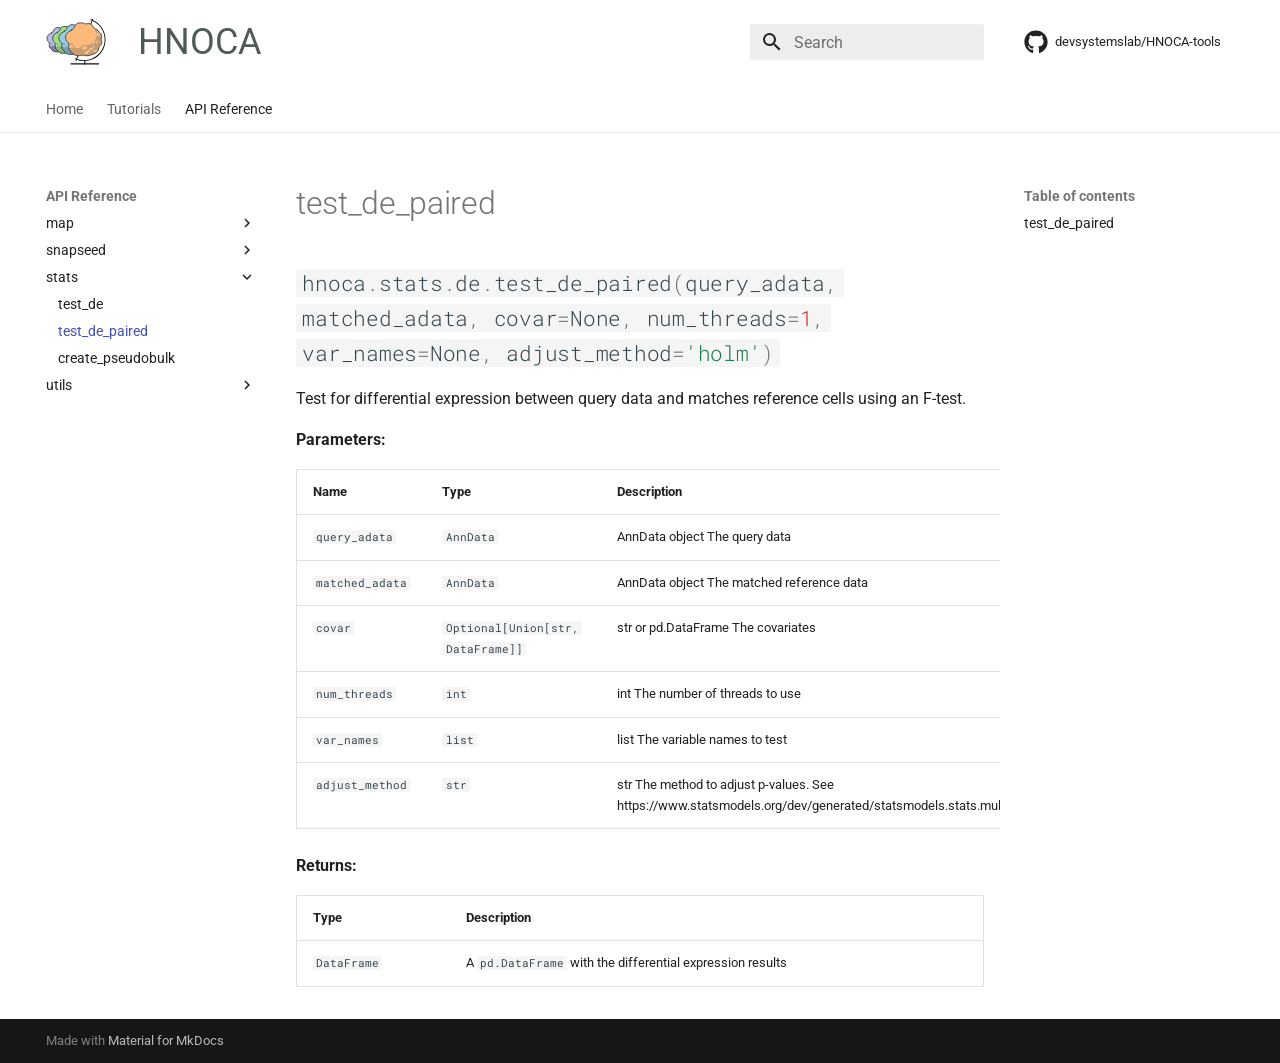
<file: api/stats/test_de_paired/index.html>
<!doctype html>
<html lang="en" class="no-js">
  <head>
    
      <meta charset="utf-8">
      <meta name="viewport" content="width=device-width,initial-scale=1">
      
      
      
      
        <link rel="prev" href="../test_de/">
      
      
        <link rel="next" href="../create_pseudobulk/">
      
      
      <link rel="icon" href="../../../assets/images/logo.png">
      <meta name="generator" content="mkdocs-1.6.0, mkdocs-material-9.5.27">
    
    
      
        <title>test_de_paired - HNOCA</title>
      
    
    
      <link rel="stylesheet" href="../../../assets/stylesheets/main.6543a935.min.css">
      
        
        <link rel="stylesheet" href="../../../assets/stylesheets/palette.06af60db.min.css">
      
      


    
    
      
    
    
      
        
        
        <link rel="preconnect" href="https://fonts.gstatic.com" crossorigin>
        <link rel="stylesheet" href="https://fonts.googleapis.com/css?family=Roboto:300,300i,400,400i,700,700i%7CRoboto+Mono:400,400i,700,700i&display=fallback">
        <style>:root{--md-text-font:"Roboto";--md-code-font:"Roboto Mono"}</style>
      
    
    
      <link rel="stylesheet" href="../../../assets/_mkdocstrings.css">
    
      <link rel="stylesheet" href="../../../stylesheets/extra.css">
    
      <link rel="stylesheet" href="../../../css/ansi-colours.css">
    
    <script>__md_scope=new URL("../../..",location),__md_hash=e=>[...e].reduce((e,_)=>(e<<5)-e+_.charCodeAt(0),0),__md_get=(e,_=localStorage,t=__md_scope)=>JSON.parse(_.getItem(t.pathname+"."+e)),__md_set=(e,_,t=localStorage,a=__md_scope)=>{try{t.setItem(a.pathname+"."+e,JSON.stringify(_))}catch(e){}}</script>
    
      

    
    
    
  </head>
  
  
    
    
    
    
    
    <body dir="ltr" data-md-color-scheme="default" data-md-color-primary="white" data-md-color-accent="orange">
  
    
    <input class="md-toggle" data-md-toggle="drawer" type="checkbox" id="__drawer" autocomplete="off">
    <input class="md-toggle" data-md-toggle="search" type="checkbox" id="__search" autocomplete="off">
    <label class="md-overlay" for="__drawer"></label>
    <div data-md-component="skip">
      
        
        <a href="#hnoca.stats.de.test_de_paired" class="md-skip">
          Skip to content
        </a>
      
    </div>
    <div data-md-component="announce">
      
    </div>
    
    
      

<header class="md-header" data-md-component="header">
  <nav class="md-header__inner md-grid" aria-label="Header">
    <a href="../../.." title="HNOCA" class="md-header__button md-logo" aria-label="HNOCA" data-md-component="logo">
      
  <img src="../../../assets/images/logo.svg" alt="logo">

    </a>
    <label class="md-header__button md-icon" for="__drawer">
      
      <svg xmlns="http://www.w3.org/2000/svg" viewBox="0 0 24 24"><path d="M3 6h18v2H3V6m0 5h18v2H3v-2m0 5h18v2H3v-2Z"/></svg>
    </label>
    <div class="md-header__title" data-md-component="header-title">
      <div class="md-header__ellipsis">
        <div class="md-header__topic">
          <span class="md-ellipsis">
            HNOCA
          </span>
        </div>
        <div class="md-header__topic" data-md-component="header-topic">
          <span class="md-ellipsis">
            
              test_de_paired
            
          </span>
        </div>
      </div>
    </div>
    
      
    
    
    
    
      <label class="md-header__button md-icon" for="__search">
        
        <svg xmlns="http://www.w3.org/2000/svg" viewBox="0 0 24 24"><path d="M9.5 3A6.5 6.5 0 0 1 16 9.5c0 1.61-.59 3.09-1.56 4.23l.27.27h.79l5 5-1.5 1.5-5-5v-.79l-.27-.27A6.516 6.516 0 0 1 9.5 16 6.5 6.5 0 0 1 3 9.5 6.5 6.5 0 0 1 9.5 3m0 2C7 5 5 7 5 9.5S7 14 9.5 14 14 12 14 9.5 12 5 9.5 5Z"/></svg>
      </label>
      <div class="md-search" data-md-component="search" role="dialog">
  <label class="md-search__overlay" for="__search"></label>
  <div class="md-search__inner" role="search">
    <form class="md-search__form" name="search">
      <input type="text" class="md-search__input" name="query" aria-label="Search" placeholder="Search" autocapitalize="off" autocorrect="off" autocomplete="off" spellcheck="false" data-md-component="search-query" required>
      <label class="md-search__icon md-icon" for="__search">
        
        <svg xmlns="http://www.w3.org/2000/svg" viewBox="0 0 24 24"><path d="M9.5 3A6.5 6.5 0 0 1 16 9.5c0 1.61-.59 3.09-1.56 4.23l.27.27h.79l5 5-1.5 1.5-5-5v-.79l-.27-.27A6.516 6.516 0 0 1 9.5 16 6.5 6.5 0 0 1 3 9.5 6.5 6.5 0 0 1 9.5 3m0 2C7 5 5 7 5 9.5S7 14 9.5 14 14 12 14 9.5 12 5 9.5 5Z"/></svg>
        
        <svg xmlns="http://www.w3.org/2000/svg" viewBox="0 0 24 24"><path d="M20 11v2H8l5.5 5.5-1.42 1.42L4.16 12l7.92-7.92L13.5 5.5 8 11h12Z"/></svg>
      </label>
      <nav class="md-search__options" aria-label="Search">
        
        <button type="reset" class="md-search__icon md-icon" title="Clear" aria-label="Clear" tabindex="-1">
          
          <svg xmlns="http://www.w3.org/2000/svg" viewBox="0 0 24 24"><path d="M19 6.41 17.59 5 12 10.59 6.41 5 5 6.41 10.59 12 5 17.59 6.41 19 12 13.41 17.59 19 19 17.59 13.41 12 19 6.41Z"/></svg>
        </button>
      </nav>
      
    </form>
    <div class="md-search__output">
      <div class="md-search__scrollwrap" tabindex="0" data-md-scrollfix>
        <div class="md-search-result" data-md-component="search-result">
          <div class="md-search-result__meta">
            Initializing search
          </div>
          <ol class="md-search-result__list" role="presentation"></ol>
        </div>
      </div>
    </div>
  </div>
</div>
    
    
      <div class="md-header__source">
        <a href="https://github.com/devsystemslab/HNOCA-tools" title="Go to repository" class="md-source" data-md-component="source">
  <div class="md-source__icon md-icon">
    
    <svg xmlns="http://www.w3.org/2000/svg" viewBox="0 0 496 512"><!--! Font Awesome Free 6.5.2 by @fontawesome - https://fontawesome.com License - https://fontawesome.com/license/free (Icons: CC BY 4.0, Fonts: SIL OFL 1.1, Code: MIT License) Copyright 2024 Fonticons, Inc.--><path d="M165.9 397.4c0 2-2.3 3.6-5.2 3.6-3.3.3-5.6-1.3-5.6-3.6 0-2 2.3-3.6 5.2-3.6 3-.3 5.6 1.3 5.6 3.6zm-31.1-4.5c-.7 2 1.3 4.3 4.3 4.9 2.6 1 5.6 0 6.2-2s-1.3-4.3-4.3-5.2c-2.6-.7-5.5.3-6.2 2.3zm44.2-1.7c-2.9.7-4.9 2.6-4.6 4.9.3 2 2.9 3.3 5.9 2.6 2.9-.7 4.9-2.6 4.6-4.6-.3-1.9-3-3.2-5.9-2.9zM244.8 8C106.1 8 0 113.3 0 252c0 110.9 69.8 205.8 169.5 239.2 12.8 2.3 17.3-5.6 17.3-12.1 0-6.2-.3-40.4-.3-61.4 0 0-70 15-84.7-29.8 0 0-11.4-29.1-27.8-36.6 0 0-22.9-15.7 1.6-15.4 0 0 24.9 2 38.6 25.8 21.9 38.6 58.6 27.5 72.9 20.9 2.3-16 8.8-27.1 16-33.7-55.9-6.2-112.3-14.3-112.3-110.5 0-27.5 7.6-41.3 23.6-58.9-2.6-6.5-11.1-33.3 2.6-67.9 20.9-6.5 69 27 69 27 20-5.6 41.5-8.5 62.8-8.5s42.8 2.9 62.8 8.5c0 0 48.1-33.6 69-27 13.7 34.7 5.2 61.4 2.6 67.9 16 17.7 25.8 31.5 25.8 58.9 0 96.5-58.9 104.2-114.8 110.5 9.2 7.9 17 22.9 17 46.4 0 33.7-.3 75.4-.3 83.6 0 6.5 4.6 14.4 17.3 12.1C428.2 457.8 496 362.9 496 252 496 113.3 383.5 8 244.8 8zM97.2 352.9c-1.3 1-1 3.3.7 5.2 1.6 1.6 3.9 2.3 5.2 1 1.3-1 1-3.3-.7-5.2-1.6-1.6-3.9-2.3-5.2-1zm-10.8-8.1c-.7 1.3.3 2.9 2.3 3.9 1.6 1 3.6.7 4.3-.7.7-1.3-.3-2.9-2.3-3.9-2-.6-3.6-.3-4.3.7zm32.4 35.6c-1.6 1.3-1 4.3 1.3 6.2 2.3 2.3 5.2 2.6 6.5 1 1.3-1.3.7-4.3-1.3-6.2-2.2-2.3-5.2-2.6-6.5-1zm-11.4-14.7c-1.6 1-1.6 3.6 0 5.9 1.6 2.3 4.3 3.3 5.6 2.3 1.6-1.3 1.6-3.9 0-6.2-1.4-2.3-4-3.3-5.6-2z"/></svg>
  </div>
  <div class="md-source__repository">
    devsystemslab/HNOCA-tools
  </div>
</a>
      </div>
    
  </nav>
  
</header>
    
    <div class="md-container" data-md-component="container">
      
      
        
          
            
<nav class="md-tabs" aria-label="Tabs" data-md-component="tabs">
  <div class="md-grid">
    <ul class="md-tabs__list">
      
        
  
  
  
    
    
      <li class="md-tabs__item">
        <a href="../../.." class="md-tabs__link">
          
  
  Home

        </a>
      </li>
    
  

      
        
  
  
  
    
    
      <li class="md-tabs__item">
        <a href="../../../vignettes/get_started/" class="md-tabs__link">
          
  
  Tutorials

        </a>
      </li>
    
  

      
        
  
  
    
  
  
    
    
      
  
  
    
  
  
    
    
      <li class="md-tabs__item md-tabs__item--active">
        <a href="../../map/AtlasMapper/" class="md-tabs__link">
          
  
  API Reference

        </a>
      </li>
    
  

    
  

      
    </ul>
  </div>
</nav>
          
        
      
      <main class="md-main" data-md-component="main">
        <div class="md-main__inner md-grid">
          
            
              
              <div class="md-sidebar md-sidebar--primary" data-md-component="sidebar" data-md-type="navigation" >
                <div class="md-sidebar__scrollwrap">
                  <div class="md-sidebar__inner">
                    


  


<nav class="md-nav md-nav--primary md-nav--lifted" aria-label="Navigation" data-md-level="0">
  <label class="md-nav__title" for="__drawer">
    <a href="../../.." title="HNOCA" class="md-nav__button md-logo" aria-label="HNOCA" data-md-component="logo">
      
  <img src="../../../assets/images/logo.svg" alt="logo">

    </a>
    HNOCA
  </label>
  
    <div class="md-nav__source">
      <a href="https://github.com/devsystemslab/HNOCA-tools" title="Go to repository" class="md-source" data-md-component="source">
  <div class="md-source__icon md-icon">
    
    <svg xmlns="http://www.w3.org/2000/svg" viewBox="0 0 496 512"><!--! Font Awesome Free 6.5.2 by @fontawesome - https://fontawesome.com License - https://fontawesome.com/license/free (Icons: CC BY 4.0, Fonts: SIL OFL 1.1, Code: MIT License) Copyright 2024 Fonticons, Inc.--><path d="M165.9 397.4c0 2-2.3 3.6-5.2 3.6-3.3.3-5.6-1.3-5.6-3.6 0-2 2.3-3.6 5.2-3.6 3-.3 5.6 1.3 5.6 3.6zm-31.1-4.5c-.7 2 1.3 4.3 4.3 4.9 2.6 1 5.6 0 6.2-2s-1.3-4.3-4.3-5.2c-2.6-.7-5.5.3-6.2 2.3zm44.2-1.7c-2.9.7-4.9 2.6-4.6 4.9.3 2 2.9 3.3 5.9 2.6 2.9-.7 4.9-2.6 4.6-4.6-.3-1.9-3-3.2-5.9-2.9zM244.8 8C106.1 8 0 113.3 0 252c0 110.9 69.8 205.8 169.5 239.2 12.8 2.3 17.3-5.6 17.3-12.1 0-6.2-.3-40.4-.3-61.4 0 0-70 15-84.7-29.8 0 0-11.4-29.1-27.8-36.6 0 0-22.9-15.7 1.6-15.4 0 0 24.9 2 38.6 25.8 21.9 38.6 58.6 27.5 72.9 20.9 2.3-16 8.8-27.1 16-33.7-55.9-6.2-112.3-14.3-112.3-110.5 0-27.5 7.6-41.3 23.6-58.9-2.6-6.5-11.1-33.3 2.6-67.9 20.9-6.5 69 27 69 27 20-5.6 41.5-8.5 62.8-8.5s42.8 2.9 62.8 8.5c0 0 48.1-33.6 69-27 13.7 34.7 5.2 61.4 2.6 67.9 16 17.7 25.8 31.5 25.8 58.9 0 96.5-58.9 104.2-114.8 110.5 9.2 7.9 17 22.9 17 46.4 0 33.7-.3 75.4-.3 83.6 0 6.5 4.6 14.4 17.3 12.1C428.2 457.8 496 362.9 496 252 496 113.3 383.5 8 244.8 8zM97.2 352.9c-1.3 1-1 3.3.7 5.2 1.6 1.6 3.9 2.3 5.2 1 1.3-1 1-3.3-.7-5.2-1.6-1.6-3.9-2.3-5.2-1zm-10.8-8.1c-.7 1.3.3 2.9 2.3 3.9 1.6 1 3.6.7 4.3-.7.7-1.3-.3-2.9-2.3-3.9-2-.6-3.6-.3-4.3.7zm32.4 35.6c-1.6 1.3-1 4.3 1.3 6.2 2.3 2.3 5.2 2.6 6.5 1 1.3-1.3.7-4.3-1.3-6.2-2.2-2.3-5.2-2.6-6.5-1zm-11.4-14.7c-1.6 1-1.6 3.6 0 5.9 1.6 2.3 4.3 3.3 5.6 2.3 1.6-1.3 1.6-3.9 0-6.2-1.4-2.3-4-3.3-5.6-2z"/></svg>
  </div>
  <div class="md-source__repository">
    devsystemslab/HNOCA-tools
  </div>
</a>
    </div>
  
  <ul class="md-nav__list" data-md-scrollfix>
    
      
      
  
  
  
  
    
    
    
      
      
    
    
    <li class="md-nav__item md-nav__item--nested">
      
        
        
        <input class="md-nav__toggle md-toggle " type="checkbox" id="__nav_1" >
        
          
          <label class="md-nav__link" for="__nav_1" id="__nav_1_label" tabindex="0">
            
  
  <span class="md-ellipsis">
    Home
  </span>
  

            <span class="md-nav__icon md-icon"></span>
          </label>
        
        <nav class="md-nav" data-md-level="1" aria-labelledby="__nav_1_label" aria-expanded="false">
          <label class="md-nav__title" for="__nav_1">
            <span class="md-nav__icon md-icon"></span>
            Home
          </label>
          <ul class="md-nav__list" data-md-scrollfix>
            
              
                
  
  
  
  
    <li class="md-nav__item">
      <a href="../../.." class="md-nav__link">
        
  
  <span class="md-ellipsis">
    About
  </span>
  

      </a>
    </li>
  

              
            
              
                
  
  
  
  
    <li class="md-nav__item">
      <a href="../../../quickstart/" class="md-nav__link">
        
  
  <span class="md-ellipsis">
    HNOCA-tools
  </span>
  

      </a>
    </li>
  

              
            
              
                
  
  
  
  
    <li class="md-nav__item">
      <a href="../../../archmap/" class="md-nav__link">
        
  
  <span class="md-ellipsis">
    ArchMap
  </span>
  

      </a>
    </li>
  

              
            
          </ul>
        </nav>
      
    </li>
  

    
      
      
  
  
  
  
    
    
    
      
      
    
    
    <li class="md-nav__item md-nav__item--nested">
      
        
        
        <input class="md-nav__toggle md-toggle " type="checkbox" id="__nav_2" >
        
          
          <label class="md-nav__link" for="__nav_2" id="__nav_2_label" tabindex="0">
            
  
  <span class="md-ellipsis">
    Tutorials
  </span>
  

            <span class="md-nav__icon md-icon"></span>
          </label>
        
        <nav class="md-nav" data-md-level="1" aria-labelledby="__nav_2_label" aria-expanded="false">
          <label class="md-nav__title" for="__nav_2">
            <span class="md-nav__icon md-icon"></span>
            Tutorials
          </label>
          <ul class="md-nav__list" data-md-scrollfix>
            
              
                
  
  
  
  
    <li class="md-nav__item">
      <a href="../../../vignettes/get_started/" class="md-nav__link">
        
  
  <span class="md-ellipsis">
    Get started
  </span>
  

      </a>
    </li>
  

              
            
              
                
  
  
  
  
    <li class="md-nav__item">
      <a href="../../../vignettes/exploration/" class="md-nav__link">
        
  
  <span class="md-ellipsis">
    HNOCA exploration and mapping
  </span>
  

      </a>
    </li>
  

              
            
              
                
  
  
  
  
    <li class="md-nav__item">
      <a href="../../../vignettes/annotation/" class="md-nav__link">
        
  
  <span class="md-ellipsis">
    Annotation
  </span>
  

      </a>
    </li>
  

              
            
              
                
  
  
  
  
    <li class="md-nav__item">
      <a href="../../../vignettes/atlas_mapping/" class="md-nav__link">
        
  
  <span class="md-ellipsis">
    Mapping to the HNOCA
  </span>
  

      </a>
    </li>
  

              
            
              
                
  
  
  
  
    <li class="md-nav__item">
      <a href="../../../vignettes/reference_mapping/" class="md-nav__link">
        
  
  <span class="md-ellipsis">
    Primary reference mapping
  </span>
  

      </a>
    </li>
  

              
            
          </ul>
        </nav>
      
    </li>
  

    
      
      
  
  
    
  
  
  
    
    
    
      
        
        
      
      
    
    
    <li class="md-nav__item md-nav__item--active md-nav__item--section md-nav__item--nested">
      
        
        
        <input class="md-nav__toggle md-toggle " type="checkbox" id="__nav_3" checked>
        
          
          <label class="md-nav__link" for="__nav_3" id="__nav_3_label" tabindex="">
            
  
  <span class="md-ellipsis">
    API Reference
  </span>
  

            <span class="md-nav__icon md-icon"></span>
          </label>
        
        <nav class="md-nav" data-md-level="1" aria-labelledby="__nav_3_label" aria-expanded="true">
          <label class="md-nav__title" for="__nav_3">
            <span class="md-nav__icon md-icon"></span>
            API Reference
          </label>
          <ul class="md-nav__list" data-md-scrollfix>
            
              
                
  
  
  
  
    
    
    
      
      
    
    
    <li class="md-nav__item md-nav__item--nested">
      
        
        
        <input class="md-nav__toggle md-toggle " type="checkbox" id="__nav_3_1" >
        
          
          <label class="md-nav__link" for="__nav_3_1" id="__nav_3_1_label" tabindex="0">
            
  
  <span class="md-ellipsis">
    map
  </span>
  

            <span class="md-nav__icon md-icon"></span>
          </label>
        
        <nav class="md-nav" data-md-level="2" aria-labelledby="__nav_3_1_label" aria-expanded="false">
          <label class="md-nav__title" for="__nav_3_1">
            <span class="md-nav__icon md-icon"></span>
            map
          </label>
          <ul class="md-nav__list" data-md-scrollfix>
            
              
                
  
  
  
  
    <li class="md-nav__item">
      <a href="../../map/AtlasMapper/" class="md-nav__link">
        
  
  <span class="md-ellipsis">
    AtlasMapper
  </span>
  

      </a>
    </li>
  

              
            
          </ul>
        </nav>
      
    </li>
  

              
            
              
                
  
  
  
  
    
    
    
      
      
    
    
    <li class="md-nav__item md-nav__item--nested">
      
        
        
        <input class="md-nav__toggle md-toggle " type="checkbox" id="__nav_3_2" >
        
          
          <label class="md-nav__link" for="__nav_3_2" id="__nav_3_2_label" tabindex="0">
            
  
  <span class="md-ellipsis">
    snapseed
  </span>
  

            <span class="md-nav__icon md-icon"></span>
          </label>
        
        <nav class="md-nav" data-md-level="2" aria-labelledby="__nav_3_2_label" aria-expanded="false">
          <label class="md-nav__title" for="__nav_3_2">
            <span class="md-nav__icon md-icon"></span>
            snapseed
          </label>
          <ul class="md-nav__list" data-md-scrollfix>
            
              
                
  
  
  
  
    <li class="md-nav__item">
      <a href="../../snapseed/annotate/" class="md-nav__link">
        
  
  <span class="md-ellipsis">
    annotate
  </span>
  

      </a>
    </li>
  

              
            
              
                
  
  
  
  
    <li class="md-nav__item">
      <a href="../../snapseed/annotate_hierarchy/" class="md-nav__link">
        
  
  <span class="md-ellipsis">
    annotate_hierarchy
  </span>
  

      </a>
    </li>
  

              
            
              
                
  
  
  
  
    <li class="md-nav__item">
      <a href="../../snapseed/find_markers/" class="md-nav__link">
        
  
  <span class="md-ellipsis">
    find_markers
  </span>
  

      </a>
    </li>
  

              
            
          </ul>
        </nav>
      
    </li>
  

              
            
              
                
  
  
    
  
  
  
    
    
    
      
      
    
    
    <li class="md-nav__item md-nav__item--active md-nav__item--nested">
      
        
        
        <input class="md-nav__toggle md-toggle " type="checkbox" id="__nav_3_3" checked>
        
          
          <label class="md-nav__link" for="__nav_3_3" id="__nav_3_3_label" tabindex="0">
            
  
  <span class="md-ellipsis">
    stats
  </span>
  

            <span class="md-nav__icon md-icon"></span>
          </label>
        
        <nav class="md-nav" data-md-level="2" aria-labelledby="__nav_3_3_label" aria-expanded="true">
          <label class="md-nav__title" for="__nav_3_3">
            <span class="md-nav__icon md-icon"></span>
            stats
          </label>
          <ul class="md-nav__list" data-md-scrollfix>
            
              
                
  
  
  
  
    <li class="md-nav__item">
      <a href="../test_de/" class="md-nav__link">
        
  
  <span class="md-ellipsis">
    test_de
  </span>
  

      </a>
    </li>
  

              
            
              
                
  
  
    
  
  
  
    <li class="md-nav__item md-nav__item--active">
      
      <input class="md-nav__toggle md-toggle" type="checkbox" id="__toc">
      
      
      
        <label class="md-nav__link md-nav__link--active" for="__toc">
          
  
  <span class="md-ellipsis">
    test_de_paired
  </span>
  

          <span class="md-nav__icon md-icon"></span>
        </label>
      
      <a href="./" class="md-nav__link md-nav__link--active">
        
  
  <span class="md-ellipsis">
    test_de_paired
  </span>
  

      </a>
      
        

<nav class="md-nav md-nav--secondary" aria-label="Table of contents">
  
  
  
  
    <label class="md-nav__title" for="__toc">
      <span class="md-nav__icon md-icon"></span>
      Table of contents
    </label>
    <ul class="md-nav__list" data-md-component="toc" data-md-scrollfix>
      
        <li class="md-nav__item">
  <a href="#hnoca.stats.de.test_de_paired" class="md-nav__link">
    <span class="md-ellipsis">
      test_de_paired
    </span>
  </a>
  
</li>
      
    </ul>
  
</nav>
      
    </li>
  

              
            
              
                
  
  
  
  
    <li class="md-nav__item">
      <a href="../create_pseudobulk/" class="md-nav__link">
        
  
  <span class="md-ellipsis">
    create_pseudobulk
  </span>
  

      </a>
    </li>
  

              
            
          </ul>
        </nav>
      
    </li>
  

              
            
              
                
  
  
  
  
    
    
    
      
      
    
    
    <li class="md-nav__item md-nav__item--nested">
      
        
        
        <input class="md-nav__toggle md-toggle " type="checkbox" id="__nav_3_4" >
        
          
          <label class="md-nav__link" for="__nav_3_4" id="__nav_3_4_label" tabindex="0">
            
  
  <span class="md-ellipsis">
    utils
  </span>
  

            <span class="md-nav__icon md-icon"></span>
          </label>
        
        <nav class="md-nav" data-md-level="2" aria-labelledby="__nav_3_4_label" aria-expanded="false">
          <label class="md-nav__title" for="__nav_3_4">
            <span class="md-nav__icon md-icon"></span>
            utils
          </label>
          <ul class="md-nav__list" data-md-scrollfix>
            
              
                
  
  
  
  
    <li class="md-nav__item">
      <a href="../../utils/compute_glycolysis_score/" class="md-nav__link">
        
  
  <span class="md-ellipsis">
    compute_glycolysis_score
  </span>
  

      </a>
    </li>
  

              
            
          </ul>
        </nav>
      
    </li>
  

              
            
          </ul>
        </nav>
      
    </li>
  

    
  </ul>
</nav>
                  </div>
                </div>
              </div>
            
            
              
              <div class="md-sidebar md-sidebar--secondary" data-md-component="sidebar" data-md-type="toc" >
                <div class="md-sidebar__scrollwrap">
                  <div class="md-sidebar__inner">
                    

<nav class="md-nav md-nav--secondary" aria-label="Table of contents">
  
  
  
  
    <label class="md-nav__title" for="__toc">
      <span class="md-nav__icon md-icon"></span>
      Table of contents
    </label>
    <ul class="md-nav__list" data-md-component="toc" data-md-scrollfix>
      
        <li class="md-nav__item">
  <a href="#hnoca.stats.de.test_de_paired" class="md-nav__link">
    <span class="md-ellipsis">
      test_de_paired
    </span>
  </a>
  
</li>
      
    </ul>
  
</nav>
                  </div>
                </div>
              </div>
            
          
          
            <div class="md-content" data-md-component="content">
              <article class="md-content__inner md-typeset">
                
                  

  
  


  <h1>test_de_paired</h1>

<div class="doc doc-object doc-function">


<h2 id="hnoca.stats.de.test_de_paired" class="doc doc-heading">
            <code class="highlight language-python"><span class="n">hnoca</span><span class="o">.</span><span class="n">stats</span><span class="o">.</span><span class="n">de</span><span class="o">.</span><span class="n">test_de_paired</span><span class="p">(</span><span class="n">query_adata</span><span class="p">,</span> <span class="n">matched_adata</span><span class="p">,</span> <span class="n">covar</span><span class="o">=</span><span class="kc">None</span><span class="p">,</span> <span class="n">num_threads</span><span class="o">=</span><span class="mi">1</span><span class="p">,</span> <span class="n">var_names</span><span class="o">=</span><span class="kc">None</span><span class="p">,</span> <span class="n">adjust_method</span><span class="o">=</span><span class="s1">&#39;holm&#39;</span><span class="p">)</span></code>

</h2>


    <div class="doc doc-contents first">

      <p>Test for differential expression between query data and matches reference cells using an F-test.</p>


<p><span class="doc-section-title">Parameters:</span></p>
    <table>
      <thead>
        <tr>
          <th>Name</th>
          <th>Type</th>
          <th>Description</th>
          <th>Default</th>
        </tr>
      </thead>
      <tbody>
          <tr class="doc-section-item">
            <td><code>query_adata</code></td>
            <td>
                  <code><span title="anndata.AnnData">AnnData</span></code>
            </td>
            <td>
              <div class="doc-md-description">
                <p>AnnData object
The query data</p>
              </div>
            </td>
            <td>
                <em>required</em>
            </td>
          </tr>
          <tr class="doc-section-item">
            <td><code>matched_adata</code></td>
            <td>
                  <code><span title="anndata.AnnData">AnnData</span></code>
            </td>
            <td>
              <div class="doc-md-description">
                <p>AnnData object
The matched reference data</p>
              </div>
            </td>
            <td>
                <em>required</em>
            </td>
          </tr>
          <tr class="doc-section-item">
            <td><code>covar</code></td>
            <td>
                  <code><span title="typing.Optional">Optional</span>[<span title="typing.Union">Union</span>[str, <span title="pandas.DataFrame">DataFrame</span>]]</code>
            </td>
            <td>
              <div class="doc-md-description">
                <p>str or pd.DataFrame
The covariates</p>
              </div>
            </td>
            <td>
                  <code>None</code>
            </td>
          </tr>
          <tr class="doc-section-item">
            <td><code>num_threads</code></td>
            <td>
                  <code>int</code>
            </td>
            <td>
              <div class="doc-md-description">
                <p>int
The number of threads to use</p>
              </div>
            </td>
            <td>
                  <code>1</code>
            </td>
          </tr>
          <tr class="doc-section-item">
            <td><code>var_names</code></td>
            <td>
                  <code>list</code>
            </td>
            <td>
              <div class="doc-md-description">
                <p>list
The variable names to test</p>
              </div>
            </td>
            <td>
                  <code>None</code>
            </td>
          </tr>
          <tr class="doc-section-item">
            <td><code>adjust_method</code></td>
            <td>
                  <code>str</code>
            </td>
            <td>
              <div class="doc-md-description">
                <p>str
The method to adjust p-values. See https://www.statsmodels.org/dev/generated/statsmodels.stats.multitest.multipletests.html</p>
              </div>
            </td>
            <td>
                  <code>&#39;holm&#39;</code>
            </td>
          </tr>
      </tbody>
    </table>


    <p><span class="doc-section-title">Returns:</span></p>
    <table>
      <thead>
        <tr>
          <th>Type</th>
          <th>Description</th>
        </tr>
      </thead>
      <tbody>
          <tr class="doc-section-item">
            <td>
                  <code><span title="pandas.DataFrame">DataFrame</span></code>
            </td>
            <td>
              <div class="doc-md-description">
                <p>A <code>pd.DataFrame</code> with the differential expression results</p>
              </div>
            </td>
          </tr>
      </tbody>
    </table>

    </div>

</div>












                
              </article>
            </div>
          
          
<script>var target=document.getElementById(location.hash.slice(1));target&&target.name&&(target.checked=target.name.startsWith("__tabbed_"))</script>
        </div>
        
      </main>
      
        <footer class="md-footer">
  
  <div class="md-footer-meta md-typeset">
    <div class="md-footer-meta__inner md-grid">
      <div class="md-copyright">
  
  
    Made with
    <a href="https://squidfunk.github.io/mkdocs-material/" target="_blank" rel="noopener">
      Material for MkDocs
    </a>
  
</div>
      
    </div>
  </div>
</footer>
      
    </div>
    <div class="md-dialog" data-md-component="dialog">
      <div class="md-dialog__inner md-typeset"></div>
    </div>
    
    
    <script id="__config" type="application/json">{"base": "../../..", "features": ["navigation.tabs"], "search": "../../../assets/javascripts/workers/search.b8dbb3d2.min.js", "translations": {"clipboard.copied": "Copied to clipboard", "clipboard.copy": "Copy to clipboard", "search.result.more.one": "1 more on this page", "search.result.more.other": "# more on this page", "search.result.none": "No matching documents", "search.result.one": "1 matching document", "search.result.other": "# matching documents", "search.result.placeholder": "Type to start searching", "search.result.term.missing": "Missing", "select.version": "Select version"}}</script>
    
    
      <script src="../../../assets/javascripts/bundle.ad660dcc.min.js"></script>
      
    
  </body>
</html>
</file>
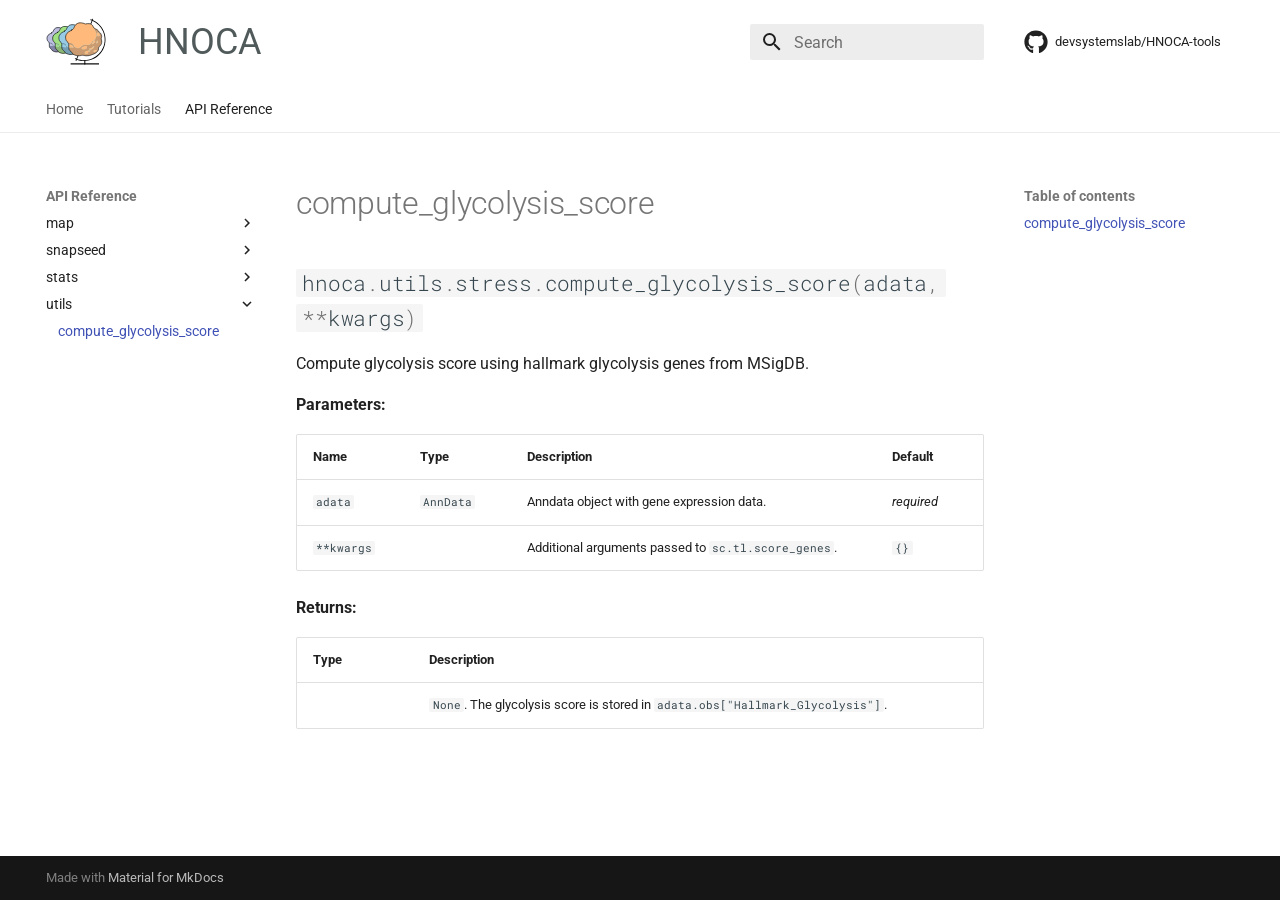
<file: api/utils/compute_glycolysis_score/index.html>
<!doctype html>
<html lang="en" class="no-js">
  <head>
    
      <meta charset="utf-8">
      <meta name="viewport" content="width=device-width,initial-scale=1">
      
      
      
      
        <link rel="prev" href="../../stats/create_pseudobulk/">
      
      
      
      <link rel="icon" href="../../../assets/images/logo.png">
      <meta name="generator" content="mkdocs-1.6.0, mkdocs-material-9.5.27">
    
    
      
        <title>compute_glycolysis_score - HNOCA</title>
      
    
    
      <link rel="stylesheet" href="../../../assets/stylesheets/main.6543a935.min.css">
      
        
        <link rel="stylesheet" href="../../../assets/stylesheets/palette.06af60db.min.css">
      
      


    
    
      
    
    
      
        
        
        <link rel="preconnect" href="https://fonts.gstatic.com" crossorigin>
        <link rel="stylesheet" href="https://fonts.googleapis.com/css?family=Roboto:300,300i,400,400i,700,700i%7CRoboto+Mono:400,400i,700,700i&display=fallback">
        <style>:root{--md-text-font:"Roboto";--md-code-font:"Roboto Mono"}</style>
      
    
    
      <link rel="stylesheet" href="../../../assets/_mkdocstrings.css">
    
      <link rel="stylesheet" href="../../../stylesheets/extra.css">
    
      <link rel="stylesheet" href="../../../css/ansi-colours.css">
    
    <script>__md_scope=new URL("../../..",location),__md_hash=e=>[...e].reduce((e,_)=>(e<<5)-e+_.charCodeAt(0),0),__md_get=(e,_=localStorage,t=__md_scope)=>JSON.parse(_.getItem(t.pathname+"."+e)),__md_set=(e,_,t=localStorage,a=__md_scope)=>{try{t.setItem(a.pathname+"."+e,JSON.stringify(_))}catch(e){}}</script>
    
      

    
    
    
  </head>
  
  
    
    
    
    
    
    <body dir="ltr" data-md-color-scheme="default" data-md-color-primary="white" data-md-color-accent="orange">
  
    
    <input class="md-toggle" data-md-toggle="drawer" type="checkbox" id="__drawer" autocomplete="off">
    <input class="md-toggle" data-md-toggle="search" type="checkbox" id="__search" autocomplete="off">
    <label class="md-overlay" for="__drawer"></label>
    <div data-md-component="skip">
      
        
        <a href="#hnoca.utils.stress.compute_glycolysis_score" class="md-skip">
          Skip to content
        </a>
      
    </div>
    <div data-md-component="announce">
      
    </div>
    
    
      

<header class="md-header" data-md-component="header">
  <nav class="md-header__inner md-grid" aria-label="Header">
    <a href="../../.." title="HNOCA" class="md-header__button md-logo" aria-label="HNOCA" data-md-component="logo">
      
  <img src="../../../assets/images/logo.svg" alt="logo">

    </a>
    <label class="md-header__button md-icon" for="__drawer">
      
      <svg xmlns="http://www.w3.org/2000/svg" viewBox="0 0 24 24"><path d="M3 6h18v2H3V6m0 5h18v2H3v-2m0 5h18v2H3v-2Z"/></svg>
    </label>
    <div class="md-header__title" data-md-component="header-title">
      <div class="md-header__ellipsis">
        <div class="md-header__topic">
          <span class="md-ellipsis">
            HNOCA
          </span>
        </div>
        <div class="md-header__topic" data-md-component="header-topic">
          <span class="md-ellipsis">
            
              compute_glycolysis_score
            
          </span>
        </div>
      </div>
    </div>
    
      
    
    
    
    
      <label class="md-header__button md-icon" for="__search">
        
        <svg xmlns="http://www.w3.org/2000/svg" viewBox="0 0 24 24"><path d="M9.5 3A6.5 6.5 0 0 1 16 9.5c0 1.61-.59 3.09-1.56 4.23l.27.27h.79l5 5-1.5 1.5-5-5v-.79l-.27-.27A6.516 6.516 0 0 1 9.5 16 6.5 6.5 0 0 1 3 9.5 6.5 6.5 0 0 1 9.5 3m0 2C7 5 5 7 5 9.5S7 14 9.5 14 14 12 14 9.5 12 5 9.5 5Z"/></svg>
      </label>
      <div class="md-search" data-md-component="search" role="dialog">
  <label class="md-search__overlay" for="__search"></label>
  <div class="md-search__inner" role="search">
    <form class="md-search__form" name="search">
      <input type="text" class="md-search__input" name="query" aria-label="Search" placeholder="Search" autocapitalize="off" autocorrect="off" autocomplete="off" spellcheck="false" data-md-component="search-query" required>
      <label class="md-search__icon md-icon" for="__search">
        
        <svg xmlns="http://www.w3.org/2000/svg" viewBox="0 0 24 24"><path d="M9.5 3A6.5 6.5 0 0 1 16 9.5c0 1.61-.59 3.09-1.56 4.23l.27.27h.79l5 5-1.5 1.5-5-5v-.79l-.27-.27A6.516 6.516 0 0 1 9.5 16 6.5 6.5 0 0 1 3 9.5 6.5 6.5 0 0 1 9.5 3m0 2C7 5 5 7 5 9.5S7 14 9.5 14 14 12 14 9.5 12 5 9.5 5Z"/></svg>
        
        <svg xmlns="http://www.w3.org/2000/svg" viewBox="0 0 24 24"><path d="M20 11v2H8l5.5 5.5-1.42 1.42L4.16 12l7.92-7.92L13.5 5.5 8 11h12Z"/></svg>
      </label>
      <nav class="md-search__options" aria-label="Search">
        
        <button type="reset" class="md-search__icon md-icon" title="Clear" aria-label="Clear" tabindex="-1">
          
          <svg xmlns="http://www.w3.org/2000/svg" viewBox="0 0 24 24"><path d="M19 6.41 17.59 5 12 10.59 6.41 5 5 6.41 10.59 12 5 17.59 6.41 19 12 13.41 17.59 19 19 17.59 13.41 12 19 6.41Z"/></svg>
        </button>
      </nav>
      
    </form>
    <div class="md-search__output">
      <div class="md-search__scrollwrap" tabindex="0" data-md-scrollfix>
        <div class="md-search-result" data-md-component="search-result">
          <div class="md-search-result__meta">
            Initializing search
          </div>
          <ol class="md-search-result__list" role="presentation"></ol>
        </div>
      </div>
    </div>
  </div>
</div>
    
    
      <div class="md-header__source">
        <a href="https://github.com/devsystemslab/HNOCA-tools" title="Go to repository" class="md-source" data-md-component="source">
  <div class="md-source__icon md-icon">
    
    <svg xmlns="http://www.w3.org/2000/svg" viewBox="0 0 496 512"><!--! Font Awesome Free 6.5.2 by @fontawesome - https://fontawesome.com License - https://fontawesome.com/license/free (Icons: CC BY 4.0, Fonts: SIL OFL 1.1, Code: MIT License) Copyright 2024 Fonticons, Inc.--><path d="M165.9 397.4c0 2-2.3 3.6-5.2 3.6-3.3.3-5.6-1.3-5.6-3.6 0-2 2.3-3.6 5.2-3.6 3-.3 5.6 1.3 5.6 3.6zm-31.1-4.5c-.7 2 1.3 4.3 4.3 4.9 2.6 1 5.6 0 6.2-2s-1.3-4.3-4.3-5.2c-2.6-.7-5.5.3-6.2 2.3zm44.2-1.7c-2.9.7-4.9 2.6-4.6 4.9.3 2 2.9 3.3 5.9 2.6 2.9-.7 4.9-2.6 4.6-4.6-.3-1.9-3-3.2-5.9-2.9zM244.8 8C106.1 8 0 113.3 0 252c0 110.9 69.8 205.8 169.5 239.2 12.8 2.3 17.3-5.6 17.3-12.1 0-6.2-.3-40.4-.3-61.4 0 0-70 15-84.7-29.8 0 0-11.4-29.1-27.8-36.6 0 0-22.9-15.7 1.6-15.4 0 0 24.9 2 38.6 25.8 21.9 38.6 58.6 27.5 72.9 20.9 2.3-16 8.8-27.1 16-33.7-55.9-6.2-112.3-14.3-112.3-110.5 0-27.5 7.6-41.3 23.6-58.9-2.6-6.5-11.1-33.3 2.6-67.9 20.9-6.5 69 27 69 27 20-5.6 41.5-8.5 62.8-8.5s42.8 2.9 62.8 8.5c0 0 48.1-33.6 69-27 13.7 34.7 5.2 61.4 2.6 67.9 16 17.7 25.8 31.5 25.8 58.9 0 96.5-58.9 104.2-114.8 110.5 9.2 7.9 17 22.9 17 46.4 0 33.7-.3 75.4-.3 83.6 0 6.5 4.6 14.4 17.3 12.1C428.2 457.8 496 362.9 496 252 496 113.3 383.5 8 244.8 8zM97.2 352.9c-1.3 1-1 3.3.7 5.2 1.6 1.6 3.9 2.3 5.2 1 1.3-1 1-3.3-.7-5.2-1.6-1.6-3.9-2.3-5.2-1zm-10.8-8.1c-.7 1.3.3 2.9 2.3 3.9 1.6 1 3.6.7 4.3-.7.7-1.3-.3-2.9-2.3-3.9-2-.6-3.6-.3-4.3.7zm32.4 35.6c-1.6 1.3-1 4.3 1.3 6.2 2.3 2.3 5.2 2.6 6.5 1 1.3-1.3.7-4.3-1.3-6.2-2.2-2.3-5.2-2.6-6.5-1zm-11.4-14.7c-1.6 1-1.6 3.6 0 5.9 1.6 2.3 4.3 3.3 5.6 2.3 1.6-1.3 1.6-3.9 0-6.2-1.4-2.3-4-3.3-5.6-2z"/></svg>
  </div>
  <div class="md-source__repository">
    devsystemslab/HNOCA-tools
  </div>
</a>
      </div>
    
  </nav>
  
</header>
    
    <div class="md-container" data-md-component="container">
      
      
        
          
            
<nav class="md-tabs" aria-label="Tabs" data-md-component="tabs">
  <div class="md-grid">
    <ul class="md-tabs__list">
      
        
  
  
  
    
    
      <li class="md-tabs__item">
        <a href="../../.." class="md-tabs__link">
          
  
  Home

        </a>
      </li>
    
  

      
        
  
  
  
    
    
      <li class="md-tabs__item">
        <a href="../../../vignettes/get_started/" class="md-tabs__link">
          
  
  Tutorials

        </a>
      </li>
    
  

      
        
  
  
    
  
  
    
    
      
  
  
    
  
  
    
    
      <li class="md-tabs__item md-tabs__item--active">
        <a href="../../map/AtlasMapper/" class="md-tabs__link">
          
  
  API Reference

        </a>
      </li>
    
  

    
  

      
    </ul>
  </div>
</nav>
          
        
      
      <main class="md-main" data-md-component="main">
        <div class="md-main__inner md-grid">
          
            
              
              <div class="md-sidebar md-sidebar--primary" data-md-component="sidebar" data-md-type="navigation" >
                <div class="md-sidebar__scrollwrap">
                  <div class="md-sidebar__inner">
                    


  


<nav class="md-nav md-nav--primary md-nav--lifted" aria-label="Navigation" data-md-level="0">
  <label class="md-nav__title" for="__drawer">
    <a href="../../.." title="HNOCA" class="md-nav__button md-logo" aria-label="HNOCA" data-md-component="logo">
      
  <img src="../../../assets/images/logo.svg" alt="logo">

    </a>
    HNOCA
  </label>
  
    <div class="md-nav__source">
      <a href="https://github.com/devsystemslab/HNOCA-tools" title="Go to repository" class="md-source" data-md-component="source">
  <div class="md-source__icon md-icon">
    
    <svg xmlns="http://www.w3.org/2000/svg" viewBox="0 0 496 512"><!--! Font Awesome Free 6.5.2 by @fontawesome - https://fontawesome.com License - https://fontawesome.com/license/free (Icons: CC BY 4.0, Fonts: SIL OFL 1.1, Code: MIT License) Copyright 2024 Fonticons, Inc.--><path d="M165.9 397.4c0 2-2.3 3.6-5.2 3.6-3.3.3-5.6-1.3-5.6-3.6 0-2 2.3-3.6 5.2-3.6 3-.3 5.6 1.3 5.6 3.6zm-31.1-4.5c-.7 2 1.3 4.3 4.3 4.9 2.6 1 5.6 0 6.2-2s-1.3-4.3-4.3-5.2c-2.6-.7-5.5.3-6.2 2.3zm44.2-1.7c-2.9.7-4.9 2.6-4.6 4.9.3 2 2.9 3.3 5.9 2.6 2.9-.7 4.9-2.6 4.6-4.6-.3-1.9-3-3.2-5.9-2.9zM244.8 8C106.1 8 0 113.3 0 252c0 110.9 69.8 205.8 169.5 239.2 12.8 2.3 17.3-5.6 17.3-12.1 0-6.2-.3-40.4-.3-61.4 0 0-70 15-84.7-29.8 0 0-11.4-29.1-27.8-36.6 0 0-22.9-15.7 1.6-15.4 0 0 24.9 2 38.6 25.8 21.9 38.6 58.6 27.5 72.9 20.9 2.3-16 8.8-27.1 16-33.7-55.9-6.2-112.3-14.3-112.3-110.5 0-27.5 7.6-41.3 23.6-58.9-2.6-6.5-11.1-33.3 2.6-67.9 20.9-6.5 69 27 69 27 20-5.6 41.5-8.5 62.8-8.5s42.8 2.9 62.8 8.5c0 0 48.1-33.6 69-27 13.7 34.7 5.2 61.4 2.6 67.9 16 17.7 25.8 31.5 25.8 58.9 0 96.5-58.9 104.2-114.8 110.5 9.2 7.9 17 22.9 17 46.4 0 33.7-.3 75.4-.3 83.6 0 6.5 4.6 14.4 17.3 12.1C428.2 457.8 496 362.9 496 252 496 113.3 383.5 8 244.8 8zM97.2 352.9c-1.3 1-1 3.3.7 5.2 1.6 1.6 3.9 2.3 5.2 1 1.3-1 1-3.3-.7-5.2-1.6-1.6-3.9-2.3-5.2-1zm-10.8-8.1c-.7 1.3.3 2.9 2.3 3.9 1.6 1 3.6.7 4.3-.7.7-1.3-.3-2.9-2.3-3.9-2-.6-3.6-.3-4.3.7zm32.4 35.6c-1.6 1.3-1 4.3 1.3 6.2 2.3 2.3 5.2 2.6 6.5 1 1.3-1.3.7-4.3-1.3-6.2-2.2-2.3-5.2-2.6-6.5-1zm-11.4-14.7c-1.6 1-1.6 3.6 0 5.9 1.6 2.3 4.3 3.3 5.6 2.3 1.6-1.3 1.6-3.9 0-6.2-1.4-2.3-4-3.3-5.6-2z"/></svg>
  </div>
  <div class="md-source__repository">
    devsystemslab/HNOCA-tools
  </div>
</a>
    </div>
  
  <ul class="md-nav__list" data-md-scrollfix>
    
      
      
  
  
  
  
    
    
    
      
      
    
    
    <li class="md-nav__item md-nav__item--nested">
      
        
        
        <input class="md-nav__toggle md-toggle " type="checkbox" id="__nav_1" >
        
          
          <label class="md-nav__link" for="__nav_1" id="__nav_1_label" tabindex="0">
            
  
  <span class="md-ellipsis">
    Home
  </span>
  

            <span class="md-nav__icon md-icon"></span>
          </label>
        
        <nav class="md-nav" data-md-level="1" aria-labelledby="__nav_1_label" aria-expanded="false">
          <label class="md-nav__title" for="__nav_1">
            <span class="md-nav__icon md-icon"></span>
            Home
          </label>
          <ul class="md-nav__list" data-md-scrollfix>
            
              
                
  
  
  
  
    <li class="md-nav__item">
      <a href="../../.." class="md-nav__link">
        
  
  <span class="md-ellipsis">
    About
  </span>
  

      </a>
    </li>
  

              
            
              
                
  
  
  
  
    <li class="md-nav__item">
      <a href="../../../quickstart/" class="md-nav__link">
        
  
  <span class="md-ellipsis">
    HNOCA-tools
  </span>
  

      </a>
    </li>
  

              
            
              
                
  
  
  
  
    <li class="md-nav__item">
      <a href="../../../archmap/" class="md-nav__link">
        
  
  <span class="md-ellipsis">
    ArchMap
  </span>
  

      </a>
    </li>
  

              
            
          </ul>
        </nav>
      
    </li>
  

    
      
      
  
  
  
  
    
    
    
      
      
    
    
    <li class="md-nav__item md-nav__item--nested">
      
        
        
        <input class="md-nav__toggle md-toggle " type="checkbox" id="__nav_2" >
        
          
          <label class="md-nav__link" for="__nav_2" id="__nav_2_label" tabindex="0">
            
  
  <span class="md-ellipsis">
    Tutorials
  </span>
  

            <span class="md-nav__icon md-icon"></span>
          </label>
        
        <nav class="md-nav" data-md-level="1" aria-labelledby="__nav_2_label" aria-expanded="false">
          <label class="md-nav__title" for="__nav_2">
            <span class="md-nav__icon md-icon"></span>
            Tutorials
          </label>
          <ul class="md-nav__list" data-md-scrollfix>
            
              
                
  
  
  
  
    <li class="md-nav__item">
      <a href="../../../vignettes/get_started/" class="md-nav__link">
        
  
  <span class="md-ellipsis">
    Get started
  </span>
  

      </a>
    </li>
  

              
            
              
                
  
  
  
  
    <li class="md-nav__item">
      <a href="../../../vignettes/exploration/" class="md-nav__link">
        
  
  <span class="md-ellipsis">
    HNOCA exploration and mapping
  </span>
  

      </a>
    </li>
  

              
            
              
                
  
  
  
  
    <li class="md-nav__item">
      <a href="../../../vignettes/annotation/" class="md-nav__link">
        
  
  <span class="md-ellipsis">
    Annotation
  </span>
  

      </a>
    </li>
  

              
            
              
                
  
  
  
  
    <li class="md-nav__item">
      <a href="../../../vignettes/atlas_mapping/" class="md-nav__link">
        
  
  <span class="md-ellipsis">
    Mapping to the HNOCA
  </span>
  

      </a>
    </li>
  

              
            
              
                
  
  
  
  
    <li class="md-nav__item">
      <a href="../../../vignettes/reference_mapping/" class="md-nav__link">
        
  
  <span class="md-ellipsis">
    Primary reference mapping
  </span>
  

      </a>
    </li>
  

              
            
          </ul>
        </nav>
      
    </li>
  

    
      
      
  
  
    
  
  
  
    
    
    
      
        
        
      
      
    
    
    <li class="md-nav__item md-nav__item--active md-nav__item--section md-nav__item--nested">
      
        
        
        <input class="md-nav__toggle md-toggle " type="checkbox" id="__nav_3" checked>
        
          
          <label class="md-nav__link" for="__nav_3" id="__nav_3_label" tabindex="">
            
  
  <span class="md-ellipsis">
    API Reference
  </span>
  

            <span class="md-nav__icon md-icon"></span>
          </label>
        
        <nav class="md-nav" data-md-level="1" aria-labelledby="__nav_3_label" aria-expanded="true">
          <label class="md-nav__title" for="__nav_3">
            <span class="md-nav__icon md-icon"></span>
            API Reference
          </label>
          <ul class="md-nav__list" data-md-scrollfix>
            
              
                
  
  
  
  
    
    
    
      
      
    
    
    <li class="md-nav__item md-nav__item--nested">
      
        
        
        <input class="md-nav__toggle md-toggle " type="checkbox" id="__nav_3_1" >
        
          
          <label class="md-nav__link" for="__nav_3_1" id="__nav_3_1_label" tabindex="0">
            
  
  <span class="md-ellipsis">
    map
  </span>
  

            <span class="md-nav__icon md-icon"></span>
          </label>
        
        <nav class="md-nav" data-md-level="2" aria-labelledby="__nav_3_1_label" aria-expanded="false">
          <label class="md-nav__title" for="__nav_3_1">
            <span class="md-nav__icon md-icon"></span>
            map
          </label>
          <ul class="md-nav__list" data-md-scrollfix>
            
              
                
  
  
  
  
    <li class="md-nav__item">
      <a href="../../map/AtlasMapper/" class="md-nav__link">
        
  
  <span class="md-ellipsis">
    AtlasMapper
  </span>
  

      </a>
    </li>
  

              
            
          </ul>
        </nav>
      
    </li>
  

              
            
              
                
  
  
  
  
    
    
    
      
      
    
    
    <li class="md-nav__item md-nav__item--nested">
      
        
        
        <input class="md-nav__toggle md-toggle " type="checkbox" id="__nav_3_2" >
        
          
          <label class="md-nav__link" for="__nav_3_2" id="__nav_3_2_label" tabindex="0">
            
  
  <span class="md-ellipsis">
    snapseed
  </span>
  

            <span class="md-nav__icon md-icon"></span>
          </label>
        
        <nav class="md-nav" data-md-level="2" aria-labelledby="__nav_3_2_label" aria-expanded="false">
          <label class="md-nav__title" for="__nav_3_2">
            <span class="md-nav__icon md-icon"></span>
            snapseed
          </label>
          <ul class="md-nav__list" data-md-scrollfix>
            
              
                
  
  
  
  
    <li class="md-nav__item">
      <a href="../../snapseed/annotate/" class="md-nav__link">
        
  
  <span class="md-ellipsis">
    annotate
  </span>
  

      </a>
    </li>
  

              
            
              
                
  
  
  
  
    <li class="md-nav__item">
      <a href="../../snapseed/annotate_hierarchy/" class="md-nav__link">
        
  
  <span class="md-ellipsis">
    annotate_hierarchy
  </span>
  

      </a>
    </li>
  

              
            
              
                
  
  
  
  
    <li class="md-nav__item">
      <a href="../../snapseed/find_markers/" class="md-nav__link">
        
  
  <span class="md-ellipsis">
    find_markers
  </span>
  

      </a>
    </li>
  

              
            
          </ul>
        </nav>
      
    </li>
  

              
            
              
                
  
  
  
  
    
    
    
      
      
    
    
    <li class="md-nav__item md-nav__item--nested">
      
        
        
        <input class="md-nav__toggle md-toggle " type="checkbox" id="__nav_3_3" >
        
          
          <label class="md-nav__link" for="__nav_3_3" id="__nav_3_3_label" tabindex="0">
            
  
  <span class="md-ellipsis">
    stats
  </span>
  

            <span class="md-nav__icon md-icon"></span>
          </label>
        
        <nav class="md-nav" data-md-level="2" aria-labelledby="__nav_3_3_label" aria-expanded="false">
          <label class="md-nav__title" for="__nav_3_3">
            <span class="md-nav__icon md-icon"></span>
            stats
          </label>
          <ul class="md-nav__list" data-md-scrollfix>
            
              
                
  
  
  
  
    <li class="md-nav__item">
      <a href="../../stats/test_de/" class="md-nav__link">
        
  
  <span class="md-ellipsis">
    test_de
  </span>
  

      </a>
    </li>
  

              
            
              
                
  
  
  
  
    <li class="md-nav__item">
      <a href="../../stats/test_de_paired/" class="md-nav__link">
        
  
  <span class="md-ellipsis">
    test_de_paired
  </span>
  

      </a>
    </li>
  

              
            
              
                
  
  
  
  
    <li class="md-nav__item">
      <a href="../../stats/create_pseudobulk/" class="md-nav__link">
        
  
  <span class="md-ellipsis">
    create_pseudobulk
  </span>
  

      </a>
    </li>
  

              
            
          </ul>
        </nav>
      
    </li>
  

              
            
              
                
  
  
    
  
  
  
    
    
    
      
      
    
    
    <li class="md-nav__item md-nav__item--active md-nav__item--nested">
      
        
        
        <input class="md-nav__toggle md-toggle " type="checkbox" id="__nav_3_4" checked>
        
          
          <label class="md-nav__link" for="__nav_3_4" id="__nav_3_4_label" tabindex="0">
            
  
  <span class="md-ellipsis">
    utils
  </span>
  

            <span class="md-nav__icon md-icon"></span>
          </label>
        
        <nav class="md-nav" data-md-level="2" aria-labelledby="__nav_3_4_label" aria-expanded="true">
          <label class="md-nav__title" for="__nav_3_4">
            <span class="md-nav__icon md-icon"></span>
            utils
          </label>
          <ul class="md-nav__list" data-md-scrollfix>
            
              
                
  
  
    
  
  
  
    <li class="md-nav__item md-nav__item--active">
      
      <input class="md-nav__toggle md-toggle" type="checkbox" id="__toc">
      
      
      
        <label class="md-nav__link md-nav__link--active" for="__toc">
          
  
  <span class="md-ellipsis">
    compute_glycolysis_score
  </span>
  

          <span class="md-nav__icon md-icon"></span>
        </label>
      
      <a href="./" class="md-nav__link md-nav__link--active">
        
  
  <span class="md-ellipsis">
    compute_glycolysis_score
  </span>
  

      </a>
      
        

<nav class="md-nav md-nav--secondary" aria-label="Table of contents">
  
  
  
  
    <label class="md-nav__title" for="__toc">
      <span class="md-nav__icon md-icon"></span>
      Table of contents
    </label>
    <ul class="md-nav__list" data-md-component="toc" data-md-scrollfix>
      
        <li class="md-nav__item">
  <a href="#hnoca.utils.stress.compute_glycolysis_score" class="md-nav__link">
    <span class="md-ellipsis">
      compute_glycolysis_score
    </span>
  </a>
  
</li>
      
    </ul>
  
</nav>
      
    </li>
  

              
            
          </ul>
        </nav>
      
    </li>
  

              
            
          </ul>
        </nav>
      
    </li>
  

    
  </ul>
</nav>
                  </div>
                </div>
              </div>
            
            
              
              <div class="md-sidebar md-sidebar--secondary" data-md-component="sidebar" data-md-type="toc" >
                <div class="md-sidebar__scrollwrap">
                  <div class="md-sidebar__inner">
                    

<nav class="md-nav md-nav--secondary" aria-label="Table of contents">
  
  
  
  
    <label class="md-nav__title" for="__toc">
      <span class="md-nav__icon md-icon"></span>
      Table of contents
    </label>
    <ul class="md-nav__list" data-md-component="toc" data-md-scrollfix>
      
        <li class="md-nav__item">
  <a href="#hnoca.utils.stress.compute_glycolysis_score" class="md-nav__link">
    <span class="md-ellipsis">
      compute_glycolysis_score
    </span>
  </a>
  
</li>
      
    </ul>
  
</nav>
                  </div>
                </div>
              </div>
            
          
          
            <div class="md-content" data-md-component="content">
              <article class="md-content__inner md-typeset">
                
                  

  
  


  <h1>compute_glycolysis_score</h1>

<div class="doc doc-object doc-function">


<h2 id="hnoca.utils.stress.compute_glycolysis_score" class="doc doc-heading">
            <code class="highlight language-python"><span class="n">hnoca</span><span class="o">.</span><span class="n">utils</span><span class="o">.</span><span class="n">stress</span><span class="o">.</span><span class="n">compute_glycolysis_score</span><span class="p">(</span><span class="n">adata</span><span class="p">,</span> <span class="o">**</span><span class="n">kwargs</span><span class="p">)</span></code>

</h2>


    <div class="doc doc-contents first">

      <p>Compute glycolysis score using hallmark glycolysis genes from MSigDB.</p>


<p><span class="doc-section-title">Parameters:</span></p>
    <table>
      <thead>
        <tr>
          <th>Name</th>
          <th>Type</th>
          <th>Description</th>
          <th>Default</th>
        </tr>
      </thead>
      <tbody>
          <tr class="doc-section-item">
            <td><code>adata</code></td>
            <td>
                  <code><span title="anndata.AnnData">AnnData</span></code>
            </td>
            <td>
              <div class="doc-md-description">
                <p>Anndata object with gene expression data.</p>
              </div>
            </td>
            <td>
                <em>required</em>
            </td>
          </tr>
          <tr class="doc-section-item">
            <td><code>**kwargs</code></td>
            <td>
            </td>
            <td>
              <div class="doc-md-description">
                <p>Additional arguments passed to <code>sc.tl.score_genes</code>.</p>
              </div>
            </td>
            <td>
                  <code>{}</code>
            </td>
          </tr>
      </tbody>
    </table>


    <p><span class="doc-section-title">Returns:</span></p>
    <table>
      <thead>
        <tr>
          <th>Type</th>
          <th>Description</th>
        </tr>
      </thead>
      <tbody>
          <tr class="doc-section-item">
            <td>
            </td>
            <td>
              <div class="doc-md-description">
                <p><code>None</code>. The glycolysis score is stored in <code>adata.obs["Hallmark_Glycolysis"]</code>.</p>
              </div>
            </td>
          </tr>
      </tbody>
    </table>

    </div>

</div>












                
              </article>
            </div>
          
          
<script>var target=document.getElementById(location.hash.slice(1));target&&target.name&&(target.checked=target.name.startsWith("__tabbed_"))</script>
        </div>
        
      </main>
      
        <footer class="md-footer">
  
  <div class="md-footer-meta md-typeset">
    <div class="md-footer-meta__inner md-grid">
      <div class="md-copyright">
  
  
    Made with
    <a href="https://squidfunk.github.io/mkdocs-material/" target="_blank" rel="noopener">
      Material for MkDocs
    </a>
  
</div>
      
    </div>
  </div>
</footer>
      
    </div>
    <div class="md-dialog" data-md-component="dialog">
      <div class="md-dialog__inner md-typeset"></div>
    </div>
    
    
    <script id="__config" type="application/json">{"base": "../../..", "features": ["navigation.tabs"], "search": "../../../assets/javascripts/workers/search.b8dbb3d2.min.js", "translations": {"clipboard.copied": "Copied to clipboard", "clipboard.copy": "Copy to clipboard", "search.result.more.one": "1 more on this page", "search.result.more.other": "# more on this page", "search.result.none": "No matching documents", "search.result.one": "1 matching document", "search.result.other": "# matching documents", "search.result.placeholder": "Type to start searching", "search.result.term.missing": "Missing", "select.version": "Select version"}}</script>
    
    
      <script src="../../../assets/javascripts/bundle.ad660dcc.min.js"></script>
      
    
  </body>
</html>
</file>
<file: assets/_mkdocstrings.css>
/* Avoid breaking parameter names, etc. in table cells. */
.doc-contents td code {
  word-break: normal !important;
}

/* No line break before first paragraph of descriptions. */
.doc-md-description,
.doc-md-description>p:first-child {
  display: inline;
}

/* Max width for docstring sections tables. */
.doc .md-typeset__table,
.doc .md-typeset__table table {
  display: table !important;
  width: 100%;
}

.doc .md-typeset__table tr {
  display: table-row;
}

/* Defaults in Spacy table style. */
.doc-param-default {
  float: right;
}

/* Backward-compatibility: docstring section titles in bold. */
.doc-section-title {
  font-weight: bold;
}

/* Symbols in Navigation and ToC. */
:root,
[data-md-color-scheme="default"] {
  --doc-symbol-attribute-fg-color: #953800;
  --doc-symbol-function-fg-color: #8250df;
  --doc-symbol-method-fg-color: #8250df;
  --doc-symbol-class-fg-color: #0550ae;
  --doc-symbol-module-fg-color: #5cad0f;

  --doc-symbol-attribute-bg-color: #9538001a;
  --doc-symbol-function-bg-color: #8250df1a;
  --doc-symbol-method-bg-color: #8250df1a;
  --doc-symbol-class-bg-color: #0550ae1a;
  --doc-symbol-module-bg-color: #5cad0f1a;
}

[data-md-color-scheme="slate"] {
  --doc-symbol-attribute-fg-color: #ffa657;
  --doc-symbol-function-fg-color: #d2a8ff;
  --doc-symbol-method-fg-color: #d2a8ff;
  --doc-symbol-class-fg-color: #79c0ff;
  --doc-symbol-module-fg-color: #baff79;

  --doc-symbol-attribute-bg-color: #ffa6571a;
  --doc-symbol-function-bg-color: #d2a8ff1a;
  --doc-symbol-method-bg-color: #d2a8ff1a;
  --doc-symbol-class-bg-color: #79c0ff1a;
  --doc-symbol-module-bg-color: #baff791a;
}

code.doc-symbol {
  border-radius: .1rem;
  font-size: .85em;
  padding: 0 .3em;
  font-weight: bold;
}

code.doc-symbol-attribute {
  color: var(--doc-symbol-attribute-fg-color);
  background-color: var(--doc-symbol-attribute-bg-color);
}

code.doc-symbol-attribute::after {
  content: "attr";
}

code.doc-symbol-function {
  color: var(--doc-symbol-function-fg-color);
  background-color: var(--doc-symbol-function-bg-color);
}

code.doc-symbol-function::after {
  content: "func";
}

code.doc-symbol-method {
  color: var(--doc-symbol-method-fg-color);
  background-color: var(--doc-symbol-method-bg-color);
}

code.doc-symbol-method::after {
  content: "meth";
}

code.doc-symbol-class {
  color: var(--doc-symbol-class-fg-color);
  background-color: var(--doc-symbol-class-bg-color);
}

code.doc-symbol-class::after {
  content: "class";
}

code.doc-symbol-module {
  color: var(--doc-symbol-module-fg-color);
  background-color: var(--doc-symbol-module-bg-color);
}

code.doc-symbol-module::after {
  content: "mod";
}

.doc-signature .autorefs {
  color: inherit;
  border-bottom: 1px dotted currentcolor;
}
</file>
<file: stylesheets/extra.css>
.md-header__button.md-logo img, .md-header__button.md-logo svg {
    display: block;
    width: 3rem;
    height: 3rem;
    fill: currentColor;
    margin: 0 auto;
}

.md-header-nav__title {
    font-size: 1.1rem;
    line-height: 2.4rem;
}

.md-header__topic:first-child {
    font-size: 1.8rem;
    line-height: 2.4rem;
    font-weight: normal;
    color: #515A5A;
}

.md-content__button {
  display: none;
}
</file>
<file: css/ansi-colours.css>
/*!
*
* IPython notebook
*
*/
/* CSS font colors for translated ANSI escape sequences */
/* The color values are a mix of
   http://www.xcolors.net/dl/baskerville-ivorylight and
   http://www.xcolors.net/dl/euphrasia */
.ansi-black-fg {
  color: #3E424D;
}
.ansi-black-bg {
  background-color: #3E424D;
}
.ansi-black-intense-fg {
  color: #282C36;
}
.ansi-black-intense-bg {
  background-color: #282C36;
}
.ansi-red-fg {
  color: #E75C58;
}
.ansi-red-bg {
  background-color: #E75C58;
}
.ansi-red-intense-fg {
  color: #B22B31;
}
.ansi-red-intense-bg {
  background-color: #B22B31;
}
.ansi-green-fg {
  color: #00A250;
}
.ansi-green-bg {
  background-color: #00A250;
}
.ansi-green-intense-fg {
  color: #007427;
}
.ansi-green-intense-bg {
  background-color: #007427;
}
.ansi-yellow-fg {
  color: #DDB62B;
}
.ansi-yellow-bg {
  background-color: #DDB62B;
}
.ansi-yellow-intense-fg {
  color: #B27D12;
}
.ansi-yellow-intense-bg {
  background-color: #B27D12;
}
.ansi-blue-fg {
  color: #208FFB;
}
.ansi-blue-bg {
  background-color: #208FFB;
}
.ansi-blue-intense-fg {
  color: #0065CA;
}
.ansi-blue-intense-bg {
  background-color: #0065CA;
}
.ansi-magenta-fg {
  color: #D160C4;
}
.ansi-magenta-bg {
  background-color: #D160C4;
}
.ansi-magenta-intense-fg {
  color: #A03196;
}
.ansi-magenta-intense-bg {
  background-color: #A03196;
}
.ansi-cyan-fg {
  color: #60C6C8;
}
.ansi-cyan-bg {
  background-color: #60C6C8;
}
.ansi-cyan-intense-fg {
  color: #258F8F;
}
.ansi-cyan-intense-bg {
  background-color: #258F8F;
}
.ansi-white-fg {
  color: #C5C1B4;
}
.ansi-white-bg {
  background-color: #C5C1B4;
}
.ansi-white-intense-fg {
  color: #A1A6B2;
}
.ansi-white-intense-bg {
  background-color: #A1A6B2;
}
.ansi-default-inverse-fg {
  color: #FFFFFF;
}
.ansi-default-inverse-bg {
  background-color: #000000;
}
.ansi-bold {
  font-weight: bold;
}
.ansi-underline {
  text-decoration: underline;
}
/* The following styles are deprecated an will be removed in a future version */
.ansibold {
  font-weight: bold;
}
.ansi-inverse {
  outline: 0.5px dotted;
}
/* use dark versions for foreground, to improve visibility */
.ansiblack {
  color: black;
}
.ansired {
  color: darkred;
}
.ansigreen {
  color: darkgreen;
}
.ansiyellow {
  color: #c4a000;
}
.ansiblue {
  color: darkblue;
}
.ansipurple {
  color: darkviolet;
}
.ansicyan {
  color: steelblue;
}
.ansigray {
  color: gray;
}
/* and light for background, for the same reason */
.ansibgblack {
  background-color: black;
}
.ansibgred {
  background-color: red;
}
.ansibggreen {
  background-color: green;
}
.ansibgyellow {
  background-color: yellow;
}
.ansibgblue {
  background-color: blue;
}
.ansibgpurple {
  background-color: magenta;
}
.ansibgcyan {
  background-color: cyan;
}
.ansibggray {
  background-color: gray;
}
</file>
<file: assets/stylesheets/main.6543a935.min.css>
@charset "UTF-8";html{-webkit-text-size-adjust:none;-moz-text-size-adjust:none;text-size-adjust:none;box-sizing:border-box}*,:after,:before{box-sizing:inherit}@media (prefers-reduced-motion){*,:after,:before{transition:none!important}}body{margin:0}a,button,input,label{-webkit-tap-highlight-color:transparent}a{color:inherit;text-decoration:none}hr{border:0;box-sizing:initial;display:block;height:.05rem;overflow:visible;padding:0}small{font-size:80%}sub,sup{line-height:1em}img{border-style:none}table{border-collapse:initial;border-spacing:0}td,th{font-weight:400;vertical-align:top}button{background:#0000;border:0;font-family:inherit;font-size:inherit;margin:0;padding:0}input{border:0;outline:none}:root{--md-primary-fg-color:#4051b5;--md-primary-fg-color--light:#5d6cc0;--md-primary-fg-color--dark:#303fa1;--md-primary-bg-color:#fff;--md-primary-bg-color--light:#ffffffb3;--md-accent-fg-color:#526cfe;--md-accent-fg-color--transparent:#526cfe1a;--md-accent-bg-color:#fff;--md-accent-bg-color--light:#ffffffb3}[data-md-color-scheme=default]{color-scheme:light}[data-md-color-scheme=default] img[src$="#gh-dark-mode-only"],[data-md-color-scheme=default] img[src$="#only-dark"]{display:none}:root,[data-md-color-scheme=default]{--md-hue:225deg;--md-default-fg-color:#000000de;--md-default-fg-color--light:#0000008a;--md-default-fg-color--lighter:#00000052;--md-default-fg-color--lightest:#00000012;--md-default-bg-color:#fff;--md-default-bg-color--light:#ffffffb3;--md-default-bg-color--lighter:#ffffff4d;--md-default-bg-color--lightest:#ffffff1f;--md-code-fg-color:#36464e;--md-code-bg-color:#f5f5f5;--md-code-hl-color:#4287ff;--md-code-hl-color--light:#4287ff1a;--md-code-hl-number-color:#d52a2a;--md-code-hl-special-color:#db1457;--md-code-hl-function-color:#a846b9;--md-code-hl-constant-color:#6e59d9;--md-code-hl-keyword-color:#3f6ec6;--md-code-hl-string-color:#1c7d4d;--md-code-hl-name-color:var(--md-code-fg-color);--md-code-hl-operator-color:var(--md-default-fg-color--light);--md-code-hl-punctuation-color:var(--md-default-fg-color--light);--md-code-hl-comment-color:var(--md-default-fg-color--light);--md-code-hl-generic-color:var(--md-default-fg-color--light);--md-code-hl-variable-color:var(--md-default-fg-color--light);--md-typeset-color:var(--md-default-fg-color);--md-typeset-a-color:var(--md-primary-fg-color);--md-typeset-del-color:#f5503d26;--md-typeset-ins-color:#0bd57026;--md-typeset-kbd-color:#fafafa;--md-typeset-kbd-accent-color:#fff;--md-typeset-kbd-border-color:#b8b8b8;--md-typeset-mark-color:#ffff0080;--md-typeset-table-color:#0000001f;--md-typeset-table-color--light:rgba(0,0,0,.035);--md-admonition-fg-color:var(--md-default-fg-color);--md-admonition-bg-color:var(--md-default-bg-color);--md-warning-fg-color:#000000de;--md-warning-bg-color:#ff9;--md-footer-fg-color:#fff;--md-footer-fg-color--light:#ffffffb3;--md-footer-fg-color--lighter:#ffffff73;--md-footer-bg-color:#000000de;--md-footer-bg-color--dark:#00000052;--md-shadow-z1:0 0.2rem 0.5rem #0000000d,0 0 0.05rem #0000001a;--md-shadow-z2:0 0.2rem 0.5rem #0000001a,0 0 0.05rem #00000040;--md-shadow-z3:0 0.2rem 0.5rem #0003,0 0 0.05rem #00000059}.md-icon svg{fill:currentcolor;display:block;height:1.2rem;width:1.2rem}body{-webkit-font-smoothing:antialiased;-moz-osx-font-smoothing:grayscale;--md-text-font-family:var(--md-text-font,_),-apple-system,BlinkMacSystemFont,Helvetica,Arial,sans-serif;--md-code-font-family:var(--md-code-font,_),SFMono-Regular,Consolas,Menlo,monospace}aside,body,input{font-feature-settings:"kern","liga";color:var(--md-typeset-color);font-family:var(--md-text-font-family)}code,kbd,pre{font-feature-settings:"kern";font-family:var(--md-code-font-family)}:root{--md-typeset-table-sort-icon:url('data:image/svg+xml;charset=utf-8,<svg xmlns="http://www.w3.org/2000/svg" viewBox="0 0 24 24"><path d="m18 21-4-4h3V7h-3l4-4 4 4h-3v10h3M2 19v-2h10v2M2 13v-2h7v2M2 7V5h4v2H2Z"/></svg>');--md-typeset-table-sort-icon--asc:url('data:image/svg+xml;charset=utf-8,<svg xmlns="http://www.w3.org/2000/svg" viewBox="0 0 24 24"><path d="M19 17h3l-4 4-4-4h3V3h2M2 17h10v2H2M6 5v2H2V5m0 6h7v2H2v-2Z"/></svg>');--md-typeset-table-sort-icon--desc:url('data:image/svg+xml;charset=utf-8,<svg xmlns="http://www.w3.org/2000/svg" viewBox="0 0 24 24"><path d="M19 7h3l-4-4-4 4h3v14h2M2 17h10v2H2M6 5v2H2V5m0 6h7v2H2v-2Z"/></svg>')}.md-typeset{-webkit-print-color-adjust:exact;color-adjust:exact;font-size:.8rem;line-height:1.6}@media print{.md-typeset{font-size:.68rem}}.md-typeset blockquote,.md-typeset dl,.md-typeset figure,.md-typeset ol,.md-typeset pre,.md-typeset ul{margin-bottom:1em;margin-top:1em}.md-typeset h1{color:var(--md-default-fg-color--light);font-size:2em;line-height:1.3;margin:0 0 1.25em}.md-typeset h1,.md-typeset h2{font-weight:300;letter-spacing:-.01em}.md-typeset h2{font-size:1.5625em;line-height:1.4;margin:1.6em 0 .64em}.md-typeset h3{font-size:1.25em;font-weight:400;letter-spacing:-.01em;line-height:1.5;margin:1.6em 0 .8em}.md-typeset h2+h3{margin-top:.8em}.md-typeset h4{font-weight:700;letter-spacing:-.01em;margin:1em 0}.md-typeset h5,.md-typeset h6{color:var(--md-default-fg-color--light);font-size:.8em;font-weight:700;letter-spacing:-.01em;margin:1.25em 0}.md-typeset h5{text-transform:uppercase}.md-typeset hr{border-bottom:.05rem solid var(--md-default-fg-color--lightest);display:flow-root;margin:1.5em 0}.md-typeset a{color:var(--md-typeset-a-color);word-break:break-word}.md-typeset a,.md-typeset a:before{transition:color 125ms}.md-typeset a:focus,.md-typeset a:hover{color:var(--md-accent-fg-color)}.md-typeset a:focus code,.md-typeset a:hover code{background-color:var(--md-accent-fg-color--transparent)}.md-typeset a code{color:currentcolor;transition:background-color 125ms}.md-typeset a.focus-visible{outline-color:var(--md-accent-fg-color);outline-offset:.2rem}.md-typeset code,.md-typeset kbd,.md-typeset pre{color:var(--md-code-fg-color);direction:ltr;font-variant-ligatures:none}@media print{.md-typeset code,.md-typeset kbd,.md-typeset pre{white-space:pre-wrap}}.md-typeset code{background-color:var(--md-code-bg-color);border-radius:.1rem;-webkit-box-decoration-break:clone;box-decoration-break:clone;font-size:.85em;padding:0 .2941176471em;word-break:break-word}.md-typeset code:not(.focus-visible){-webkit-tap-highlight-color:transparent;outline:none}.md-typeset pre{display:flow-root;line-height:1.4;position:relative}.md-typeset pre>code{-webkit-box-decoration-break:slice;box-decoration-break:slice;box-shadow:none;display:block;margin:0;outline-color:var(--md-accent-fg-color);overflow:auto;padding:.7720588235em 1.1764705882em;scrollbar-color:var(--md-default-fg-color--lighter) #0000;scrollbar-width:thin;touch-action:auto;word-break:normal}.md-typeset pre>code:hover{scrollbar-color:var(--md-accent-fg-color) #0000}.md-typeset pre>code::-webkit-scrollbar{height:.2rem;width:.2rem}.md-typeset pre>code::-webkit-scrollbar-thumb{background-color:var(--md-default-fg-color--lighter)}.md-typeset pre>code::-webkit-scrollbar-thumb:hover{background-color:var(--md-accent-fg-color)}.md-typeset kbd{background-color:var(--md-typeset-kbd-color);border-radius:.1rem;box-shadow:0 .1rem 0 .05rem var(--md-typeset-kbd-border-color),0 .1rem 0 var(--md-typeset-kbd-border-color),0 -.1rem .2rem var(--md-typeset-kbd-accent-color) inset;color:var(--md-default-fg-color);display:inline-block;font-size:.75em;padding:0 .6666666667em;vertical-align:text-top;word-break:break-word}.md-typeset mark{background-color:var(--md-typeset-mark-color);-webkit-box-decoration-break:clone;box-decoration-break:clone;color:inherit;word-break:break-word}.md-typeset abbr{border-bottom:.05rem dotted var(--md-default-fg-color--light);cursor:help;text-decoration:none}.md-typeset small{opacity:.75}[dir=ltr] .md-typeset sub,[dir=ltr] .md-typeset sup{margin-left:.078125em}[dir=rtl] .md-typeset sub,[dir=rtl] .md-typeset sup{margin-right:.078125em}[dir=ltr] .md-typeset blockquote{padding-left:.6rem}[dir=rtl] .md-typeset blockquote{padding-right:.6rem}[dir=ltr] .md-typeset blockquote{border-left:.2rem solid var(--md-default-fg-color--lighter)}[dir=rtl] .md-typeset blockquote{border-right:.2rem solid var(--md-default-fg-color--lighter)}.md-typeset blockquote{color:var(--md-default-fg-color--light);margin-left:0;margin-right:0}.md-typeset ul{list-style-type:disc}[dir=ltr] .md-typeset ol,[dir=ltr] .md-typeset ul{margin-left:.625em}[dir=rtl] .md-typeset ol,[dir=rtl] .md-typeset ul{margin-right:.625em}.md-typeset ol,.md-typeset ul{padding:0}.md-typeset ol:not([hidden]),.md-typeset ul:not([hidden]){display:flow-root}.md-typeset ol ol,.md-typeset ul ol{list-style-type:lower-alpha}.md-typeset ol ol ol,.md-typeset ul ol ol{list-style-type:lower-roman}[dir=ltr] .md-typeset ol li,[dir=ltr] .md-typeset ul li{margin-left:1.25em}[dir=rtl] .md-typeset ol li,[dir=rtl] .md-typeset ul li{margin-right:1.25em}.md-typeset ol li,.md-typeset ul li{margin-bottom:.5em}.md-typeset ol li blockquote,.md-typeset ol li p,.md-typeset ul li blockquote,.md-typeset ul li p{margin:.5em 0}.md-typeset ol li:last-child,.md-typeset ul li:last-child{margin-bottom:0}[dir=ltr] .md-typeset ol li ol,[dir=ltr] .md-typeset ol li ul,[dir=ltr] .md-typeset ul li ol,[dir=ltr] .md-typeset ul li ul{margin-left:.625em}[dir=rtl] .md-typeset ol li ol,[dir=rtl] .md-typeset ol li ul,[dir=rtl] .md-typeset ul li ol,[dir=rtl] .md-typeset ul li ul{margin-right:.625em}.md-typeset ol li ol,.md-typeset ol li ul,.md-typeset ul li ol,.md-typeset ul li ul{margin-bottom:.5em;margin-top:.5em}[dir=ltr] .md-typeset dd{margin-left:1.875em}[dir=rtl] .md-typeset dd{margin-right:1.875em}.md-typeset dd{margin-bottom:1.5em;margin-top:1em}.md-typeset img,.md-typeset svg,.md-typeset video{height:auto;max-width:100%}.md-typeset img[align=left]{margin:1em 1em 1em 0}.md-typeset img[align=right]{margin:1em 0 1em 1em}.md-typeset img[align]:only-child{margin-top:0}.md-typeset figure{display:flow-root;margin:1em auto;max-width:100%;text-align:center;width:-moz-fit-content;width:fit-content}.md-typeset figure img{display:block;margin:0 auto}.md-typeset figcaption{font-style:italic;margin:1em auto;max-width:24rem}.md-typeset iframe{max-width:100%}.md-typeset table:not([class]){background-color:var(--md-default-bg-color);border:.05rem solid var(--md-typeset-table-color);border-radius:.1rem;display:inline-block;font-size:.64rem;max-width:100%;overflow:auto;touch-action:auto}@media print{.md-typeset table:not([class]){display:table}}.md-typeset table:not([class])+*{margin-top:1.5em}.md-typeset table:not([class]) td>:first-child,.md-typeset table:not([class]) th>:first-child{margin-top:0}.md-typeset table:not([class]) td>:last-child,.md-typeset table:not([class]) th>:last-child{margin-bottom:0}.md-typeset table:not([class]) td:not([align]),.md-typeset table:not([class]) th:not([align]){text-align:left}[dir=rtl] .md-typeset table:not([class]) td:not([align]),[dir=rtl] .md-typeset table:not([class]) th:not([align]){text-align:right}.md-typeset table:not([class]) th{font-weight:700;min-width:5rem;padding:.9375em 1.25em;vertical-align:top}.md-typeset table:not([class]) td{border-top:.05rem solid var(--md-typeset-table-color);padding:.9375em 1.25em;vertical-align:top}.md-typeset table:not([class]) tbody tr{transition:background-color 125ms}.md-typeset table:not([class]) tbody tr:hover{background-color:var(--md-typeset-table-color--light);box-shadow:0 .05rem 0 var(--md-default-bg-color) inset}.md-typeset table:not([class]) a{word-break:normal}.md-typeset table th[role=columnheader]{cursor:pointer}[dir=ltr] .md-typeset table th[role=columnheader]:after{margin-left:.5em}[dir=rtl] .md-typeset table th[role=columnheader]:after{margin-right:.5em}.md-typeset table th[role=columnheader]:after{content:"";display:inline-block;height:1.2em;-webkit-mask-image:var(--md-typeset-table-sort-icon);mask-image:var(--md-typeset-table-sort-icon);-webkit-mask-repeat:no-repeat;mask-repeat:no-repeat;-webkit-mask-size:contain;mask-size:contain;transition:background-color 125ms;vertical-align:text-bottom;width:1.2em}.md-typeset table th[role=columnheader]:hover:after{background-color:var(--md-default-fg-color--lighter)}.md-typeset table th[role=columnheader][aria-sort=ascending]:after{background-color:var(--md-default-fg-color--light);-webkit-mask-image:var(--md-typeset-table-sort-icon--asc);mask-image:var(--md-typeset-table-sort-icon--asc)}.md-typeset table th[role=columnheader][aria-sort=descending]:after{background-color:var(--md-default-fg-color--light);-webkit-mask-image:var(--md-typeset-table-sort-icon--desc);mask-image:var(--md-typeset-table-sort-icon--desc)}.md-typeset__scrollwrap{margin:1em -.8rem;overflow-x:auto;touch-action:auto}.md-typeset__table{display:inline-block;margin-bottom:.5em;padding:0 .8rem}@media print{.md-typeset__table{display:block}}html .md-typeset__table table{display:table;margin:0;overflow:hidden;width:100%}@media screen and (max-width:44.984375em){.md-content__inner>pre{margin:1em -.8rem}.md-content__inner>pre code{border-radius:0}}.md-typeset .md-author{border-radius:100%;display:block;flex-shrink:0;height:1.6rem;overflow:hidden;position:relative;transition:color 125ms,transform 125ms;width:1.6rem}.md-typeset .md-author img{display:block}.md-typeset .md-author--more{background:var(--md-default-fg-color--lightest);color:var(--md-default-fg-color--lighter);font-size:.6rem;font-weight:700;line-height:1.6rem;text-align:center}.md-typeset .md-author--long{height:2.4rem;width:2.4rem}.md-typeset a.md-author{transform:scale(1)}.md-typeset a.md-author img{border-radius:100%;filter:grayscale(100%) opacity(75%);transition:filter 125ms}.md-typeset a.md-author:focus,.md-typeset a.md-author:hover{transform:scale(1.1);z-index:1}.md-typeset a.md-author:focus img,.md-typeset a.md-author:hover img{filter:grayscale(0)}.md-banner{background-color:var(--md-footer-bg-color);color:var(--md-footer-fg-color);overflow:auto}@media print{.md-banner{display:none}}.md-banner--warning{background-color:var(--md-warning-bg-color);color:var(--md-warning-fg-color)}.md-banner__inner{font-size:.7rem;margin:.6rem auto;padding:0 .8rem}[dir=ltr] .md-banner__button{float:right}[dir=rtl] .md-banner__button{float:left}.md-banner__button{color:inherit;cursor:pointer;transition:opacity .25s}.no-js .md-banner__button{display:none}.md-banner__button:hover{opacity:.7}html{font-size:125%;height:100%;overflow-x:hidden}@media screen and (min-width:100em){html{font-size:137.5%}}@media screen and (min-width:125em){html{font-size:150%}}body{background-color:var(--md-default-bg-color);display:flex;flex-direction:column;font-size:.5rem;min-height:100%;position:relative;width:100%}@media print{body{display:block}}@media screen and (max-width:59.984375em){body[data-md-scrolllock]{position:fixed}}.md-grid{margin-left:auto;margin-right:auto;max-width:61rem}.md-container{display:flex;flex-direction:column;flex-grow:1}@media print{.md-container{display:block}}.md-main{flex-grow:1}.md-main__inner{display:flex;height:100%;margin-top:1.5rem}.md-ellipsis{overflow:hidden;text-overflow:ellipsis}.md-toggle{display:none}.md-option{height:0;opacity:0;position:absolute;width:0}.md-option:checked+label:not([hidden]){display:block}.md-option.focus-visible+label{outline-color:var(--md-accent-fg-color);outline-style:auto}.md-skip{background-color:var(--md-default-fg-color);border-radius:.1rem;color:var(--md-default-bg-color);font-size:.64rem;margin:.5rem;opacity:0;outline-color:var(--md-accent-fg-color);padding:.3rem .5rem;position:fixed;transform:translateY(.4rem);z-index:-1}.md-skip:focus{opacity:1;transform:translateY(0);transition:transform .25s cubic-bezier(.4,0,.2,1),opacity 175ms 75ms;z-index:10}@page{margin:25mm}:root{--md-clipboard-icon:url('data:image/svg+xml;charset=utf-8,<svg xmlns="http://www.w3.org/2000/svg" viewBox="0 0 24 24"><path d="M19 21H8V7h11m0-2H8a2 2 0 0 0-2 2v14a2 2 0 0 0 2 2h11a2 2 0 0 0 2-2V7a2 2 0 0 0-2-2m-3-4H4a2 2 0 0 0-2 2v14h2V3h12V1Z"/></svg>')}.md-clipboard{border-radius:.1rem;color:var(--md-default-fg-color--lightest);cursor:pointer;height:1.5em;outline-color:var(--md-accent-fg-color);outline-offset:.1rem;position:absolute;right:.5em;top:.5em;transition:color .25s;width:1.5em;z-index:1}@media print{.md-clipboard{display:none}}.md-clipboard:not(.focus-visible){-webkit-tap-highlight-color:transparent;outline:none}:hover>.md-clipboard{color:var(--md-default-fg-color--light)}.md-clipboard:focus,.md-clipboard:hover{color:var(--md-accent-fg-color)}.md-clipboard:after{background-color:currentcolor;content:"";display:block;height:1.125em;margin:0 auto;-webkit-mask-image:var(--md-clipboard-icon);mask-image:var(--md-clipboard-icon);-webkit-mask-position:center;mask-position:center;-webkit-mask-repeat:no-repeat;mask-repeat:no-repeat;-webkit-mask-size:contain;mask-size:contain;width:1.125em}.md-clipboard--inline{cursor:pointer}.md-clipboard--inline code{transition:color .25s,background-color .25s}.md-clipboard--inline:focus code,.md-clipboard--inline:hover code{background-color:var(--md-accent-fg-color--transparent);color:var(--md-accent-fg-color)}.md-typeset .md-code__content{display:grid}@keyframes consent{0%{opacity:0;transform:translateY(100%)}to{opacity:1;transform:translateY(0)}}@keyframes overlay{0%{opacity:0}to{opacity:1}}.md-consent__overlay{animation:overlay .25s both;-webkit-backdrop-filter:blur(.1rem);backdrop-filter:blur(.1rem);background-color:#0000008a;height:100%;opacity:1;position:fixed;top:0;width:100%;z-index:5}.md-consent__inner{animation:consent .5s cubic-bezier(.1,.7,.1,1) both;background-color:var(--md-default-bg-color);border:0;border-radius:.1rem;bottom:0;box-shadow:0 0 .2rem #0000001a,0 .2rem .4rem #0003;max-height:100%;overflow:auto;padding:0;position:fixed;width:100%;z-index:5}.md-consent__form{padding:.8rem}.md-consent__settings{display:none;margin:1em 0}input:checked+.md-consent__settings{display:block}.md-consent__controls{margin-bottom:.8rem}.md-typeset .md-consent__controls .md-button{display:inline}@media screen and (max-width:44.984375em){.md-typeset .md-consent__controls .md-button{display:block;margin-top:.4rem;text-align:center;width:100%}}.md-consent label{cursor:pointer}.md-content{flex-grow:1;min-width:0}.md-content__inner{margin:0 .8rem 1.2rem;padding-top:.6rem}@media screen and (min-width:76.25em){[dir=ltr] .md-sidebar--primary:not([hidden])~.md-content>.md-content__inner{margin-left:1.2rem}[dir=ltr] .md-sidebar--secondary:not([hidden])~.md-content>.md-content__inner,[dir=rtl] .md-sidebar--primary:not([hidden])~.md-content>.md-content__inner{margin-right:1.2rem}[dir=rtl] .md-sidebar--secondary:not([hidden])~.md-content>.md-content__inner{margin-left:1.2rem}}.md-content__inner:before{content:"";display:block;height:.4rem}.md-content__inner>:last-child{margin-bottom:0}[dir=ltr] .md-content__button{float:right}[dir=rtl] .md-content__button{float:left}[dir=ltr] .md-content__button{margin-left:.4rem}[dir=rtl] .md-content__button{margin-right:.4rem}.md-content__button{margin:.4rem 0;padding:0}@media print{.md-content__button{display:none}}.md-typeset .md-content__button{color:var(--md-default-fg-color--lighter)}.md-content__button svg{display:inline;vertical-align:top}[dir=rtl] .md-content__button svg{transform:scaleX(-1)}[dir=ltr] .md-dialog{right:.8rem}[dir=rtl] .md-dialog{left:.8rem}.md-dialog{background-color:var(--md-default-fg-color);border-radius:.1rem;bottom:.8rem;box-shadow:var(--md-shadow-z3);min-width:11.1rem;opacity:0;padding:.4rem .6rem;pointer-events:none;position:fixed;transform:translateY(100%);transition:transform 0ms .4s,opacity .4s;z-index:4}@media print{.md-dialog{display:none}}.md-dialog--active{opacity:1;pointer-events:auto;transform:translateY(0);transition:transform .4s cubic-bezier(.075,.85,.175,1),opacity .4s}.md-dialog__inner{color:var(--md-default-bg-color);font-size:.7rem}.md-feedback{margin:2em 0 1em;text-align:center}.md-feedback fieldset{border:none;margin:0;padding:0}.md-feedback__title{font-weight:700;margin:1em auto}.md-feedback__inner{position:relative}.md-feedback__list{display:flex;flex-wrap:wrap;place-content:baseline center;position:relative}.md-feedback__list:hover .md-icon:not(:disabled){color:var(--md-default-fg-color--lighter)}:disabled .md-feedback__list{min-height:1.8rem}.md-feedback__icon{color:var(--md-default-fg-color--light);cursor:pointer;flex-shrink:0;margin:0 .1rem;transition:color 125ms}.md-feedback__icon:not(:disabled).md-icon:hover{color:var(--md-accent-fg-color)}.md-feedback__icon:disabled{color:var(--md-default-fg-color--lightest);pointer-events:none}.md-feedback__note{opacity:0;position:relative;transform:translateY(.4rem);transition:transform .4s cubic-bezier(.1,.7,.1,1),opacity .15s}.md-feedback__note>*{margin:0 auto;max-width:16rem}:disabled .md-feedback__note{opacity:1;transform:translateY(0)}.md-footer{background-color:var(--md-footer-bg-color);color:var(--md-footer-fg-color)}@media print{.md-footer{display:none}}.md-footer__inner{justify-content:space-between;overflow:auto;padding:.2rem}.md-footer__inner:not([hidden]){display:flex}.md-footer__link{align-items:end;display:flex;flex-grow:0.01;margin-bottom:.4rem;margin-top:1rem;max-width:100%;outline-color:var(--md-accent-fg-color);overflow:hidden;transition:opacity .25s}.md-footer__link:focus,.md-footer__link:hover{opacity:.7}[dir=rtl] .md-footer__link svg{transform:scaleX(-1)}@media screen and (max-width:44.984375em){.md-footer__link--prev{flex-shrink:0}.md-footer__link--prev .md-footer__title{display:none}}[dir=ltr] .md-footer__link--next{margin-left:auto}[dir=rtl] .md-footer__link--next{margin-right:auto}.md-footer__link--next{text-align:right}[dir=rtl] .md-footer__link--next{text-align:left}.md-footer__title{flex-grow:1;font-size:.9rem;margin-bottom:.7rem;max-width:calc(100% - 2.4rem);padding:0 1rem;white-space:nowrap}.md-footer__button{margin:.2rem;padding:.4rem}.md-footer__direction{font-size:.64rem;opacity:.7}.md-footer-meta{background-color:var(--md-footer-bg-color--dark)}.md-footer-meta__inner{display:flex;flex-wrap:wrap;justify-content:space-between;padding:.2rem}html .md-footer-meta.md-typeset a{color:var(--md-footer-fg-color--light)}html .md-footer-meta.md-typeset a:focus,html .md-footer-meta.md-typeset a:hover{color:var(--md-footer-fg-color)}.md-copyright{color:var(--md-footer-fg-color--lighter);font-size:.64rem;margin:auto .6rem;padding:.4rem 0;width:100%}@media screen and (min-width:45em){.md-copyright{width:auto}}.md-copyright__highlight{color:var(--md-footer-fg-color--light)}.md-social{display:inline-flex;gap:.2rem;margin:0 .4rem;padding:.2rem 0 .6rem}@media screen and (min-width:45em){.md-social{padding:.6rem 0}}.md-social__link{display:inline-block;height:1.6rem;text-align:center;width:1.6rem}.md-social__link:before{line-height:1.9}.md-social__link svg{fill:currentcolor;max-height:.8rem;vertical-align:-25%}.md-typeset .md-button{border:.1rem solid;border-radius:.1rem;color:var(--md-primary-fg-color);cursor:pointer;display:inline-block;font-weight:700;padding:.625em 2em;transition:color 125ms,background-color 125ms,border-color 125ms}.md-typeset .md-button--primary{background-color:var(--md-primary-fg-color);border-color:var(--md-primary-fg-color);color:var(--md-primary-bg-color)}.md-typeset .md-button:focus,.md-typeset .md-button:hover{background-color:var(--md-accent-fg-color);border-color:var(--md-accent-fg-color);color:var(--md-accent-bg-color)}[dir=ltr] .md-typeset .md-input{border-top-left-radius:.1rem}[dir=ltr] .md-typeset .md-input,[dir=rtl] .md-typeset .md-input{border-top-right-radius:.1rem}[dir=rtl] .md-typeset .md-input{border-top-left-radius:.1rem}.md-typeset .md-input{border-bottom:.1rem solid var(--md-default-fg-color--lighter);box-shadow:var(--md-shadow-z1);font-size:.8rem;height:1.8rem;padding:0 .6rem;transition:border .25s,box-shadow .25s}.md-typeset .md-input:focus,.md-typeset .md-input:hover{border-bottom-color:var(--md-accent-fg-color);box-shadow:var(--md-shadow-z2)}.md-typeset .md-input--stretch{width:100%}.md-header{background-color:var(--md-primary-fg-color);box-shadow:0 0 .2rem #0000,0 .2rem .4rem #0000;color:var(--md-primary-bg-color);display:block;left:0;position:sticky;right:0;top:0;z-index:4}@media print{.md-header{display:none}}.md-header[hidden]{transform:translateY(-100%);transition:transform .25s cubic-bezier(.8,0,.6,1),box-shadow .25s}.md-header--shadow{box-shadow:0 0 .2rem #0000001a,0 .2rem .4rem #0003;transition:transform .25s cubic-bezier(.1,.7,.1,1),box-shadow .25s}.md-header__inner{align-items:center;display:flex;padding:0 .2rem}.md-header__button{color:currentcolor;cursor:pointer;margin:.2rem;outline-color:var(--md-accent-fg-color);padding:.4rem;position:relative;transition:opacity .25s;vertical-align:middle;z-index:1}.md-header__button:hover{opacity:.7}.md-header__button:not([hidden]){display:inline-block}.md-header__button:not(.focus-visible){-webkit-tap-highlight-color:transparent;outline:none}.md-header__button.md-logo{margin:.2rem;padding:.4rem}@media screen and (max-width:76.234375em){.md-header__button.md-logo{display:none}}.md-header__button.md-logo img,.md-header__button.md-logo svg{fill:currentcolor;display:block;height:1.2rem;width:auto}@media screen and (min-width:60em){.md-header__button[for=__search]{display:none}}.no-js .md-header__button[for=__search]{display:none}[dir=rtl] .md-header__button[for=__search] svg{transform:scaleX(-1)}@media screen and (min-width:76.25em){.md-header__button[for=__drawer]{display:none}}.md-header__topic{display:flex;max-width:100%;position:absolute;transition:transform .4s cubic-bezier(.1,.7,.1,1),opacity .15s;white-space:nowrap}.md-header__topic+.md-header__topic{opacity:0;pointer-events:none;transform:translateX(1.25rem);transition:transform .4s cubic-bezier(1,.7,.1,.1),opacity .15s;z-index:-1}[dir=rtl] .md-header__topic+.md-header__topic{transform:translateX(-1.25rem)}.md-header__topic:first-child{font-weight:700}[dir=ltr] .md-header__title{margin-left:1rem;margin-right:.4rem}[dir=rtl] .md-header__title{margin-left:.4rem;margin-right:1rem}.md-header__title{flex-grow:1;font-size:.9rem;height:2.4rem;line-height:2.4rem}.md-header__title--active .md-header__topic{opacity:0;pointer-events:none;transform:translateX(-1.25rem);transition:transform .4s cubic-bezier(1,.7,.1,.1),opacity .15s;z-index:-1}[dir=rtl] .md-header__title--active .md-header__topic{transform:translateX(1.25rem)}.md-header__title--active .md-header__topic+.md-header__topic{opacity:1;pointer-events:auto;transform:translateX(0);transition:transform .4s cubic-bezier(.1,.7,.1,1),opacity .15s;z-index:0}.md-header__title>.md-header__ellipsis{height:100%;position:relative;width:100%}.md-header__option{display:flex;flex-shrink:0;max-width:100%;transition:max-width 0ms .25s,opacity .25s .25s;white-space:nowrap}[data-md-toggle=search]:checked~.md-header .md-header__option{max-width:0;opacity:0;transition:max-width 0ms,opacity 0ms}.md-header__option>input{bottom:0}.md-header__source{display:none}@media screen and (min-width:60em){[dir=ltr] .md-header__source{margin-left:1rem}[dir=rtl] .md-header__source{margin-right:1rem}.md-header__source{display:block;max-width:11.7rem;width:11.7rem}}@media screen and (min-width:76.25em){[dir=ltr] .md-header__source{margin-left:1.4rem}[dir=rtl] .md-header__source{margin-right:1.4rem}}.md-meta{color:var(--md-default-fg-color--light);font-size:.7rem;line-height:1.3}.md-meta__list{display:inline-flex;flex-wrap:wrap;list-style:none;margin:0;padding:0}.md-meta__item:not(:last-child):after{content:"·";margin-left:.2rem;margin-right:.2rem}.md-meta__link{color:var(--md-typeset-a-color)}.md-meta__link:focus,.md-meta__link:hover{color:var(--md-accent-fg-color)}.md-draft{background-color:#ff1744;border-radius:.125em;color:#fff;display:inline-block;font-weight:700;padding-left:.5714285714em;padding-right:.5714285714em}:root{--md-nav-icon--prev:url('data:image/svg+xml;charset=utf-8,<svg xmlns="http://www.w3.org/2000/svg" viewBox="0 0 24 24"><path d="M20 11v2H8l5.5 5.5-1.42 1.42L4.16 12l7.92-7.92L13.5 5.5 8 11h12Z"/></svg>');--md-nav-icon--next:url('data:image/svg+xml;charset=utf-8,<svg xmlns="http://www.w3.org/2000/svg" viewBox="0 0 24 24"><path d="M8.59 16.58 13.17 12 8.59 7.41 10 6l6 6-6 6-1.41-1.42Z"/></svg>');--md-toc-icon:url('data:image/svg+xml;charset=utf-8,<svg xmlns="http://www.w3.org/2000/svg" viewBox="0 0 24 24"><path d="M3 9h14V7H3v2m0 4h14v-2H3v2m0 4h14v-2H3v2m16 0h2v-2h-2v2m0-10v2h2V7h-2m0 6h2v-2h-2v2Z"/></svg>')}.md-nav{font-size:.7rem;line-height:1.3}.md-nav__title{color:var(--md-default-fg-color--light);display:block;font-weight:700;overflow:hidden;padding:0 .6rem;text-overflow:ellipsis}.md-nav__title .md-nav__button{display:none}.md-nav__title .md-nav__button img{height:100%;width:auto}.md-nav__title .md-nav__button.md-logo img,.md-nav__title .md-nav__button.md-logo svg{fill:currentcolor;display:block;height:2.4rem;max-width:100%;object-fit:contain;width:auto}.md-nav__list{list-style:none;margin:0;padding:0}.md-nav__link{align-items:flex-start;display:flex;gap:.4rem;margin-top:.625em;scroll-snap-align:start;transition:color 125ms}.md-nav__link--passed{color:var(--md-default-fg-color--light)}.md-nav__item .md-nav__link--active,.md-nav__item .md-nav__link--active code{color:var(--md-typeset-a-color)}.md-nav__link .md-ellipsis{position:relative}[dir=ltr] .md-nav__link .md-icon:last-child{margin-left:auto}[dir=rtl] .md-nav__link .md-icon:last-child{margin-right:auto}.md-nav__link svg{fill:currentcolor;flex-shrink:0;height:1.3em}.md-nav__link[for]:focus,.md-nav__link[for]:hover,.md-nav__link[href]:focus,.md-nav__link[href]:hover{color:var(--md-accent-fg-color);cursor:pointer}.md-nav__link.focus-visible{outline-color:var(--md-accent-fg-color);outline-offset:.2rem}.md-nav--primary .md-nav__link[for=__toc]{display:none}.md-nav--primary .md-nav__link[for=__toc] .md-icon:after{background-color:currentcolor;display:block;height:100%;-webkit-mask-image:var(--md-toc-icon);mask-image:var(--md-toc-icon);width:100%}.md-nav--primary .md-nav__link[for=__toc]~.md-nav{display:none}.md-nav__container>.md-nav__link{margin-top:0}.md-nav__container>.md-nav__link:first-child{flex-grow:1;min-width:0}.md-nav__icon{flex-shrink:0}.md-nav__source{display:none}@media screen and (max-width:76.234375em){.md-nav--primary,.md-nav--primary .md-nav{background-color:var(--md-default-bg-color);display:flex;flex-direction:column;height:100%;left:0;position:absolute;right:0;top:0;z-index:1}.md-nav--primary .md-nav__item,.md-nav--primary .md-nav__title{font-size:.8rem;line-height:1.5}.md-nav--primary .md-nav__title{background-color:var(--md-default-fg-color--lightest);color:var(--md-default-fg-color--light);cursor:pointer;height:5.6rem;line-height:2.4rem;padding:3rem .8rem .2rem;position:relative;white-space:nowrap}[dir=ltr] .md-nav--primary .md-nav__title .md-nav__icon{left:.4rem}[dir=rtl] .md-nav--primary .md-nav__title .md-nav__icon{right:.4rem}.md-nav--primary .md-nav__title .md-nav__icon{display:block;height:1.2rem;margin:.2rem;position:absolute;top:.4rem;width:1.2rem}.md-nav--primary .md-nav__title .md-nav__icon:after{background-color:currentcolor;content:"";display:block;height:100%;-webkit-mask-image:var(--md-nav-icon--prev);mask-image:var(--md-nav-icon--prev);-webkit-mask-position:center;mask-position:center;-webkit-mask-repeat:no-repeat;mask-repeat:no-repeat;-webkit-mask-size:contain;mask-size:contain;width:100%}.md-nav--primary .md-nav__title~.md-nav__list{background-color:var(--md-default-bg-color);box-shadow:0 .05rem 0 var(--md-default-fg-color--lightest) inset;overflow-y:auto;scroll-snap-type:y mandatory;touch-action:pan-y}.md-nav--primary .md-nav__title~.md-nav__list>:first-child{border-top:0}.md-nav--primary .md-nav__title[for=__drawer]{background-color:var(--md-primary-fg-color);color:var(--md-primary-bg-color);font-weight:700}.md-nav--primary .md-nav__title .md-logo{display:block;left:.2rem;margin:.2rem;padding:.4rem;position:absolute;right:.2rem;top:.2rem}.md-nav--primary .md-nav__list{flex:1}.md-nav--primary .md-nav__item{border-top:.05rem solid var(--md-default-fg-color--lightest)}.md-nav--primary .md-nav__item--active>.md-nav__link{color:var(--md-typeset-a-color)}.md-nav--primary .md-nav__item--active>.md-nav__link:focus,.md-nav--primary .md-nav__item--active>.md-nav__link:hover{color:var(--md-accent-fg-color)}.md-nav--primary .md-nav__link{margin-top:0;padding:.6rem .8rem}.md-nav--primary .md-nav__link svg{margin-top:.1em}.md-nav--primary .md-nav__link>.md-nav__link{padding:0}[dir=ltr] .md-nav--primary .md-nav__link .md-nav__icon{margin-right:-.2rem}[dir=rtl] .md-nav--primary .md-nav__link .md-nav__icon{margin-left:-.2rem}.md-nav--primary .md-nav__link .md-nav__icon{font-size:1.2rem;height:1.2rem;width:1.2rem}.md-nav--primary .md-nav__link .md-nav__icon:after{background-color:currentcolor;content:"";display:block;height:100%;-webkit-mask-image:var(--md-nav-icon--next);mask-image:var(--md-nav-icon--next);-webkit-mask-position:center;mask-position:center;-webkit-mask-repeat:no-repeat;mask-repeat:no-repeat;-webkit-mask-size:contain;mask-size:contain;width:100%}[dir=rtl] .md-nav--primary .md-nav__icon:after{transform:scale(-1)}.md-nav--primary .md-nav--secondary .md-nav{background-color:initial;position:static}[dir=ltr] .md-nav--primary .md-nav--secondary .md-nav .md-nav__link{padding-left:1.4rem}[dir=rtl] .md-nav--primary .md-nav--secondary .md-nav .md-nav__link{padding-right:1.4rem}[dir=ltr] .md-nav--primary .md-nav--secondary .md-nav .md-nav .md-nav__link{padding-left:2rem}[dir=rtl] .md-nav--primary .md-nav--secondary .md-nav .md-nav .md-nav__link{padding-right:2rem}[dir=ltr] .md-nav--primary .md-nav--secondary .md-nav .md-nav .md-nav .md-nav__link{padding-left:2.6rem}[dir=rtl] .md-nav--primary .md-nav--secondary .md-nav .md-nav .md-nav .md-nav__link{padding-right:2.6rem}[dir=ltr] .md-nav--primary .md-nav--secondary .md-nav .md-nav .md-nav .md-nav .md-nav__link{padding-left:3.2rem}[dir=rtl] .md-nav--primary .md-nav--secondary .md-nav .md-nav .md-nav .md-nav .md-nav__link{padding-right:3.2rem}.md-nav--secondary{background-color:initial}.md-nav__toggle~.md-nav{display:flex;opacity:0;transform:translateX(100%);transition:transform .25s cubic-bezier(.8,0,.6,1),opacity 125ms 50ms}[dir=rtl] .md-nav__toggle~.md-nav{transform:translateX(-100%)}.md-nav__toggle:checked~.md-nav{opacity:1;transform:translateX(0);transition:transform .25s cubic-bezier(.4,0,.2,1),opacity 125ms 125ms}.md-nav__toggle:checked~.md-nav>.md-nav__list{-webkit-backface-visibility:hidden;backface-visibility:hidden}}@media screen and (max-width:59.984375em){.md-nav--primary .md-nav__link[for=__toc]{display:flex}.md-nav--primary .md-nav__link[for=__toc] .md-icon:after{content:""}.md-nav--primary .md-nav__link[for=__toc]+.md-nav__link{display:none}.md-nav--primary .md-nav__link[for=__toc]~.md-nav{display:flex}.md-nav__source{background-color:var(--md-primary-fg-color--dark);color:var(--md-primary-bg-color);display:block;padding:0 .2rem}}@media screen and (min-width:60em) and (max-width:76.234375em){.md-nav--integrated .md-nav__link[for=__toc]{display:flex}.md-nav--integrated .md-nav__link[for=__toc] .md-icon:after{content:""}.md-nav--integrated .md-nav__link[for=__toc]+.md-nav__link{display:none}.md-nav--integrated .md-nav__link[for=__toc]~.md-nav{display:flex}}@media screen and (min-width:60em){.md-nav{margin-bottom:-.4rem}.md-nav--secondary .md-nav__title{background:var(--md-default-bg-color);box-shadow:0 0 .4rem .4rem var(--md-default-bg-color);position:sticky;top:0;z-index:1}.md-nav--secondary .md-nav__title[for=__toc]{scroll-snap-align:start}.md-nav--secondary .md-nav__title .md-nav__icon{display:none}[dir=ltr] .md-nav--secondary .md-nav__list{padding-left:.6rem}[dir=rtl] .md-nav--secondary .md-nav__list{padding-right:.6rem}.md-nav--secondary .md-nav__list{padding-bottom:.4rem}[dir=ltr] .md-nav--secondary .md-nav__item>.md-nav__link{margin-right:.4rem}[dir=rtl] .md-nav--secondary .md-nav__item>.md-nav__link{margin-left:.4rem}}@media screen and (min-width:76.25em){.md-nav{margin-bottom:-.4rem;transition:max-height .25s cubic-bezier(.86,0,.07,1)}.md-nav--primary .md-nav__title{background:var(--md-default-bg-color);box-shadow:0 0 .4rem .4rem var(--md-default-bg-color);position:sticky;top:0;z-index:1}.md-nav--primary .md-nav__title[for=__drawer]{scroll-snap-align:start}.md-nav--primary .md-nav__title .md-nav__icon{display:none}[dir=ltr] .md-nav--primary .md-nav__list{padding-left:.6rem}[dir=rtl] .md-nav--primary .md-nav__list{padding-right:.6rem}.md-nav--primary .md-nav__list{padding-bottom:.4rem}[dir=ltr] .md-nav--primary .md-nav__item>.md-nav__link{margin-right:.4rem}[dir=rtl] .md-nav--primary .md-nav__item>.md-nav__link{margin-left:.4rem}.md-nav__toggle~.md-nav{display:grid;grid-template-rows:0fr;opacity:0;transition:grid-template-rows .25s cubic-bezier(.86,0,.07,1),opacity .25s,visibility 0ms .25s;visibility:collapse}.md-nav__toggle~.md-nav>.md-nav__list{overflow:hidden}.md-nav__toggle.md-toggle--indeterminate~.md-nav,.md-nav__toggle:checked~.md-nav{grid-template-rows:1fr;opacity:1;transition:grid-template-rows .25s cubic-bezier(.86,0,.07,1),opacity .15s .1s,visibility 0ms;visibility:visible}.md-nav__toggle.md-toggle--indeterminate~.md-nav{transition:none}.md-nav__item--nested>.md-nav>.md-nav__title{display:none}.md-nav__item--section{display:block;margin:1.25em 0}.md-nav__item--section:last-child{margin-bottom:0}.md-nav__item--section>.md-nav__link{font-weight:700}.md-nav__item--section>.md-nav__link[for]{color:var(--md-default-fg-color--light)}.md-nav__item--section>.md-nav__link:not(.md-nav__container){pointer-events:none}.md-nav__item--section>.md-nav__link .md-icon,.md-nav__item--section>.md-nav__link>[for]{display:none}[dir=ltr] .md-nav__item--section>.md-nav{margin-left:-.6rem}[dir=rtl] .md-nav__item--section>.md-nav{margin-right:-.6rem}.md-nav__item--section>.md-nav{display:block;opacity:1;visibility:visible}.md-nav__item--section>.md-nav>.md-nav__list>.md-nav__item{padding:0}.md-nav__icon{border-radius:100%;height:.9rem;transition:background-color .25s;width:.9rem}.md-nav__icon:hover{background-color:var(--md-accent-fg-color--transparent)}.md-nav__icon:after{background-color:currentcolor;border-radius:100%;content:"";display:inline-block;height:100%;-webkit-mask-image:var(--md-nav-icon--next);mask-image:var(--md-nav-icon--next);-webkit-mask-position:center;mask-position:center;-webkit-mask-repeat:no-repeat;mask-repeat:no-repeat;-webkit-mask-size:contain;mask-size:contain;transition:transform .25s;vertical-align:-.1rem;width:100%}[dir=rtl] .md-nav__icon:after{transform:rotate(180deg)}.md-nav__item--nested .md-nav__toggle:checked~.md-nav__link .md-nav__icon:after,.md-nav__item--nested .md-toggle--indeterminate~.md-nav__link .md-nav__icon:after{transform:rotate(90deg)}.md-nav--lifted>.md-nav__list>.md-nav__item,.md-nav--lifted>.md-nav__title{display:none}.md-nav--lifted>.md-nav__list>.md-nav__item--active{display:block}.md-nav--lifted>.md-nav__list>.md-nav__item--active>.md-nav__link{background:var(--md-default-bg-color);box-shadow:0 0 .4rem .4rem var(--md-default-bg-color);margin-top:0;position:sticky;top:0;z-index:1}.md-nav--lifted>.md-nav__list>.md-nav__item--active>.md-nav__link:not(.md-nav__container){pointer-events:none}.md-nav--lifted>.md-nav__list>.md-nav__item--active.md-nav__item--section{margin:0}[dir=ltr] .md-nav--lifted>.md-nav__list>.md-nav__item>.md-nav:not(.md-nav--secondary){margin-left:-.6rem}[dir=rtl] .md-nav--lifted>.md-nav__list>.md-nav__item>.md-nav:not(.md-nav--secondary){margin-right:-.6rem}.md-nav--lifted>.md-nav__list>.md-nav__item>[for]{color:var(--md-default-fg-color--light)}.md-nav--lifted .md-nav[data-md-level="1"]{grid-template-rows:1fr;opacity:1;visibility:visible}[dir=ltr] .md-nav--integrated>.md-nav__list>.md-nav__item--active .md-nav--secondary{border-left:.05rem solid var(--md-primary-fg-color)}[dir=rtl] .md-nav--integrated>.md-nav__list>.md-nav__item--active .md-nav--secondary{border-right:.05rem solid var(--md-primary-fg-color)}.md-nav--integrated>.md-nav__list>.md-nav__item--active .md-nav--secondary{display:block;margin-bottom:1.25em;opacity:1;visibility:visible}.md-nav--integrated>.md-nav__list>.md-nav__item--active .md-nav--secondary>.md-nav__list{overflow:visible;padding-bottom:0}.md-nav--integrated>.md-nav__list>.md-nav__item--active .md-nav--secondary>.md-nav__title{display:none}}.md-pagination{font-size:.8rem;font-weight:700;gap:.4rem}.md-pagination,.md-pagination>*{align-items:center;display:flex;justify-content:center}.md-pagination>*{border-radius:.2rem;height:1.8rem;min-width:1.8rem;text-align:center}.md-pagination__current{background-color:var(--md-default-fg-color--lightest);color:var(--md-default-fg-color--light)}.md-pagination__link{transition:color 125ms,background-color 125ms}.md-pagination__link:focus,.md-pagination__link:hover{background-color:var(--md-accent-fg-color--transparent);color:var(--md-accent-fg-color)}.md-pagination__link:focus svg,.md-pagination__link:hover svg{color:var(--md-accent-fg-color)}.md-pagination__link.focus-visible{outline-color:var(--md-accent-fg-color);outline-offset:.2rem}.md-pagination__link svg{fill:currentcolor;color:var(--md-default-fg-color--lighter);display:block;max-height:100%;width:1.2rem}.md-post__back{border-bottom:.05rem solid var(--md-default-fg-color--lightest);margin-bottom:1.2rem;padding-bottom:1.2rem}@media screen and (max-width:76.234375em){.md-post__back{display:none}}[dir=rtl] .md-post__back svg{transform:scaleX(-1)}.md-post__authors{display:flex;flex-direction:column;gap:.6rem;margin:0 .6rem 1.2rem}.md-post .md-post__meta a{transition:color 125ms}.md-post .md-post__meta a:focus,.md-post .md-post__meta a:hover{color:var(--md-accent-fg-color)}.md-post__title{color:var(--md-default-fg-color--light);font-weight:700}.md-post--excerpt{margin-bottom:3.2rem}.md-post--excerpt .md-post__header{align-items:center;display:flex;gap:.6rem;min-height:1.6rem}.md-post--excerpt .md-post__authors{align-items:center;display:inline-flex;flex-direction:row;gap:.2rem;margin:0;min-height:2.4rem}[dir=ltr] .md-post--excerpt .md-post__meta .md-meta__list{margin-right:.4rem}[dir=rtl] .md-post--excerpt .md-post__meta .md-meta__list{margin-left:.4rem}.md-post--excerpt .md-post__content>:first-child{--md-scroll-margin:6rem;margin-top:0}.md-post>.md-nav--secondary{margin:1em 0}.md-profile{align-items:center;display:flex;font-size:.7rem;gap:.6rem;line-height:1.4;width:100%}.md-profile__description{flex-grow:1}.md-content--post{display:flex}@media screen and (max-width:76.234375em){.md-content--post{flex-flow:column-reverse}}.md-content--post>.md-content__inner{min-width:0}@media screen and (min-width:76.25em){[dir=ltr] .md-content--post>.md-content__inner{margin-left:1.2rem}[dir=rtl] .md-content--post>.md-content__inner{margin-right:1.2rem}}@media screen and (max-width:76.234375em){.md-sidebar.md-sidebar--post{padding:0;position:static;width:100%}.md-sidebar.md-sidebar--post .md-sidebar__scrollwrap{overflow:visible}.md-sidebar.md-sidebar--post .md-sidebar__inner{padding:0}.md-sidebar.md-sidebar--post .md-post__meta{margin-left:.6rem;margin-right:.6rem}.md-sidebar.md-sidebar--post .md-nav__item{border:none;display:inline}.md-sidebar.md-sidebar--post .md-nav__list{display:inline-flex;flex-wrap:wrap;gap:.6rem;padding-bottom:.6rem;padding-top:.6rem}.md-sidebar.md-sidebar--post .md-nav__link{padding:0}.md-sidebar.md-sidebar--post .md-nav{height:auto;margin-bottom:0;position:static}}:root{--md-progress-value:0;--md-progress-delay:400ms}.md-progress{background:var(--md-primary-bg-color);height:.075rem;opacity:min(clamp(0,var(--md-progress-value),1),clamp(0,100 - var(--md-progress-value),1));position:fixed;top:0;transform:scaleX(calc(var(--md-progress-value)*1%));transform-origin:left;transition:transform .5s cubic-bezier(.19,1,.22,1),opacity .25s var(--md-progress-delay);width:100%;z-index:4}:root{--md-search-result-icon:url('data:image/svg+xml;charset=utf-8,<svg xmlns="http://www.w3.org/2000/svg" viewBox="0 0 24 24"><path d="M14 2H6a2 2 0 0 0-2 2v16a2 2 0 0 0 2 2h7c-.41-.25-.8-.56-1.14-.9-.33-.33-.61-.7-.86-1.1H6V4h7v5h5v1.18c.71.16 1.39.43 2 .82V8l-6-6m6.31 16.9c1.33-2.11.69-4.9-1.4-6.22-2.11-1.33-4.91-.68-6.22 1.4-1.34 2.11-.69 4.89 1.4 6.22 1.46.93 3.32.93 4.79.02L22 23.39 23.39 22l-3.08-3.1m-3.81.1a2.5 2.5 0 0 1-2.5-2.5 2.5 2.5 0 0 1 2.5-2.5 2.5 2.5 0 0 1 2.5 2.5 2.5 2.5 0 0 1-2.5 2.5Z"/></svg>')}.md-search{position:relative}@media screen and (min-width:60em){.md-search{padding:.2rem 0}}.no-js .md-search{display:none}.md-search__overlay{opacity:0;z-index:1}@media screen and (max-width:59.984375em){[dir=ltr] .md-search__overlay{left:-2.2rem}[dir=rtl] .md-search__overlay{right:-2.2rem}.md-search__overlay{background-color:var(--md-default-bg-color);border-radius:1rem;height:2rem;overflow:hidden;pointer-events:none;position:absolute;top:-1rem;transform-origin:center;transition:transform .3s .1s,opacity .2s .2s;width:2rem}[data-md-toggle=search]:checked~.md-header .md-search__overlay{opacity:1;transition:transform .4s,opacity .1s}}@media screen and (min-width:60em){[dir=ltr] .md-search__overlay{left:0}[dir=rtl] .md-search__overlay{right:0}.md-search__overlay{background-color:#0000008a;cursor:pointer;height:0;position:fixed;top:0;transition:width 0ms .25s,height 0ms .25s,opacity .25s;width:0}[data-md-toggle=search]:checked~.md-header .md-search__overlay{height:200vh;opacity:1;transition:width 0ms,height 0ms,opacity .25s;width:100%}}@media screen and (max-width:29.984375em){[data-md-toggle=search]:checked~.md-header .md-search__overlay{transform:scale(45)}}@media screen and (min-width:30em) and (max-width:44.984375em){[data-md-toggle=search]:checked~.md-header .md-search__overlay{transform:scale(60)}}@media screen and (min-width:45em) and (max-width:59.984375em){[data-md-toggle=search]:checked~.md-header .md-search__overlay{transform:scale(75)}}.md-search__inner{-webkit-backface-visibility:hidden;backface-visibility:hidden}@media screen and (max-width:59.984375em){[dir=ltr] .md-search__inner{left:0}[dir=rtl] .md-search__inner{right:0}.md-search__inner{height:0;opacity:0;overflow:hidden;position:fixed;top:0;transform:translateX(5%);transition:width 0ms .3s,height 0ms .3s,transform .15s cubic-bezier(.4,0,.2,1) .15s,opacity .15s .15s;width:0;z-index:2}[dir=rtl] .md-search__inner{transform:translateX(-5%)}[data-md-toggle=search]:checked~.md-header .md-search__inner{height:100%;opacity:1;transform:translateX(0);transition:width 0ms 0ms,height 0ms 0ms,transform .15s cubic-bezier(.1,.7,.1,1) .15s,opacity .15s .15s;width:100%}}@media screen and (min-width:60em){[dir=ltr] .md-search__inner{float:right}[dir=rtl] .md-search__inner{float:left}.md-search__inner{padding:.1rem 0;position:relative;transition:width .25s cubic-bezier(.1,.7,.1,1);width:11.7rem}}@media screen and (min-width:60em) and (max-width:76.234375em){[data-md-toggle=search]:checked~.md-header .md-search__inner{width:23.4rem}}@media screen and (min-width:76.25em){[data-md-toggle=search]:checked~.md-header .md-search__inner{width:34.4rem}}.md-search__form{background-color:var(--md-default-bg-color);box-shadow:0 0 .6rem #0000;height:2.4rem;position:relative;transition:color .25s,background-color .25s;z-index:2}@media screen and (min-width:60em){.md-search__form{background-color:#00000042;border-radius:.1rem;height:1.8rem}.md-search__form:hover{background-color:#ffffff1f}}[data-md-toggle=search]:checked~.md-header .md-search__form{background-color:var(--md-default-bg-color);border-radius:.1rem .1rem 0 0;box-shadow:0 0 .6rem #00000012;color:var(--md-default-fg-color)}[dir=ltr] .md-search__input{padding-left:3.6rem;padding-right:2.2rem}[dir=rtl] .md-search__input{padding-left:2.2rem;padding-right:3.6rem}.md-search__input{background:#0000;font-size:.9rem;height:100%;position:relative;text-overflow:ellipsis;width:100%;z-index:2}.md-search__input::placeholder{transition:color .25s}.md-search__input::placeholder,.md-search__input~.md-search__icon{color:var(--md-default-fg-color--light)}.md-search__input::-ms-clear{display:none}@media screen and (max-width:59.984375em){.md-search__input{font-size:.9rem;height:2.4rem;width:100%}}@media screen and (min-width:60em){[dir=ltr] .md-search__input{padding-left:2.2rem}[dir=rtl] .md-search__input{padding-right:2.2rem}.md-search__input{color:inherit;font-size:.8rem}.md-search__input::placeholder{color:var(--md-primary-bg-color--light)}.md-search__input+.md-search__icon{color:var(--md-primary-bg-color)}[data-md-toggle=search]:checked~.md-header .md-search__input{text-overflow:clip}[data-md-toggle=search]:checked~.md-header .md-search__input+.md-search__icon{color:var(--md-default-fg-color--light)}[data-md-toggle=search]:checked~.md-header .md-search__input::placeholder{color:#0000}}.md-search__icon{cursor:pointer;display:inline-block;height:1.2rem;transition:color .25s,opacity .25s;width:1.2rem}.md-search__icon:hover{opacity:.7}[dir=ltr] .md-search__icon[for=__search]{left:.5rem}[dir=rtl] .md-search__icon[for=__search]{right:.5rem}.md-search__icon[for=__search]{position:absolute;top:.3rem;z-index:2}[dir=rtl] .md-search__icon[for=__search] svg{transform:scaleX(-1)}@media screen and (max-width:59.984375em){[dir=ltr] .md-search__icon[for=__search]{left:.8rem}[dir=rtl] .md-search__icon[for=__search]{right:.8rem}.md-search__icon[for=__search]{top:.6rem}.md-search__icon[for=__search] svg:first-child{display:none}}@media screen and (min-width:60em){.md-search__icon[for=__search]{pointer-events:none}.md-search__icon[for=__search] svg:last-child{display:none}}[dir=ltr] .md-search__options{right:.5rem}[dir=rtl] .md-search__options{left:.5rem}.md-search__options{pointer-events:none;position:absolute;top:.3rem;z-index:2}@media screen and (max-width:59.984375em){[dir=ltr] .md-search__options{right:.8rem}[dir=rtl] .md-search__options{left:.8rem}.md-search__options{top:.6rem}}[dir=ltr] .md-search__options>.md-icon{margin-left:.2rem}[dir=rtl] .md-search__options>.md-icon{margin-right:.2rem}.md-search__options>.md-icon{color:var(--md-default-fg-color--light);opacity:0;transform:scale(.75);transition:transform .15s cubic-bezier(.1,.7,.1,1),opacity .15s}.md-search__options>.md-icon:not(.focus-visible){-webkit-tap-highlight-color:transparent;outline:none}[data-md-toggle=search]:checked~.md-header .md-search__input:valid~.md-search__options>.md-icon{opacity:1;pointer-events:auto;transform:scale(1)}[data-md-toggle=search]:checked~.md-header .md-search__input:valid~.md-search__options>.md-icon:hover{opacity:.7}[dir=ltr] .md-search__suggest{padding-left:3.6rem;padding-right:2.2rem}[dir=rtl] .md-search__suggest{padding-left:2.2rem;padding-right:3.6rem}.md-search__suggest{align-items:center;color:var(--md-default-fg-color--lighter);display:flex;font-size:.9rem;height:100%;opacity:0;position:absolute;top:0;transition:opacity 50ms;white-space:nowrap;width:100%}@media screen and (min-width:60em){[dir=ltr] .md-search__suggest{padding-left:2.2rem}[dir=rtl] .md-search__suggest{padding-right:2.2rem}.md-search__suggest{font-size:.8rem}}[data-md-toggle=search]:checked~.md-header .md-search__suggest{opacity:1;transition:opacity .3s .1s}[dir=ltr] .md-search__output{border-bottom-left-radius:.1rem}[dir=ltr] .md-search__output,[dir=rtl] .md-search__output{border-bottom-right-radius:.1rem}[dir=rtl] .md-search__output{border-bottom-left-radius:.1rem}.md-search__output{overflow:hidden;position:absolute;width:100%;z-index:1}@media screen and (max-width:59.984375em){.md-search__output{bottom:0;top:2.4rem}}@media screen and (min-width:60em){.md-search__output{opacity:0;top:1.9rem;transition:opacity .4s}[data-md-toggle=search]:checked~.md-header .md-search__output{box-shadow:var(--md-shadow-z3);opacity:1}}.md-search__scrollwrap{-webkit-backface-visibility:hidden;backface-visibility:hidden;background-color:var(--md-default-bg-color);height:100%;overflow-y:auto;touch-action:pan-y}@media (-webkit-max-device-pixel-ratio:1),(max-resolution:1dppx){.md-search__scrollwrap{transform:translateZ(0)}}@media screen and (min-width:60em) and (max-width:76.234375em){.md-search__scrollwrap{width:23.4rem}}@media screen and (min-width:76.25em){.md-search__scrollwrap{width:34.4rem}}@media screen and (min-width:60em){.md-search__scrollwrap{max-height:0;scrollbar-color:var(--md-default-fg-color--lighter) #0000;scrollbar-width:thin}[data-md-toggle=search]:checked~.md-header .md-search__scrollwrap{max-height:75vh}.md-search__scrollwrap:hover{scrollbar-color:var(--md-accent-fg-color) #0000}.md-search__scrollwrap::-webkit-scrollbar{height:.2rem;width:.2rem}.md-search__scrollwrap::-webkit-scrollbar-thumb{background-color:var(--md-default-fg-color--lighter)}.md-search__scrollwrap::-webkit-scrollbar-thumb:hover{background-color:var(--md-accent-fg-color)}}.md-search-result{color:var(--md-default-fg-color);word-break:break-word}.md-search-result__meta{background-color:var(--md-default-fg-color--lightest);color:var(--md-default-fg-color--light);font-size:.64rem;line-height:1.8rem;padding:0 .8rem;scroll-snap-align:start}@media screen and (min-width:60em){[dir=ltr] .md-search-result__meta{padding-left:2.2rem}[dir=rtl] .md-search-result__meta{padding-right:2.2rem}}.md-search-result__list{list-style:none;margin:0;padding:0;-webkit-user-select:none;user-select:none}.md-search-result__item{box-shadow:0 -.05rem var(--md-default-fg-color--lightest)}.md-search-result__item:first-child{box-shadow:none}.md-search-result__link{display:block;outline:none;scroll-snap-align:start;transition:background-color .25s}.md-search-result__link:focus,.md-search-result__link:hover{background-color:var(--md-accent-fg-color--transparent)}.md-search-result__link:last-child p:last-child{margin-bottom:.6rem}.md-search-result__more>summary{cursor:pointer;display:block;outline:none;position:sticky;scroll-snap-align:start;top:0;z-index:1}.md-search-result__more>summary::marker{display:none}.md-search-result__more>summary::-webkit-details-marker{display:none}.md-search-result__more>summary>div{color:var(--md-typeset-a-color);font-size:.64rem;padding:.75em .8rem;transition:color .25s,background-color .25s}@media screen and (min-width:60em){[dir=ltr] .md-search-result__more>summary>div{padding-left:2.2rem}[dir=rtl] .md-search-result__more>summary>div{padding-right:2.2rem}}.md-search-result__more>summary:focus>div,.md-search-result__more>summary:hover>div{background-color:var(--md-accent-fg-color--transparent);color:var(--md-accent-fg-color)}.md-search-result__more[open]>summary{background-color:var(--md-default-bg-color)}.md-search-result__article{overflow:hidden;padding:0 .8rem;position:relative}@media screen and (min-width:60em){[dir=ltr] .md-search-result__article{padding-left:2.2rem}[dir=rtl] .md-search-result__article{padding-right:2.2rem}}[dir=ltr] .md-search-result__icon{left:0}[dir=rtl] .md-search-result__icon{right:0}.md-search-result__icon{color:var(--md-default-fg-color--light);height:1.2rem;margin:.5rem;position:absolute;width:1.2rem}@media screen and (max-width:59.984375em){.md-search-result__icon{display:none}}.md-search-result__icon:after{background-color:currentcolor;content:"";display:inline-block;height:100%;-webkit-mask-image:var(--md-search-result-icon);mask-image:var(--md-search-result-icon);-webkit-mask-position:center;mask-position:center;-webkit-mask-repeat:no-repeat;mask-repeat:no-repeat;-webkit-mask-size:contain;mask-size:contain;width:100%}[dir=rtl] .md-search-result__icon:after{transform:scaleX(-1)}.md-search-result .md-typeset{color:var(--md-default-fg-color--light);font-size:.64rem;line-height:1.6}.md-search-result .md-typeset h1{color:var(--md-default-fg-color);font-size:.8rem;font-weight:400;line-height:1.4;margin:.55rem 0}.md-search-result .md-typeset h1 mark{text-decoration:none}.md-search-result .md-typeset h2{color:var(--md-default-fg-color);font-size:.64rem;font-weight:700;line-height:1.6;margin:.5em 0}.md-search-result .md-typeset h2 mark{text-decoration:none}.md-search-result__terms{color:var(--md-default-fg-color);display:block;font-size:.64rem;font-style:italic;margin:.5em 0}.md-search-result mark{background-color:initial;color:var(--md-accent-fg-color);text-decoration:underline}.md-select{position:relative;z-index:1}.md-select__inner{background-color:var(--md-default-bg-color);border-radius:.1rem;box-shadow:var(--md-shadow-z2);color:var(--md-default-fg-color);left:50%;margin-top:.2rem;max-height:0;opacity:0;position:absolute;top:calc(100% - .2rem);transform:translate3d(-50%,.3rem,0);transition:transform .25s 375ms,opacity .25s .25s,max-height 0ms .5s}.md-select:focus-within .md-select__inner,.md-select:hover .md-select__inner{max-height:10rem;opacity:1;transform:translate3d(-50%,0,0);transition:transform .25s cubic-bezier(.1,.7,.1,1),opacity .25s,max-height 0ms}.md-select__inner:after{border-bottom:.2rem solid #0000;border-bottom-color:var(--md-default-bg-color);border-left:.2rem solid #0000;border-right:.2rem solid #0000;border-top:0;content:"";height:0;left:50%;margin-left:-.2rem;margin-top:-.2rem;position:absolute;top:0;width:0}.md-select__list{border-radius:.1rem;font-size:.8rem;list-style-type:none;margin:0;max-height:inherit;overflow:auto;padding:0}.md-select__item{line-height:1.8rem}[dir=ltr] .md-select__link{padding-left:.6rem;padding-right:1.2rem}[dir=rtl] .md-select__link{padding-left:1.2rem;padding-right:.6rem}.md-select__link{cursor:pointer;display:block;outline:none;scroll-snap-align:start;transition:background-color .25s,color .25s;width:100%}.md-select__link:focus,.md-select__link:hover{color:var(--md-accent-fg-color)}.md-select__link:focus{background-color:var(--md-default-fg-color--lightest)}.md-sidebar{align-self:flex-start;flex-shrink:0;padding:1.2rem 0;position:sticky;top:2.4rem;width:12.1rem}@media print{.md-sidebar{display:none}}@media screen and (max-width:76.234375em){[dir=ltr] .md-sidebar--primary{left:-12.1rem}[dir=rtl] .md-sidebar--primary{right:-12.1rem}.md-sidebar--primary{background-color:var(--md-default-bg-color);display:block;height:100%;position:fixed;top:0;transform:translateX(0);transition:transform .25s cubic-bezier(.4,0,.2,1),box-shadow .25s;width:12.1rem;z-index:5}[data-md-toggle=drawer]:checked~.md-container .md-sidebar--primary{box-shadow:var(--md-shadow-z3);transform:translateX(12.1rem)}[dir=rtl] [data-md-toggle=drawer]:checked~.md-container .md-sidebar--primary{transform:translateX(-12.1rem)}.md-sidebar--primary .md-sidebar__scrollwrap{bottom:0;left:0;margin:0;overflow:hidden;position:absolute;right:0;scroll-snap-type:none;top:0}}@media screen and (min-width:76.25em){.md-sidebar{height:0}.no-js .md-sidebar{height:auto}.md-header--lifted~.md-container .md-sidebar{top:4.8rem}}.md-sidebar--secondary{display:none;order:2}@media screen and (min-width:60em){.md-sidebar--secondary{height:0}.no-js .md-sidebar--secondary{height:auto}.md-sidebar--secondary:not([hidden]){display:block}.md-sidebar--secondary .md-sidebar__scrollwrap{touch-action:pan-y}}.md-sidebar__scrollwrap{scrollbar-gutter:stable;-webkit-backface-visibility:hidden;backface-visibility:hidden;margin:0 .2rem;overflow-y:auto;scrollbar-color:var(--md-default-fg-color--lighter) #0000;scrollbar-width:thin}.md-sidebar__scrollwrap::-webkit-scrollbar{height:.2rem;width:.2rem}.md-sidebar__scrollwrap:focus-within,.md-sidebar__scrollwrap:hover{scrollbar-color:var(--md-accent-fg-color) #0000}.md-sidebar__scrollwrap:focus-within::-webkit-scrollbar-thumb,.md-sidebar__scrollwrap:hover::-webkit-scrollbar-thumb{background-color:var(--md-default-fg-color--lighter)}.md-sidebar__scrollwrap:focus-within::-webkit-scrollbar-thumb:hover,.md-sidebar__scrollwrap:hover::-webkit-scrollbar-thumb:hover{background-color:var(--md-accent-fg-color)}@supports selector(::-webkit-scrollbar){.md-sidebar__scrollwrap{scrollbar-gutter:auto}[dir=ltr] .md-sidebar__inner{padding-right:calc(100% - 11.5rem)}[dir=rtl] .md-sidebar__inner{padding-left:calc(100% - 11.5rem)}}@media screen and (max-width:76.234375em){.md-overlay{background-color:#0000008a;height:0;opacity:0;position:fixed;top:0;transition:width 0ms .25s,height 0ms .25s,opacity .25s;width:0;z-index:5}[data-md-toggle=drawer]:checked~.md-overlay{height:100%;opacity:1;transition:width 0ms,height 0ms,opacity .25s;width:100%}}@keyframes facts{0%{height:0}to{height:.65rem}}@keyframes fact{0%{opacity:0;transform:translateY(100%)}50%{opacity:0}to{opacity:1;transform:translateY(0)}}:root{--md-source-forks-icon:url('data:image/svg+xml;charset=utf-8,<svg xmlns="http://www.w3.org/2000/svg" viewBox="0 0 16 16"><path d="M5 5.372v.878c0 .414.336.75.75.75h4.5a.75.75 0 0 0 .75-.75v-.878a2.25 2.25 0 1 1 1.5 0v.878a2.25 2.25 0 0 1-2.25 2.25h-1.5v2.128a2.251 2.251 0 1 1-1.5 0V8.5h-1.5A2.25 2.25 0 0 1 3.5 6.25v-.878a2.25 2.25 0 1 1 1.5 0ZM5 3.25a.75.75 0 1 0-1.5 0 .75.75 0 0 0 1.5 0Zm6.75.75a.75.75 0 1 0 0-1.5.75.75 0 0 0 0 1.5Zm-3 8.75a.75.75 0 1 0-1.5 0 .75.75 0 0 0 1.5 0Z"/></svg>');--md-source-repositories-icon:url('data:image/svg+xml;charset=utf-8,<svg xmlns="http://www.w3.org/2000/svg" viewBox="0 0 16 16"><path d="M2 2.5A2.5 2.5 0 0 1 4.5 0h8.75a.75.75 0 0 1 .75.75v12.5a.75.75 0 0 1-.75.75h-2.5a.75.75 0 0 1 0-1.5h1.75v-2h-8a1 1 0 0 0-.714 1.7.75.75 0 1 1-1.072 1.05A2.495 2.495 0 0 1 2 11.5Zm10.5-1h-8a1 1 0 0 0-1 1v6.708A2.486 2.486 0 0 1 4.5 9h8ZM5 12.25a.25.25 0 0 1 .25-.25h3.5a.25.25 0 0 1 .25.25v3.25a.25.25 0 0 1-.4.2l-1.45-1.087a.249.249 0 0 0-.3 0L5.4 15.7a.25.25 0 0 1-.4-.2Z"/></svg>');--md-source-stars-icon:url('data:image/svg+xml;charset=utf-8,<svg xmlns="http://www.w3.org/2000/svg" viewBox="0 0 16 16"><path d="M8 .25a.75.75 0 0 1 .673.418l1.882 3.815 4.21.612a.75.75 0 0 1 .416 1.279l-3.046 2.97.719 4.192a.751.751 0 0 1-1.088.791L8 12.347l-3.766 1.98a.75.75 0 0 1-1.088-.79l.72-4.194L.818 6.374a.75.75 0 0 1 .416-1.28l4.21-.611L7.327.668A.75.75 0 0 1 8 .25Zm0 2.445L6.615 5.5a.75.75 0 0 1-.564.41l-3.097.45 2.24 2.184a.75.75 0 0 1 .216.664l-.528 3.084 2.769-1.456a.75.75 0 0 1 .698 0l2.77 1.456-.53-3.084a.75.75 0 0 1 .216-.664l2.24-2.183-3.096-.45a.75.75 0 0 1-.564-.41L8 2.694Z"/></svg>');--md-source-version-icon:url('data:image/svg+xml;charset=utf-8,<svg xmlns="http://www.w3.org/2000/svg" viewBox="0 0 16 16"><path d="M1 7.775V2.75C1 1.784 1.784 1 2.75 1h5.025c.464 0 .91.184 1.238.513l6.25 6.25a1.75 1.75 0 0 1 0 2.474l-5.026 5.026a1.75 1.75 0 0 1-2.474 0l-6.25-6.25A1.752 1.752 0 0 1 1 7.775Zm1.5 0c0 .066.026.13.073.177l6.25 6.25a.25.25 0 0 0 .354 0l5.025-5.025a.25.25 0 0 0 0-.354l-6.25-6.25a.25.25 0 0 0-.177-.073H2.75a.25.25 0 0 0-.25.25ZM6 5a1 1 0 1 1 0 2 1 1 0 0 1 0-2Z"/></svg>')}.md-source{-webkit-backface-visibility:hidden;backface-visibility:hidden;display:block;font-size:.65rem;line-height:1.2;outline-color:var(--md-accent-fg-color);transition:opacity .25s;white-space:nowrap}.md-source:hover{opacity:.7}.md-source__icon{display:inline-block;height:2.4rem;vertical-align:middle;width:2rem}[dir=ltr] .md-source__icon svg{margin-left:.6rem}[dir=rtl] .md-source__icon svg{margin-right:.6rem}.md-source__icon svg{margin-top:.6rem}[dir=ltr] .md-source__icon+.md-source__repository{padding-left:2rem}[dir=rtl] .md-source__icon+.md-source__repository{padding-right:2rem}[dir=ltr] .md-source__icon+.md-source__repository{margin-left:-2rem}[dir=rtl] .md-source__icon+.md-source__repository{margin-right:-2rem}[dir=ltr] .md-source__repository{margin-left:.6rem}[dir=rtl] .md-source__repository{margin-right:.6rem}.md-source__repository{display:inline-block;max-width:calc(100% - 1.2rem);overflow:hidden;text-overflow:ellipsis;vertical-align:middle}.md-source__facts{display:flex;font-size:.55rem;gap:.4rem;list-style-type:none;margin:.1rem 0 0;opacity:.75;overflow:hidden;padding:0;width:100%}.md-source__repository--active .md-source__facts{animation:facts .25s ease-in}.md-source__fact{overflow:hidden;text-overflow:ellipsis}.md-source__repository--active .md-source__fact{animation:fact .4s ease-out}[dir=ltr] .md-source__fact:before{margin-right:.1rem}[dir=rtl] .md-source__fact:before{margin-left:.1rem}.md-source__fact:before{background-color:currentcolor;content:"";display:inline-block;height:.6rem;-webkit-mask-position:center;mask-position:center;-webkit-mask-repeat:no-repeat;mask-repeat:no-repeat;-webkit-mask-size:contain;mask-size:contain;vertical-align:text-top;width:.6rem}.md-source__fact:nth-child(1n+2){flex-shrink:0}.md-source__fact--version:before{-webkit-mask-image:var(--md-source-version-icon);mask-image:var(--md-source-version-icon)}.md-source__fact--stars:before{-webkit-mask-image:var(--md-source-stars-icon);mask-image:var(--md-source-stars-icon)}.md-source__fact--forks:before{-webkit-mask-image:var(--md-source-forks-icon);mask-image:var(--md-source-forks-icon)}.md-source__fact--repositories:before{-webkit-mask-image:var(--md-source-repositories-icon);mask-image:var(--md-source-repositories-icon)}.md-source-file{margin:1em 0}[dir=ltr] .md-source-file__fact{margin-right:.6rem}[dir=rtl] .md-source-file__fact{margin-left:.6rem}.md-source-file__fact{align-items:center;color:var(--md-default-fg-color--light);display:inline-flex;font-size:.68rem;gap:.3rem}.md-source-file__fact .md-icon{flex-shrink:0;margin-bottom:.05rem}[dir=ltr] .md-source-file__fact .md-author{float:left}[dir=rtl] .md-source-file__fact .md-author{float:right}.md-source-file__fact .md-author{margin-right:.2rem}.md-source-file__fact svg{width:.9rem}:root{--md-status:url('data:image/svg+xml;charset=utf-8,<svg xmlns="http://www.w3.org/2000/svg" viewBox="0 0 24 24"><path d="M11 9h2V7h-2m1 13c-4.41 0-8-3.59-8-8s3.59-8 8-8 8 3.59 8 8-3.59 8-8 8m0-18A10 10 0 0 0 2 12a10 10 0 0 0 10 10 10 10 0 0 0 10-10A10 10 0 0 0 12 2m-1 15h2v-6h-2v6Z"/></svg>');--md-status--new:url('data:image/svg+xml;charset=utf-8,<svg xmlns="http://www.w3.org/2000/svg" viewBox="0 0 24 24"><path d="m23 12-2.44-2.78.34-3.68-3.61-.82-1.89-3.18L12 3 8.6 1.54 6.71 4.72l-3.61.81.34 3.68L1 12l2.44 2.78-.34 3.69 3.61.82 1.89 3.18L12 21l3.4 1.46 1.89-3.18 3.61-.82-.34-3.68L23 12m-10 5h-2v-2h2v2m0-4h-2V7h2v6Z"/></svg>');--md-status--deprecated:url('data:image/svg+xml;charset=utf-8,<svg xmlns="http://www.w3.org/2000/svg" viewBox="0 0 24 24"><path d="M9 3v1H4v2h1v13a2 2 0 0 0 2 2h10a2 2 0 0 0 2-2V6h1V4h-5V3H9m0 5h2v9H9V8m4 0h2v9h-2V8Z"/></svg>');--md-status--encrypted:url('data:image/svg+xml;charset=utf-8,<svg xmlns="http://www.w3.org/2000/svg" viewBox="0 0 24 24"><path d="M12 1 3 5v6c0 5.55 3.84 10.74 9 12 5.16-1.26 9-6.45 9-12V5l-9-4m0 6c1.4 0 2.8 1.1 2.8 2.5V11c.6 0 1.2.6 1.2 1.3v3.5c0 .6-.6 1.2-1.3 1.2H9.2c-.6 0-1.2-.6-1.2-1.3v-3.5c0-.6.6-1.2 1.2-1.2V9.5C9.2 8.1 10.6 7 12 7m0 1.2c-.8 0-1.5.5-1.5 1.3V11h3V9.5c0-.8-.7-1.3-1.5-1.3Z"/></svg>')}.md-status:after{background-color:var(--md-default-fg-color--light);content:"";display:inline-block;height:1.125em;-webkit-mask-image:var(--md-status);mask-image:var(--md-status);-webkit-mask-position:center;mask-position:center;-webkit-mask-repeat:no-repeat;mask-repeat:no-repeat;-webkit-mask-size:contain;mask-size:contain;vertical-align:text-bottom;width:1.125em}.md-status:hover:after{background-color:currentcolor}.md-status--new:after{-webkit-mask-image:var(--md-status--new);mask-image:var(--md-status--new)}.md-status--deprecated:after{-webkit-mask-image:var(--md-status--deprecated);mask-image:var(--md-status--deprecated)}.md-status--encrypted:after{-webkit-mask-image:var(--md-status--encrypted);mask-image:var(--md-status--encrypted)}.md-tabs{background-color:var(--md-primary-fg-color);color:var(--md-primary-bg-color);display:block;line-height:1.3;overflow:auto;width:100%;z-index:3}@media print{.md-tabs{display:none}}@media screen and (max-width:76.234375em){.md-tabs{display:none}}.md-tabs[hidden]{pointer-events:none}[dir=ltr] .md-tabs__list{margin-left:.2rem}[dir=rtl] .md-tabs__list{margin-right:.2rem}.md-tabs__list{contain:content;display:flex;list-style:none;margin:0;overflow:auto;padding:0;scrollbar-width:none;white-space:nowrap}.md-tabs__list::-webkit-scrollbar{display:none}.md-tabs__item{height:2.4rem;padding-left:.6rem;padding-right:.6rem}.md-tabs__item--active .md-tabs__link{color:inherit;opacity:1}.md-tabs__link{-webkit-backface-visibility:hidden;backface-visibility:hidden;display:flex;font-size:.7rem;margin-top:.8rem;opacity:.7;outline-color:var(--md-accent-fg-color);outline-offset:.2rem;transition:transform .4s cubic-bezier(.1,.7,.1,1),opacity .25s}.md-tabs__link:focus,.md-tabs__link:hover{color:inherit;opacity:1}[dir=ltr] .md-tabs__link svg{margin-right:.4rem}[dir=rtl] .md-tabs__link svg{margin-left:.4rem}.md-tabs__link svg{fill:currentcolor;height:1.3em}.md-tabs__item:nth-child(2) .md-tabs__link{transition-delay:20ms}.md-tabs__item:nth-child(3) .md-tabs__link{transition-delay:40ms}.md-tabs__item:nth-child(4) .md-tabs__link{transition-delay:60ms}.md-tabs__item:nth-child(5) .md-tabs__link{transition-delay:80ms}.md-tabs__item:nth-child(6) .md-tabs__link{transition-delay:.1s}.md-tabs__item:nth-child(7) .md-tabs__link{transition-delay:.12s}.md-tabs__item:nth-child(8) .md-tabs__link{transition-delay:.14s}.md-tabs__item:nth-child(9) .md-tabs__link{transition-delay:.16s}.md-tabs__item:nth-child(10) .md-tabs__link{transition-delay:.18s}.md-tabs__item:nth-child(11) .md-tabs__link{transition-delay:.2s}.md-tabs__item:nth-child(12) .md-tabs__link{transition-delay:.22s}.md-tabs__item:nth-child(13) .md-tabs__link{transition-delay:.24s}.md-tabs__item:nth-child(14) .md-tabs__link{transition-delay:.26s}.md-tabs__item:nth-child(15) .md-tabs__link{transition-delay:.28s}.md-tabs__item:nth-child(16) .md-tabs__link{transition-delay:.3s}.md-tabs[hidden] .md-tabs__link{opacity:0;transform:translateY(50%);transition:transform 0ms .1s,opacity .1s}:root{--md-tag-icon:url('data:image/svg+xml;charset=utf-8,<svg xmlns="http://www.w3.org/2000/svg" viewBox="0 0 24 24"><path d="m5.41 21 .71-4h-4l.35-2h4l1.06-6h-4l.35-2h4l.71-4h2l-.71 4h6l.71-4h2l-.71 4h4l-.35 2h-4l-1.06 6h4l-.35 2h-4l-.71 4h-2l.71-4h-6l-.71 4h-2M9.53 9l-1.06 6h6l1.06-6h-6Z"/></svg>')}.md-typeset .md-tags:not([hidden]){display:inline-flex;flex-wrap:wrap;gap:.5em;margin-bottom:.75em;margin-top:-.125em}.md-typeset .md-tag{align-items:center;background:var(--md-default-fg-color--lightest);border-radius:2.4rem;display:inline-flex;font-size:.64rem;font-size:min(.8em,.64rem);font-weight:700;gap:.5em;letter-spacing:normal;line-height:1.6;padding:.3125em .78125em}.md-typeset .md-tag[href]{-webkit-tap-highlight-color:transparent;color:inherit;outline:none;transition:color 125ms,background-color 125ms}.md-typeset .md-tag[href]:focus,.md-typeset .md-tag[href]:hover{background-color:var(--md-accent-fg-color);color:var(--md-accent-bg-color)}[id]>.md-typeset .md-tag{vertical-align:text-top}.md-typeset .md-tag-icon:before{background-color:var(--md-default-fg-color--lighter);content:"";display:inline-block;height:1.2em;-webkit-mask-image:var(--md-tag-icon);mask-image:var(--md-tag-icon);-webkit-mask-position:center;mask-position:center;-webkit-mask-repeat:no-repeat;mask-repeat:no-repeat;-webkit-mask-size:contain;mask-size:contain;transition:background-color 125ms;vertical-align:text-bottom;width:1.2em}.md-typeset .md-tag-icon[href]:focus:before,.md-typeset .md-tag-icon[href]:hover:before{background-color:var(--md-accent-bg-color)}@keyframes pulse{0%{transform:scale(.95)}75%{transform:scale(1)}to{transform:scale(.95)}}:root{--md-annotation-bg-icon:url('data:image/svg+xml;charset=utf-8,<svg xmlns="http://www.w3.org/2000/svg" viewBox="0 0 24 24"><path d="M12 2A10 10 0 0 0 2 12a10 10 0 0 0 10 10 10 10 0 0 0 10-10A10 10 0 0 0 12 2Z"/></svg>');--md-annotation-icon:url('data:image/svg+xml;charset=utf-8,<svg xmlns="http://www.w3.org/2000/svg" viewBox="0 0 24 24"><path d="M17 13h-4v4h-2v-4H7v-2h4V7h2v4h4m-5-9A10 10 0 0 0 2 12a10 10 0 0 0 10 10 10 10 0 0 0 10-10A10 10 0 0 0 12 2Z"/></svg>')}.md-tooltip{-webkit-backface-visibility:hidden;backface-visibility:hidden;background-color:var(--md-default-bg-color);border-radius:.1rem;box-shadow:var(--md-shadow-z2);color:var(--md-default-fg-color);font-family:var(--md-text-font-family);left:clamp(var(--md-tooltip-0,0rem) + .8rem,var(--md-tooltip-x),100vw + var(--md-tooltip-0,0rem) + .8rem - var(--md-tooltip-width) - 2 * .8rem);max-width:calc(100vw - 1.6rem);opacity:0;position:absolute;top:var(--md-tooltip-y);transform:translateY(-.4rem);transition:transform 0ms .25s,opacity .25s,z-index .25s;width:var(--md-tooltip-width);z-index:0}.md-tooltip--active{opacity:1;transform:translateY(0);transition:transform .25s cubic-bezier(.1,.7,.1,1),opacity .25s,z-index 0ms;z-index:2}.md-tooltip--inline{font-weight:700;-webkit-user-select:none;user-select:none;width:auto}.md-tooltip--inline:not(.md-tooltip--active){transform:translateY(.2rem) scale(.9)}.md-tooltip--inline .md-tooltip__inner{font-size:.5rem;padding:.2rem .4rem}[hidden]+.md-tooltip--inline{display:none}.focus-visible>.md-tooltip,.md-tooltip:target{outline:var(--md-accent-fg-color) auto}.md-tooltip__inner{font-size:.64rem;padding:.8rem}.md-tooltip__inner.md-typeset>:first-child{margin-top:0}.md-tooltip__inner.md-typeset>:last-child{margin-bottom:0}.md-annotation{font-weight:400;outline:none;vertical-align:text-bottom;white-space:normal}[dir=rtl] .md-annotation{direction:rtl}code .md-annotation{font-family:var(--md-code-font-family);font-size:inherit}.md-annotation:not([hidden]){display:inline-block;line-height:1.25}.md-annotation__index{border-radius:.01px;cursor:pointer;display:inline-block;margin-left:.4ch;margin-right:.4ch;outline:none;overflow:hidden;position:relative;-webkit-user-select:none;user-select:none;vertical-align:text-top;z-index:0}.md-annotation .md-annotation__index{transition:z-index .25s}@media screen{.md-annotation__index{width:2.2ch}[data-md-visible]>.md-annotation__index{animation:pulse 2s infinite}.md-annotation__index:before{background:var(--md-default-bg-color);-webkit-mask-image:var(--md-annotation-bg-icon);mask-image:var(--md-annotation-bg-icon)}.md-annotation__index:after,.md-annotation__index:before{content:"";height:2.2ch;-webkit-mask-position:center;mask-position:center;-webkit-mask-repeat:no-repeat;mask-repeat:no-repeat;-webkit-mask-size:contain;mask-size:contain;position:absolute;top:-.1ch;width:2.2ch;z-index:-1}.md-annotation__index:after{background-color:var(--md-default-fg-color--lighter);-webkit-mask-image:var(--md-annotation-icon);mask-image:var(--md-annotation-icon);transform:scale(1.0001);transition:background-color .25s,transform .25s}.md-tooltip--active+.md-annotation__index:after{transform:rotate(45deg)}.md-tooltip--active+.md-annotation__index:after,:hover>.md-annotation__index:after{background-color:var(--md-accent-fg-color)}}.md-tooltip--active+.md-annotation__index{animation-play-state:paused;transition-duration:0ms;z-index:2}.md-annotation__index [data-md-annotation-id]{display:inline-block}@media print{.md-annotation__index [data-md-annotation-id]{background:var(--md-default-fg-color--lighter);border-radius:2ch;color:var(--md-default-bg-color);font-weight:700;padding:0 .6ch;white-space:nowrap}.md-annotation__index [data-md-annotation-id]:after{content:attr(data-md-annotation-id)}}.md-typeset .md-annotation-list{counter-reset:xxx;list-style:none}.md-typeset .md-annotation-list li{position:relative}[dir=ltr] .md-typeset .md-annotation-list li:before{left:-2.125em}[dir=rtl] .md-typeset .md-annotation-list li:before{right:-2.125em}.md-typeset .md-annotation-list li:before{background:var(--md-default-fg-color--lighter);border-radius:2ch;color:var(--md-default-bg-color);content:counter(xxx);counter-increment:xxx;font-size:.8875em;font-weight:700;height:2ch;line-height:1.25;min-width:2ch;padding:0 .6ch;position:absolute;text-align:center;top:.25em}:root{--md-tooltip-width:20rem;--md-tooltip-tail:0.3rem}.md-tooltip2{-webkit-backface-visibility:hidden;backface-visibility:hidden;color:var(--md-default-fg-color);font-family:var(--md-text-font-family);opacity:0;pointer-events:none;position:absolute;top:calc(var(--md-tooltip-host-y) + var(--md-tooltip-y));transform:translateY(-.4rem);transform-origin:calc(var(--md-tooltip-host-x) + var(--md-tooltip-x)) 0;transition:transform 0ms .25s,opacity .25s,z-index .25s;width:100%;z-index:0}.md-tooltip2:before{border-left:var(--md-tooltip-tail) solid #0000;border-right:var(--md-tooltip-tail) solid #0000;content:"";display:block;left:clamp(1.5 * .8rem,var(--md-tooltip-host-x) + var(--md-tooltip-x) - var(--md-tooltip-tail),100vw - 2 * var(--md-tooltip-tail) - 1.5 * .8rem);position:absolute;z-index:1}.md-tooltip2--top:before{border-top:var(--md-tooltip-tail) solid var(--md-default-bg-color);bottom:calc(var(--md-tooltip-tail)*-1 + .025rem);filter:drop-shadow(0 1px 0 hsla(0,0%,0%,.05))}.md-tooltip2--bottom:before{border-bottom:var(--md-tooltip-tail) solid var(--md-default-bg-color);filter:drop-shadow(0 -1px 0 hsla(0,0%,0%,.05));top:calc(var(--md-tooltip-tail)*-1 + .025rem)}.md-tooltip2--active{opacity:1;transform:translateY(0);transition:transform .4s cubic-bezier(0,1,.5,1),opacity .25s,z-index 0ms;z-index:2}.md-tooltip2__inner{scrollbar-gutter:stable;background-color:var(--md-default-bg-color);border-radius:.1rem;box-shadow:var(--md-shadow-z2);left:clamp(.8rem,var(--md-tooltip-host-x) - .8rem,100vw - var(--md-tooltip-width) - .8rem);max-height:40vh;max-width:calc(100vw - 1.6rem);position:relative;scrollbar-width:thin}.md-tooltip2__inner::-webkit-scrollbar{height:.2rem;width:.2rem}.md-tooltip2__inner::-webkit-scrollbar-thumb{background-color:var(--md-default-fg-color--lighter)}.md-tooltip2__inner::-webkit-scrollbar-thumb:hover{background-color:var(--md-accent-fg-color)}[role=tooltip]>.md-tooltip2__inner{font-size:.5rem;font-weight:700;left:clamp(.8rem,var(--md-tooltip-host-x) + var(--md-tooltip-x) - var(--md-tooltip-width)/2,100vw - var(--md-tooltip-width) - .8rem);max-width:min(100vw - 2 * .8rem,400px);padding:.2rem .4rem;-webkit-user-select:none;user-select:none;width:-moz-fit-content;width:fit-content}.md-tooltip2__inner.md-typeset>:first-child{margin-top:0}.md-tooltip2__inner.md-typeset>:last-child{margin-bottom:0}[dir=ltr] .md-top{margin-left:50%}[dir=rtl] .md-top{margin-right:50%}.md-top{background-color:var(--md-default-bg-color);border-radius:1.6rem;box-shadow:var(--md-shadow-z2);color:var(--md-default-fg-color--light);cursor:pointer;display:block;font-size:.7rem;outline:none;padding:.4rem .8rem;position:fixed;top:3.2rem;transform:translate(-50%);transition:color 125ms,background-color 125ms,transform 125ms cubic-bezier(.4,0,.2,1),opacity 125ms;z-index:2}@media print{.md-top{display:none}}[dir=rtl] .md-top{transform:translate(50%)}.md-top[hidden]{opacity:0;pointer-events:none;transform:translate(-50%,.2rem);transition-duration:0ms}[dir=rtl] .md-top[hidden]{transform:translate(50%,.2rem)}.md-top:focus,.md-top:hover{background-color:var(--md-accent-fg-color);color:var(--md-accent-bg-color)}.md-top svg{display:inline-block;vertical-align:-.5em}@keyframes hoverfix{0%{pointer-events:none}}:root{--md-version-icon:url('data:image/svg+xml;charset=utf-8,<svg xmlns="http://www.w3.org/2000/svg" viewBox="0 0 320 512"><!--! Font Awesome Free 6.5.2 by @fontawesome - https://fontawesome.com License - https://fontawesome.com/license/free (Icons: CC BY 4.0, Fonts: SIL OFL 1.1, Code: MIT License) Copyright 2024 Fonticons, Inc.--><path d="M137.4 374.6c12.5 12.5 32.8 12.5 45.3 0l128-128c9.2-9.2 11.9-22.9 6.9-34.9S301 191.9 288 191.9L32 192c-12.9 0-24.6 7.8-29.6 19.8s-2.2 25.7 6.9 34.9l128 128z"/></svg>')}.md-version{flex-shrink:0;font-size:.8rem;height:2.4rem}[dir=ltr] .md-version__current{margin-left:1.4rem;margin-right:.4rem}[dir=rtl] .md-version__current{margin-left:.4rem;margin-right:1.4rem}.md-version__current{color:inherit;cursor:pointer;outline:none;position:relative;top:.05rem}[dir=ltr] .md-version__current:after{margin-left:.4rem}[dir=rtl] .md-version__current:after{margin-right:.4rem}.md-version__current:after{background-color:currentcolor;content:"";display:inline-block;height:.6rem;-webkit-mask-image:var(--md-version-icon);mask-image:var(--md-version-icon);-webkit-mask-position:center;mask-position:center;-webkit-mask-repeat:no-repeat;mask-repeat:no-repeat;-webkit-mask-size:contain;mask-size:contain;width:.4rem}.md-version__alias{margin-left:.3rem;opacity:.7}.md-version__list{background-color:var(--md-default-bg-color);border-radius:.1rem;box-shadow:var(--md-shadow-z2);color:var(--md-default-fg-color);list-style-type:none;margin:.2rem .8rem;max-height:0;opacity:0;overflow:auto;padding:0;position:absolute;scroll-snap-type:y mandatory;top:.15rem;transition:max-height 0ms .5s,opacity .25s .25s;z-index:3}.md-version:focus-within .md-version__list,.md-version:hover .md-version__list{max-height:10rem;opacity:1;transition:max-height 0ms,opacity .25s}@media (hover:none),(pointer:coarse){.md-version:hover .md-version__list{animation:hoverfix .25s forwards}.md-version:focus-within .md-version__list{animation:none}}.md-version__item{line-height:1.8rem}[dir=ltr] .md-version__link{padding-left:.6rem;padding-right:1.2rem}[dir=rtl] .md-version__link{padding-left:1.2rem;padding-right:.6rem}.md-version__link{cursor:pointer;display:block;outline:none;scroll-snap-align:start;transition:color .25s,background-color .25s;white-space:nowrap;width:100%}.md-version__link:focus,.md-version__link:hover{color:var(--md-accent-fg-color)}.md-version__link:focus{background-color:var(--md-default-fg-color--lightest)}:root{--md-admonition-icon--note:url('data:image/svg+xml;charset=utf-8,<svg xmlns="http://www.w3.org/2000/svg" viewBox="0 0 24 24"><path d="M12 2C6.47 2 2 6.47 2 12s4.47 10 10 10 10-4.47 10-10S17.53 2 12 2m3.1 5.07c.14 0 .28.05.4.16l1.27 1.27c.23.22.23.57 0 .78l-1 1-2.05-2.05 1-1c.1-.11.24-.16.38-.16m-1.97 1.74 2.06 2.06-6.06 6.06H7.07v-2.06l6.06-6.06Z"/></svg>');--md-admonition-icon--abstract:url('data:image/svg+xml;charset=utf-8,<svg xmlns="http://www.w3.org/2000/svg" viewBox="0 0 24 24"><path d="M17 9H7V7h10m0 6H7v-2h10m-3 6H7v-2h7M12 3a1 1 0 0 1 1 1 1 1 0 0 1-1 1 1 1 0 0 1-1-1 1 1 0 0 1 1-1m7 0h-4.18C14.4 1.84 13.3 1 12 1c-1.3 0-2.4.84-2.82 2H5a2 2 0 0 0-2 2v14a2 2 0 0 0 2 2h14a2 2 0 0 0 2-2V5a2 2 0 0 0-2-2Z"/></svg>');--md-admonition-icon--info:url('data:image/svg+xml;charset=utf-8,<svg xmlns="http://www.w3.org/2000/svg" viewBox="0 0 24 24"><path d="M13 9h-2V7h2m0 10h-2v-6h2m-1-9A10 10 0 0 0 2 12a10 10 0 0 0 10 10 10 10 0 0 0 10-10A10 10 0 0 0 12 2Z"/></svg>');--md-admonition-icon--tip:url('data:image/svg+xml;charset=utf-8,<svg xmlns="http://www.w3.org/2000/svg" viewBox="0 0 24 24"><path d="M17.66 11.2c-.23-.3-.51-.56-.77-.82-.67-.6-1.43-1.03-2.07-1.66C13.33 7.26 13 4.85 13.95 3c-.95.23-1.78.75-2.49 1.32-2.59 2.08-3.61 5.75-2.39 8.9.04.1.08.2.08.33 0 .22-.15.42-.35.5-.23.1-.47.04-.66-.12a.58.58 0 0 1-.14-.17c-1.13-1.43-1.31-3.48-.55-5.12C5.78 10 4.87 12.3 5 14.47c.06.5.12 1 .29 1.5.14.6.41 1.2.71 1.73 1.08 1.73 2.95 2.97 4.96 3.22 2.14.27 4.43-.12 6.07-1.6 1.83-1.66 2.47-4.32 1.53-6.6l-.13-.26c-.21-.46-.77-1.26-.77-1.26m-3.16 6.3c-.28.24-.74.5-1.1.6-1.12.4-2.24-.16-2.9-.82 1.19-.28 1.9-1.16 2.11-2.05.17-.8-.15-1.46-.28-2.23-.12-.74-.1-1.37.17-2.06.19.38.39.76.63 1.06.77 1 1.98 1.44 2.24 2.8.04.14.06.28.06.43.03.82-.33 1.72-.93 2.27Z"/></svg>');--md-admonition-icon--success:url('data:image/svg+xml;charset=utf-8,<svg xmlns="http://www.w3.org/2000/svg" viewBox="0 0 24 24"><path d="M21 7 9 19l-5.5-5.5 1.41-1.41L9 16.17 19.59 5.59 21 7Z"/></svg>');--md-admonition-icon--question:url('data:image/svg+xml;charset=utf-8,<svg xmlns="http://www.w3.org/2000/svg" viewBox="0 0 24 24"><path d="m15.07 11.25-.9.92C13.45 12.89 13 13.5 13 15h-2v-.5c0-1.11.45-2.11 1.17-2.83l1.24-1.26c.37-.36.59-.86.59-1.41a2 2 0 0 0-2-2 2 2 0 0 0-2 2H8a4 4 0 0 1 4-4 4 4 0 0 1 4 4 3.2 3.2 0 0 1-.93 2.25M13 19h-2v-2h2M12 2A10 10 0 0 0 2 12a10 10 0 0 0 10 10 10 10 0 0 0 10-10c0-5.53-4.5-10-10-10Z"/></svg>');--md-admonition-icon--warning:url('data:image/svg+xml;charset=utf-8,<svg xmlns="http://www.w3.org/2000/svg" viewBox="0 0 24 24"><path d="M13 14h-2V9h2m0 9h-2v-2h2M1 21h22L12 2 1 21Z"/></svg>');--md-admonition-icon--failure:url('data:image/svg+xml;charset=utf-8,<svg xmlns="http://www.w3.org/2000/svg" viewBox="0 0 24 24"><path d="M19 6.41 17.59 5 12 10.59 6.41 5 5 6.41 10.59 12 5 17.59 6.41 19 12 13.41 17.59 19 19 17.59 13.41 12 19 6.41Z"/></svg>');--md-admonition-icon--danger:url('data:image/svg+xml;charset=utf-8,<svg xmlns="http://www.w3.org/2000/svg" viewBox="0 0 24 24"><path d="m11.5 20 4.86-9.73H13V4l-5 9.73h3.5V20M12 2c2.75 0 5.1 1 7.05 2.95C21 6.9 22 9.25 22 12s-1 5.1-2.95 7.05C17.1 21 14.75 22 12 22s-5.1-1-7.05-2.95C3 17.1 2 14.75 2 12s1-5.1 2.95-7.05C6.9 3 9.25 2 12 2Z"/></svg>');--md-admonition-icon--bug:url('data:image/svg+xml;charset=utf-8,<svg xmlns="http://www.w3.org/2000/svg" viewBox="0 0 24 24"><path d="M11 13h2v1h-2v-1m10-8v6c0 5.5-3.8 10.7-9 12-5.2-1.3-9-6.5-9-12V5l9-4 9 4m-4 5h-2.2c-.2-.6-.6-1.1-1.1-1.5l1.2-1.2-.7-.7L12.8 8H12c-.2 0-.5 0-.7.1L9.9 6.6l-.8.8 1.2 1.2c-.5.3-.9.8-1.1 1.4H7v1h2v1H7v1h2v1H7v1h2.2c.4 1.2 1.5 2 2.8 2s2.4-.8 2.8-2H17v-1h-2v-1h2v-1h-2v-1h2v-1m-6 2h2v-1h-2v1Z"/></svg>');--md-admonition-icon--example:url('data:image/svg+xml;charset=utf-8,<svg xmlns="http://www.w3.org/2000/svg" viewBox="0 0 24 24"><path d="M7 2v2h1v14a4 4 0 0 0 4 4 4 4 0 0 0 4-4V4h1V2H7m4 14c-.6 0-1-.4-1-1s.4-1 1-1 1 .4 1 1-.4 1-1 1m2-4c-.6 0-1-.4-1-1s.4-1 1-1 1 .4 1 1-.4 1-1 1m1-5h-4V4h4v3Z"/></svg>');--md-admonition-icon--quote:url('data:image/svg+xml;charset=utf-8,<svg xmlns="http://www.w3.org/2000/svg" viewBox="0 0 24 24"><path d="M14 17h3l2-4V7h-6v6h3M6 17h3l2-4V7H5v6h3l-2 4Z"/></svg>')}.md-typeset .admonition,.md-typeset details{background-color:var(--md-admonition-bg-color);border:.075rem solid #448aff;border-radius:.2rem;box-shadow:var(--md-shadow-z1);color:var(--md-admonition-fg-color);display:flow-root;font-size:.64rem;margin:1.5625em 0;padding:0 .6rem;page-break-inside:avoid;transition:box-shadow 125ms}@media print{.md-typeset .admonition,.md-typeset details{box-shadow:none}}.md-typeset .admonition:focus-within,.md-typeset details:focus-within{box-shadow:0 0 0 .2rem #448aff1a}.md-typeset .admonition>*,.md-typeset details>*{box-sizing:border-box}.md-typeset .admonition .admonition,.md-typeset .admonition details,.md-typeset details .admonition,.md-typeset details details{margin-bottom:1em;margin-top:1em}.md-typeset .admonition .md-typeset__scrollwrap,.md-typeset details .md-typeset__scrollwrap{margin:1em -.6rem}.md-typeset .admonition .md-typeset__table,.md-typeset details .md-typeset__table{padding:0 .6rem}.md-typeset .admonition>.tabbed-set:only-child,.md-typeset details>.tabbed-set:only-child{margin-top:0}html .md-typeset .admonition>:last-child,html .md-typeset details>:last-child{margin-bottom:.6rem}[dir=ltr] .md-typeset .admonition-title,[dir=ltr] .md-typeset summary{padding-left:2rem;padding-right:.6rem}[dir=rtl] .md-typeset .admonition-title,[dir=rtl] .md-typeset summary{padding-left:.6rem;padding-right:2rem}[dir=ltr] .md-typeset .admonition-title,[dir=ltr] .md-typeset summary{border-left-width:.2rem}[dir=rtl] .md-typeset .admonition-title,[dir=rtl] .md-typeset summary{border-right-width:.2rem}[dir=ltr] .md-typeset .admonition-title,[dir=ltr] .md-typeset summary{border-top-left-radius:.1rem}[dir=ltr] .md-typeset .admonition-title,[dir=ltr] .md-typeset summary,[dir=rtl] .md-typeset .admonition-title,[dir=rtl] .md-typeset summary{border-top-right-radius:.1rem}[dir=rtl] .md-typeset .admonition-title,[dir=rtl] .md-typeset summary{border-top-left-radius:.1rem}.md-typeset .admonition-title,.md-typeset summary{background-color:#448aff1a;border:none;font-weight:700;margin:0 -.6rem;padding-bottom:.4rem;padding-top:.4rem;position:relative}html .md-typeset .admonition-title:last-child,html .md-typeset summary:last-child{margin-bottom:0}[dir=ltr] .md-typeset .admonition-title:before,[dir=ltr] .md-typeset summary:before{left:.6rem}[dir=rtl] .md-typeset .admonition-title:before,[dir=rtl] .md-typeset summary:before{right:.6rem}.md-typeset .admonition-title:before,.md-typeset summary:before{background-color:#448aff;content:"";height:1rem;-webkit-mask-image:var(--md-admonition-icon--note);mask-image:var(--md-admonition-icon--note);-webkit-mask-position:center;mask-position:center;-webkit-mask-repeat:no-repeat;mask-repeat:no-repeat;-webkit-mask-size:contain;mask-size:contain;position:absolute;top:.625em;width:1rem}.md-typeset .admonition-title code,.md-typeset summary code{box-shadow:0 0 0 .05rem var(--md-default-fg-color--lightest)}.md-typeset .admonition.note,.md-typeset details.note{border-color:#448aff}.md-typeset .admonition.note:focus-within,.md-typeset details.note:focus-within{box-shadow:0 0 0 .2rem #448aff1a}.md-typeset .note>.admonition-title,.md-typeset .note>summary{background-color:#448aff1a}.md-typeset .note>.admonition-title:before,.md-typeset .note>summary:before{background-color:#448aff;-webkit-mask-image:var(--md-admonition-icon--note);mask-image:var(--md-admonition-icon--note)}.md-typeset .note>.admonition-title:after,.md-typeset .note>summary:after{color:#448aff}.md-typeset .admonition.abstract,.md-typeset details.abstract{border-color:#00b0ff}.md-typeset .admonition.abstract:focus-within,.md-typeset details.abstract:focus-within{box-shadow:0 0 0 .2rem #00b0ff1a}.md-typeset .abstract>.admonition-title,.md-typeset .abstract>summary{background-color:#00b0ff1a}.md-typeset .abstract>.admonition-title:before,.md-typeset .abstract>summary:before{background-color:#00b0ff;-webkit-mask-image:var(--md-admonition-icon--abstract);mask-image:var(--md-admonition-icon--abstract)}.md-typeset .abstract>.admonition-title:after,.md-typeset .abstract>summary:after{color:#00b0ff}.md-typeset .admonition.info,.md-typeset details.info{border-color:#00b8d4}.md-typeset .admonition.info:focus-within,.md-typeset details.info:focus-within{box-shadow:0 0 0 .2rem #00b8d41a}.md-typeset .info>.admonition-title,.md-typeset .info>summary{background-color:#00b8d41a}.md-typeset .info>.admonition-title:before,.md-typeset .info>summary:before{background-color:#00b8d4;-webkit-mask-image:var(--md-admonition-icon--info);mask-image:var(--md-admonition-icon--info)}.md-typeset .info>.admonition-title:after,.md-typeset .info>summary:after{color:#00b8d4}.md-typeset .admonition.tip,.md-typeset details.tip{border-color:#00bfa5}.md-typeset .admonition.tip:focus-within,.md-typeset details.tip:focus-within{box-shadow:0 0 0 .2rem #00bfa51a}.md-typeset .tip>.admonition-title,.md-typeset .tip>summary{background-color:#00bfa51a}.md-typeset .tip>.admonition-title:before,.md-typeset .tip>summary:before{background-color:#00bfa5;-webkit-mask-image:var(--md-admonition-icon--tip);mask-image:var(--md-admonition-icon--tip)}.md-typeset .tip>.admonition-title:after,.md-typeset .tip>summary:after{color:#00bfa5}.md-typeset .admonition.success,.md-typeset details.success{border-color:#00c853}.md-typeset .admonition.success:focus-within,.md-typeset details.success:focus-within{box-shadow:0 0 0 .2rem #00c8531a}.md-typeset .success>.admonition-title,.md-typeset .success>summary{background-color:#00c8531a}.md-typeset .success>.admonition-title:before,.md-typeset .success>summary:before{background-color:#00c853;-webkit-mask-image:var(--md-admonition-icon--success);mask-image:var(--md-admonition-icon--success)}.md-typeset .success>.admonition-title:after,.md-typeset .success>summary:after{color:#00c853}.md-typeset .admonition.question,.md-typeset details.question{border-color:#64dd17}.md-typeset .admonition.question:focus-within,.md-typeset details.question:focus-within{box-shadow:0 0 0 .2rem #64dd171a}.md-typeset .question>.admonition-title,.md-typeset .question>summary{background-color:#64dd171a}.md-typeset .question>.admonition-title:before,.md-typeset .question>summary:before{background-color:#64dd17;-webkit-mask-image:var(--md-admonition-icon--question);mask-image:var(--md-admonition-icon--question)}.md-typeset .question>.admonition-title:after,.md-typeset .question>summary:after{color:#64dd17}.md-typeset .admonition.warning,.md-typeset details.warning{border-color:#ff9100}.md-typeset .admonition.warning:focus-within,.md-typeset details.warning:focus-within{box-shadow:0 0 0 .2rem #ff91001a}.md-typeset .warning>.admonition-title,.md-typeset .warning>summary{background-color:#ff91001a}.md-typeset .warning>.admonition-title:before,.md-typeset .warning>summary:before{background-color:#ff9100;-webkit-mask-image:var(--md-admonition-icon--warning);mask-image:var(--md-admonition-icon--warning)}.md-typeset .warning>.admonition-title:after,.md-typeset .warning>summary:after{color:#ff9100}.md-typeset .admonition.failure,.md-typeset details.failure{border-color:#ff5252}.md-typeset .admonition.failure:focus-within,.md-typeset details.failure:focus-within{box-shadow:0 0 0 .2rem #ff52521a}.md-typeset .failure>.admonition-title,.md-typeset .failure>summary{background-color:#ff52521a}.md-typeset .failure>.admonition-title:before,.md-typeset .failure>summary:before{background-color:#ff5252;-webkit-mask-image:var(--md-admonition-icon--failure);mask-image:var(--md-admonition-icon--failure)}.md-typeset .failure>.admonition-title:after,.md-typeset .failure>summary:after{color:#ff5252}.md-typeset .admonition.danger,.md-typeset details.danger{border-color:#ff1744}.md-typeset .admonition.danger:focus-within,.md-typeset details.danger:focus-within{box-shadow:0 0 0 .2rem #ff17441a}.md-typeset .danger>.admonition-title,.md-typeset .danger>summary{background-color:#ff17441a}.md-typeset .danger>.admonition-title:before,.md-typeset .danger>summary:before{background-color:#ff1744;-webkit-mask-image:var(--md-admonition-icon--danger);mask-image:var(--md-admonition-icon--danger)}.md-typeset .danger>.admonition-title:after,.md-typeset .danger>summary:after{color:#ff1744}.md-typeset .admonition.bug,.md-typeset details.bug{border-color:#f50057}.md-typeset .admonition.bug:focus-within,.md-typeset details.bug:focus-within{box-shadow:0 0 0 .2rem #f500571a}.md-typeset .bug>.admonition-title,.md-typeset .bug>summary{background-color:#f500571a}.md-typeset .bug>.admonition-title:before,.md-typeset .bug>summary:before{background-color:#f50057;-webkit-mask-image:var(--md-admonition-icon--bug);mask-image:var(--md-admonition-icon--bug)}.md-typeset .bug>.admonition-title:after,.md-typeset .bug>summary:after{color:#f50057}.md-typeset .admonition.example,.md-typeset details.example{border-color:#7c4dff}.md-typeset .admonition.example:focus-within,.md-typeset details.example:focus-within{box-shadow:0 0 0 .2rem #7c4dff1a}.md-typeset .example>.admonition-title,.md-typeset .example>summary{background-color:#7c4dff1a}.md-typeset .example>.admonition-title:before,.md-typeset .example>summary:before{background-color:#7c4dff;-webkit-mask-image:var(--md-admonition-icon--example);mask-image:var(--md-admonition-icon--example)}.md-typeset .example>.admonition-title:after,.md-typeset .example>summary:after{color:#7c4dff}.md-typeset .admonition.quote,.md-typeset details.quote{border-color:#9e9e9e}.md-typeset .admonition.quote:focus-within,.md-typeset details.quote:focus-within{box-shadow:0 0 0 .2rem #9e9e9e1a}.md-typeset .quote>.admonition-title,.md-typeset .quote>summary{background-color:#9e9e9e1a}.md-typeset .quote>.admonition-title:before,.md-typeset .quote>summary:before{background-color:#9e9e9e;-webkit-mask-image:var(--md-admonition-icon--quote);mask-image:var(--md-admonition-icon--quote)}.md-typeset .quote>.admonition-title:after,.md-typeset .quote>summary:after{color:#9e9e9e}:root{--md-footnotes-icon:url('data:image/svg+xml;charset=utf-8,<svg xmlns="http://www.w3.org/2000/svg" viewBox="0 0 24 24"><path d="M19 7v4H5.83l3.58-3.59L8 6l-6 6 6 6 1.41-1.42L5.83 13H21V7h-2Z"/></svg>')}.md-typeset .footnote{color:var(--md-default-fg-color--light);font-size:.64rem}[dir=ltr] .md-typeset .footnote>ol{margin-left:0}[dir=rtl] .md-typeset .footnote>ol{margin-right:0}.md-typeset .footnote>ol>li{transition:color 125ms}.md-typeset .footnote>ol>li:target{color:var(--md-default-fg-color)}.md-typeset .footnote>ol>li:focus-within .footnote-backref{opacity:1;transform:translateX(0);transition:none}.md-typeset .footnote>ol>li:hover .footnote-backref,.md-typeset .footnote>ol>li:target .footnote-backref{opacity:1;transform:translateX(0)}.md-typeset .footnote>ol>li>:first-child{margin-top:0}.md-typeset .footnote-ref{font-size:.75em;font-weight:700}html .md-typeset .footnote-ref{outline-offset:.1rem}.md-typeset [id^="fnref:"]:target>.footnote-ref{outline:auto}.md-typeset .footnote-backref{color:var(--md-typeset-a-color);display:inline-block;font-size:0;opacity:0;transform:translateX(.25rem);transition:color .25s,transform .25s .25s,opacity 125ms .25s;vertical-align:text-bottom}@media print{.md-typeset .footnote-backref{color:var(--md-typeset-a-color);opacity:1;transform:translateX(0)}}[dir=rtl] .md-typeset .footnote-backref{transform:translateX(-.25rem)}.md-typeset .footnote-backref:hover{color:var(--md-accent-fg-color)}.md-typeset .footnote-backref:before{background-color:currentcolor;content:"";display:inline-block;height:.8rem;-webkit-mask-image:var(--md-footnotes-icon);mask-image:var(--md-footnotes-icon);-webkit-mask-position:center;mask-position:center;-webkit-mask-repeat:no-repeat;mask-repeat:no-repeat;-webkit-mask-size:contain;mask-size:contain;width:.8rem}[dir=rtl] .md-typeset .footnote-backref:before svg{transform:scaleX(-1)}[dir=ltr] .md-typeset .headerlink{margin-left:.5rem}[dir=rtl] .md-typeset .headerlink{margin-right:.5rem}.md-typeset .headerlink{color:var(--md-default-fg-color--lighter);display:inline-block;opacity:0;transition:color .25s,opacity 125ms}@media print{.md-typeset .headerlink{display:none}}.md-typeset .headerlink:focus,.md-typeset :hover>.headerlink,.md-typeset :target>.headerlink{opacity:1;transition:color .25s,opacity 125ms}.md-typeset .headerlink:focus,.md-typeset .headerlink:hover,.md-typeset :target>.headerlink{color:var(--md-accent-fg-color)}.md-typeset :target{--md-scroll-margin:3.6rem;--md-scroll-offset:0rem;scroll-margin-top:calc(var(--md-scroll-margin) - var(--md-scroll-offset))}@media screen and (min-width:76.25em){.md-header--lifted~.md-container .md-typeset :target{--md-scroll-margin:6rem}}.md-typeset h1:target,.md-typeset h2:target,.md-typeset h3:target{--md-scroll-offset:0.2rem}.md-typeset h4:target{--md-scroll-offset:0.15rem}.md-typeset div.arithmatex{overflow:auto}@media screen and (max-width:44.984375em){.md-typeset div.arithmatex{margin:0 -.8rem}.md-typeset div.arithmatex>*{width:min-content}}.md-typeset div.arithmatex>*{margin-left:auto!important;margin-right:auto!important;padding:0 .8rem;touch-action:auto}.md-typeset div.arithmatex>* mjx-container{margin:0!important}.md-typeset div.arithmatex mjx-assistive-mml{height:0}.md-typeset del.critic{background-color:var(--md-typeset-del-color)}.md-typeset del.critic,.md-typeset ins.critic{-webkit-box-decoration-break:clone;box-decoration-break:clone}.md-typeset ins.critic{background-color:var(--md-typeset-ins-color)}.md-typeset .critic.comment{-webkit-box-decoration-break:clone;box-decoration-break:clone;color:var(--md-code-hl-comment-color)}.md-typeset .critic.comment:before{content:"/* "}.md-typeset .critic.comment:after{content:" */"}.md-typeset .critic.block{box-shadow:none;display:block;margin:1em 0;overflow:auto;padding-left:.8rem;padding-right:.8rem}.md-typeset .critic.block>:first-child{margin-top:.5em}.md-typeset .critic.block>:last-child{margin-bottom:.5em}:root{--md-details-icon:url('data:image/svg+xml;charset=utf-8,<svg xmlns="http://www.w3.org/2000/svg" viewBox="0 0 24 24"><path d="M8.59 16.58 13.17 12 8.59 7.41 10 6l6 6-6 6-1.41-1.42Z"/></svg>')}.md-typeset details{display:flow-root;overflow:visible;padding-top:0}.md-typeset details[open]>summary:after{transform:rotate(90deg)}.md-typeset details:not([open]){box-shadow:none;padding-bottom:0}.md-typeset details:not([open])>summary{border-radius:.1rem}[dir=ltr] .md-typeset summary{padding-right:1.8rem}[dir=rtl] .md-typeset summary{padding-left:1.8rem}[dir=ltr] .md-typeset summary{border-top-left-radius:.1rem}[dir=ltr] .md-typeset summary,[dir=rtl] .md-typeset summary{border-top-right-radius:.1rem}[dir=rtl] .md-typeset summary{border-top-left-radius:.1rem}.md-typeset summary{cursor:pointer;display:block;min-height:1rem;overflow:hidden}.md-typeset summary.focus-visible{outline-color:var(--md-accent-fg-color);outline-offset:.2rem}.md-typeset summary:not(.focus-visible){-webkit-tap-highlight-color:transparent;outline:none}[dir=ltr] .md-typeset summary:after{right:.4rem}[dir=rtl] .md-typeset summary:after{left:.4rem}.md-typeset summary:after{background-color:currentcolor;content:"";height:1rem;-webkit-mask-image:var(--md-details-icon);mask-image:var(--md-details-icon);-webkit-mask-position:center;mask-position:center;-webkit-mask-repeat:no-repeat;mask-repeat:no-repeat;-webkit-mask-size:contain;mask-size:contain;position:absolute;top:.625em;transform:rotate(0deg);transition:transform .25s;width:1rem}[dir=rtl] .md-typeset summary:after{transform:rotate(180deg)}.md-typeset summary::marker{display:none}.md-typeset summary::-webkit-details-marker{display:none}.md-typeset .emojione,.md-typeset .gemoji,.md-typeset .twemoji{--md-icon-size:1.125em;display:inline-flex;height:var(--md-icon-size);vertical-align:text-top}.md-typeset .emojione svg,.md-typeset .gemoji svg,.md-typeset .twemoji svg{fill:currentcolor;max-height:100%;width:var(--md-icon-size)}.md-typeset .lg,.md-typeset .xl,.md-typeset .xxl,.md-typeset .xxxl{vertical-align:text-bottom}.md-typeset .middle{vertical-align:middle}.md-typeset .lg{--md-icon-size:1.5em}.md-typeset .xl{--md-icon-size:2.25em}.md-typeset .xxl{--md-icon-size:3em}.md-typeset .xxxl{--md-icon-size:4em}.highlight .o,.highlight .ow{color:var(--md-code-hl-operator-color)}.highlight .p{color:var(--md-code-hl-punctuation-color)}.highlight .cpf,.highlight .l,.highlight .s,.highlight .s1,.highlight .s2,.highlight .sb,.highlight .sc,.highlight .si,.highlight .ss{color:var(--md-code-hl-string-color)}.highlight .cp,.highlight .se,.highlight .sh,.highlight .sr,.highlight .sx{color:var(--md-code-hl-special-color)}.highlight .il,.highlight .m,.highlight .mb,.highlight .mf,.highlight .mh,.highlight .mi,.highlight .mo{color:var(--md-code-hl-number-color)}.highlight .k,.highlight .kd,.highlight .kn,.highlight .kp,.highlight .kr,.highlight .kt{color:var(--md-code-hl-keyword-color)}.highlight .kc,.highlight .n{color:var(--md-code-hl-name-color)}.highlight .bp,.highlight .nb,.highlight .no{color:var(--md-code-hl-constant-color)}.highlight .nc,.highlight .ne,.highlight .nf,.highlight .nn{color:var(--md-code-hl-function-color)}.highlight .nd,.highlight .ni,.highlight .nl,.highlight .nt{color:var(--md-code-hl-keyword-color)}.highlight .c,.highlight .c1,.highlight .ch,.highlight .cm,.highlight .cs,.highlight .sd{color:var(--md-code-hl-comment-color)}.highlight .na,.highlight .nv,.highlight .vc,.highlight .vg,.highlight .vi{color:var(--md-code-hl-variable-color)}.highlight .ge,.highlight .gh,.highlight .go,.highlight .gp,.highlight .gr,.highlight .gs,.highlight .gt,.highlight .gu{color:var(--md-code-hl-generic-color)}.highlight .gd,.highlight .gi{border-radius:.1rem;margin:0 -.125em;padding:0 .125em}.highlight .gd{background-color:var(--md-typeset-del-color)}.highlight .gi{background-color:var(--md-typeset-ins-color)}.highlight .hll{background-color:var(--md-code-hl-color--light);box-shadow:2px 0 0 0 var(--md-code-hl-color) inset;display:block;margin:0 -1.1764705882em;padding:0 1.1764705882em}.highlight span.filename{background-color:var(--md-code-bg-color);border-bottom:.05rem solid var(--md-default-fg-color--lightest);border-top-left-radius:.1rem;border-top-right-radius:.1rem;display:flow-root;font-size:.85em;font-weight:700;margin-top:1em;padding:.6617647059em 1.1764705882em;position:relative}.highlight span.filename+pre{margin-top:0}.highlight span.filename+pre>code{border-top-left-radius:0;border-top-right-radius:0}.highlight [data-linenos]:before{background-color:var(--md-code-bg-color);box-shadow:-.05rem 0 var(--md-default-fg-color--lightest) inset;color:var(--md-default-fg-color--light);content:attr(data-linenos);float:left;left:-1.1764705882em;margin-left:-1.1764705882em;margin-right:1.1764705882em;padding-left:1.1764705882em;position:sticky;-webkit-user-select:none;user-select:none;z-index:3}.highlight code a[id]{position:absolute;visibility:hidden}.highlight code[data-md-copying]{display:initial}.highlight code[data-md-copying] .hll{display:contents}.highlight code[data-md-copying] .md-annotation{display:none}.highlighttable{display:flow-root}.highlighttable tbody,.highlighttable td{display:block;padding:0}.highlighttable tr{display:flex}.highlighttable pre{margin:0}.highlighttable th.filename{flex-grow:1;padding:0;text-align:left}.highlighttable th.filename span.filename{margin-top:0}.highlighttable .linenos{background-color:var(--md-code-bg-color);border-bottom-left-radius:.1rem;border-top-left-radius:.1rem;font-size:.85em;padding:.7720588235em 0 .7720588235em 1.1764705882em;-webkit-user-select:none;user-select:none}.highlighttable .linenodiv{box-shadow:-.05rem 0 var(--md-default-fg-color--lightest) inset;padding-right:.5882352941em}.highlighttable .linenodiv pre{color:var(--md-default-fg-color--light);text-align:right}.highlighttable .code{flex:1;min-width:0}.linenodiv a{color:inherit}.md-typeset .highlighttable{direction:ltr;margin:1em 0}.md-typeset .highlighttable>tbody>tr>.code>div>pre>code{border-bottom-left-radius:0;border-top-left-radius:0}.md-typeset .highlight+.result{border:.05rem solid var(--md-code-bg-color);border-bottom-left-radius:.1rem;border-bottom-right-radius:.1rem;border-top-width:.1rem;margin-top:-1.125em;overflow:visible;padding:0 1em}.md-typeset .highlight+.result:after{clear:both;content:"";display:block}@media screen and (max-width:44.984375em){.md-content__inner>.highlight{margin:1em -.8rem}.md-content__inner>.highlight>.filename,.md-content__inner>.highlight>.highlighttable>tbody>tr>.code>div>pre>code,.md-content__inner>.highlight>.highlighttable>tbody>tr>.filename span.filename,.md-content__inner>.highlight>.highlighttable>tbody>tr>.linenos,.md-content__inner>.highlight>pre>code{border-radius:0}.md-content__inner>.highlight+.result{border-left-width:0;border-radius:0;border-right-width:0;margin-left:-.8rem;margin-right:-.8rem}}.md-typeset .keys kbd:after,.md-typeset .keys kbd:before{-moz-osx-font-smoothing:initial;-webkit-font-smoothing:initial;color:inherit;margin:0;position:relative}.md-typeset .keys span{color:var(--md-default-fg-color--light);padding:0 .2em}.md-typeset .keys .key-alt:before,.md-typeset .keys .key-left-alt:before,.md-typeset .keys .key-right-alt:before{content:"⎇";padding-right:.4em}.md-typeset .keys .key-command:before,.md-typeset .keys .key-left-command:before,.md-typeset .keys .key-right-command:before{content:"⌘";padding-right:.4em}.md-typeset .keys .key-control:before,.md-typeset .keys .key-left-control:before,.md-typeset .keys .key-right-control:before{content:"⌃";padding-right:.4em}.md-typeset .keys .key-left-meta:before,.md-typeset .keys .key-meta:before,.md-typeset .keys .key-right-meta:before{content:"◆";padding-right:.4em}.md-typeset .keys .key-left-option:before,.md-typeset .keys .key-option:before,.md-typeset .keys .key-right-option:before{content:"⌥";padding-right:.4em}.md-typeset .keys .key-left-shift:before,.md-typeset .keys .key-right-shift:before,.md-typeset .keys .key-shift:before{content:"⇧";padding-right:.4em}.md-typeset .keys .key-left-super:before,.md-typeset .keys .key-right-super:before,.md-typeset .keys .key-super:before{content:"❖";padding-right:.4em}.md-typeset .keys .key-left-windows:before,.md-typeset .keys .key-right-windows:before,.md-typeset .keys .key-windows:before{content:"⊞";padding-right:.4em}.md-typeset .keys .key-arrow-down:before{content:"↓";padding-right:.4em}.md-typeset .keys .key-arrow-left:before{content:"←";padding-right:.4em}.md-typeset .keys .key-arrow-right:before{content:"→";padding-right:.4em}.md-typeset .keys .key-arrow-up:before{content:"↑";padding-right:.4em}.md-typeset .keys .key-backspace:before{content:"⌫";padding-right:.4em}.md-typeset .keys .key-backtab:before{content:"⇤";padding-right:.4em}.md-typeset .keys .key-caps-lock:before{content:"⇪";padding-right:.4em}.md-typeset .keys .key-clear:before{content:"⌧";padding-right:.4em}.md-typeset .keys .key-context-menu:before{content:"☰";padding-right:.4em}.md-typeset .keys .key-delete:before{content:"⌦";padding-right:.4em}.md-typeset .keys .key-eject:before{content:"⏏";padding-right:.4em}.md-typeset .keys .key-end:before{content:"⤓";padding-right:.4em}.md-typeset .keys .key-escape:before{content:"⎋";padding-right:.4em}.md-typeset .keys .key-home:before{content:"⤒";padding-right:.4em}.md-typeset .keys .key-insert:before{content:"⎀";padding-right:.4em}.md-typeset .keys .key-page-down:before{content:"⇟";padding-right:.4em}.md-typeset .keys .key-page-up:before{content:"⇞";padding-right:.4em}.md-typeset .keys .key-print-screen:before{content:"⎙";padding-right:.4em}.md-typeset .keys .key-tab:after{content:"⇥";padding-left:.4em}.md-typeset .keys .key-num-enter:after{content:"⌤";padding-left:.4em}.md-typeset .keys .key-enter:after{content:"⏎";padding-left:.4em}:root{--md-tabbed-icon--prev:url('data:image/svg+xml;charset=utf-8,<svg xmlns="http://www.w3.org/2000/svg" viewBox="0 0 24 24"><path d="M15.41 16.58 10.83 12l4.58-4.59L14 6l-6 6 6 6 1.41-1.42Z"/></svg>');--md-tabbed-icon--next:url('data:image/svg+xml;charset=utf-8,<svg xmlns="http://www.w3.org/2000/svg" viewBox="0 0 24 24"><path d="M8.59 16.58 13.17 12 8.59 7.41 10 6l6 6-6 6-1.41-1.42Z"/></svg>')}.md-typeset .tabbed-set{border-radius:.1rem;display:flex;flex-flow:column wrap;margin:1em 0;position:relative}.md-typeset .tabbed-set>input{height:0;opacity:0;position:absolute;width:0}.md-typeset .tabbed-set>input:target{--md-scroll-offset:0.625em}.md-typeset .tabbed-set>input.focus-visible~.tabbed-labels:before{background-color:var(--md-accent-fg-color)}.md-typeset .tabbed-labels{-ms-overflow-style:none;box-shadow:0 -.05rem var(--md-default-fg-color--lightest) inset;display:flex;max-width:100%;overflow:auto;scrollbar-width:none}@media print{.md-typeset .tabbed-labels{display:contents}}@media screen{.js .md-typeset .tabbed-labels{position:relative}.js .md-typeset .tabbed-labels:before{background:var(--md-default-fg-color);bottom:0;content:"";display:block;height:2px;left:0;position:absolute;transform:translateX(var(--md-indicator-x));transition:width 225ms,background-color .25s,transform .25s;transition-timing-function:cubic-bezier(.4,0,.2,1);width:var(--md-indicator-width)}}.md-typeset .tabbed-labels::-webkit-scrollbar{display:none}.md-typeset .tabbed-labels>label{border-bottom:.1rem solid #0000;border-radius:.1rem .1rem 0 0;color:var(--md-default-fg-color--light);cursor:pointer;flex-shrink:0;font-size:.64rem;font-weight:700;padding:.78125em 1.25em .625em;scroll-margin-inline-start:1rem;transition:background-color .25s,color .25s;white-space:nowrap;width:auto}@media print{.md-typeset .tabbed-labels>label:first-child{order:1}.md-typeset .tabbed-labels>label:nth-child(2){order:2}.md-typeset .tabbed-labels>label:nth-child(3){order:3}.md-typeset .tabbed-labels>label:nth-child(4){order:4}.md-typeset .tabbed-labels>label:nth-child(5){order:5}.md-typeset .tabbed-labels>label:nth-child(6){order:6}.md-typeset .tabbed-labels>label:nth-child(7){order:7}.md-typeset .tabbed-labels>label:nth-child(8){order:8}.md-typeset .tabbed-labels>label:nth-child(9){order:9}.md-typeset .tabbed-labels>label:nth-child(10){order:10}.md-typeset .tabbed-labels>label:nth-child(11){order:11}.md-typeset .tabbed-labels>label:nth-child(12){order:12}.md-typeset .tabbed-labels>label:nth-child(13){order:13}.md-typeset .tabbed-labels>label:nth-child(14){order:14}.md-typeset .tabbed-labels>label:nth-child(15){order:15}.md-typeset .tabbed-labels>label:nth-child(16){order:16}.md-typeset .tabbed-labels>label:nth-child(17){order:17}.md-typeset .tabbed-labels>label:nth-child(18){order:18}.md-typeset .tabbed-labels>label:nth-child(19){order:19}.md-typeset .tabbed-labels>label:nth-child(20){order:20}}.md-typeset .tabbed-labels>label:hover{color:var(--md-default-fg-color)}.md-typeset .tabbed-labels>label>[href]:first-child{color:inherit}.md-typeset .tabbed-labels--linked>label{padding:0}.md-typeset .tabbed-labels--linked>label>a{display:block;padding:.78125em 1.25em .625em}.md-typeset .tabbed-content{width:100%}@media print{.md-typeset .tabbed-content{display:contents}}.md-typeset .tabbed-block{display:none}@media print{.md-typeset .tabbed-block{display:block}.md-typeset .tabbed-block:first-child{order:1}.md-typeset .tabbed-block:nth-child(2){order:2}.md-typeset .tabbed-block:nth-child(3){order:3}.md-typeset .tabbed-block:nth-child(4){order:4}.md-typeset .tabbed-block:nth-child(5){order:5}.md-typeset .tabbed-block:nth-child(6){order:6}.md-typeset .tabbed-block:nth-child(7){order:7}.md-typeset .tabbed-block:nth-child(8){order:8}.md-typeset .tabbed-block:nth-child(9){order:9}.md-typeset .tabbed-block:nth-child(10){order:10}.md-typeset .tabbed-block:nth-child(11){order:11}.md-typeset .tabbed-block:nth-child(12){order:12}.md-typeset .tabbed-block:nth-child(13){order:13}.md-typeset .tabbed-block:nth-child(14){order:14}.md-typeset .tabbed-block:nth-child(15){order:15}.md-typeset .tabbed-block:nth-child(16){order:16}.md-typeset .tabbed-block:nth-child(17){order:17}.md-typeset .tabbed-block:nth-child(18){order:18}.md-typeset .tabbed-block:nth-child(19){order:19}.md-typeset .tabbed-block:nth-child(20){order:20}}.md-typeset .tabbed-block>.highlight:first-child>pre,.md-typeset .tabbed-block>pre:first-child{margin:0}.md-typeset .tabbed-block>.highlight:first-child>pre>code,.md-typeset .tabbed-block>pre:first-child>code{border-top-left-radius:0;border-top-right-radius:0}.md-typeset .tabbed-block>.highlight:first-child>.filename{border-top-left-radius:0;border-top-right-radius:0;margin:0}.md-typeset .tabbed-block>.highlight:first-child>.highlighttable{margin:0}.md-typeset .tabbed-block>.highlight:first-child>.highlighttable>tbody>tr>.filename span.filename,.md-typeset .tabbed-block>.highlight:first-child>.highlighttable>tbody>tr>.linenos{border-top-left-radius:0;border-top-right-radius:0;margin:0}.md-typeset .tabbed-block>.highlight:first-child>.highlighttable>tbody>tr>.code>div>pre>code{border-top-left-radius:0;border-top-right-radius:0}.md-typeset .tabbed-block>.highlight:first-child+.result{margin-top:-.125em}.md-typeset .tabbed-block>.tabbed-set{margin:0}.md-typeset .tabbed-button{align-self:center;border-radius:100%;color:var(--md-default-fg-color--light);cursor:pointer;display:block;height:.9rem;margin-top:.1rem;pointer-events:auto;transition:background-color .25s;width:.9rem}.md-typeset .tabbed-button:hover{background-color:var(--md-accent-fg-color--transparent);color:var(--md-accent-fg-color)}.md-typeset .tabbed-button:after{background-color:currentcolor;content:"";display:block;height:100%;-webkit-mask-image:var(--md-tabbed-icon--prev);mask-image:var(--md-tabbed-icon--prev);-webkit-mask-position:center;mask-position:center;-webkit-mask-repeat:no-repeat;mask-repeat:no-repeat;-webkit-mask-size:contain;mask-size:contain;transition:background-color .25s,transform .25s;width:100%}.md-typeset .tabbed-control{background:linear-gradient(to right,var(--md-default-bg-color) 60%,#0000);display:flex;height:1.9rem;justify-content:start;pointer-events:none;position:absolute;transition:opacity 125ms;width:1.2rem}[dir=rtl] .md-typeset .tabbed-control{transform:rotate(180deg)}.md-typeset .tabbed-control[hidden]{opacity:0}.md-typeset .tabbed-control--next{background:linear-gradient(to left,var(--md-default-bg-color) 60%,#0000);justify-content:end;right:0}.md-typeset .tabbed-control--next .tabbed-button:after{-webkit-mask-image:var(--md-tabbed-icon--next);mask-image:var(--md-tabbed-icon--next)}@media screen and (max-width:44.984375em){[dir=ltr] .md-content__inner>.tabbed-set .tabbed-labels{padding-left:.8rem}[dir=rtl] .md-content__inner>.tabbed-set .tabbed-labels{padding-right:.8rem}.md-content__inner>.tabbed-set .tabbed-labels{margin:0 -.8rem;max-width:100vw;scroll-padding-inline-start:.8rem}[dir=ltr] .md-content__inner>.tabbed-set .tabbed-labels:after{padding-right:.8rem}[dir=rtl] .md-content__inner>.tabbed-set .tabbed-labels:after{padding-left:.8rem}.md-content__inner>.tabbed-set .tabbed-labels:after{content:""}[dir=ltr] .md-content__inner>.tabbed-set .tabbed-labels~.tabbed-control--prev{padding-left:.8rem}[dir=rtl] .md-content__inner>.tabbed-set .tabbed-labels~.tabbed-control--prev{padding-right:.8rem}[dir=ltr] .md-content__inner>.tabbed-set .tabbed-labels~.tabbed-control--prev{margin-left:-.8rem}[dir=rtl] .md-content__inner>.tabbed-set .tabbed-labels~.tabbed-control--prev{margin-right:-.8rem}.md-content__inner>.tabbed-set .tabbed-labels~.tabbed-control--prev{width:2rem}[dir=ltr] .md-content__inner>.tabbed-set .tabbed-labels~.tabbed-control--next{padding-right:.8rem}[dir=rtl] .md-content__inner>.tabbed-set .tabbed-labels~.tabbed-control--next{padding-left:.8rem}[dir=ltr] .md-content__inner>.tabbed-set .tabbed-labels~.tabbed-control--next{margin-right:-.8rem}[dir=rtl] .md-content__inner>.tabbed-set .tabbed-labels~.tabbed-control--next{margin-left:-.8rem}.md-content__inner>.tabbed-set .tabbed-labels~.tabbed-control--next{width:2rem}}@media screen{.md-typeset .tabbed-set>input:first-child:checked~.tabbed-labels>:first-child,.md-typeset .tabbed-set>input:nth-child(10):checked~.tabbed-labels>:nth-child(10),.md-typeset .tabbed-set>input:nth-child(11):checked~.tabbed-labels>:nth-child(11),.md-typeset .tabbed-set>input:nth-child(12):checked~.tabbed-labels>:nth-child(12),.md-typeset .tabbed-set>input:nth-child(13):checked~.tabbed-labels>:nth-child(13),.md-typeset .tabbed-set>input:nth-child(14):checked~.tabbed-labels>:nth-child(14),.md-typeset .tabbed-set>input:nth-child(15):checked~.tabbed-labels>:nth-child(15),.md-typeset .tabbed-set>input:nth-child(16):checked~.tabbed-labels>:nth-child(16),.md-typeset .tabbed-set>input:nth-child(17):checked~.tabbed-labels>:nth-child(17),.md-typeset .tabbed-set>input:nth-child(18):checked~.tabbed-labels>:nth-child(18),.md-typeset .tabbed-set>input:nth-child(19):checked~.tabbed-labels>:nth-child(19),.md-typeset .tabbed-set>input:nth-child(2):checked~.tabbed-labels>:nth-child(2),.md-typeset .tabbed-set>input:nth-child(20):checked~.tabbed-labels>:nth-child(20),.md-typeset .tabbed-set>input:nth-child(3):checked~.tabbed-labels>:nth-child(3),.md-typeset .tabbed-set>input:nth-child(4):checked~.tabbed-labels>:nth-child(4),.md-typeset .tabbed-set>input:nth-child(5):checked~.tabbed-labels>:nth-child(5),.md-typeset .tabbed-set>input:nth-child(6):checked~.tabbed-labels>:nth-child(6),.md-typeset .tabbed-set>input:nth-child(7):checked~.tabbed-labels>:nth-child(7),.md-typeset .tabbed-set>input:nth-child(8):checked~.tabbed-labels>:nth-child(8),.md-typeset .tabbed-set>input:nth-child(9):checked~.tabbed-labels>:nth-child(9){color:var(--md-default-fg-color)}.md-typeset .no-js .tabbed-set>input:first-child:checked~.tabbed-labels>:first-child,.md-typeset .no-js .tabbed-set>input:nth-child(10):checked~.tabbed-labels>:nth-child(10),.md-typeset .no-js .tabbed-set>input:nth-child(11):checked~.tabbed-labels>:nth-child(11),.md-typeset .no-js .tabbed-set>input:nth-child(12):checked~.tabbed-labels>:nth-child(12),.md-typeset .no-js .tabbed-set>input:nth-child(13):checked~.tabbed-labels>:nth-child(13),.md-typeset .no-js .tabbed-set>input:nth-child(14):checked~.tabbed-labels>:nth-child(14),.md-typeset .no-js .tabbed-set>input:nth-child(15):checked~.tabbed-labels>:nth-child(15),.md-typeset .no-js .tabbed-set>input:nth-child(16):checked~.tabbed-labels>:nth-child(16),.md-typeset .no-js .tabbed-set>input:nth-child(17):checked~.tabbed-labels>:nth-child(17),.md-typeset .no-js .tabbed-set>input:nth-child(18):checked~.tabbed-labels>:nth-child(18),.md-typeset .no-js .tabbed-set>input:nth-child(19):checked~.tabbed-labels>:nth-child(19),.md-typeset .no-js .tabbed-set>input:nth-child(2):checked~.tabbed-labels>:nth-child(2),.md-typeset .no-js .tabbed-set>input:nth-child(20):checked~.tabbed-labels>:nth-child(20),.md-typeset .no-js .tabbed-set>input:nth-child(3):checked~.tabbed-labels>:nth-child(3),.md-typeset .no-js .tabbed-set>input:nth-child(4):checked~.tabbed-labels>:nth-child(4),.md-typeset .no-js .tabbed-set>input:nth-child(5):checked~.tabbed-labels>:nth-child(5),.md-typeset .no-js .tabbed-set>input:nth-child(6):checked~.tabbed-labels>:nth-child(6),.md-typeset .no-js .tabbed-set>input:nth-child(7):checked~.tabbed-labels>:nth-child(7),.md-typeset .no-js .tabbed-set>input:nth-child(8):checked~.tabbed-labels>:nth-child(8),.md-typeset .no-js .tabbed-set>input:nth-child(9):checked~.tabbed-labels>:nth-child(9),.no-js .md-typeset .tabbed-set>input:first-child:checked~.tabbed-labels>:first-child,.no-js .md-typeset .tabbed-set>input:nth-child(10):checked~.tabbed-labels>:nth-child(10),.no-js .md-typeset .tabbed-set>input:nth-child(11):checked~.tabbed-labels>:nth-child(11),.no-js .md-typeset .tabbed-set>input:nth-child(12):checked~.tabbed-labels>:nth-child(12),.no-js .md-typeset .tabbed-set>input:nth-child(13):checked~.tabbed-labels>:nth-child(13),.no-js .md-typeset .tabbed-set>input:nth-child(14):checked~.tabbed-labels>:nth-child(14),.no-js .md-typeset .tabbed-set>input:nth-child(15):checked~.tabbed-labels>:nth-child(15),.no-js .md-typeset .tabbed-set>input:nth-child(16):checked~.tabbed-labels>:nth-child(16),.no-js .md-typeset .tabbed-set>input:nth-child(17):checked~.tabbed-labels>:nth-child(17),.no-js .md-typeset .tabbed-set>input:nth-child(18):checked~.tabbed-labels>:nth-child(18),.no-js .md-typeset .tabbed-set>input:nth-child(19):checked~.tabbed-labels>:nth-child(19),.no-js .md-typeset .tabbed-set>input:nth-child(2):checked~.tabbed-labels>:nth-child(2),.no-js .md-typeset .tabbed-set>input:nth-child(20):checked~.tabbed-labels>:nth-child(20),.no-js .md-typeset .tabbed-set>input:nth-child(3):checked~.tabbed-labels>:nth-child(3),.no-js .md-typeset .tabbed-set>input:nth-child(4):checked~.tabbed-labels>:nth-child(4),.no-js .md-typeset .tabbed-set>input:nth-child(5):checked~.tabbed-labels>:nth-child(5),.no-js .md-typeset .tabbed-set>input:nth-child(6):checked~.tabbed-labels>:nth-child(6),.no-js .md-typeset .tabbed-set>input:nth-child(7):checked~.tabbed-labels>:nth-child(7),.no-js .md-typeset .tabbed-set>input:nth-child(8):checked~.tabbed-labels>:nth-child(8),.no-js .md-typeset .tabbed-set>input:nth-child(9):checked~.tabbed-labels>:nth-child(9){border-color:var(--md-default-fg-color)}}.md-typeset .tabbed-set>input:first-child.focus-visible~.tabbed-labels>:first-child,.md-typeset .tabbed-set>input:nth-child(10).focus-visible~.tabbed-labels>:nth-child(10),.md-typeset .tabbed-set>input:nth-child(11).focus-visible~.tabbed-labels>:nth-child(11),.md-typeset .tabbed-set>input:nth-child(12).focus-visible~.tabbed-labels>:nth-child(12),.md-typeset .tabbed-set>input:nth-child(13).focus-visible~.tabbed-labels>:nth-child(13),.md-typeset .tabbed-set>input:nth-child(14).focus-visible~.tabbed-labels>:nth-child(14),.md-typeset .tabbed-set>input:nth-child(15).focus-visible~.tabbed-labels>:nth-child(15),.md-typeset .tabbed-set>input:nth-child(16).focus-visible~.tabbed-labels>:nth-child(16),.md-typeset .tabbed-set>input:nth-child(17).focus-visible~.tabbed-labels>:nth-child(17),.md-typeset .tabbed-set>input:nth-child(18).focus-visible~.tabbed-labels>:nth-child(18),.md-typeset .tabbed-set>input:nth-child(19).focus-visible~.tabbed-labels>:nth-child(19),.md-typeset .tabbed-set>input:nth-child(2).focus-visible~.tabbed-labels>:nth-child(2),.md-typeset .tabbed-set>input:nth-child(20).focus-visible~.tabbed-labels>:nth-child(20),.md-typeset .tabbed-set>input:nth-child(3).focus-visible~.tabbed-labels>:nth-child(3),.md-typeset .tabbed-set>input:nth-child(4).focus-visible~.tabbed-labels>:nth-child(4),.md-typeset .tabbed-set>input:nth-child(5).focus-visible~.tabbed-labels>:nth-child(5),.md-typeset .tabbed-set>input:nth-child(6).focus-visible~.tabbed-labels>:nth-child(6),.md-typeset .tabbed-set>input:nth-child(7).focus-visible~.tabbed-labels>:nth-child(7),.md-typeset .tabbed-set>input:nth-child(8).focus-visible~.tabbed-labels>:nth-child(8),.md-typeset .tabbed-set>input:nth-child(9).focus-visible~.tabbed-labels>:nth-child(9){color:var(--md-accent-fg-color)}.md-typeset .tabbed-set>input:first-child:checked~.tabbed-content>:first-child,.md-typeset .tabbed-set>input:nth-child(10):checked~.tabbed-content>:nth-child(10),.md-typeset .tabbed-set>input:nth-child(11):checked~.tabbed-content>:nth-child(11),.md-typeset .tabbed-set>input:nth-child(12):checked~.tabbed-content>:nth-child(12),.md-typeset .tabbed-set>input:nth-child(13):checked~.tabbed-content>:nth-child(13),.md-typeset .tabbed-set>input:nth-child(14):checked~.tabbed-content>:nth-child(14),.md-typeset .tabbed-set>input:nth-child(15):checked~.tabbed-content>:nth-child(15),.md-typeset .tabbed-set>input:nth-child(16):checked~.tabbed-content>:nth-child(16),.md-typeset .tabbed-set>input:nth-child(17):checked~.tabbed-content>:nth-child(17),.md-typeset .tabbed-set>input:nth-child(18):checked~.tabbed-content>:nth-child(18),.md-typeset .tabbed-set>input:nth-child(19):checked~.tabbed-content>:nth-child(19),.md-typeset .tabbed-set>input:nth-child(2):checked~.tabbed-content>:nth-child(2),.md-typeset .tabbed-set>input:nth-child(20):checked~.tabbed-content>:nth-child(20),.md-typeset .tabbed-set>input:nth-child(3):checked~.tabbed-content>:nth-child(3),.md-typeset .tabbed-set>input:nth-child(4):checked~.tabbed-content>:nth-child(4),.md-typeset .tabbed-set>input:nth-child(5):checked~.tabbed-content>:nth-child(5),.md-typeset .tabbed-set>input:nth-child(6):checked~.tabbed-content>:nth-child(6),.md-typeset .tabbed-set>input:nth-child(7):checked~.tabbed-content>:nth-child(7),.md-typeset .tabbed-set>input:nth-child(8):checked~.tabbed-content>:nth-child(8),.md-typeset .tabbed-set>input:nth-child(9):checked~.tabbed-content>:nth-child(9){display:block}:root{--md-tasklist-icon:url('data:image/svg+xml;charset=utf-8,<svg xmlns="http://www.w3.org/2000/svg" viewBox="0 0 24 24"><path d="M1 12C1 5.925 5.925 1 12 1s11 4.925 11 11-4.925 11-11 11S1 18.075 1 12Zm16.28-2.72a.751.751 0 0 0-.018-1.042.751.751 0 0 0-1.042-.018l-5.97 5.97-2.47-2.47a.751.751 0 0 0-1.042.018.751.751 0 0 0-.018 1.042l3 3a.75.75 0 0 0 1.06 0Z"/></svg>');--md-tasklist-icon--checked:url('data:image/svg+xml;charset=utf-8,<svg xmlns="http://www.w3.org/2000/svg" viewBox="0 0 24 24"><path d="M1 12C1 5.925 5.925 1 12 1s11 4.925 11 11-4.925 11-11 11S1 18.075 1 12Zm16.28-2.72a.751.751 0 0 0-.018-1.042.751.751 0 0 0-1.042-.018l-5.97 5.97-2.47-2.47a.751.751 0 0 0-1.042.018.751.751 0 0 0-.018 1.042l3 3a.75.75 0 0 0 1.06 0Z"/></svg>')}.md-typeset .task-list-item{list-style-type:none;position:relative}[dir=ltr] .md-typeset .task-list-item [type=checkbox]{left:-2em}[dir=rtl] .md-typeset .task-list-item [type=checkbox]{right:-2em}.md-typeset .task-list-item [type=checkbox]{position:absolute;top:.45em}.md-typeset .task-list-control [type=checkbox]{opacity:0;z-index:-1}[dir=ltr] .md-typeset .task-list-indicator:before{left:-1.5em}[dir=rtl] .md-typeset .task-list-indicator:before{right:-1.5em}.md-typeset .task-list-indicator:before{background-color:var(--md-default-fg-color--lightest);content:"";height:1.25em;-webkit-mask-image:var(--md-tasklist-icon);mask-image:var(--md-tasklist-icon);-webkit-mask-position:center;mask-position:center;-webkit-mask-repeat:no-repeat;mask-repeat:no-repeat;-webkit-mask-size:contain;mask-size:contain;position:absolute;top:.15em;width:1.25em}.md-typeset [type=checkbox]:checked+.task-list-indicator:before{background-color:#00e676;-webkit-mask-image:var(--md-tasklist-icon--checked);mask-image:var(--md-tasklist-icon--checked)}:root>*{--md-mermaid-font-family:var(--md-text-font-family),sans-serif;--md-mermaid-edge-color:var(--md-code-fg-color);--md-mermaid-node-bg-color:var(--md-accent-fg-color--transparent);--md-mermaid-node-fg-color:var(--md-accent-fg-color);--md-mermaid-label-bg-color:var(--md-default-bg-color);--md-mermaid-label-fg-color:var(--md-code-fg-color);--md-mermaid-sequence-actor-bg-color:var(--md-mermaid-label-bg-color);--md-mermaid-sequence-actor-fg-color:var(--md-mermaid-label-fg-color);--md-mermaid-sequence-actor-border-color:var(--md-mermaid-node-fg-color);--md-mermaid-sequence-actor-line-color:var(--md-default-fg-color--lighter);--md-mermaid-sequence-actorman-bg-color:var(--md-mermaid-label-bg-color);--md-mermaid-sequence-actorman-line-color:var(--md-mermaid-node-fg-color);--md-mermaid-sequence-box-bg-color:var(--md-mermaid-node-bg-color);--md-mermaid-sequence-box-fg-color:var(--md-mermaid-edge-color);--md-mermaid-sequence-label-bg-color:var(--md-mermaid-node-bg-color);--md-mermaid-sequence-label-fg-color:var(--md-mermaid-node-fg-color);--md-mermaid-sequence-loop-bg-color:var(--md-mermaid-node-bg-color);--md-mermaid-sequence-loop-fg-color:var(--md-mermaid-edge-color);--md-mermaid-sequence-loop-border-color:var(--md-mermaid-node-fg-color);--md-mermaid-sequence-message-fg-color:var(--md-mermaid-edge-color);--md-mermaid-sequence-message-line-color:var(--md-mermaid-edge-color);--md-mermaid-sequence-note-bg-color:var(--md-mermaid-label-bg-color);--md-mermaid-sequence-note-fg-color:var(--md-mermaid-edge-color);--md-mermaid-sequence-note-border-color:var(--md-mermaid-label-fg-color);--md-mermaid-sequence-number-bg-color:var(--md-mermaid-node-fg-color);--md-mermaid-sequence-number-fg-color:var(--md-accent-bg-color)}.mermaid{line-height:normal;margin:1em 0}.md-typeset .grid{grid-gap:.4rem;display:grid;grid-template-columns:repeat(auto-fit,minmax(min(100%,16rem),1fr));margin:1em 0}.md-typeset .grid.cards>ol,.md-typeset .grid.cards>ul{display:contents}.md-typeset .grid.cards>ol>li,.md-typeset .grid.cards>ul>li,.md-typeset .grid>.card{border:.05rem solid var(--md-default-fg-color--lightest);border-radius:.1rem;display:block;margin:0;padding:.8rem;transition:border .25s,box-shadow .25s}.md-typeset .grid.cards>ol>li:focus-within,.md-typeset .grid.cards>ol>li:hover,.md-typeset .grid.cards>ul>li:focus-within,.md-typeset .grid.cards>ul>li:hover,.md-typeset .grid>.card:focus-within,.md-typeset .grid>.card:hover{border-color:#0000;box-shadow:var(--md-shadow-z2)}.md-typeset .grid.cards>ol>li>hr,.md-typeset .grid.cards>ul>li>hr,.md-typeset .grid>.card>hr{margin-bottom:1em;margin-top:1em}.md-typeset .grid.cards>ol>li>:first-child,.md-typeset .grid.cards>ul>li>:first-child,.md-typeset .grid>.card>:first-child{margin-top:0}.md-typeset .grid.cards>ol>li>:last-child,.md-typeset .grid.cards>ul>li>:last-child,.md-typeset .grid>.card>:last-child{margin-bottom:0}.md-typeset .grid>*,.md-typeset .grid>.admonition,.md-typeset .grid>.highlight>*,.md-typeset .grid>.highlighttable,.md-typeset .grid>.md-typeset details,.md-typeset .grid>details,.md-typeset .grid>pre{margin-bottom:0;margin-top:0}.md-typeset .grid>.highlight>pre:only-child,.md-typeset .grid>.highlight>pre>code,.md-typeset .grid>.highlighttable,.md-typeset .grid>.highlighttable>tbody,.md-typeset .grid>.highlighttable>tbody>tr,.md-typeset .grid>.highlighttable>tbody>tr>.code,.md-typeset .grid>.highlighttable>tbody>tr>.code>.highlight,.md-typeset .grid>.highlighttable>tbody>tr>.code>.highlight>pre,.md-typeset .grid>.highlighttable>tbody>tr>.code>.highlight>pre>code{height:100%}.md-typeset .grid>.tabbed-set{margin-bottom:0;margin-top:0}@media screen and (min-width:45em){[dir=ltr] .md-typeset .inline{float:left}[dir=rtl] .md-typeset .inline{float:right}[dir=ltr] .md-typeset .inline{margin-right:.8rem}[dir=rtl] .md-typeset .inline{margin-left:.8rem}.md-typeset .inline{margin-bottom:.8rem;margin-top:0;width:11.7rem}[dir=ltr] .md-typeset .inline.end{float:right}[dir=rtl] .md-typeset .inline.end{float:left}[dir=ltr] .md-typeset .inline.end{margin-left:.8rem;margin-right:0}[dir=rtl] .md-typeset .inline.end{margin-left:0;margin-right:.8rem}}
</file>
<file: assets/stylesheets/palette.06af60db.min.css>
@media screen{[data-md-color-scheme=slate]{--md-default-fg-color:hsla(var(--md-hue),15%,90%,0.82);--md-default-fg-color--light:hsla(var(--md-hue),15%,90%,0.56);--md-default-fg-color--lighter:hsla(var(--md-hue),15%,90%,0.32);--md-default-fg-color--lightest:hsla(var(--md-hue),15%,90%,0.12);--md-default-bg-color:hsla(var(--md-hue),15%,14%,1);--md-default-bg-color--light:hsla(var(--md-hue),15%,14%,0.54);--md-default-bg-color--lighter:hsla(var(--md-hue),15%,14%,0.26);--md-default-bg-color--lightest:hsla(var(--md-hue),15%,14%,0.07);--md-code-fg-color:hsla(var(--md-hue),18%,86%,0.82);--md-code-bg-color:hsla(var(--md-hue),15%,18%,1);--md-code-hl-color:#2977ff;--md-code-hl-color--light:#2977ff1a;--md-code-hl-number-color:#e6695b;--md-code-hl-special-color:#f06090;--md-code-hl-function-color:#c973d9;--md-code-hl-constant-color:#9383e2;--md-code-hl-keyword-color:#6791e0;--md-code-hl-string-color:#2fb170;--md-code-hl-name-color:var(--md-code-fg-color);--md-code-hl-operator-color:var(--md-default-fg-color--light);--md-code-hl-punctuation-color:var(--md-default-fg-color--light);--md-code-hl-comment-color:var(--md-default-fg-color--light);--md-code-hl-generic-color:var(--md-default-fg-color--light);--md-code-hl-variable-color:var(--md-default-fg-color--light);--md-typeset-color:var(--md-default-fg-color);--md-typeset-a-color:var(--md-primary-fg-color);--md-typeset-kbd-color:hsla(var(--md-hue),15%,90%,0.12);--md-typeset-kbd-accent-color:hsla(var(--md-hue),15%,90%,0.2);--md-typeset-kbd-border-color:hsla(var(--md-hue),15%,14%,1);--md-typeset-mark-color:#4287ff4d;--md-typeset-table-color:hsla(var(--md-hue),15%,95%,0.12);--md-typeset-table-color--light:hsla(var(--md-hue),15%,95%,0.035);--md-admonition-fg-color:var(--md-default-fg-color);--md-admonition-bg-color:var(--md-default-bg-color);--md-footer-bg-color:hsla(var(--md-hue),15%,10%,0.87);--md-footer-bg-color--dark:hsla(var(--md-hue),15%,8%,1);--md-shadow-z1:0 0.2rem 0.5rem #0000000d,0 0 0.05rem #0000001a;--md-shadow-z2:0 0.2rem 0.5rem #00000040,0 0 0.05rem #00000040;--md-shadow-z3:0 0.2rem 0.5rem #0006,0 0 0.05rem #00000059;color-scheme:dark}[data-md-color-scheme=slate] img[src$="#gh-light-mode-only"],[data-md-color-scheme=slate] img[src$="#only-light"]{display:none}[data-md-color-scheme=slate][data-md-color-primary=pink]{--md-typeset-a-color:#ed5487}[data-md-color-scheme=slate][data-md-color-primary=purple]{--md-typeset-a-color:#c46fd3}[data-md-color-scheme=slate][data-md-color-primary=deep-purple]{--md-typeset-a-color:#a47bea}[data-md-color-scheme=slate][data-md-color-primary=indigo]{--md-typeset-a-color:#5488e8}[data-md-color-scheme=slate][data-md-color-primary=teal]{--md-typeset-a-color:#00ccb8}[data-md-color-scheme=slate][data-md-color-primary=green]{--md-typeset-a-color:#71c174}[data-md-color-scheme=slate][data-md-color-primary=deep-orange]{--md-typeset-a-color:#ff764d}[data-md-color-scheme=slate][data-md-color-primary=brown]{--md-typeset-a-color:#c1775c}[data-md-color-scheme=slate][data-md-color-primary=black],[data-md-color-scheme=slate][data-md-color-primary=blue-grey],[data-md-color-scheme=slate][data-md-color-primary=grey],[data-md-color-scheme=slate][data-md-color-primary=white]{--md-typeset-a-color:#5e8bde}[data-md-color-switching] *,[data-md-color-switching] :after,[data-md-color-switching] :before{transition-duration:0ms!important}}[data-md-color-accent=red]{--md-accent-fg-color:#ff1947;--md-accent-fg-color--transparent:#ff19471a;--md-accent-bg-color:#fff;--md-accent-bg-color--light:#ffffffb3}[data-md-color-accent=pink]{--md-accent-fg-color:#f50056;--md-accent-fg-color--transparent:#f500561a;--md-accent-bg-color:#fff;--md-accent-bg-color--light:#ffffffb3}[data-md-color-accent=purple]{--md-accent-fg-color:#df41fb;--md-accent-fg-color--transparent:#df41fb1a;--md-accent-bg-color:#fff;--md-accent-bg-color--light:#ffffffb3}[data-md-color-accent=deep-purple]{--md-accent-fg-color:#7c4dff;--md-accent-fg-color--transparent:#7c4dff1a;--md-accent-bg-color:#fff;--md-accent-bg-color--light:#ffffffb3}[data-md-color-accent=indigo]{--md-accent-fg-color:#526cfe;--md-accent-fg-color--transparent:#526cfe1a;--md-accent-bg-color:#fff;--md-accent-bg-color--light:#ffffffb3}[data-md-color-accent=blue]{--md-accent-fg-color:#4287ff;--md-accent-fg-color--transparent:#4287ff1a;--md-accent-bg-color:#fff;--md-accent-bg-color--light:#ffffffb3}[data-md-color-accent=light-blue]{--md-accent-fg-color:#0091eb;--md-accent-fg-color--transparent:#0091eb1a;--md-accent-bg-color:#fff;--md-accent-bg-color--light:#ffffffb3}[data-md-color-accent=cyan]{--md-accent-fg-color:#00bad6;--md-accent-fg-color--transparent:#00bad61a;--md-accent-bg-color:#fff;--md-accent-bg-color--light:#ffffffb3}[data-md-color-accent=teal]{--md-accent-fg-color:#00bda4;--md-accent-fg-color--transparent:#00bda41a;--md-accent-bg-color:#fff;--md-accent-bg-color--light:#ffffffb3}[data-md-color-accent=green]{--md-accent-fg-color:#00c753;--md-accent-fg-color--transparent:#00c7531a;--md-accent-bg-color:#fff;--md-accent-bg-color--light:#ffffffb3}[data-md-color-accent=light-green]{--md-accent-fg-color:#63de17;--md-accent-fg-color--transparent:#63de171a;--md-accent-bg-color:#fff;--md-accent-bg-color--light:#ffffffb3}[data-md-color-accent=lime]{--md-accent-fg-color:#b0eb00;--md-accent-fg-color--transparent:#b0eb001a;--md-accent-bg-color:#000000de;--md-accent-bg-color--light:#0000008a}[data-md-color-accent=yellow]{--md-accent-fg-color:#ffd500;--md-accent-fg-color--transparent:#ffd5001a;--md-accent-bg-color:#000000de;--md-accent-bg-color--light:#0000008a}[data-md-color-accent=amber]{--md-accent-fg-color:#fa0;--md-accent-fg-color--transparent:#ffaa001a;--md-accent-bg-color:#000000de;--md-accent-bg-color--light:#0000008a}[data-md-color-accent=orange]{--md-accent-fg-color:#ff9100;--md-accent-fg-color--transparent:#ff91001a;--md-accent-bg-color:#000000de;--md-accent-bg-color--light:#0000008a}[data-md-color-accent=deep-orange]{--md-accent-fg-color:#ff6e42;--md-accent-fg-color--transparent:#ff6e421a;--md-accent-bg-color:#fff;--md-accent-bg-color--light:#ffffffb3}[data-md-color-primary=red]{--md-primary-fg-color:#ef5552;--md-primary-fg-color--light:#e57171;--md-primary-fg-color--dark:#e53734;--md-primary-bg-color:#fff;--md-primary-bg-color--light:#ffffffb3}[data-md-color-primary=pink]{--md-primary-fg-color:#e92063;--md-primary-fg-color--light:#ec417a;--md-primary-fg-color--dark:#c3185d;--md-primary-bg-color:#fff;--md-primary-bg-color--light:#ffffffb3}[data-md-color-primary=purple]{--md-primary-fg-color:#ab47bd;--md-primary-fg-color--light:#bb69c9;--md-primary-fg-color--dark:#8c24a8;--md-primary-bg-color:#fff;--md-primary-bg-color--light:#ffffffb3}[data-md-color-primary=deep-purple]{--md-primary-fg-color:#7e56c2;--md-primary-fg-color--light:#9574cd;--md-primary-fg-color--dark:#673ab6;--md-primary-bg-color:#fff;--md-primary-bg-color--light:#ffffffb3}[data-md-color-primary=indigo]{--md-primary-fg-color:#4051b5;--md-primary-fg-color--light:#5d6cc0;--md-primary-fg-color--dark:#303fa1;--md-primary-bg-color:#fff;--md-primary-bg-color--light:#ffffffb3}[data-md-color-primary=blue]{--md-primary-fg-color:#2094f3;--md-primary-fg-color--light:#42a5f5;--md-primary-fg-color--dark:#1975d2;--md-primary-bg-color:#fff;--md-primary-bg-color--light:#ffffffb3}[data-md-color-primary=light-blue]{--md-primary-fg-color:#02a6f2;--md-primary-fg-color--light:#28b5f6;--md-primary-fg-color--dark:#0287cf;--md-primary-bg-color:#fff;--md-primary-bg-color--light:#ffffffb3}[data-md-color-primary=cyan]{--md-primary-fg-color:#00bdd6;--md-primary-fg-color--light:#25c5da;--md-primary-fg-color--dark:#0097a8;--md-primary-bg-color:#fff;--md-primary-bg-color--light:#ffffffb3}[data-md-color-primary=teal]{--md-primary-fg-color:#009485;--md-primary-fg-color--light:#26a699;--md-primary-fg-color--dark:#007a6c;--md-primary-bg-color:#fff;--md-primary-bg-color--light:#ffffffb3}[data-md-color-primary=green]{--md-primary-fg-color:#4cae4f;--md-primary-fg-color--light:#68bb6c;--md-primary-fg-color--dark:#398e3d;--md-primary-bg-color:#fff;--md-primary-bg-color--light:#ffffffb3}[data-md-color-primary=light-green]{--md-primary-fg-color:#8bc34b;--md-primary-fg-color--light:#9ccc66;--md-primary-fg-color--dark:#689f38;--md-primary-bg-color:#fff;--md-primary-bg-color--light:#ffffffb3}[data-md-color-primary=lime]{--md-primary-fg-color:#cbdc38;--md-primary-fg-color--light:#d3e156;--md-primary-fg-color--dark:#b0b52c;--md-primary-bg-color:#000000de;--md-primary-bg-color--light:#0000008a}[data-md-color-primary=yellow]{--md-primary-fg-color:#ffec3d;--md-primary-fg-color--light:#ffee57;--md-primary-fg-color--dark:#fbc02d;--md-primary-bg-color:#000000de;--md-primary-bg-color--light:#0000008a}[data-md-color-primary=amber]{--md-primary-fg-color:#ffc105;--md-primary-fg-color--light:#ffc929;--md-primary-fg-color--dark:#ffa200;--md-primary-bg-color:#000000de;--md-primary-bg-color--light:#0000008a}[data-md-color-primary=orange]{--md-primary-fg-color:#ffa724;--md-primary-fg-color--light:#ffa724;--md-primary-fg-color--dark:#fa8900;--md-primary-bg-color:#000000de;--md-primary-bg-color--light:#0000008a}[data-md-color-primary=deep-orange]{--md-primary-fg-color:#ff6e42;--md-primary-fg-color--light:#ff8a66;--md-primary-fg-color--dark:#f4511f;--md-primary-bg-color:#fff;--md-primary-bg-color--light:#ffffffb3}[data-md-color-primary=brown]{--md-primary-fg-color:#795649;--md-primary-fg-color--light:#8d6e62;--md-primary-fg-color--dark:#5d4037;--md-primary-bg-color:#fff;--md-primary-bg-color--light:#ffffffb3}[data-md-color-primary=grey]{--md-primary-fg-color:#757575;--md-primary-fg-color--light:#9e9e9e;--md-primary-fg-color--dark:#616161;--md-primary-bg-color:#fff;--md-primary-bg-color--light:#ffffffb3;--md-typeset-a-color:#4051b5}[data-md-color-primary=blue-grey]{--md-primary-fg-color:#546d78;--md-primary-fg-color--light:#607c8a;--md-primary-fg-color--dark:#455a63;--md-primary-bg-color:#fff;--md-primary-bg-color--light:#ffffffb3;--md-typeset-a-color:#4051b5}[data-md-color-primary=light-green]:not([data-md-color-scheme=slate]){--md-typeset-a-color:#72ad2e}[data-md-color-primary=lime]:not([data-md-color-scheme=slate]){--md-typeset-a-color:#8b990a}[data-md-color-primary=yellow]:not([data-md-color-scheme=slate]){--md-typeset-a-color:#b8a500}[data-md-color-primary=amber]:not([data-md-color-scheme=slate]){--md-typeset-a-color:#d19d00}[data-md-color-primary=orange]:not([data-md-color-scheme=slate]){--md-typeset-a-color:#e68a00}[data-md-color-primary=white]{--md-primary-fg-color:hsla(var(--md-hue),0%,100%,1);--md-primary-fg-color--light:hsla(var(--md-hue),0%,100%,0.7);--md-primary-fg-color--dark:hsla(var(--md-hue),0%,0%,0.07);--md-primary-bg-color:hsla(var(--md-hue),0%,0%,0.87);--md-primary-bg-color--light:hsla(var(--md-hue),0%,0%,0.54);--md-typeset-a-color:#4051b5}[data-md-color-primary=white] .md-button{color:var(--md-typeset-a-color)}[data-md-color-primary=white] .md-button--primary{background-color:var(--md-typeset-a-color);border-color:var(--md-typeset-a-color);color:hsla(var(--md-hue),0%,100%,1)}@media screen and (min-width:60em){[data-md-color-primary=white] .md-search__form{background-color:hsla(var(--md-hue),0%,0%,.07)}[data-md-color-primary=white] .md-search__form:hover{background-color:hsla(var(--md-hue),0%,0%,.32)}[data-md-color-primary=white] .md-search__input+.md-search__icon{color:hsla(var(--md-hue),0%,0%,.87)}}@media screen and (min-width:76.25em){[data-md-color-primary=white] .md-tabs{border-bottom:.05rem solid #00000012}}[data-md-color-primary=black]{--md-primary-fg-color:hsla(var(--md-hue),15%,9%,1);--md-primary-fg-color--light:hsla(var(--md-hue),15%,9%,0.54);--md-primary-fg-color--dark:hsla(var(--md-hue),15%,9%,1);--md-primary-bg-color:hsla(var(--md-hue),15%,100%,1);--md-primary-bg-color--light:hsla(var(--md-hue),15%,100%,0.7);--md-typeset-a-color:#4051b5}[data-md-color-primary=black] .md-button{color:var(--md-typeset-a-color)}[data-md-color-primary=black] .md-button--primary{background-color:var(--md-typeset-a-color);border-color:var(--md-typeset-a-color);color:hsla(var(--md-hue),0%,100%,1)}[data-md-color-primary=black] .md-header{background-color:hsla(var(--md-hue),15%,9%,1)}@media screen and (max-width:59.984375em){[data-md-color-primary=black] .md-nav__source{background-color:hsla(var(--md-hue),15%,11%,.87)}}@media screen and (max-width:76.234375em){html [data-md-color-primary=black] .md-nav--primary .md-nav__title[for=__drawer]{background-color:hsla(var(--md-hue),15%,9%,1)}}@media screen and (min-width:76.25em){[data-md-color-primary=black] .md-tabs{background-color:hsla(var(--md-hue),15%,9%,1)}}
</file>
